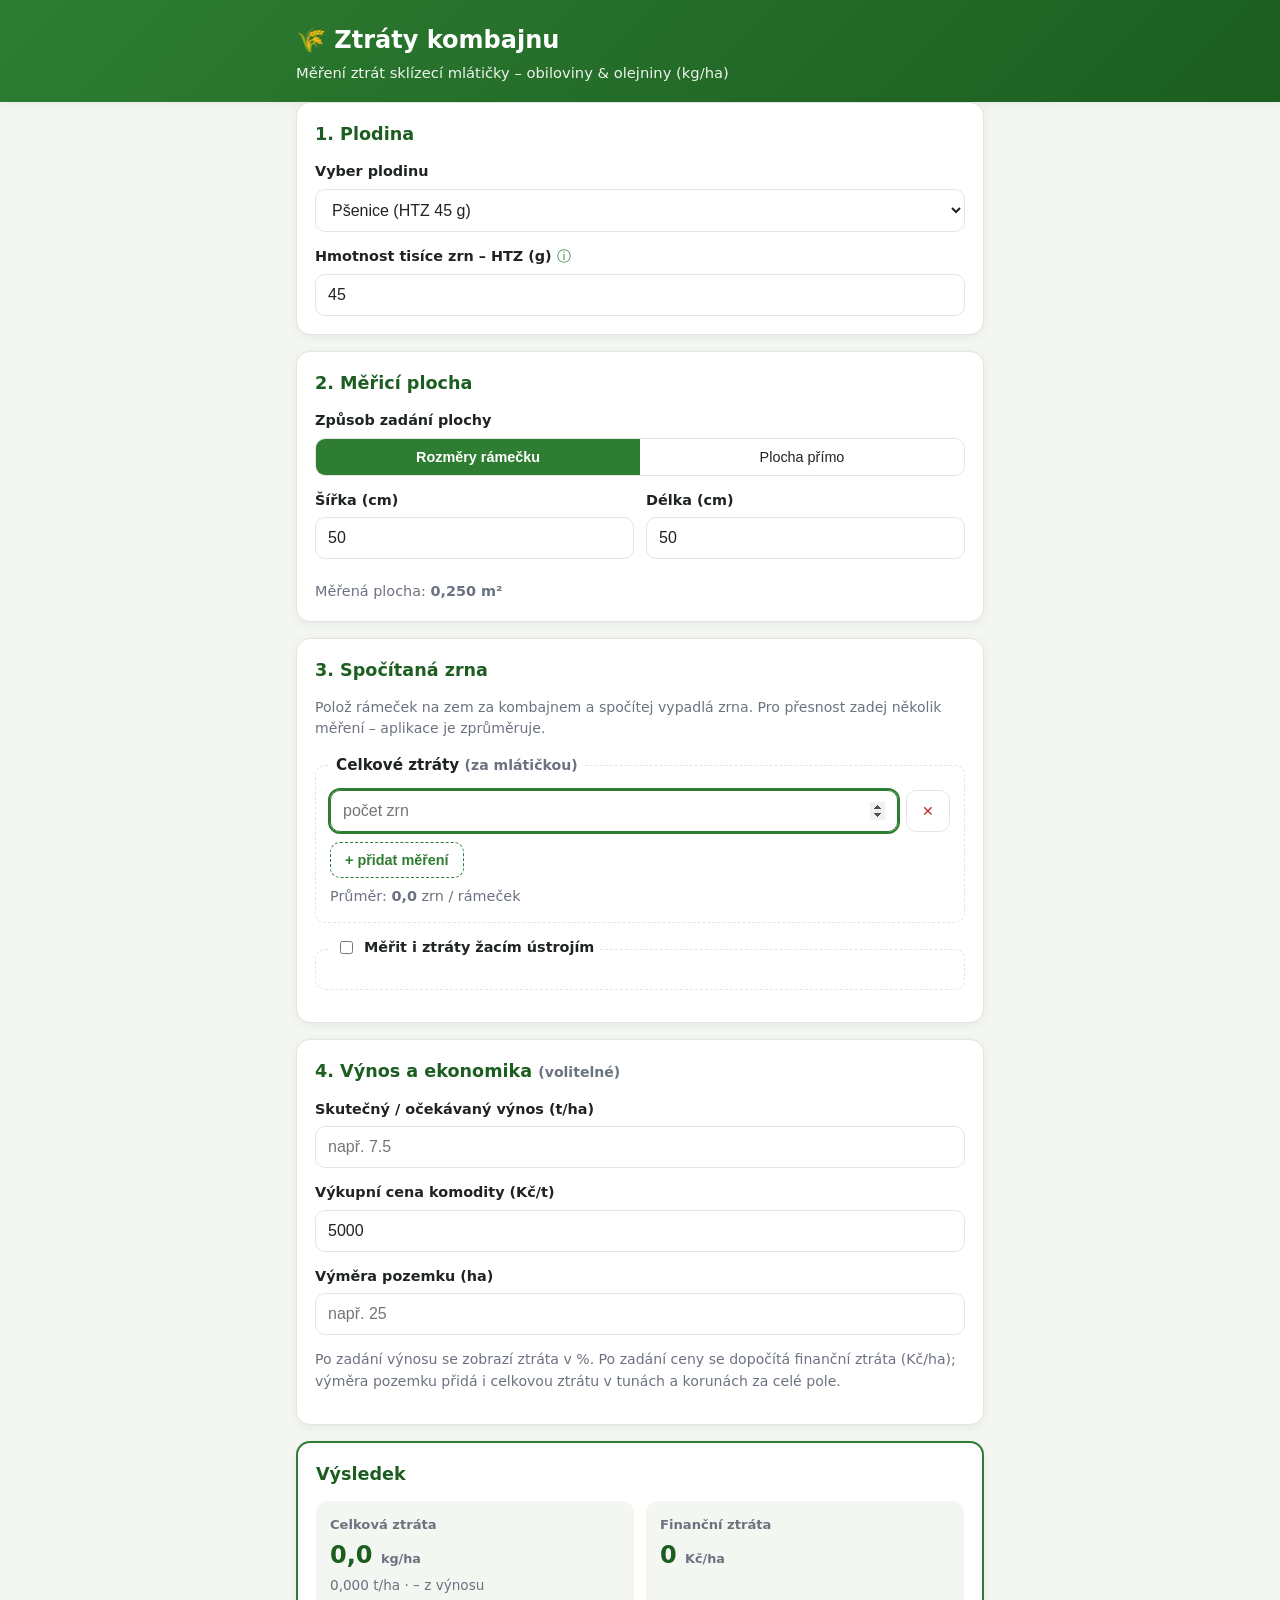
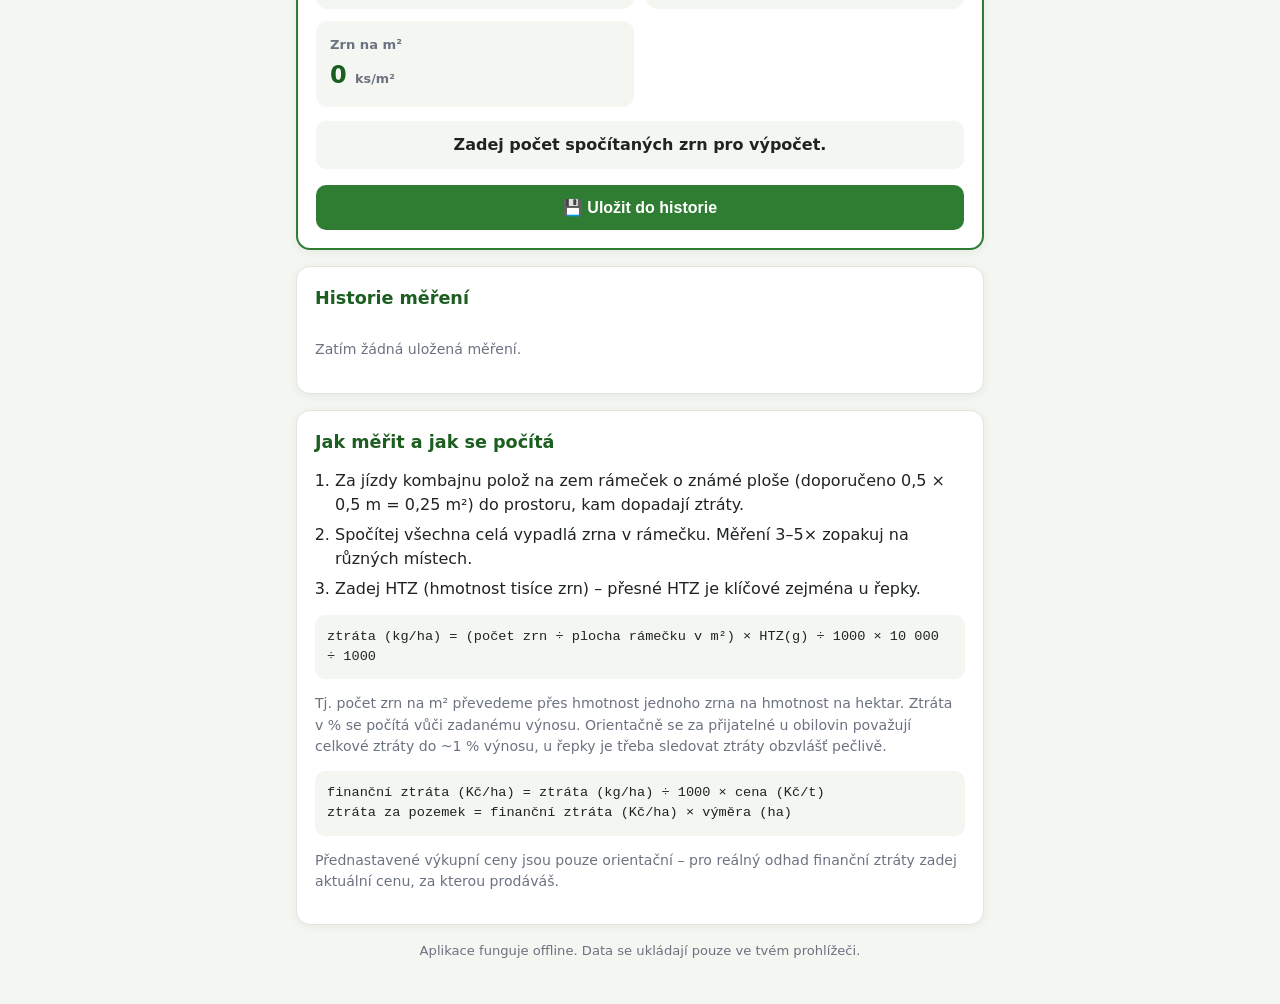
<file: index.html>
<!DOCTYPE html>
<html lang="cs">
<head>
  <meta charset="UTF-8" />
  <meta name="viewport" content="width=device-width, initial-scale=1.0" />
  <meta name="theme-color" content="#2e7d32" />
  <meta name="description" content="Aplikace pro měření ztrát sklízecí mlátičky u obilnin a olejnin – výpočet ztrát v kg/ha a v % z výnosu." />
  <title>Ztráty kombajnu – měření ztrát sklízecí mlátičky</title>
  <link rel="stylesheet" href="css/style.css" />
</head>
<body>
  <header class="app-header">
    <div class="wrap">
      <h1>🌾 Ztráty kombajnu</h1>
      <p class="subtitle">Měření ztrát sklízecí mlátičky – obiloviny &amp; olejniny (kg/ha)</p>
    </div>
  </header>

  <main class="wrap">
    <!-- 1. Plodina -->
    <section class="card">
      <h2>1. Plodina</h2>
      <div class="field">
        <label for="crop">Vyber plodinu</label>
        <select id="crop"></select>
      </div>
      <div class="field">
        <label for="tgw">
          Hmotnost tisíce zrn – HTZ (g)
          <span class="hint" title="HTZ = hmotnost 1000 zrn dané plodiny. Lze upravit podle laboratorního rozboru.">ⓘ</span>
        </label>
        <input type="number" id="tgw" min="0" step="0.1" inputmode="decimal" />
      </div>
    </section>

    <!-- 2. Měřicí rámeček -->
    <section class="card">
      <h2>2. Měřicí plocha</h2>
      <div class="field">
        <label>Způsob zadání plochy</label>
        <div class="seg" id="areaMode">
          <button type="button" data-mode="dims" class="active">Rozměry rámečku</button>
          <button type="button" data-mode="area">Plocha přímo</button>
        </div>
      </div>

      <div id="dimsInputs" class="row">
        <div class="field">
          <label for="frameW">Šířka (cm)</label>
          <input type="number" id="frameW" min="1" step="1" value="50" inputmode="decimal" />
        </div>
        <div class="field">
          <label for="frameL">Délka (cm)</label>
          <input type="number" id="frameL" min="1" step="1" value="50" inputmode="decimal" />
        </div>
      </div>

      <div id="areaInputs" class="field hidden">
        <label for="frameArea">Plocha rámečku (m²)</label>
        <input type="number" id="frameArea" min="0.001" step="0.01" value="0.25" inputmode="decimal" />
      </div>
      <p class="note">Měřená plocha: <strong id="areaInfo">0,25 m²</strong></p>
    </section>

    <!-- 3. Počet zrn -->
    <section class="card">
      <h2>3. Spočítaná zrna</h2>
      <p class="muted">Polož rámeček na zem za kombajnem a spočítej vypadlá zrna. Pro přesnost zadej několik měření – aplikace je zprůměruje.</p>

      <fieldset class="measure">
        <legend>Celkové ztráty <span class="muted">(za mlátičkou)</span></legend>
        <div id="totalCounts" class="counts"></div>
        <button type="button" class="btn-ghost" id="addTotal">+ přidat měření</button>
        <p class="note">Průměr: <strong id="totalAvg">0</strong> zrn / rámeček</p>
      </fieldset>

      <fieldset class="measure">
        <legend>
          <label class="chk"><input type="checkbox" id="enableHeader" /> Měřit i ztráty žacím ústrojím</label>
        </legend>
        <div id="headerBlock" class="hidden">
          <p class="muted">Změř zrna pod žací lištou (před průchodem mlátičkou). Rozdíl pak ukáže ztráty mlácením a separací.</p>
          <div id="headerCounts" class="counts"></div>
          <button type="button" class="btn-ghost" id="addHeader">+ přidat měření</button>
          <p class="note">Průměr: <strong id="headerAvg">0</strong> zrn / rámeček</p>
        </div>
      </fieldset>
    </section>

    <!-- 4. Výnos a ekonomika -->
    <section class="card">
      <h2>4. Výnos a ekonomika <span class="muted">(volitelné)</span></h2>
      <div class="field">
        <label for="yield">Skutečný / očekávaný výnos (t/ha)</label>
        <input type="number" id="yield" min="0" step="0.1" placeholder="např. 7.5" inputmode="decimal" />
      </div>
      <div class="field">
        <label for="price">Výkupní cena komodity (Kč/t)</label>
        <input type="number" id="price" min="0" step="50" inputmode="decimal" />
      </div>
      <div class="field">
        <label for="fieldArea">Výměra pozemku (ha)</label>
        <input type="number" id="fieldArea" min="0" step="0.1" placeholder="např. 25" inputmode="decimal" />
      </div>
      <p class="muted">Po zadání výnosu se zobrazí ztráta v %. Po zadání ceny se dopočítá finanční ztráta (Kč/ha); výměra pozemku přidá i celkovou ztrátu v tunách a korunách za celé pole.</p>
    </section>

    <!-- Výsledky -->
    <section class="card results" id="results">
      <h2>Výsledek</h2>
      <div class="result-grid">
        <div class="result-box">
          <span class="result-label">Celková ztráta</span>
          <span class="result-value"><span id="rTotalKg">0</span> <small>kg/ha</small></span>
          <span class="result-sub"><span id="rTotalT">0</span> t/ha · <span id="rTotalPerc">–</span> z výnosu</span>
        </div>
        <div class="result-box hidden" id="boxMoney">
          <span class="result-label">Finanční ztráta</span>
          <span class="result-value"><span id="rMoneyHa">0</span> <small>Kč/ha</small></span>
        </div>
        <div class="result-box hidden" id="boxHeader">
          <span class="result-label">Ztráta žací lištou</span>
          <span class="result-value"><span id="rHeaderKg">0</span> <small>kg/ha</small></span>
        </div>
        <div class="result-box hidden" id="boxSep">
          <span class="result-label">Ztráta mlácením + separací</span>
          <span class="result-value"><span id="rSepKg">0</span> <small>kg/ha</small></span>
        </div>
        <div class="result-box">
          <span class="result-label">Zrn na m²</span>
          <span class="result-value"><span id="rPerM2">0</span> <small>ks/m²</small></span>
        </div>
      </div>
      <div class="result-total hidden" id="boxField">
        <span class="result-label">Ztráta za celý pozemek (<span id="rFieldHa">0</span> ha)</span>
        <span class="result-value"><span id="rFieldT">0</span> <small>t</small> · <span id="rFieldMoney">0</span> <small>Kč</small></span>
      </div>
      <div class="verdict" id="verdict">Zadej hodnoty pro výpočet.</div>
      <button type="button" class="btn-primary" id="saveBtn">💾 Uložit do historie</button>
    </section>

    <!-- Historie -->
    <section class="card">
      <h2>Historie měření</h2>
      <div id="history" class="history"><p class="muted">Zatím žádná uložená měření.</p></div>
      <button type="button" class="btn-ghost danger hidden" id="clearHistory">Smazat historii</button>
    </section>

    <!-- Metodika -->
    <section class="card info">
      <h2>Jak měřit a jak se počítá</h2>
      <ol>
        <li>Za jízdy kombajnu polož na zem rámeček o známé ploše (doporučeno 0,5 × 0,5 m = 0,25 m²) do prostoru, kam dopadají ztráty.</li>
        <li>Spočítej všechna celá vypadlá zrna v rámečku. Měření 3–5× zopakuj na různých místech.</li>
        <li>Zadej HTZ (hmotnost tisíce zrn) – přesné HTZ je klíčové zejména u řepky.</li>
      </ol>
      <p class="formula">
        ztráta (kg/ha) = (počet zrn ÷ plocha rámečku v m²) × HTZ(g) ÷ 1000 × 10&nbsp;000 ÷ 1000
      </p>
      <p class="muted">
        Tj. počet zrn na m² převedeme přes hmotnost jednoho zrna na hmotnost na hektar.
        Ztráta v % se počítá vůči zadanému výnosu. Orientačně se za přijatelné u obilovin
        považují celkové ztráty do ~1 % výnosu, u řepky je třeba sledovat ztráty obzvlášť pečlivě.
      </p>
      <p class="formula">
        finanční ztráta (Kč/ha) = ztráta (kg/ha) ÷ 1000 × cena (Kč/t)<br />
        ztráta za pozemek = finanční ztráta (Kč/ha) × výměra (ha)
      </p>
      <p class="muted">
        Přednastavené výkupní ceny jsou pouze orientační – pro reálný odhad finanční ztráty
        zadej aktuální cenu, za kterou prodáváš.
      </p>
    </section>
  </main>

  <footer class="wrap foot">
    <p>Aplikace funguje offline. Data se ukládají pouze ve tvém prohlížeči.</p>
  </footer>

  <script src="js/crops.js"></script>
  <script src="js/app.js"></script>
</body>
</html>
</file>
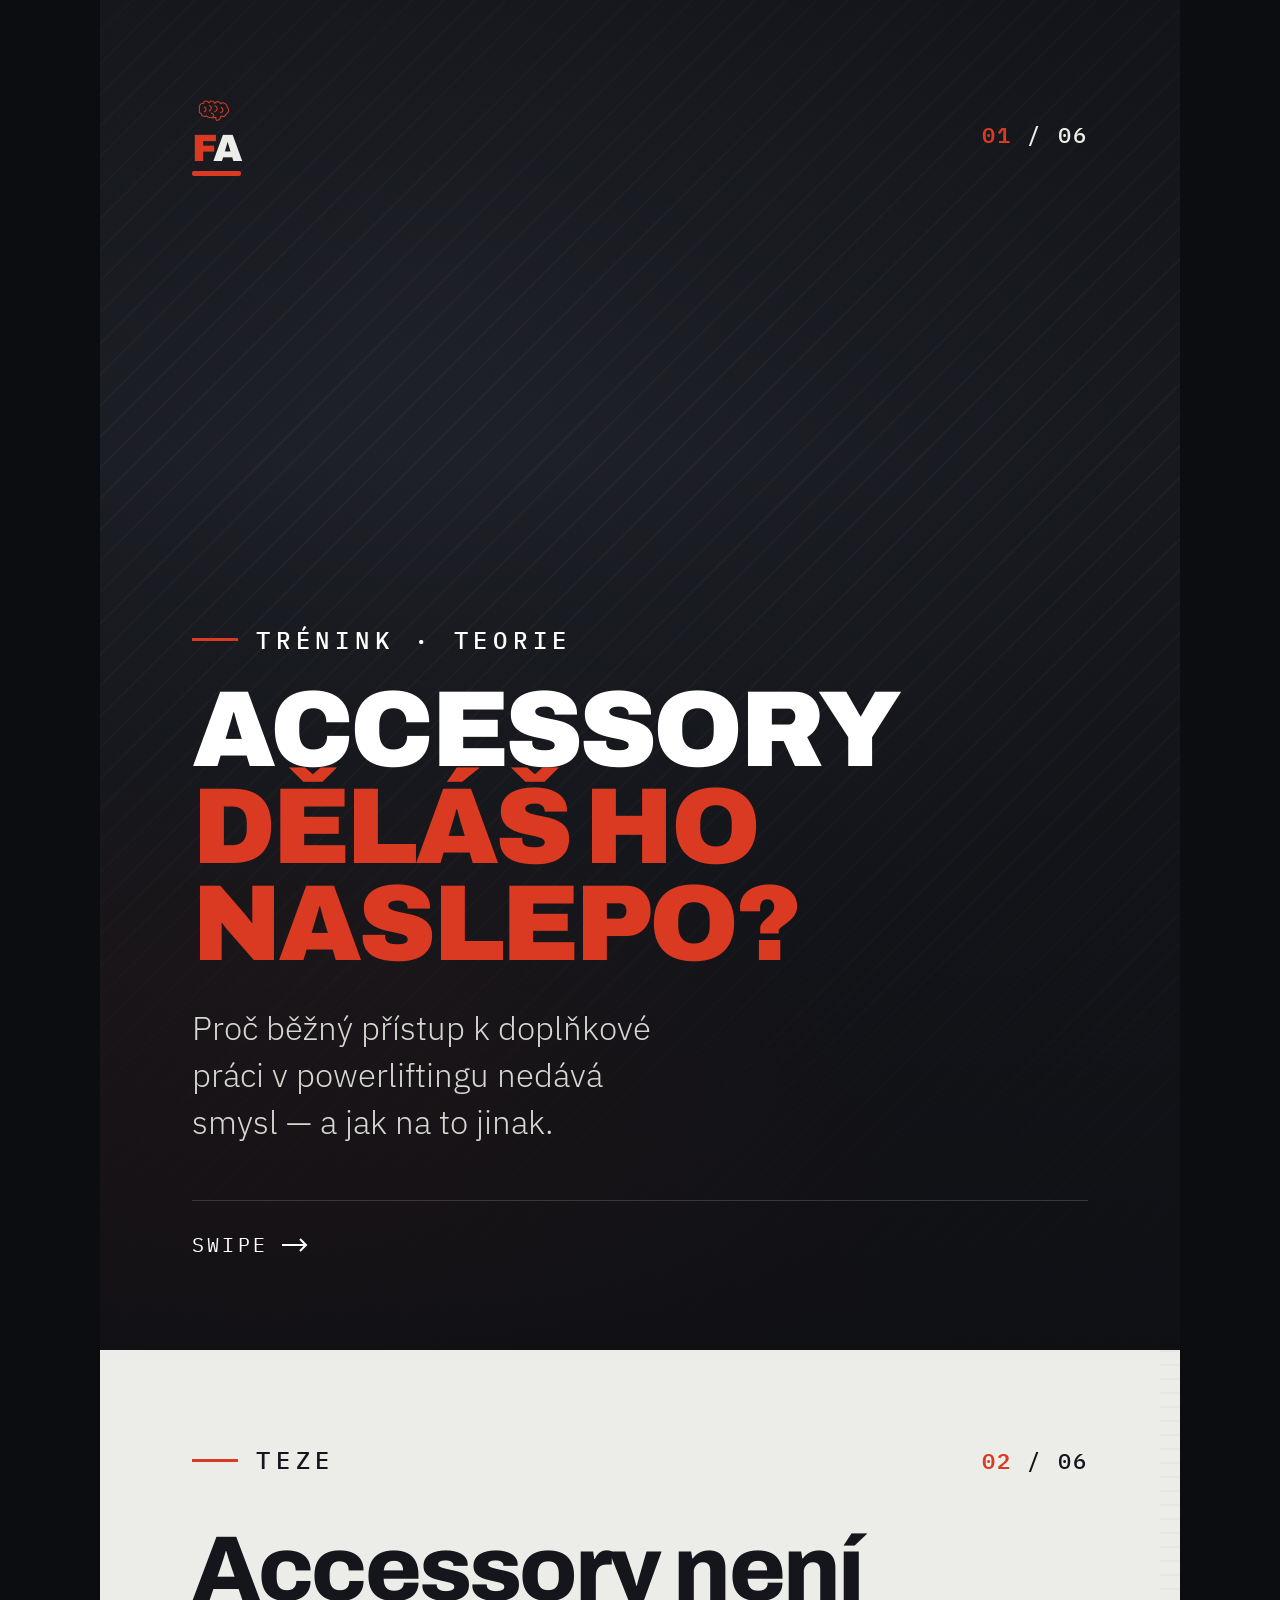
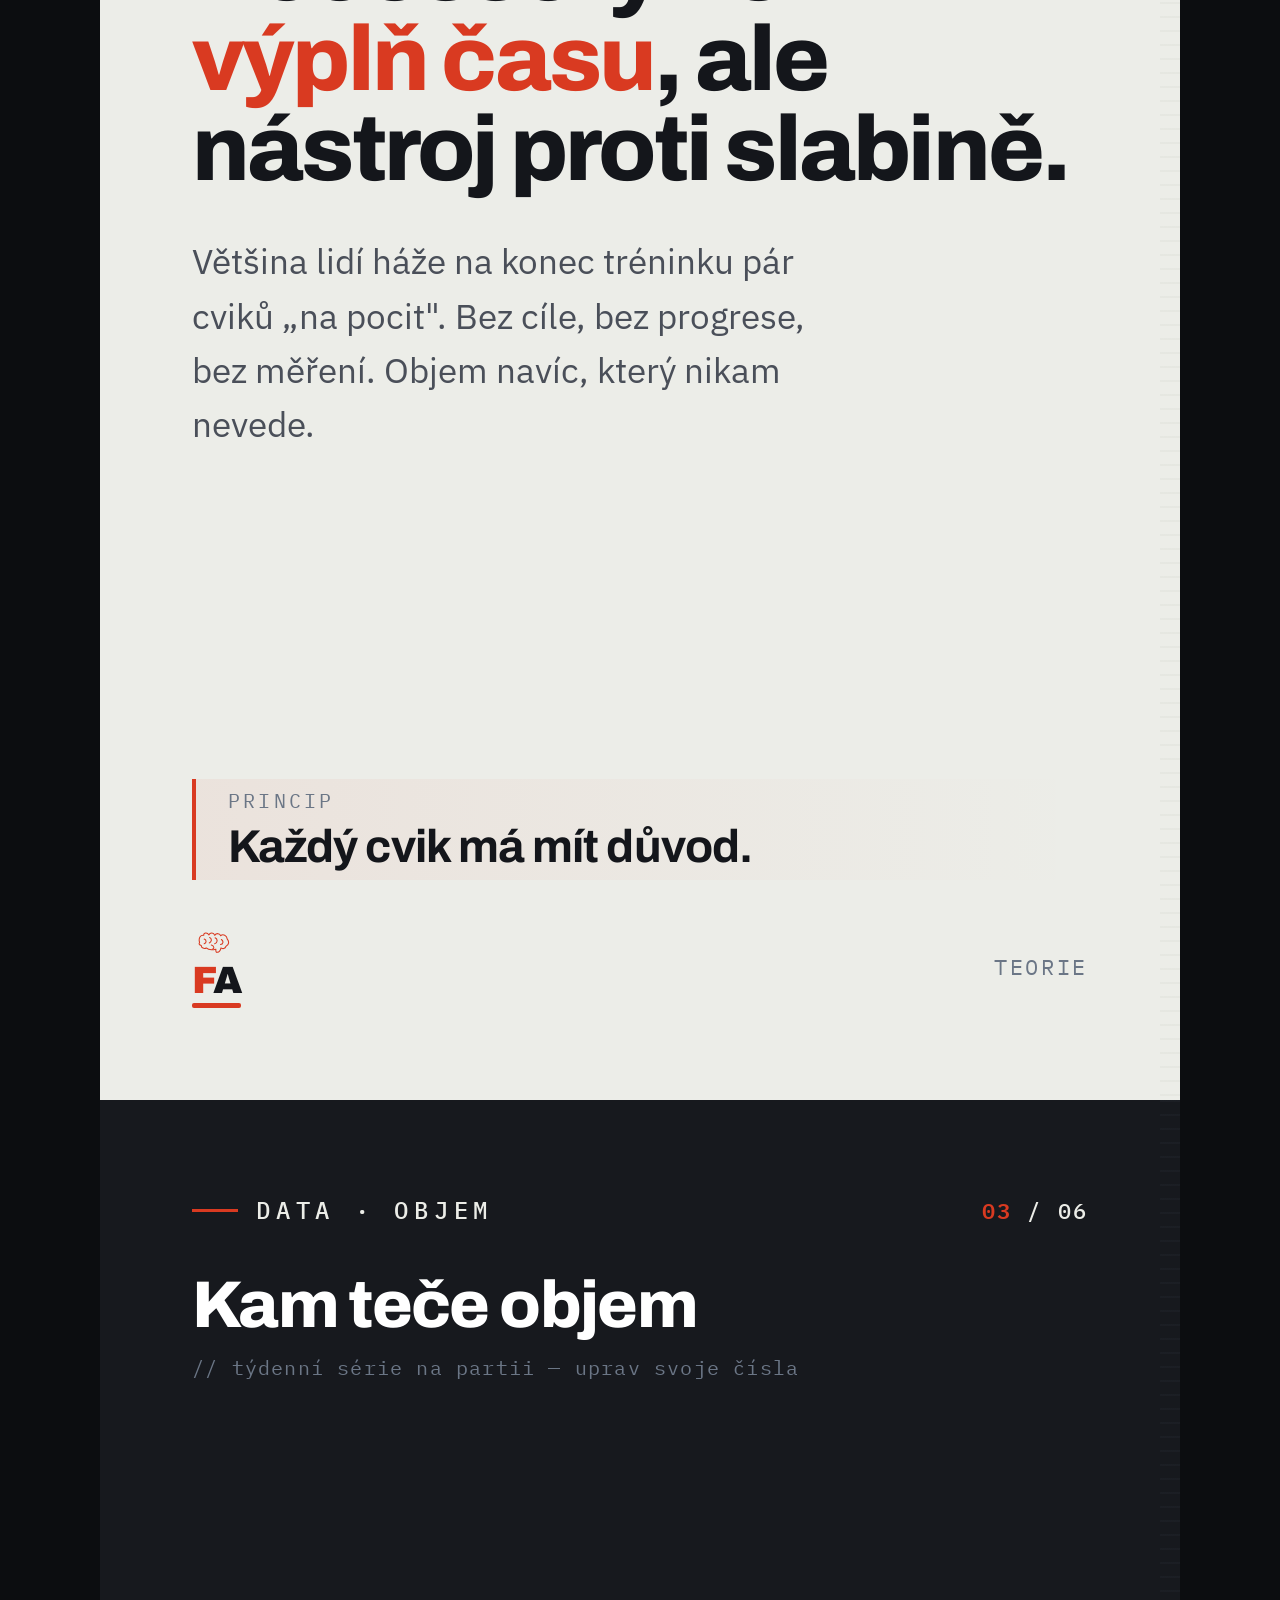
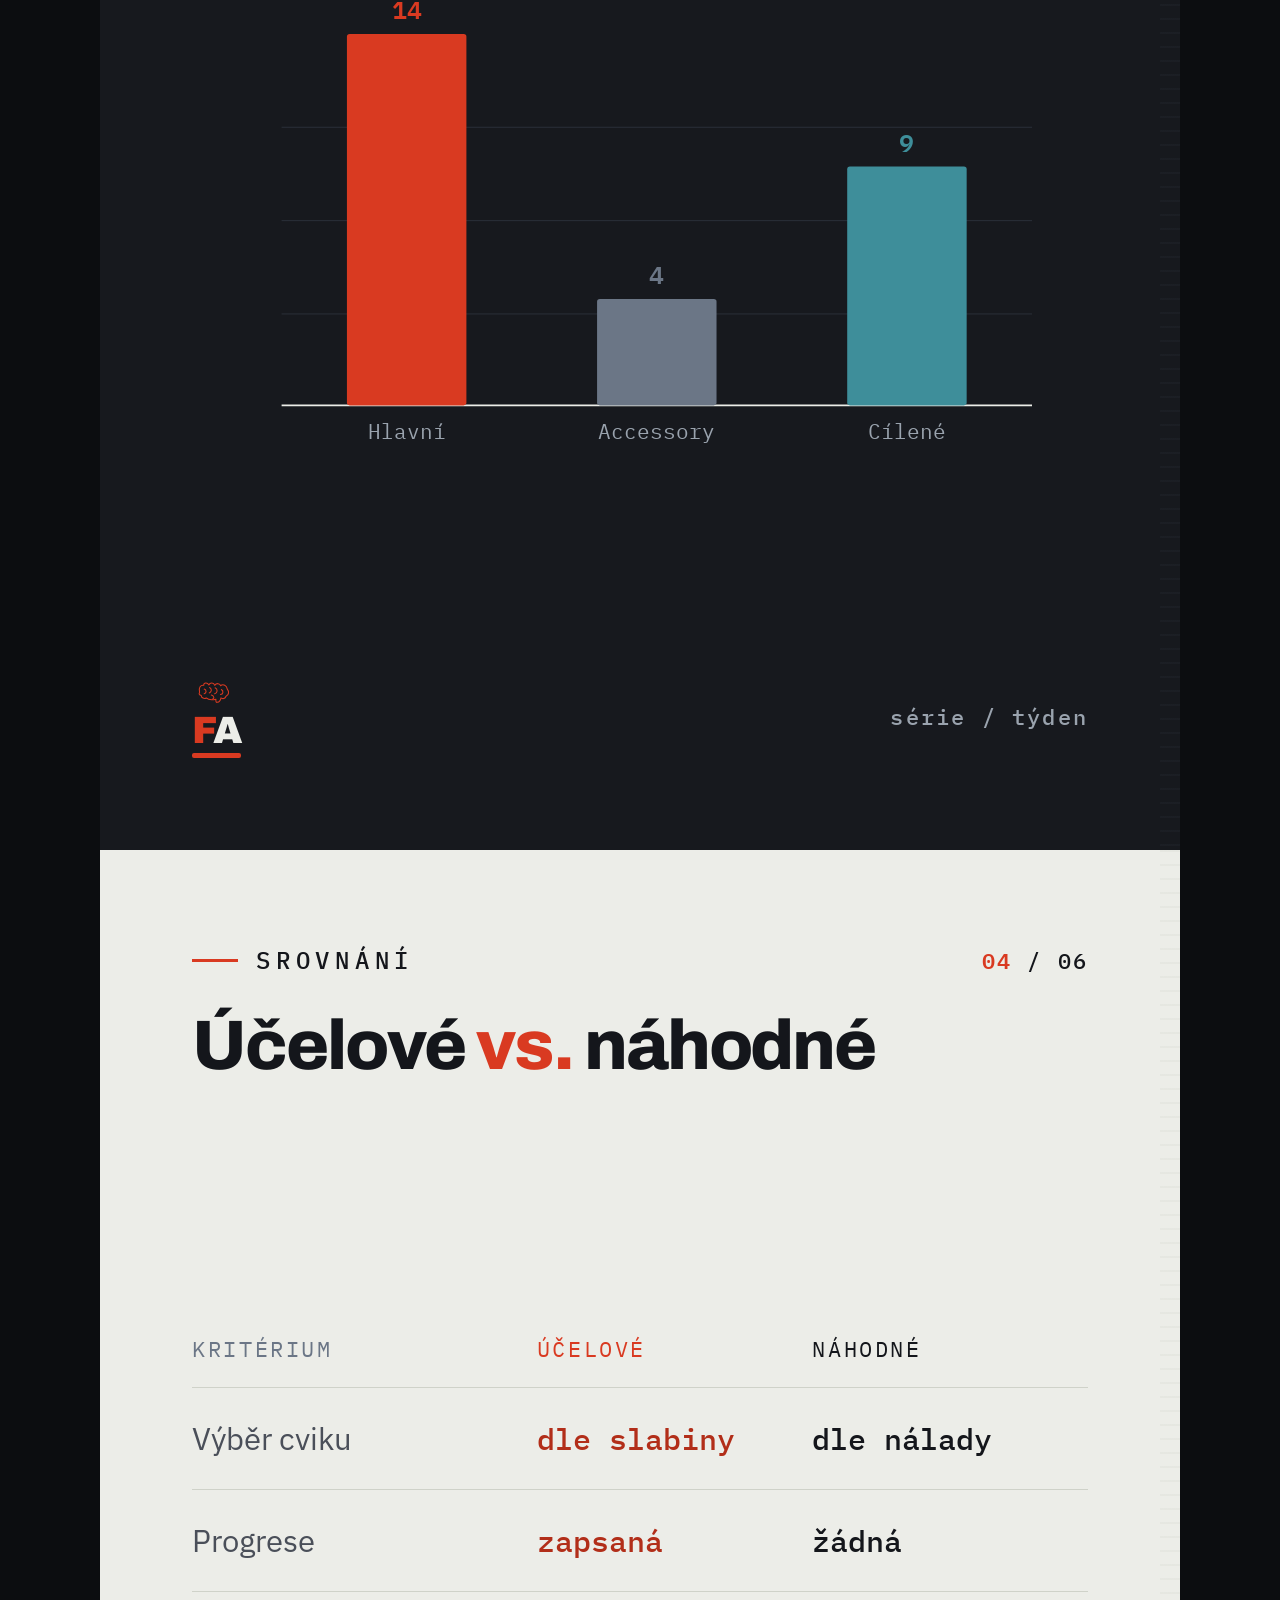
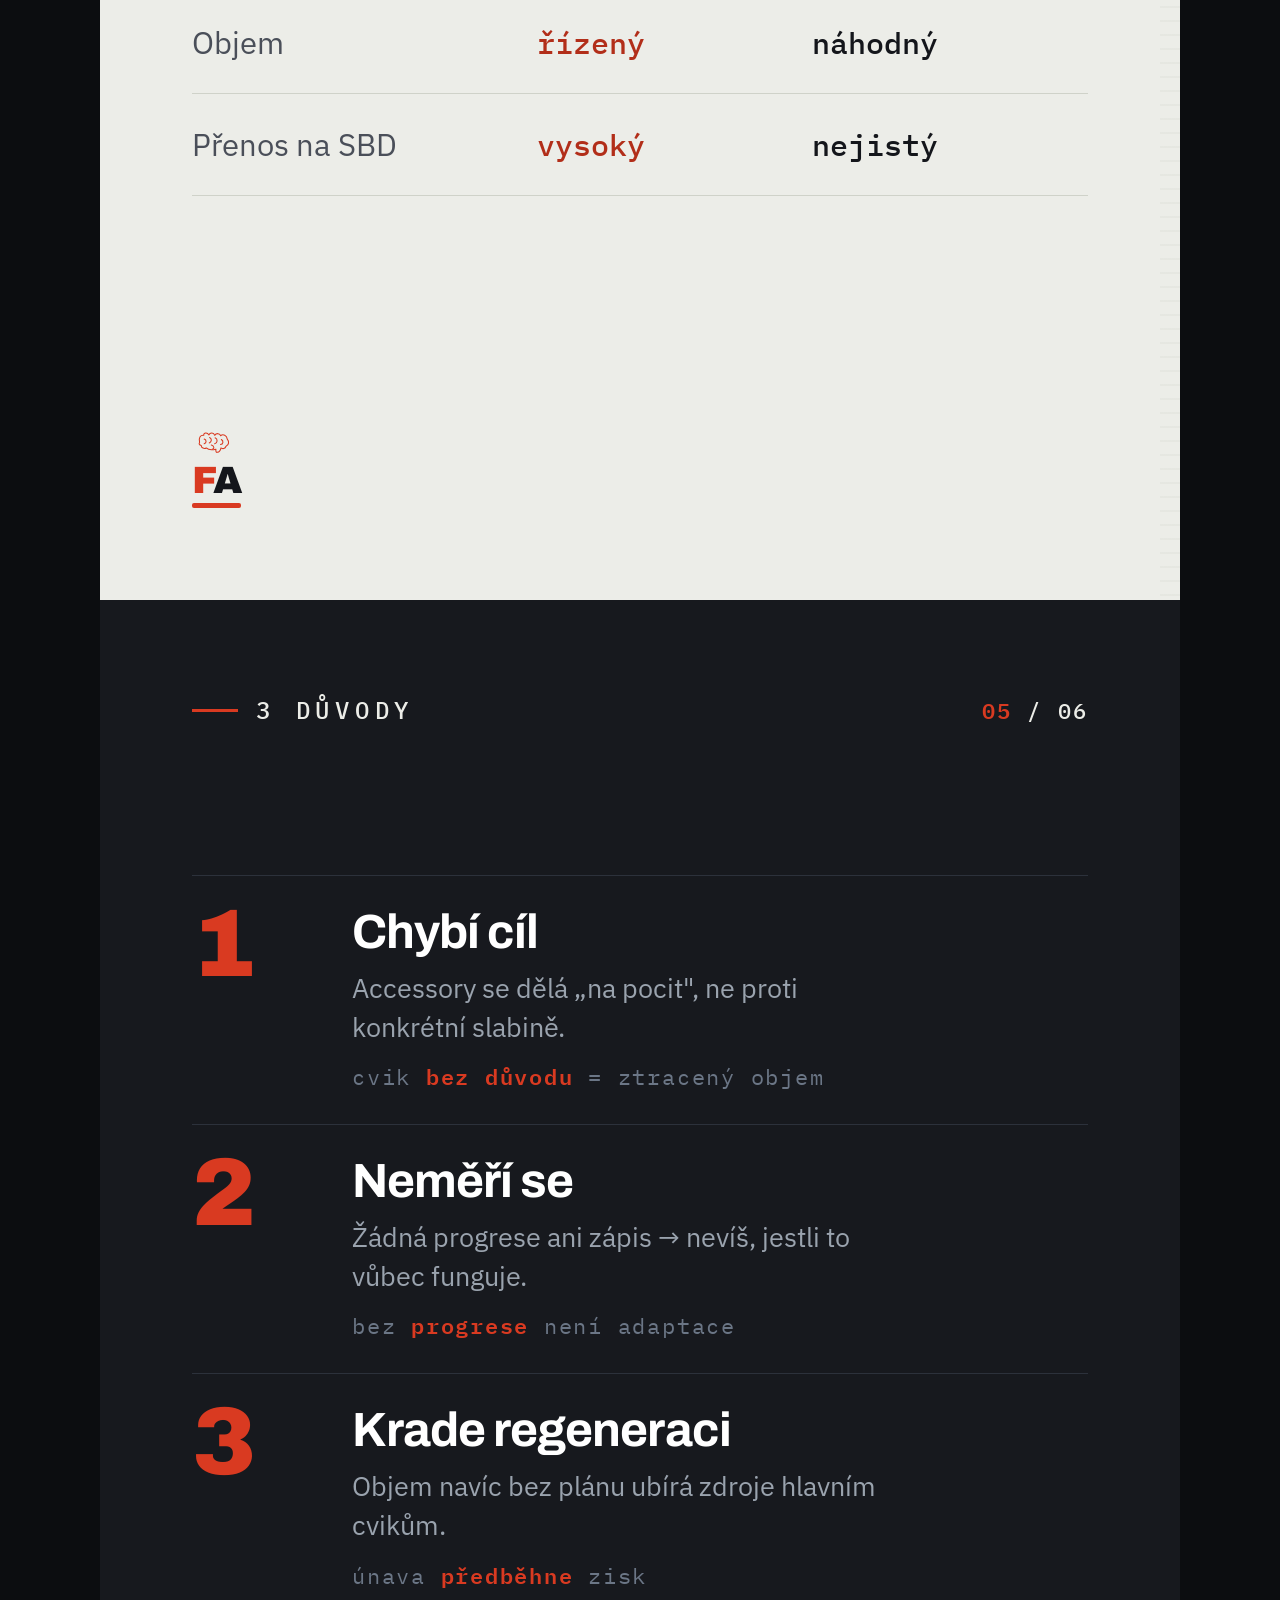
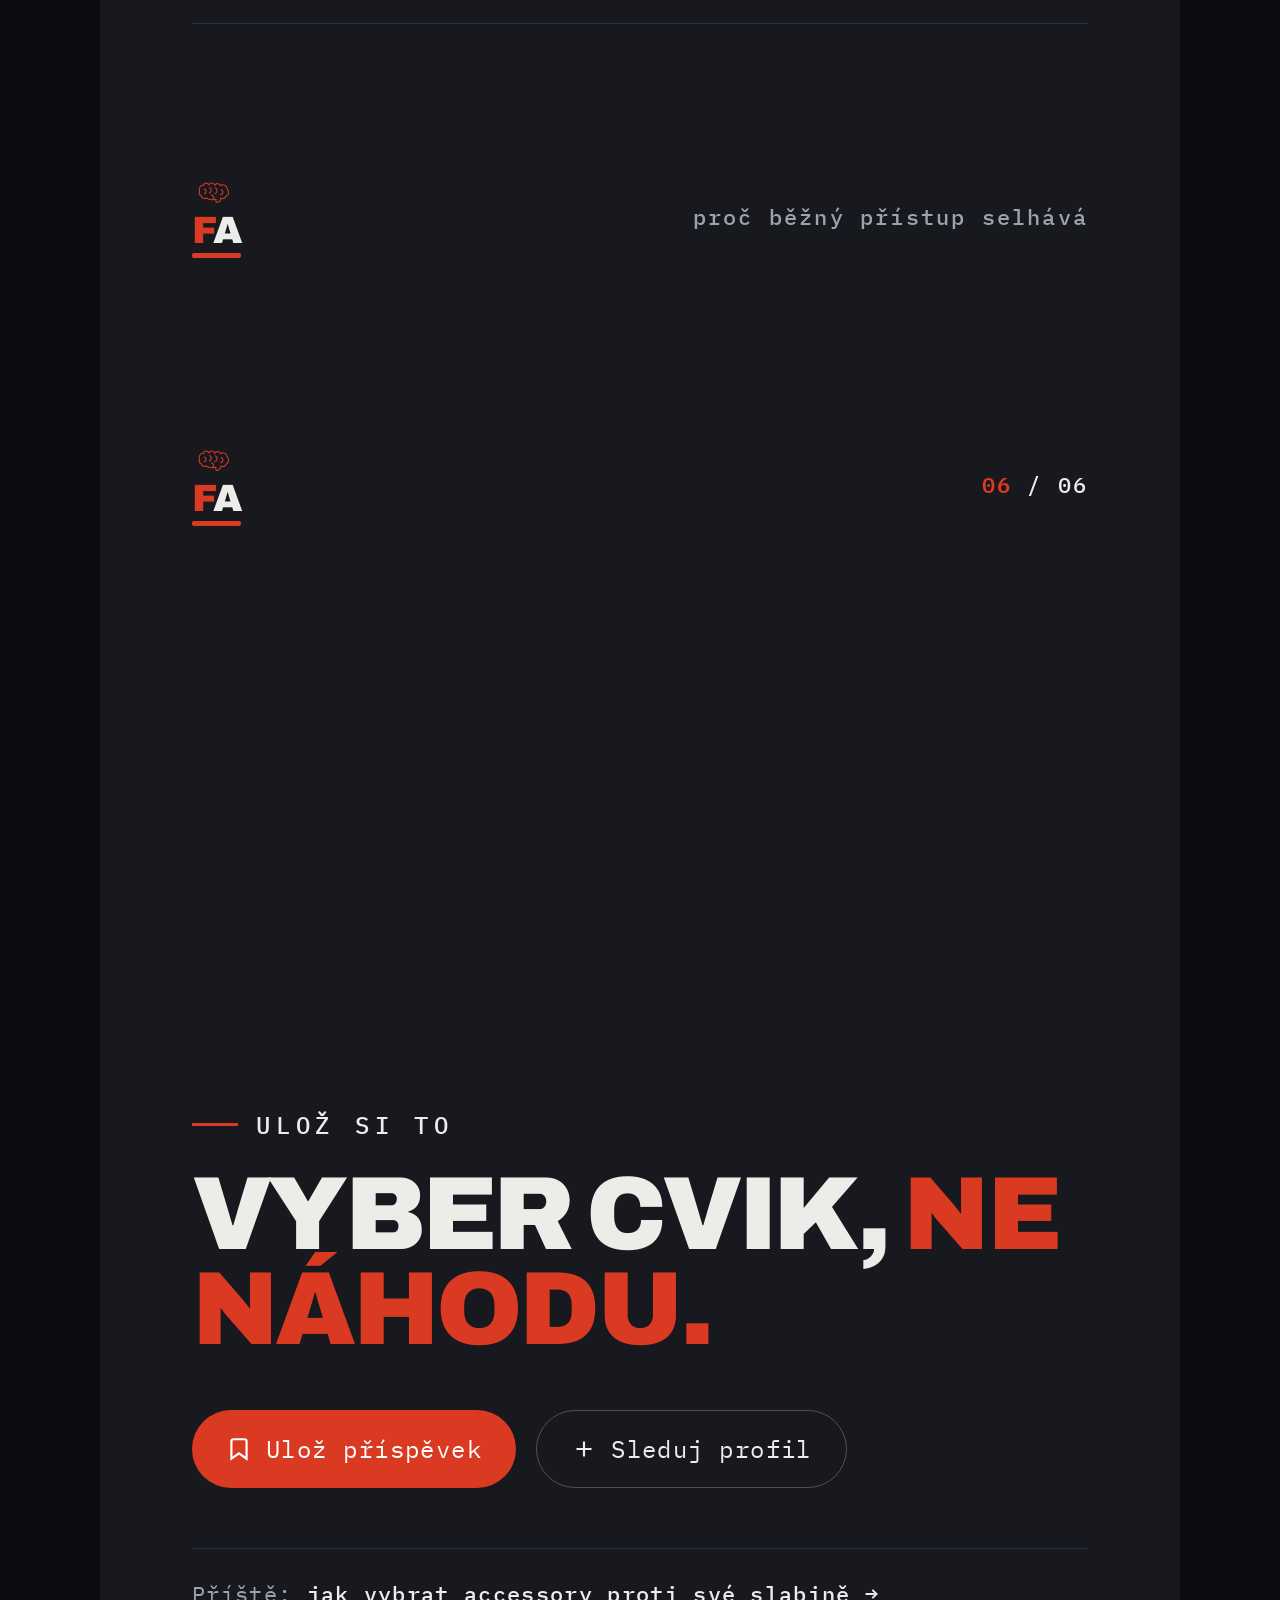
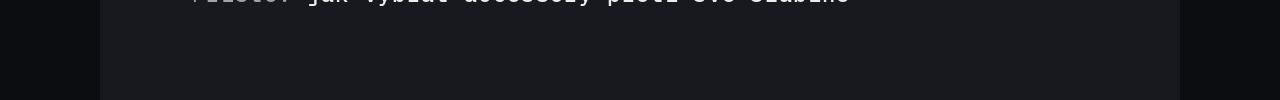
<file: editor/canva-accessory.html>
<!DOCTYPE html><html lang="cs"><head><meta charset="utf-8"/>
<link rel="preconnect" href="https://fonts.googleapis.com"/>
<link href="https://fonts.googleapis.com/css2?family=Archivo:wght@400;700;800;900&family=IBM+Plex+Mono:wght@400;500;600&family=IBM+Plex+Sans:wght@300;400;500;600;700&display=swap" rel="stylesheet"/>
<style>*{box-sizing:border-box}html,body{margin:0;padding:0}body{background:#0C0D10}
.slide{margin:0 auto;display:flex}
.grain::after{content:none!important;display:none!important;background:none!important}
/* =====================================================================
   CHALK & IRON — styly slajdů (1080×1350 / 1080×1080)
   Použité pro živý náhled i pro export do PNG.
   ===================================================================== */

:root {
  --iron:      #17191E;
  --iron-2:    #1F232B;
  --iron-line: #2C313B;
  --chalk:     #ECEDE8;
  --chalk-2:   #E1E3DC;
  --chalk-line:#CFD2C9;
  --ink:       #14161B;
  --ink-soft:  #4A4F59;
  --red:       #D93A21;
  --red-deep:  #B22E19;
  --steel:     #6B7686;
  --steel-lt:  #9AA3AE;
  --sand:      #C7A24B;
  --teal:      #3E8E9A;
  --pad: 92px;
}

/* ---------- SLIDE BASE (skutečných 1080×1350) ---------- */
.slide {
  width: 1080px; height: 1350px; position: relative; overflow: hidden;
  padding: var(--pad); display: flex; flex-direction: column;
  font-family: "IBM Plex Sans", system-ui, sans-serif;
  -webkit-font-smoothing: antialiased;
}
.slide.sq { width: 1080px; height: 1080px; }
.s-chalk { background: var(--chalk); color: var(--ink); }
.s-dark  { background: var(--iron);  color: var(--chalk); }

/* grain overlay */
.grain::after {
  content: ""; position: absolute; inset: 0; pointer-events: none; opacity: 0.5; mix-blend-mode: overlay;
  background-image: url("data:image/svg+xml,%3Csvg xmlns='http://www.w3.org/2000/svg' width='140' height='140'%3E%3Cfilter id='n'%3E%3CfeTurbulence type='fractalNoise' baseFrequency='0.9' numOctaves='2'/%3E%3C/filter%3E%3Crect width='100%25' height='100%25' filter='url(%23n)'/%3E%3C/svg%3E");
}

/* knurling edge motif */
.knurl { position: absolute; top: 0; bottom: 0; width: 20px; right: 0; }
.knurl-fill {
  position: absolute; inset: 0;
  background-image: repeating-linear-gradient(to bottom, currentColor 0 2px, transparent 2px 14px);
  opacity: 0.22;
}
.s-chalk .knurl { color: var(--chalk-line); }
.s-dark  .knurl { color: var(--iron-line); }

/* eyebrow */
.eyebrow { font-family: "IBM Plex Mono", monospace; font-size: 24px; font-weight: 500;
  letter-spacing: 0.24em; text-transform: uppercase; display: flex; align-items: center; gap: 18px; }
.eyebrow::before { content: ""; width: 46px; height: 3px; background: var(--red); flex: none; }
.s-chalk .eyebrow { color: var(--ink); }
.s-dark  .eyebrow { color: var(--chalk); }

/* rail */
.rail { font-family: "IBM Plex Mono", monospace; font-size: 22px; letter-spacing: 0.12em;
  text-transform: uppercase; display: flex; align-items: center; }
.s-chalk .rail { color: var(--steel); }
.s-dark  .rail { color: var(--steel-lt); }

/* brand lockup → čisté FA logo */
.brand { display: flex; align-items: center; gap: 16px; }
.brand-mark { display: inline-flex; flex-direction: column; align-items: flex-start; gap: 6px; flex: none; }
.brain-ico { width: 42px; height: auto; color: var(--red); flex: none; }
.brand-mark .fa { font-family: "Archivo", sans-serif; font-weight: 900; font-size: 38px;
  line-height: 0.9; letter-spacing: -0.05em; text-transform: uppercase; position: relative; padding-bottom: 10px; }
.brand-mark .fa i { font-style: normal; color: var(--red); }
.brand-mark .fa::after { content: ""; position: absolute; left: 0; bottom: 0; height: 5px; width: 100%;
  background: var(--red); border-radius: 2px; }

/* counter */
.counter { font-family: "IBM Plex Mono", monospace; font-size: 22px; font-weight: 500; letter-spacing: 0.1em; }
.counter b { color: var(--red); font-weight: 600; }

.head-row { display: flex; align-items: center; justify-content: space-between; }
.foot-row { display: flex; align-items: center; justify-content: space-between; margin-top: 44px; }
.spacer { flex: 1; }

/* ---------- COVER ---------- */
.s-cover { background: var(--iron); color: var(--chalk); padding: 0; }
.s-cover .bg { position: absolute; inset: 0;
  background:
    repeating-linear-gradient(135deg, rgba(255,255,255,0.03) 0 2px, transparent 2px 22px),
    radial-gradient(120% 100% at 30% 20%, #22252c 0%, #16181d 70%); }
.s-cover .photo { position: absolute; inset: 0; }
.s-cover .photo img { width: 100%; height: 100%; object-fit: cover; display: block;
  filter: grayscale(0.25) contrast(1.05); }
.s-cover .tint { position: absolute; inset: 0; background: var(--red); mix-blend-mode: multiply; opacity: 0.14; }
.s-cover .shade { position: absolute; inset: 0;
  background:
    linear-gradient(180deg, rgba(15,16,20,0.55) 0%, rgba(15,16,20,0.12) 34%, rgba(15,16,20,0.72) 78%, rgba(15,16,20,0.96) 100%),
    radial-gradient(120% 80% at 15% 100%, rgba(217,58,33,0.28) 0%, transparent 55%); }
.s-cover .cover-inner { position: absolute; inset: 0; padding: var(--pad); display: flex; flex-direction: column; }
.cover-top { display: flex; align-items: center; justify-content: space-between; }
.cover-body { margin-top: auto; }
.cover-body .eyebrow { color: #fff; margin-bottom: 26px; }
.cover-title { font-family: "Archivo"; font-weight: 900; font-size: 108px; line-height: 0.9;
  letter-spacing: -0.035em; text-transform: uppercase; margin: 0; color: #fff; }
.cover-title em { font-style: normal; color: var(--red); display: block; }
.cover-sub { font-size: 33px; line-height: 1.42; color: #D6D8D3; max-width: 24ch; margin: 32px 0 0; font-weight: 300; }
.cover-foot { margin-top: 54px; padding-top: 30px; border-top: 1px solid rgba(255,255,255,0.16); }
.swipe { display: inline-flex; align-items: center; gap: 12px; font-family: "IBM Plex Mono", monospace;
  font-size: 20px; letter-spacing: 0.16em; text-transform: uppercase; color: #fff; }
.swipe svg { width: 30px; height: 18px; }

/* ---------- CONCEPT / TEXT ---------- */
.slide-h { font-family: "Archivo"; font-weight: 800; font-size: 92px; line-height: 0.98;
  letter-spacing: -0.03em; margin: 46px 0 0; }
.slide-h .hl { color: var(--red); }
.body-copy { font-size: 35px; line-height: 1.55; color: var(--ink-soft); max-width: 30ch; margin: 40px 0 0; }
.s-dark .body-copy { color: var(--steel-lt); }
.callout { margin-top: auto; border-left: 4px solid var(--red); padding: 8px 0 8px 32px;
  background: linear-gradient(90deg, rgba(217,58,33,0.06), transparent); }
.callout .k { font-family: "IBM Plex Mono", monospace; font-size: 20px; letter-spacing: 0.16em; text-transform: uppercase; color: var(--steel); }
.callout .v { font-family: "Archivo"; font-weight: 700; font-size: 46px; line-height: 1.1; margin-top: 8px; letter-spacing: -0.02em; }
.s-chalk .callout .v { color: var(--ink); }
.s-dark  .callout .v { color: #fff; }

/* ---------- BIG STAT ---------- */
.s-stat { justify-content: center; }
.stat-num { font-family: "Archivo"; font-weight: 900; font-size: 340px; line-height: 0.82;
  letter-spacing: -0.05em; color: var(--red); margin: 24px 0; }
.stat-num small { font-size: 120px; color: var(--chalk); -webkit-text-stroke: 2px var(--iron-line); }
.stat-label { font-family: "Archivo"; font-weight: 700; font-size: 58px; line-height: 1.06; letter-spacing: -0.02em; max-width: 22ch; }
.stat-sub { font-family: "IBM Plex Mono", monospace; font-size: 24px; line-height: 1.5; color: var(--steel-lt); margin-top: 28px; max-width: 40ch; letter-spacing: 0.04em; }

/* ---------- CTA ---------- */
.cta-body { margin-top: auto; }
.cta-h { font-family: "Archivo"; font-weight: 900; font-size: 104px; line-height: 0.92; letter-spacing: -0.035em;
  text-transform: uppercase; margin: 0; }
.cta-h em { font-style: normal; color: var(--red); }
.cta-actions { display: flex; gap: 20px; margin-top: 52px; flex-wrap: wrap; }
.pill { display: inline-flex; align-items: center; gap: 14px; font-family: "IBM Plex Mono", monospace;
  font-size: 24px; letter-spacing: 0.06em; padding: 22px 34px; border-radius: 999px; }
.pill-solid { background: var(--red); color: #fff; }
.pill-ghost { border: 1px solid rgba(255,255,255,0.24); color: var(--chalk); }
.s-chalk .pill-ghost { border-color: var(--chalk-line); color: var(--ink); }
.pill svg { width: 26px; height: 26px; }
.cta-next { margin-top: 60px; padding-top: 30px; border-top: 1px solid var(--iron-line);
  font-family: "IBM Plex Mono", monospace; font-size: 22px; color: var(--steel-lt); letter-spacing: 0.06em; }
.s-chalk .cta-next { border-color: var(--chalk-line); color: var(--steel); }
.cta-next b { color: var(--chalk); font-weight: 500; }
.s-chalk .cta-next b { color: var(--ink); }

/* ---------- FACTS ---------- */
.facts { margin-top: 44px; display: flex; flex-direction: column; flex: 1; justify-content: center; }
.fact { display: grid; grid-template-columns: 300px 1fr; gap: 36px; align-items: center;
  padding: 40px 0; border-top: 1px solid var(--chalk-line); }
.fact:last-child { border-bottom: 1px solid var(--chalk-line); }
.s-dark .fact { border-color: var(--iron-line); }
.fact .fv { font-family: "Archivo"; font-weight: 900; font-size: 84px; line-height: 0.82;
  letter-spacing: -0.04em; color: var(--red); }
.fact .fv small { display: block; font-family: "IBM Plex Mono", monospace; font-weight: 500;
  font-size: 22px; color: var(--steel); letter-spacing: 0.06em; margin-top: 14px; text-transform: uppercase; }
.fact .ft { font-size: 33px; line-height: 1.4; }
.s-chalk .fact .ft { color: var(--ink); }
.s-dark  .fact .ft { color: #fff; }
.fact .ft b { font-weight: 600; }

/* ---------- TERM (jeden pojem) ---------- */
.term { margin-top: auto; margin-bottom: auto; }
.term-abbr { font-family: "Archivo"; font-weight: 900; font-size: 210px; line-height: 0.82;
  letter-spacing: -0.045em; color: var(--red); margin: 0; }
.term-full { font-family: "IBM Plex Mono", monospace; font-size: 32px; letter-spacing: 0.06em;
  text-transform: uppercase; margin: 18px 0 0; }
.s-chalk .term-full { color: var(--ink-soft); }
.s-dark  .term-full { color: var(--steel-lt); }
.term-def { font-size: 40px; line-height: 1.38; margin: 46px 0 0; max-width: 25ch; }
.s-chalk .term-def { color: var(--ink); }
.s-dark  .term-def { color: #fff; }
.term-eg { margin-top: 38px; border-left: 4px solid var(--red); padding: 8px 0 8px 30px;
  font-family: "IBM Plex Mono", monospace; font-size: 27px; line-height: 1.5; }
.s-chalk .term-eg { color: var(--steel); }
.s-dark  .term-eg { color: var(--steel-lt); }
.term-eg b { color: var(--red-deep); font-weight: 600; }
.s-dark .term-eg b { color: var(--red); }
.term-eg .k { display: block; font-size: 20px; letter-spacing: 0.18em; text-transform: uppercase;
  color: var(--steel); margin-bottom: 8px; }

/* ---------- GLOSÁŘ (víc pojmů / slide) ---------- */
.gloss { margin-top: 38px; display: flex; flex-direction: column; flex: 1; justify-content: center; }
.gloss-row { display: grid; grid-template-columns: 288px 1fr; gap: 30px; align-items: center;
  padding: 26px 0; border-top: 1px solid var(--chalk-line); }
.gloss-row:last-child { border-bottom: 1px solid var(--chalk-line); }
.gloss-abbr { font-family: "Archivo"; font-weight: 800; font-size: 42px; line-height: 1.0;
  letter-spacing: -0.02em; color: var(--red); }
.gloss-def { font-size: 29px; line-height: 1.34; color: var(--ink-soft); }
.gloss-def b { color: var(--ink); font-weight: 600; }
.s-dark .gloss-row { border-color: var(--iron-line); }
.s-dark .gloss-def { color: var(--steel-lt); }
.s-dark .gloss-def b { color: #fff; }

/* ---------- CHART (sloupce) ---------- */
.chart-wrap { margin-top: 44px; flex: 1; display: flex; flex-direction: column; }
.chart-title { font-family: "Archivo"; font-weight: 800; font-size: 66px; letter-spacing: -0.025em; line-height: 1.0; margin: 0; }
.s-chalk .chart-title { color: var(--ink); }
.s-dark  .chart-title { color: #fff; }
.chart-note { font-family: "IBM Plex Mono", monospace; font-size: 20px; color: var(--steel); margin: 16px 0 0; letter-spacing: 0.06em; }
.chart { flex: 1; margin-top: 30px; min-height: 0; }

/* ---------- STEPS / DŮVODY ---------- */
.steps { margin-top: 40px; display: flex; flex-direction: column; flex: 1; justify-content: center; }
.step { display: grid; grid-template-columns: 132px 1fr; gap: 28px; align-items: start;
  padding: 30px 0; border-top: 1px solid var(--chalk-line); }
.step:last-child { border-bottom: 1px solid var(--chalk-line); }
.s-dark .step { border-color: var(--iron-line); }
.step .num { font-family: "Archivo"; font-weight: 900; font-size: 96px; line-height: 0.8; color: var(--red); letter-spacing: -0.04em; }
.step .st-h { font-family: "Archivo"; font-weight: 700; font-size: 48px; letter-spacing: -0.02em; margin: 0; }
.s-chalk .step .st-h { color: var(--ink); }
.s-dark  .step .st-h { color: #fff; }
.step .st-b { font-size: 27px; line-height: 1.45; margin: 10px 0 0; max-width: 34ch; }
.s-chalk .step .st-b { color: var(--ink-soft); }
.s-dark  .step .st-b { color: var(--steel-lt); }
.step .st-m { font-family: "IBM Plex Mono", monospace; font-size: 22px; color: var(--steel); margin-top: 12px; letter-spacing: 0.08em; }
.step .st-m b { color: var(--red-deep); font-weight: 600; }
.s-dark .step .st-m b { color: var(--red); }

/* ---------- TABLE (A vs B) ---------- */
.ctable { margin-top: 40px; flex: 1; display: flex; flex-direction: column; justify-content: center; }
.crow { display: grid; grid-template-columns: 1.25fr 1fr 1fr; align-items: center;
  padding: 30px 0; border-top: 1px solid var(--chalk-line); }
.crow:last-child { border-bottom: 1px solid var(--chalk-line); }
.s-dark .crow { border-color: var(--iron-line); }
.chead { border-top: none; padding-bottom: 24px; font-family: "IBM Plex Mono", monospace;
  font-size: 22px; letter-spacing: 0.12em; text-transform: uppercase; color: var(--steel); }
.chead .c1 { color: var(--red); }
.s-chalk .chead .c2 { color: var(--ink); }
.s-dark  .chead .c2 { color: #fff; }
.crow .ck { font-size: 31px; padding-right: 20px; }
.s-chalk .crow .ck { color: var(--ink-soft); }
.s-dark  .crow .ck { color: var(--steel-lt); }
.crow .cv { font-family: "IBM Plex Mono", monospace; font-size: 30px; font-weight: 500; }
.crow .cv1 { color: var(--red-deep); }
.s-dark .crow .cv1 { color: var(--red); }
.s-chalk .crow .cv2 { color: var(--ink); }
.s-dark  .crow .cv2 { color: #fff; }
</style></head><body>
<div class="slide s-cover" data-document-role="page" data-label="Úvod">
      <div class="bg"></div><div class="shade"></div>
      <div class="cover-inner">
        <div class="cover-top"><div class="brand"><span class="brand-mark"><svg class="brain-ico" viewBox="0 0 200 160" fill="none" stroke="currentColor" stroke-width="5" stroke-linecap="round" stroke-linejoin="round"><path d="M36 88 C 30 66 40 52 56 54 C 54 40 74 38 80 52 C 86 40 104 40 108 54 C 116 42 134 44 136 56 C 148 46 166 54 168 72 C 178 84 176 100 162 106 C 158 118 146 120 138 114 C 136 126 128 136 120 134 C 116 138 112 130 114 120 C 98 124 78 124 68 114 C 58 120 44 114 44 102 C 34 100 32 94 36 88 Z"/><path d="M58 72 C 70 76 70 90 58 94"/><path d="M84 64 C 96 70 94 86 82 90"/><path d="M110 66 C 124 72 122 90 108 94"/><path d="M140 74 C 152 82 148 96 136 98"/><path d="M92 100 C 106 104 108 118 96 120"/></svg><span class="fa"><i>F</i>A</span></span></div><span class="counter"><b>01</b> / 06</span></div>
        <div class="cover-body">
          <div class="eyebrow">Trénink · Teorie</div>
          <h2 class="cover-title">Accessory<em>děláš ho naslepo?</em></h2>
          <p class="cover-sub">Proč běžný přístup k doplňkové práci v powerliftingu nedává smysl — a jak na to jinak.</p>
          <div class="cover-foot"><span class="swipe">Swipe <svg viewBox="0 0 30 18" fill="none" stroke="currentColor" stroke-width="2"><path d="M2 9h24M20 3l6 6-6 6"/></svg></span></div>
        </div>
      </div></div>
<div class="slide s-chalk" data-document-role="page" data-label="Teze">
      <div class="knurl"><div class="knurl-fill"></div></div>
      <div class="head-row"><div class="eyebrow">Teze</div><span class="counter"><b>02</b> / 06</span></div>
      <h2 class="slide-h">Accessory není <span class="hl">výplň času</span>, ale nástroj proti slabině.</h2>
      <p class="body-copy">Většina lidí háže na konec tréninku pár cviků „na pocit". Bez cíle, bez progrese, bez měření. Objem navíc, který nikam nevede.</p>
      <div class="callout"><div class="k">Princip</div><div class="v">Každý cvik má mít důvod.</div></div>
      <div class="foot-row"><div class="brand"><span class="brand-mark"><svg class="brain-ico" viewBox="0 0 200 160" fill="none" stroke="currentColor" stroke-width="5" stroke-linecap="round" stroke-linejoin="round"><path d="M36 88 C 30 66 40 52 56 54 C 54 40 74 38 80 52 C 86 40 104 40 108 54 C 116 42 134 44 136 56 C 148 46 166 54 168 72 C 178 84 176 100 162 106 C 158 118 146 120 138 114 C 136 126 128 136 120 134 C 116 138 112 130 114 120 C 98 124 78 124 68 114 C 58 120 44 114 44 102 C 34 100 32 94 36 88 Z"/><path d="M58 72 C 70 76 70 90 58 94"/><path d="M84 64 C 96 70 94 86 82 90"/><path d="M110 66 C 124 72 122 90 108 94"/><path d="M140 74 C 152 82 148 96 136 98"/><path d="M92 100 C 106 104 108 118 96 120"/></svg><span class="fa"><i>F</i>A</span></span></div><div class="rail">Teorie</div></div></div>
<div class="slide s-dark" data-document-role="page" data-label="Graf">
      <div class="knurl"><div class="knurl-fill"></div></div>
      <div class="head-row"><div class="eyebrow">Data · Objem</div><span class="counter"><b>03</b> / 06</span></div>
      <div class="chart-wrap">
        <h3 class="chart-title">Kam teče objem</h3>
        <p class="chart-note">// týdenní série na partii — uprav svoje čísla</p>
        <svg class="chart" viewBox="0 0 960 540" preserveAspectRatio="xMidYMid meet">
          <g stroke="#2C313B" stroke-width="1"><line x1="96" y1="170" x2="900" y2="170"/><line x1="96" y1="270" x2="900" y2="270"/><line x1="96" y1="370" x2="900" y2="370"/></g>
          <line x1="96" y1="468" x2="900" y2="468" stroke="#ECEDE8" stroke-width="2"/>
          <g><rect x="166" y="70" width="128" height="398" rx="3" fill="#D93A21"/><rect x="434" y="354" width="128" height="114" rx="3" fill="#6B7686"/><rect x="702" y="212" width="128" height="256" rx="3" fill="#3E8E9A"/></g><g><text x="230" y="54" text-anchor="middle" font-family="IBM Plex Mono, monospace" font-size="27" font-weight="600" fill="#D93A21">14</text><text x="498" y="338" text-anchor="middle" font-family="IBM Plex Mono, monospace" font-size="27" font-weight="600" fill="#6B7686">4</text><text x="766" y="196" text-anchor="middle" font-family="IBM Plex Mono, monospace" font-size="27" font-weight="600" fill="#3E8E9A">9</text></g><g><text x="230" y="504" text-anchor="middle" font-family="IBM Plex Mono, monospace" font-size="22" fill="#9AA3AE">Hlavní</text><text x="498" y="504" text-anchor="middle" font-family="IBM Plex Mono, monospace" font-size="22" fill="#9AA3AE">Accessory</text><text x="766" y="504" text-anchor="middle" font-family="IBM Plex Mono, monospace" font-size="22" fill="#9AA3AE">Cílené</text></g>
        </svg>
      </div>
      <div class="foot-row"><div class="brand"><span class="brand-mark"><svg class="brain-ico" viewBox="0 0 200 160" fill="none" stroke="currentColor" stroke-width="5" stroke-linecap="round" stroke-linejoin="round"><path d="M36 88 C 30 66 40 52 56 54 C 54 40 74 38 80 52 C 86 40 104 40 108 54 C 116 42 134 44 136 56 C 148 46 166 54 168 72 C 178 84 176 100 162 106 C 158 118 146 120 138 114 C 136 126 128 136 120 134 C 116 138 112 130 114 120 C 98 124 78 124 68 114 C 58 120 44 114 44 102 C 34 100 32 94 36 88 Z"/><path d="M58 72 C 70 76 70 90 58 94"/><path d="M84 64 C 96 70 94 86 82 90"/><path d="M110 66 C 124 72 122 90 108 94"/><path d="M140 74 C 152 82 148 96 136 98"/><path d="M92 100 C 106 104 108 118 96 120"/></svg><span class="fa"><i>F</i>A</span></span></div><span class="counter" style="color:var(--steel-lt)">série / týden</span></div></div>
<div class="slide s-chalk" data-document-role="page" data-label="Porovnání">
      <div class="knurl"><div class="knurl-fill"></div></div>
      <div class="head-row"><div class="eyebrow">Srovnání</div><span class="counter"><b>04</b> / 06</span></div>
      <h2 class="slide-h" style="font-size:70px; margin-top:34px">Účelové <span class="hl">vs.</span> náhodné</h2>
      <div class="ctable">
        <div class="crow chead"><span>Kritérium</span><span class="c1">Účelové</span><span class="c2">Náhodné</span></div>
        <div class="crow"><span class="ck">Výběr cviku</span><span class="cv cv1">dle slabiny</span><span class="cv cv2">dle nálady</span></div><div class="crow"><span class="ck">Progrese</span><span class="cv cv1">zapsaná</span><span class="cv cv2">žádná</span></div><div class="crow"><span class="ck">Objem</span><span class="cv cv1">řízený</span><span class="cv cv2">náhodný</span></div><div class="crow"><span class="ck">Přenos na SBD</span><span class="cv cv1">vysoký</span><span class="cv cv2">nejistý</span></div>
      </div>
      <div class="foot-row"><div class="brand"><span class="brand-mark"><svg class="brain-ico" viewBox="0 0 200 160" fill="none" stroke="currentColor" stroke-width="5" stroke-linecap="round" stroke-linejoin="round"><path d="M36 88 C 30 66 40 52 56 54 C 54 40 74 38 80 52 C 86 40 104 40 108 54 C 116 42 134 44 136 56 C 148 46 166 54 168 72 C 178 84 176 100 162 106 C 158 118 146 120 138 114 C 136 126 128 136 120 134 C 116 138 112 130 114 120 C 98 124 78 124 68 114 C 58 120 44 114 44 102 C 34 100 32 94 36 88 Z"/><path d="M58 72 C 70 76 70 90 58 94"/><path d="M84 64 C 96 70 94 86 82 90"/><path d="M110 66 C 124 72 122 90 108 94"/><path d="M140 74 C 152 82 148 96 136 98"/><path d="M92 100 C 106 104 108 118 96 120"/></svg><span class="fa"><i>F</i>A</span></span></div><span class="counter" style="color:var(--steel)"></span></div></div>
<div class="slide s-dark" data-document-role="page" data-label="3 důvody">
      <div class="head-row"><div class="eyebrow">3 důvody</div><span class="counter"><b>05</b> / 06</span></div>
      <div class="steps"><div class="step"><div class="num">1</div><div><h4 class="st-h">Chybí cíl</h4><p class="st-b">Accessory se dělá „na pocit", ne proti konkrétní slabině.</p><div class="st-m">cvik <b>bez důvodu</b> = ztracený objem</div></div></div><div class="step"><div class="num">2</div><div><h4 class="st-h">Neměří se</h4><p class="st-b">Žádná progrese ani zápis → nevíš, jestli to vůbec funguje.</p><div class="st-m">bez <b>progrese</b> není adaptace</div></div></div><div class="step"><div class="num">3</div><div><h4 class="st-h">Krade regeneraci</h4><p class="st-b">Objem navíc bez plánu ubírá zdroje hlavním cvikům.</p><div class="st-m">únava <b>předběhne</b> zisk</div></div></div></div>
      <div class="foot-row"><div class="brand"><span class="brand-mark"><svg class="brain-ico" viewBox="0 0 200 160" fill="none" stroke="currentColor" stroke-width="5" stroke-linecap="round" stroke-linejoin="round"><path d="M36 88 C 30 66 40 52 56 54 C 54 40 74 38 80 52 C 86 40 104 40 108 54 C 116 42 134 44 136 56 C 148 46 166 54 168 72 C 178 84 176 100 162 106 C 158 118 146 120 138 114 C 136 126 128 136 120 134 C 116 138 112 130 114 120 C 98 124 78 124 68 114 C 58 120 44 114 44 102 C 34 100 32 94 36 88 Z"/><path d="M58 72 C 70 76 70 90 58 94"/><path d="M84 64 C 96 70 94 86 82 90"/><path d="M110 66 C 124 72 122 90 108 94"/><path d="M140 74 C 152 82 148 96 136 98"/><path d="M92 100 C 106 104 108 118 96 120"/></svg><span class="fa"><i>F</i>A</span></span></div><span class="counter" style="color:var(--steel-lt)">proč běžný přístup selhává</span></div></div>
<div class="slide s-dark" data-document-role="page" data-label="Závěr">
      <div class="head-row"><div class="brand"><span class="brand-mark"><svg class="brain-ico" viewBox="0 0 200 160" fill="none" stroke="currentColor" stroke-width="5" stroke-linecap="round" stroke-linejoin="round"><path d="M36 88 C 30 66 40 52 56 54 C 54 40 74 38 80 52 C 86 40 104 40 108 54 C 116 42 134 44 136 56 C 148 46 166 54 168 72 C 178 84 176 100 162 106 C 158 118 146 120 138 114 C 136 126 128 136 120 134 C 116 138 112 130 114 120 C 98 124 78 124 68 114 C 58 120 44 114 44 102 C 34 100 32 94 36 88 Z"/><path d="M58 72 C 70 76 70 90 58 94"/><path d="M84 64 C 96 70 94 86 82 90"/><path d="M110 66 C 124 72 122 90 108 94"/><path d="M140 74 C 152 82 148 96 136 98"/><path d="M92 100 C 106 104 108 118 96 120"/></svg><span class="fa"><i>F</i>A</span></span></div><span class="counter"><b>06</b> / 06</span></div>
      <div class="cta-body">
        <div class="eyebrow" style="margin-bottom:26px">Ulož si to</div>
        <h2 class="cta-h">Vyber cvik, <em>ne náhodu.</em></h2>
        <div class="cta-actions">
          <span class="pill pill-solid"><svg viewBox="0 0 24 24" fill="none" stroke="currentColor" stroke-width="2"><path d="M19 21l-7-5-7 5V5a2 2 0 012-2h10a2 2 0 012 2z"/></svg> Ulož příspěvek</span>
          <span class="pill pill-ghost"><svg viewBox="0 0 24 24" fill="none" stroke="currentColor" stroke-width="2"><path d="M12 5v14M5 12h14"/></svg> Sleduj profil</span>
        </div>
        <div class="cta-next">Příště: <b>jak vybrat accessory proti své slabině →</b></div>
      </div></div>
</body></html>
</file>
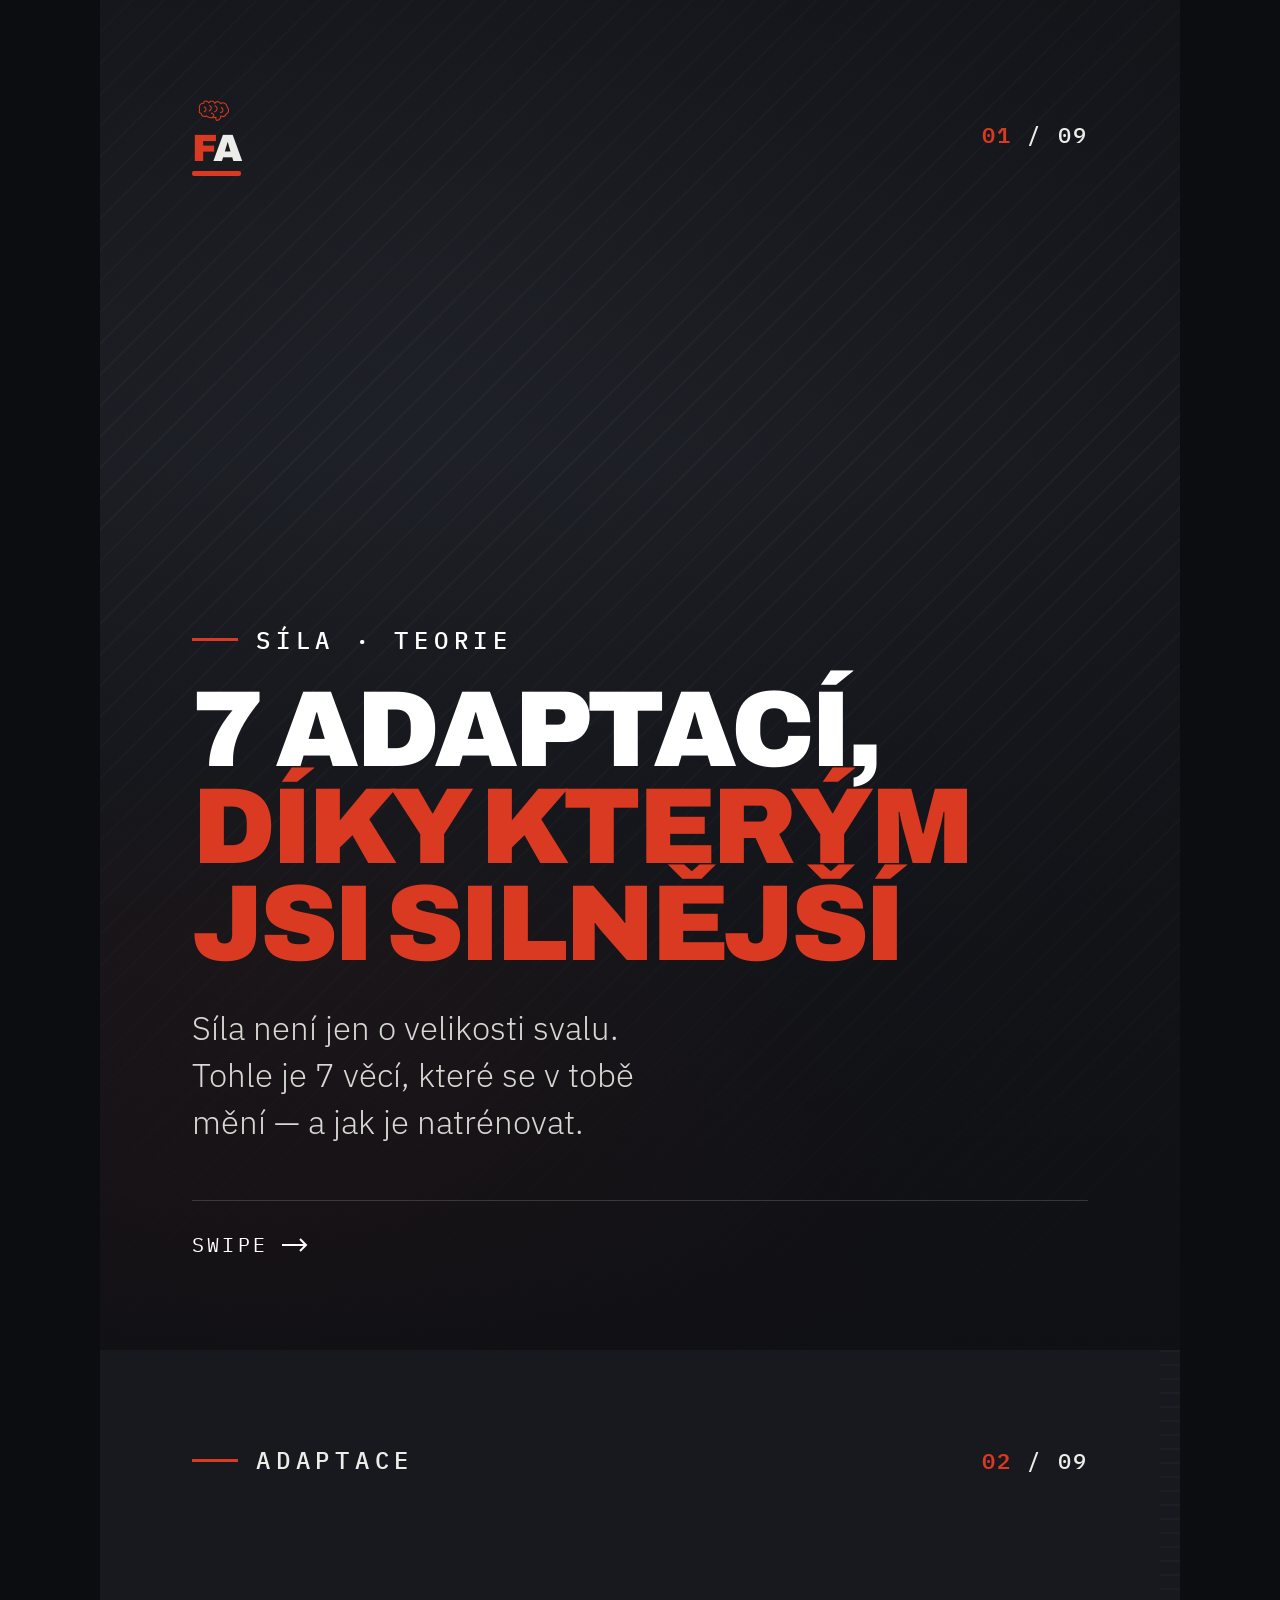
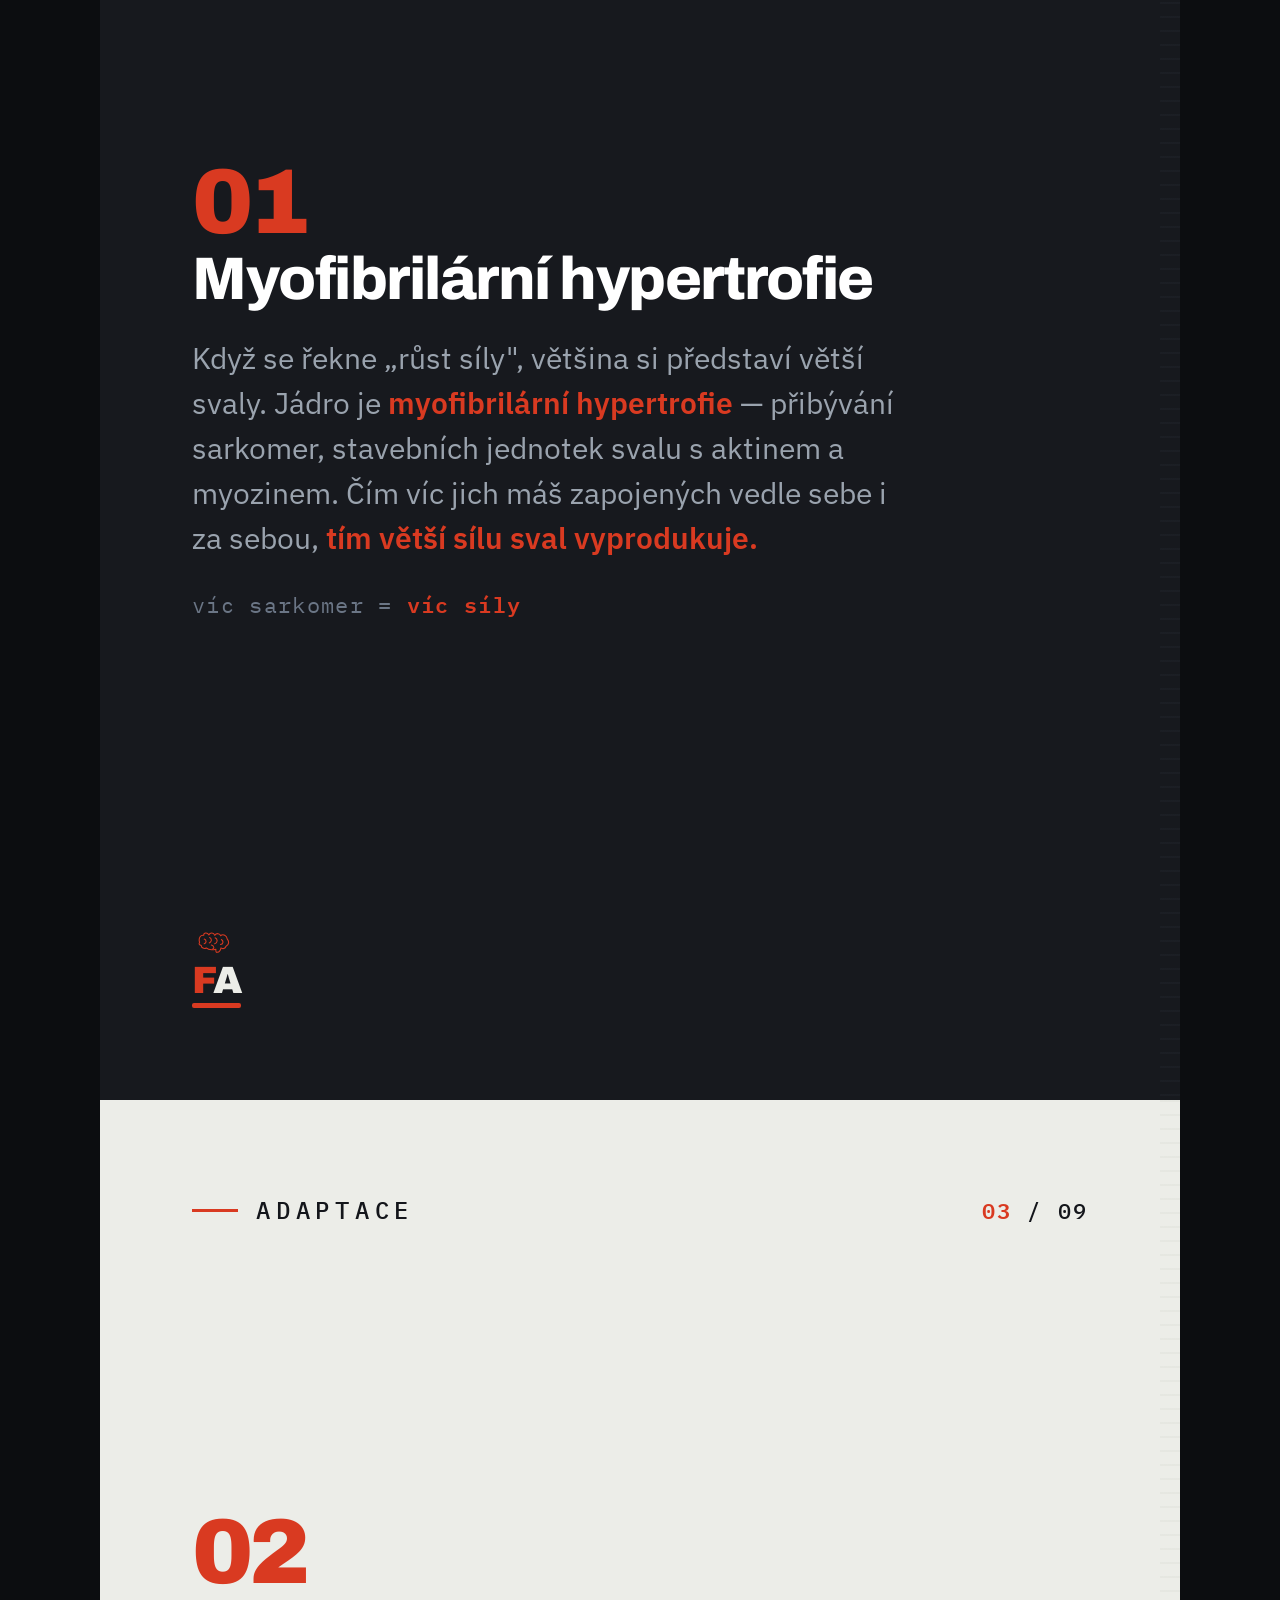
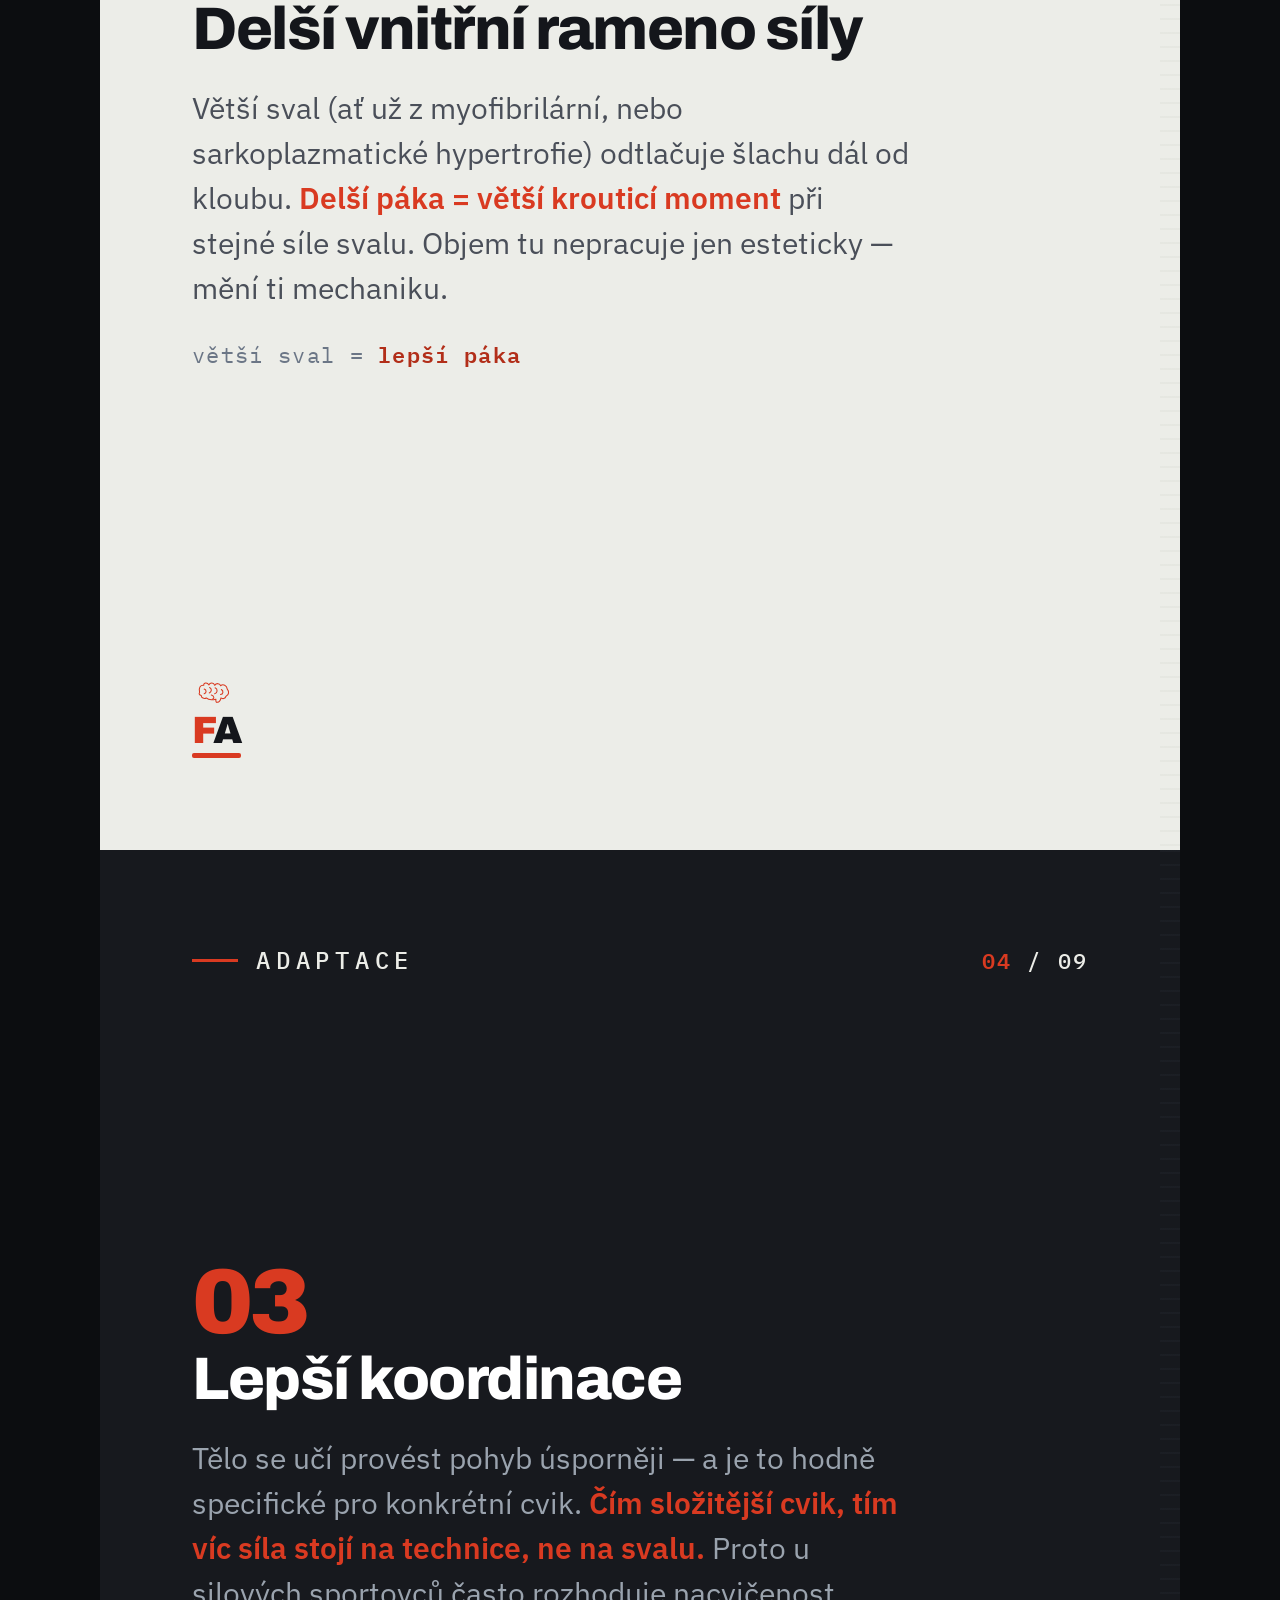
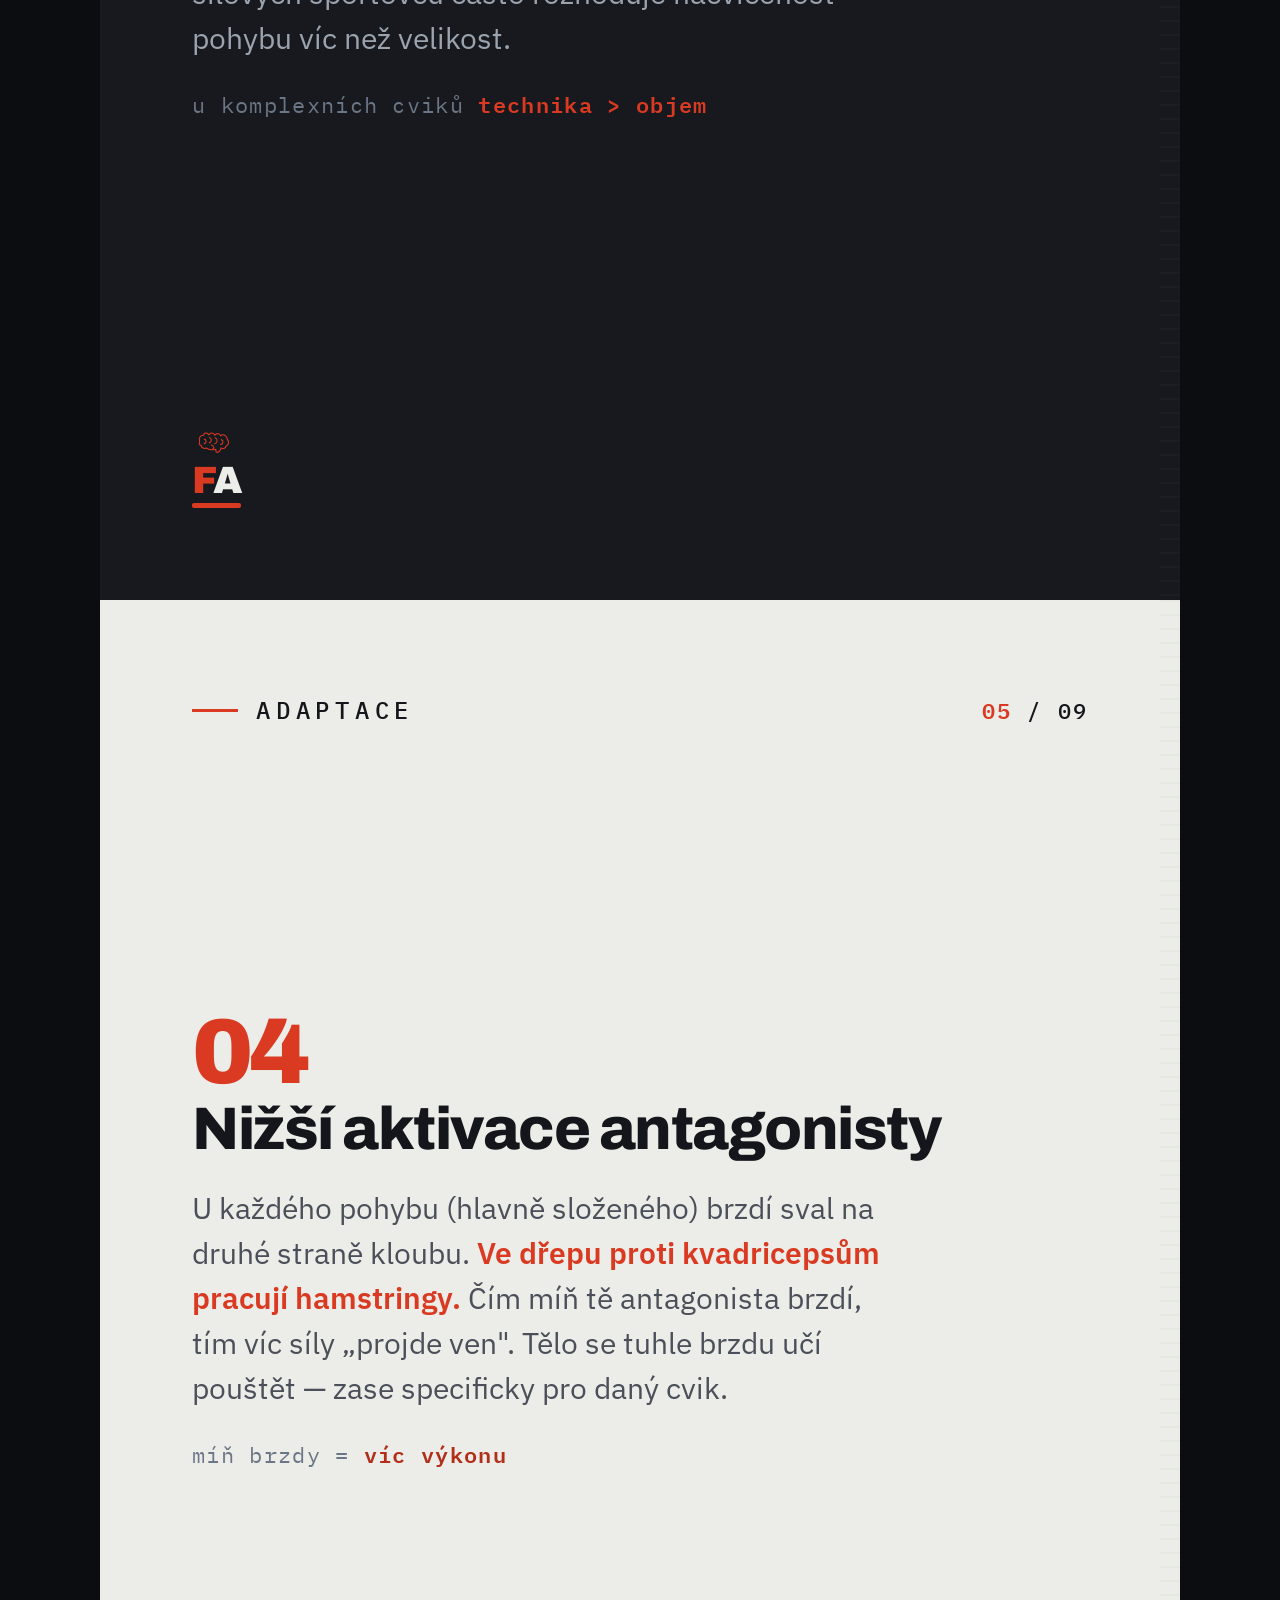
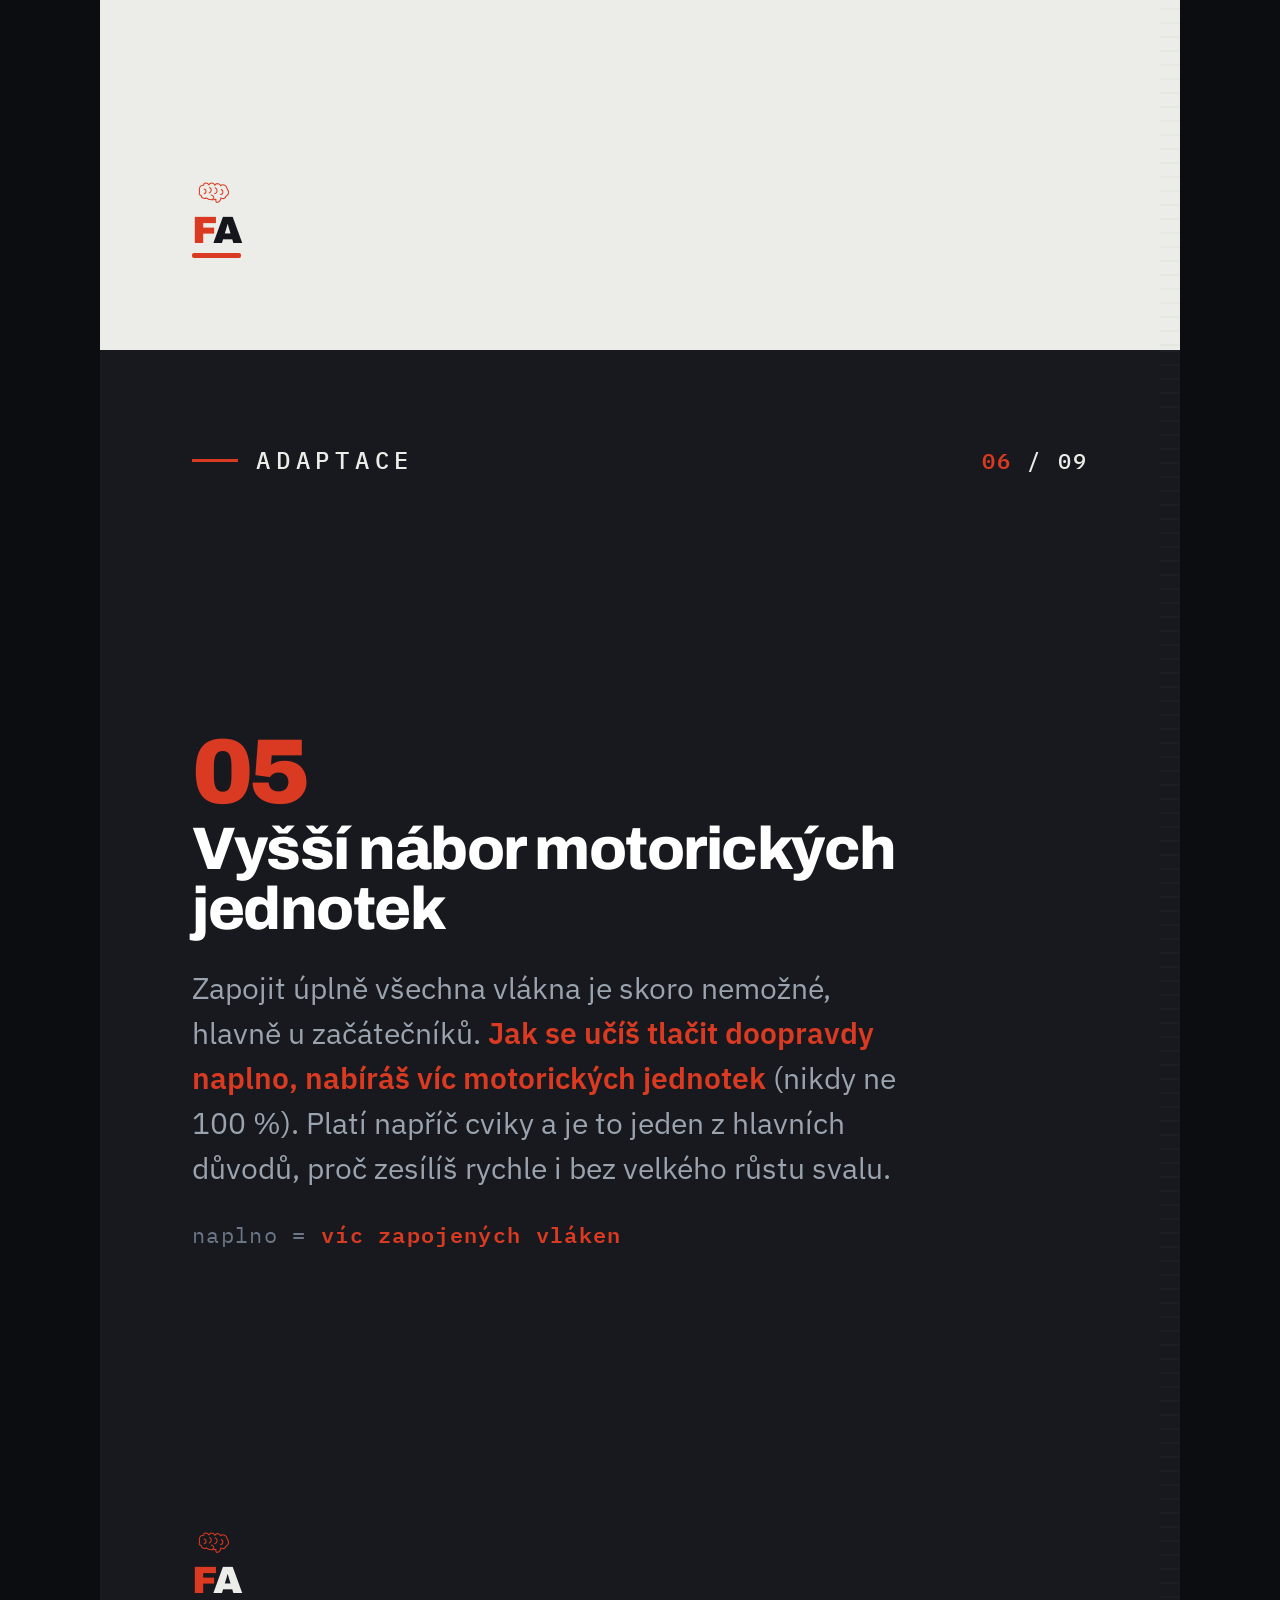
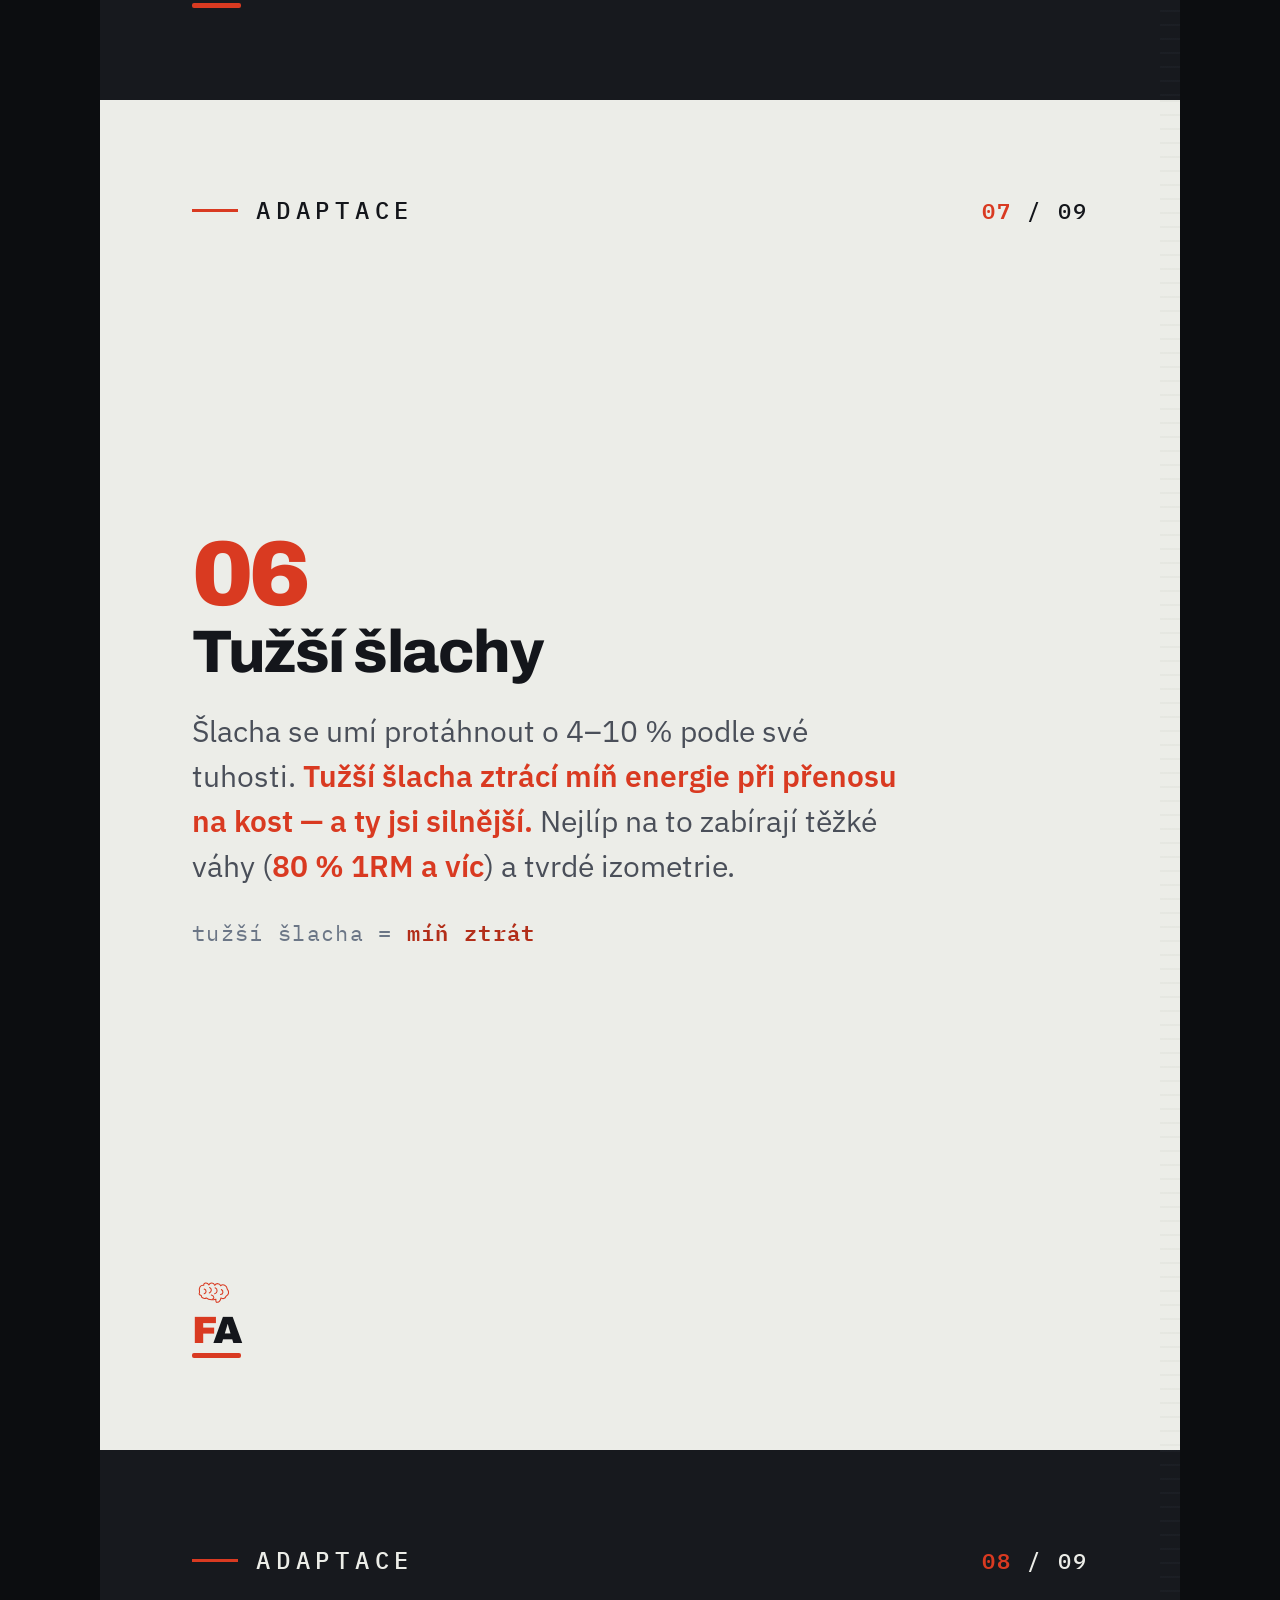
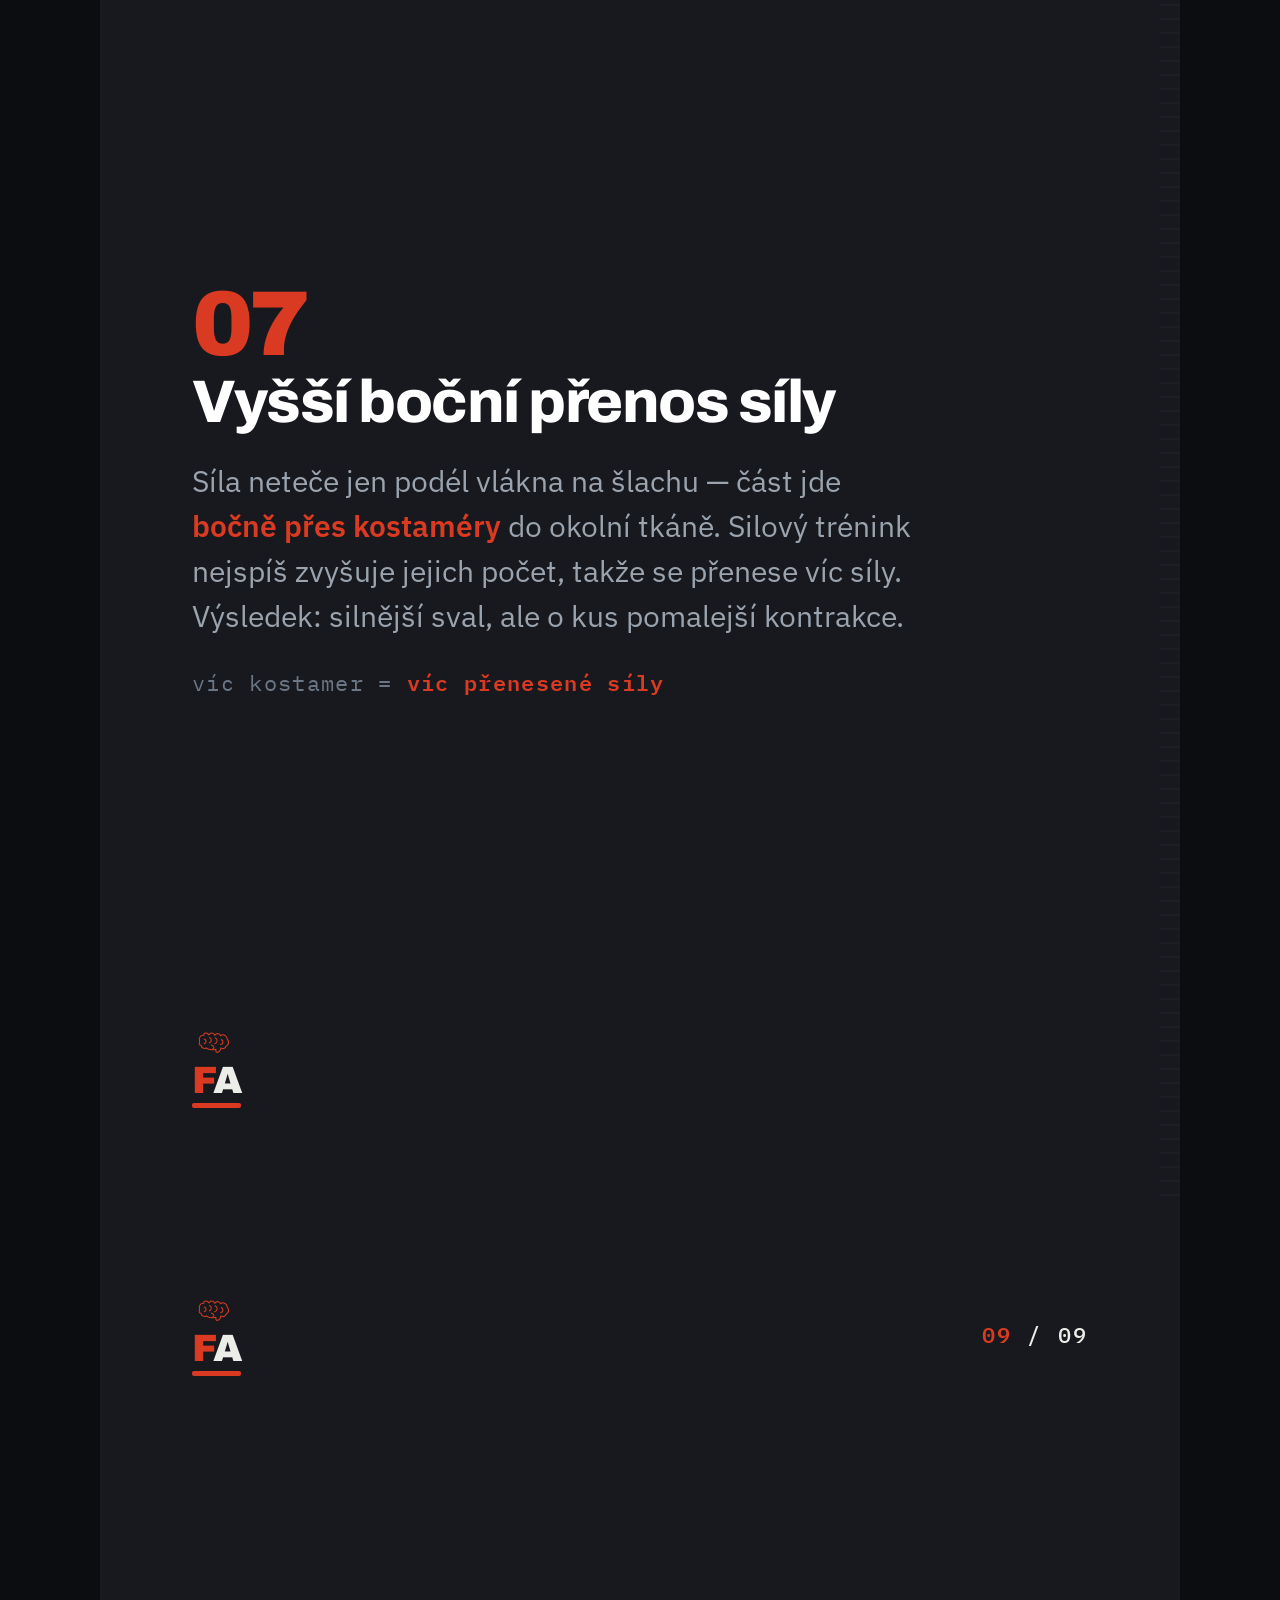
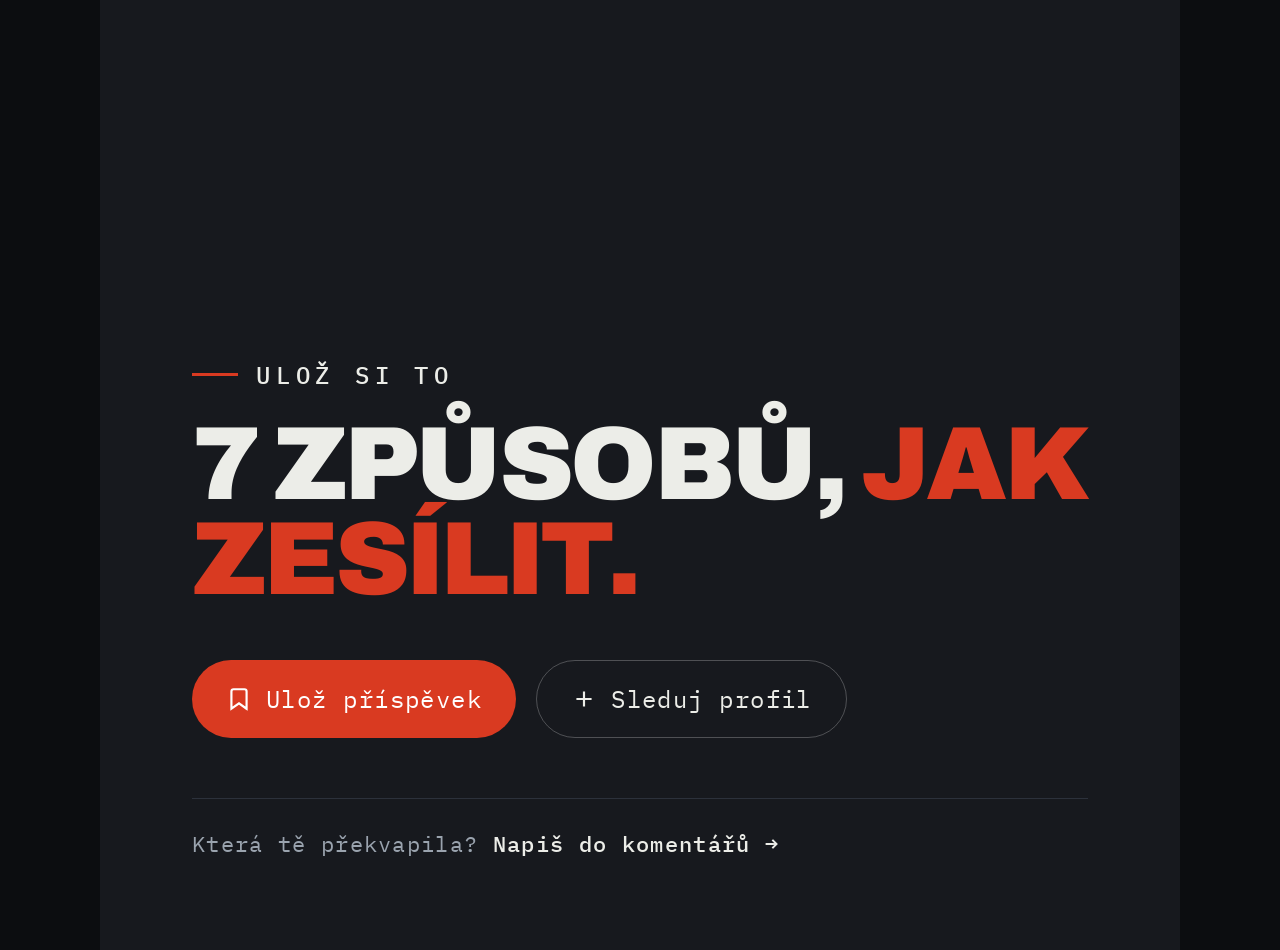
<file: editor/canva-adaptacie.html>
<!DOCTYPE html><html lang="cs"><head><meta charset="utf-8"/><link rel="preconnect" href="https://fonts.googleapis.com"/><link href="https://fonts.googleapis.com/css2?family=Archivo:wght@400;700;800;900&family=IBM+Plex+Mono:wght@400;500;600&family=IBM+Plex+Sans:wght@300;400;500;600;700&display=swap" rel="stylesheet"/><style>*{box-sizing:border-box}html,body{margin:0;padding:0}body{background:#0C0D10}.slide{margin:0 auto;display:flex}.grain::after{content:none!important;display:none!important;background:none!important}/* =====================================================================
   CHALK & IRON — styly slajdů (1080×1350 / 1080×1080)
   Použité pro živý náhled i pro export do PNG.
   ===================================================================== */

:root {
  --iron:      #17191E;
  --iron-2:    #1F232B;
  --iron-line: #2C313B;
  --chalk:     #ECEDE8;
  --chalk-2:   #E1E3DC;
  --chalk-line:#CFD2C9;
  --ink:       #14161B;
  --ink-soft:  #4A4F59;
  --red:       #D93A21;
  --red-deep:  #B22E19;
  --steel:     #6B7686;
  --steel-lt:  #9AA3AE;
  --sand:      #C7A24B;
  --teal:      #3E8E9A;
  --pad: 92px;
}

/* ---------- SLIDE BASE (skutečných 1080×1350) ---------- */
.slide {
  width: 1080px; height: 1350px; position: relative; overflow: hidden;
  padding: var(--pad); display: flex; flex-direction: column;
  font-family: "IBM Plex Sans", system-ui, sans-serif;
  -webkit-font-smoothing: antialiased;
}
.slide.sq { width: 1080px; height: 1080px; }
.s-chalk { background: var(--chalk); color: var(--ink); }
.s-dark  { background: var(--iron);  color: var(--chalk); }

/* grain overlay */
.grain::after {
  content: ""; position: absolute; inset: 0; pointer-events: none; opacity: 0.5; mix-blend-mode: overlay;
  background-image: url("data:image/svg+xml,%3Csvg xmlns='http://www.w3.org/2000/svg' width='140' height='140'%3E%3Cfilter id='n'%3E%3CfeTurbulence type='fractalNoise' baseFrequency='0.9' numOctaves='2'/%3E%3C/filter%3E%3Crect width='100%25' height='100%25' filter='url(%23n)'/%3E%3C/svg%3E");
}

/* knurling edge motif */
.knurl { position: absolute; top: 0; bottom: 0; width: 20px; right: 0; }
.knurl-fill {
  position: absolute; inset: 0;
  background-image: repeating-linear-gradient(to bottom, currentColor 0 2px, transparent 2px 14px);
  opacity: 0.22;
}
.s-chalk .knurl { color: var(--chalk-line); }
.s-dark  .knurl { color: var(--iron-line); }

/* eyebrow */
.eyebrow { font-family: "IBM Plex Mono", monospace; font-size: 24px; font-weight: 500;
  letter-spacing: 0.24em; text-transform: uppercase; display: flex; align-items: center; gap: 18px; }
.eyebrow::before { content: ""; width: 46px; height: 3px; background: var(--red); flex: none; }
.s-chalk .eyebrow { color: var(--ink); }
.s-dark  .eyebrow { color: var(--chalk); }

/* rail */
.rail { font-family: "IBM Plex Mono", monospace; font-size: 22px; letter-spacing: 0.12em;
  text-transform: uppercase; display: flex; align-items: center; }
.s-chalk .rail { color: var(--steel); }
.s-dark  .rail { color: var(--steel-lt); }

/* brand lockup → čisté FA logo */
.brand { display: flex; align-items: center; gap: 16px; }
.brand-mark { display: inline-flex; flex-direction: column; align-items: flex-start; gap: 6px; flex: none; }
.brain-ico { width: 42px; height: auto; color: var(--red); flex: none; }
.brand-mark .fa { font-family: "Archivo", sans-serif; font-weight: 900; font-size: 38px;
  line-height: 0.9; letter-spacing: -0.05em; text-transform: uppercase; position: relative; padding-bottom: 10px; }
.brand-mark .fa i { font-style: normal; color: var(--red); }
.brand-mark .fa::after { content: ""; position: absolute; left: 0; bottom: 0; height: 5px; width: 100%;
  background: var(--red); border-radius: 2px; }

/* counter */
.counter { font-family: "IBM Plex Mono", monospace; font-size: 22px; font-weight: 500; letter-spacing: 0.1em; }
.counter b { color: var(--red); font-weight: 600; }

.head-row { display: flex; align-items: center; justify-content: space-between; }
.foot-row { display: flex; align-items: center; justify-content: space-between; margin-top: 44px; }
.spacer { flex: 1; }

/* ---------- COVER ---------- */
.s-cover { background: var(--iron); color: var(--chalk); padding: 0; }
.s-cover .bg { position: absolute; inset: 0;
  background:
    repeating-linear-gradient(135deg, rgba(255,255,255,0.03) 0 2px, transparent 2px 22px),
    radial-gradient(120% 100% at 30% 20%, #22252c 0%, #16181d 70%); }
.s-cover .photo { position: absolute; inset: 0; }
.s-cover .photo img { width: 100%; height: 100%; object-fit: cover; display: block;
  filter: grayscale(0.25) contrast(1.05); }
.s-cover .tint { position: absolute; inset: 0; background: var(--red); mix-blend-mode: multiply; opacity: 0.14; }
.s-cover .shade { position: absolute; inset: 0;
  background:
    linear-gradient(180deg, rgba(15,16,20,0.55) 0%, rgba(15,16,20,0.12) 34%, rgba(15,16,20,0.72) 78%, rgba(15,16,20,0.96) 100%),
    radial-gradient(120% 80% at 15% 100%, rgba(217,58,33,0.28) 0%, transparent 55%); }
.s-cover .cover-inner { position: absolute; inset: 0; padding: var(--pad); display: flex; flex-direction: column; }
.cover-top { display: flex; align-items: center; justify-content: space-between; }
.cover-body { margin-top: auto; }
.cover-body .eyebrow { color: #fff; margin-bottom: 26px; }
.cover-title { font-family: "Archivo"; font-weight: 900; font-size: 108px; line-height: 0.9;
  letter-spacing: -0.035em; text-transform: uppercase; margin: 0; color: #fff; }
.cover-title em { font-style: normal; color: var(--red); display: block; }
.cover-sub { font-size: 33px; line-height: 1.42; color: #D6D8D3; max-width: 24ch; margin: 32px 0 0; font-weight: 300; }
.cover-foot { margin-top: 54px; padding-top: 30px; border-top: 1px solid rgba(255,255,255,0.16); }
.swipe { display: inline-flex; align-items: center; gap: 12px; font-family: "IBM Plex Mono", monospace;
  font-size: 20px; letter-spacing: 0.16em; text-transform: uppercase; color: #fff; }
.swipe svg { width: 30px; height: 18px; }

/* ---------- CONCEPT / TEXT ---------- */
.slide-h { font-family: "Archivo"; font-weight: 800; font-size: 92px; line-height: 0.98;
  letter-spacing: -0.03em; margin: 46px 0 0; }
.slide-h .hl { color: var(--red); }
.body-copy { font-size: 35px; line-height: 1.55; color: var(--ink-soft); max-width: 30ch; margin: 40px 0 0; }
.s-dark .body-copy { color: var(--steel-lt); }
.callout { margin-top: auto; border-left: 4px solid var(--red); padding: 8px 0 8px 32px;
  background: linear-gradient(90deg, rgba(217,58,33,0.06), transparent); }
.callout .k { font-family: "IBM Plex Mono", monospace; font-size: 20px; letter-spacing: 0.16em; text-transform: uppercase; color: var(--steel); }
.callout .v { font-family: "Archivo"; font-weight: 700; font-size: 46px; line-height: 1.1; margin-top: 8px; letter-spacing: -0.02em; }
.s-chalk .callout .v { color: var(--ink); }
.s-dark  .callout .v { color: #fff; }

/* ---------- BIG STAT ---------- */
.s-stat { justify-content: center; }
.stat-num { font-family: "Archivo"; font-weight: 900; font-size: 340px; line-height: 0.82;
  letter-spacing: -0.05em; color: var(--red); margin: 24px 0; }
.stat-num small { font-size: 120px; color: var(--chalk); -webkit-text-stroke: 2px var(--iron-line); }
.stat-label { font-family: "Archivo"; font-weight: 700; font-size: 58px; line-height: 1.06; letter-spacing: -0.02em; max-width: 22ch; }
.stat-sub { font-family: "IBM Plex Mono", monospace; font-size: 24px; line-height: 1.5; color: var(--steel-lt); margin-top: 28px; max-width: 40ch; letter-spacing: 0.04em; }

/* ---------- CTA ---------- */
.cta-body { margin-top: auto; }
.cta-h { font-family: "Archivo"; font-weight: 900; font-size: 104px; line-height: 0.92; letter-spacing: -0.035em;
  text-transform: uppercase; margin: 0; }
.cta-h em { font-style: normal; color: var(--red); }
.cta-actions { display: flex; gap: 20px; margin-top: 52px; flex-wrap: wrap; }
.pill { display: inline-flex; align-items: center; gap: 14px; font-family: "IBM Plex Mono", monospace;
  font-size: 24px; letter-spacing: 0.06em; padding: 22px 34px; border-radius: 999px; }
.pill-solid { background: var(--red); color: #fff; }
.pill-ghost { border: 1px solid rgba(255,255,255,0.24); color: var(--chalk); }
.s-chalk .pill-ghost { border-color: var(--chalk-line); color: var(--ink); }
.pill svg { width: 26px; height: 26px; }
.cta-next { margin-top: 60px; padding-top: 30px; border-top: 1px solid var(--iron-line);
  font-family: "IBM Plex Mono", monospace; font-size: 22px; color: var(--steel-lt); letter-spacing: 0.06em; }
.s-chalk .cta-next { border-color: var(--chalk-line); color: var(--steel); }
.cta-next b { color: var(--chalk); font-weight: 500; }
.s-chalk .cta-next b { color: var(--ink); }

/* ---------- FACTS ---------- */
.facts { margin-top: 44px; display: flex; flex-direction: column; flex: 1; justify-content: center; }
.fact { display: grid; grid-template-columns: 300px 1fr; gap: 36px; align-items: center;
  padding: 40px 0; border-top: 1px solid var(--chalk-line); }
.fact:last-child { border-bottom: 1px solid var(--chalk-line); }
.s-dark .fact { border-color: var(--iron-line); }
.fact .fv { font-family: "Archivo"; font-weight: 900; font-size: 84px; line-height: 0.82;
  letter-spacing: -0.04em; color: var(--red); }
.fact .fv small { display: block; font-family: "IBM Plex Mono", monospace; font-weight: 500;
  font-size: 22px; color: var(--steel); letter-spacing: 0.06em; margin-top: 14px; text-transform: uppercase; }
.fact .ft { font-size: 33px; line-height: 1.4; }
.s-chalk .fact .ft { color: var(--ink); }
.s-dark  .fact .ft { color: #fff; }
.fact .ft b { font-weight: 600; }

/* ---------- TERM (jeden pojem) ---------- */
.term { margin-top: auto; margin-bottom: auto; }
.term-abbr { font-family: "Archivo"; font-weight: 900; font-size: 210px; line-height: 0.82;
  letter-spacing: -0.045em; color: var(--red); margin: 0; }
.term-full { font-family: "IBM Plex Mono", monospace; font-size: 32px; letter-spacing: 0.06em;
  text-transform: uppercase; margin: 18px 0 0; }
.s-chalk .term-full { color: var(--ink-soft); }
.s-dark  .term-full { color: var(--steel-lt); }
.term-def { font-size: 40px; line-height: 1.38; margin: 46px 0 0; max-width: 25ch; }
.s-chalk .term-def { color: var(--ink); }
.s-dark  .term-def { color: #fff; }
.term-eg { margin-top: 38px; border-left: 4px solid var(--red); padding: 8px 0 8px 30px;
  font-family: "IBM Plex Mono", monospace; font-size: 27px; line-height: 1.5; }
.s-chalk .term-eg { color: var(--steel); }
.s-dark  .term-eg { color: var(--steel-lt); }
.term-eg b { color: var(--red-deep); font-weight: 600; }
.s-dark .term-eg b { color: var(--red); }
.term-eg .k { display: block; font-size: 20px; letter-spacing: 0.18em; text-transform: uppercase;
  color: var(--steel); margin-bottom: 8px; }

/* ---------- GLOSÁŘ (víc pojmů / slide) ---------- */
.gloss { margin-top: 38px; display: flex; flex-direction: column; flex: 1; justify-content: center; }
.gloss-row { display: grid; grid-template-columns: 288px 1fr; gap: 30px; align-items: center;
  padding: 26px 0; border-top: 1px solid var(--chalk-line); }
.gloss-row:last-child { border-bottom: 1px solid var(--chalk-line); }
.gloss-abbr { font-family: "Archivo"; font-weight: 800; font-size: 42px; line-height: 1.0;
  letter-spacing: -0.02em; color: var(--red); }
.gloss-def { font-size: 29px; line-height: 1.34; color: var(--ink-soft); }
.gloss-def b { color: var(--ink); font-weight: 600; }
.s-dark .gloss-row { border-color: var(--iron-line); }
.s-dark .gloss-def { color: var(--steel-lt); }
.s-dark .gloss-def b { color: #fff; }

/* ---------- POINT (číslovaný bod) ---------- */
.point-body { margin-top: 30px; flex: 1; display: flex; flex-direction: column; justify-content: center; }
.point-num { font-family: "Archivo"; font-weight: 900; font-size: 92px; line-height: 0.8;
  color: var(--red); letter-spacing: -0.04em; margin-bottom: 10px; }
.point-title { font-family: "Archivo"; font-weight: 800; font-size: 60px; line-height: 1.0;
  letter-spacing: -0.025em; margin: 0 0 26px; }
.s-chalk .point-title { color: var(--ink); }
.s-dark  .point-title { color: #fff; }
.point-text { font-size: 30px; line-height: 1.5; margin: 0; max-width: 40ch; }
.s-chalk .point-text { color: var(--ink-soft); }
.s-dark  .point-text { color: var(--steel-lt); }
.point-text .hl { color: var(--red); font-weight: 600; }
.point-note { font-family: "IBM Plex Mono", monospace; font-size: 22px; color: var(--steel);
  margin-top: 26px; letter-spacing: 0.06em; }
.point-note b { color: var(--red-deep); font-weight: 600; }
.s-dark .point-note b { color: var(--red); }

/* ---------- CHART (sloupce) ---------- */
.chart-wrap { margin-top: 44px; flex: 1; display: flex; flex-direction: column; }
.chart-title { font-family: "Archivo"; font-weight: 800; font-size: 66px; letter-spacing: -0.025em; line-height: 1.0; margin: 0; }
.s-chalk .chart-title { color: var(--ink); }
.s-dark  .chart-title { color: #fff; }
.chart-note { font-family: "IBM Plex Mono", monospace; font-size: 20px; color: var(--steel); margin: 16px 0 0; letter-spacing: 0.06em; }
.chart { flex: 1; margin-top: 30px; min-height: 0; }

/* ---------- STEPS / DŮVODY ---------- */
.steps { margin-top: 40px; display: flex; flex-direction: column; flex: 1; justify-content: center; }
.step { display: grid; grid-template-columns: 132px 1fr; gap: 28px; align-items: start;
  padding: 30px 0; border-top: 1px solid var(--chalk-line); }
.step:last-child { border-bottom: 1px solid var(--chalk-line); }
.s-dark .step { border-color: var(--iron-line); }
.step .num { font-family: "Archivo"; font-weight: 900; font-size: 96px; line-height: 0.8; color: var(--red); letter-spacing: -0.04em; }
.step .st-h { font-family: "Archivo"; font-weight: 700; font-size: 48px; letter-spacing: -0.02em; margin: 0; }
.s-chalk .step .st-h { color: var(--ink); }
.s-dark  .step .st-h { color: #fff; }
.step .st-b { font-size: 27px; line-height: 1.45; margin: 10px 0 0; max-width: 34ch; }
.s-chalk .step .st-b { color: var(--ink-soft); }
.s-dark  .step .st-b { color: var(--steel-lt); }
.step .st-m { font-family: "IBM Plex Mono", monospace; font-size: 22px; color: var(--steel); margin-top: 12px; letter-spacing: 0.08em; }
.step .st-m b { color: var(--red-deep); font-weight: 600; }
.s-dark .step .st-m b { color: var(--red); }

/* ---------- TABLE (A vs B) ---------- */
.ctable { margin-top: 40px; flex: 1; display: flex; flex-direction: column; justify-content: center; }
.crow { display: grid; grid-template-columns: 1.25fr 1fr 1fr; align-items: center;
  padding: 30px 0; border-top: 1px solid var(--chalk-line); }
.crow:last-child { border-bottom: 1px solid var(--chalk-line); }
.s-dark .crow { border-color: var(--iron-line); }
.chead { border-top: none; padding-bottom: 24px; font-family: "IBM Plex Mono", monospace;
  font-size: 22px; letter-spacing: 0.12em; text-transform: uppercase; color: var(--steel); }
.chead .c1 { color: var(--red); }
.s-chalk .chead .c2 { color: var(--ink); }
.s-dark  .chead .c2 { color: #fff; }
.crow .ck { font-size: 31px; padding-right: 20px; }
.s-chalk .crow .ck { color: var(--ink-soft); }
.s-dark  .crow .ck { color: var(--steel-lt); }
.crow .cv { font-family: "IBM Plex Mono", monospace; font-size: 30px; font-weight: 500; }
.crow .cv1 { color: var(--red-deep); }
.s-dark .crow .cv1 { color: var(--red); }
.s-chalk .crow .cv2 { color: var(--ink); }
.s-dark  .crow .cv2 { color: #fff; }
</style></head><body><div class="slide s-cover" data-document-role="page" data-label="Úvod">
      <div class="bg"></div><div class="shade"></div>
      <div class="cover-inner">
        <div class="cover-top"><div class="brand"><span class="brand-mark"><svg class="brain-ico" viewBox="0 0 200 160" fill="none" stroke="currentColor" stroke-width="5" stroke-linecap="round" stroke-linejoin="round"><path d="M36 88 C 30 66 40 52 56 54 C 54 40 74 38 80 52 C 86 40 104 40 108 54 C 116 42 134 44 136 56 C 148 46 166 54 168 72 C 178 84 176 100 162 106 C 158 118 146 120 138 114 C 136 126 128 136 120 134 C 116 138 112 130 114 120 C 98 124 78 124 68 114 C 58 120 44 114 44 102 C 34 100 32 94 36 88 Z"/><path d="M58 72 C 70 76 70 90 58 94"/><path d="M84 64 C 96 70 94 86 82 90"/><path d="M110 66 C 124 72 122 90 108 94"/><path d="M140 74 C 152 82 148 96 136 98"/><path d="M92 100 C 106 104 108 118 96 120"/></svg><span class="fa"><i>F</i>A</span></span></div><span class="counter"><b>01</b> / 09</span></div>
        <div class="cover-body">
          <div class="eyebrow">Síla · Teorie</div>
          <h2 class="cover-title">7 adaptací,<em>díky kterým jsi silnější</em></h2>
          <p class="cover-sub">Síla není jen o velikosti svalu. Tohle je 7 věcí, které se v tobě mění — a jak je natrénovat.</p>
          <div class="cover-foot"><span class="swipe">Swipe <svg viewBox="0 0 30 18" fill="none" stroke="currentColor" stroke-width="2"><path d="M2 9h24M20 3l6 6-6 6"/></svg></span></div>
        </div>
      </div></div>
<div class="slide s-dark" data-document-role="page" data-label="01">
      <div class="knurl"><div class="knurl-fill"></div></div>
      <div class="head-row"><div class="eyebrow">Adaptace</div><span class="counter"><b>02</b> / 09</span></div>
      <div class="point-body">
        <div class="point-num">01</div>
        <h2 class="point-title">Myofibrilární hypertrofie</h2>
        <p class="point-text">Když se řekne „růst síly", většina si představí větší svaly. Jádro je <span class="hl">myofibrilární hypertrofie</span> — přibývání sarkomer, stavebních jednotek svalu s aktinem a myozinem. Čím víc jich máš zapojených vedle sebe i za sebou, <span class="hl">tím větší sílu sval vyprodukuje.</span></p>
        <div class="point-note">víc sarkomer = <b>víc síly</b></div>
      </div>
      <div class="foot-row"><div class="brand"><span class="brand-mark"><svg class="brain-ico" viewBox="0 0 200 160" fill="none" stroke="currentColor" stroke-width="5" stroke-linecap="round" stroke-linejoin="round"><path d="M36 88 C 30 66 40 52 56 54 C 54 40 74 38 80 52 C 86 40 104 40 108 54 C 116 42 134 44 136 56 C 148 46 166 54 168 72 C 178 84 176 100 162 106 C 158 118 146 120 138 114 C 136 126 128 136 120 134 C 116 138 112 130 114 120 C 98 124 78 124 68 114 C 58 120 44 114 44 102 C 34 100 32 94 36 88 Z"/><path d="M58 72 C 70 76 70 90 58 94"/><path d="M84 64 C 96 70 94 86 82 90"/><path d="M110 66 C 124 72 122 90 108 94"/><path d="M140 74 C 152 82 148 96 136 98"/><path d="M92 100 C 106 104 108 118 96 120"/></svg><span class="fa"><i>F</i>A</span></span></div><span class="counter" style="color:var(--steel-lt)"></span></div></div>
<div class="slide s-chalk" data-document-role="page" data-label="02">
      <div class="knurl"><div class="knurl-fill"></div></div>
      <div class="head-row"><div class="eyebrow">Adaptace</div><span class="counter"><b>03</b> / 09</span></div>
      <div class="point-body">
        <div class="point-num">02</div>
        <h2 class="point-title">Delší vnitřní rameno síly</h2>
        <p class="point-text">Větší sval (ať už z myofibrilární, nebo sarkoplazmatické hypertrofie) odtlačuje šlachu dál od kloubu. <span class="hl">Delší páka = větší krouticí moment</span> při stejné síle svalu. Objem tu nepracuje jen esteticky — mění ti mechaniku.</p>
        <div class="point-note">větší sval = <b>lepší páka</b></div>
      </div>
      <div class="foot-row"><div class="brand"><span class="brand-mark"><svg class="brain-ico" viewBox="0 0 200 160" fill="none" stroke="currentColor" stroke-width="5" stroke-linecap="round" stroke-linejoin="round"><path d="M36 88 C 30 66 40 52 56 54 C 54 40 74 38 80 52 C 86 40 104 40 108 54 C 116 42 134 44 136 56 C 148 46 166 54 168 72 C 178 84 176 100 162 106 C 158 118 146 120 138 114 C 136 126 128 136 120 134 C 116 138 112 130 114 120 C 98 124 78 124 68 114 C 58 120 44 114 44 102 C 34 100 32 94 36 88 Z"/><path d="M58 72 C 70 76 70 90 58 94"/><path d="M84 64 C 96 70 94 86 82 90"/><path d="M110 66 C 124 72 122 90 108 94"/><path d="M140 74 C 152 82 148 96 136 98"/><path d="M92 100 C 106 104 108 118 96 120"/></svg><span class="fa"><i>F</i>A</span></span></div><span class="counter" style="color:var(--steel)"></span></div></div>
<div class="slide s-dark" data-document-role="page" data-label="03">
      <div class="knurl"><div class="knurl-fill"></div></div>
      <div class="head-row"><div class="eyebrow">Adaptace</div><span class="counter"><b>04</b> / 09</span></div>
      <div class="point-body">
        <div class="point-num">03</div>
        <h2 class="point-title">Lepší koordinace</h2>
        <p class="point-text">Tělo se učí provést pohyb úsporněji — a je to hodně specifické pro konkrétní cvik. <span class="hl">Čím složitější cvik, tím víc síla stojí na technice, ne na svalu.</span> Proto u silových sportovců často rozhoduje nacvičenost pohybu víc než velikost.</p>
        <div class="point-note">u komplexních cviků <b>technika &gt; objem</b></div>
      </div>
      <div class="foot-row"><div class="brand"><span class="brand-mark"><svg class="brain-ico" viewBox="0 0 200 160" fill="none" stroke="currentColor" stroke-width="5" stroke-linecap="round" stroke-linejoin="round"><path d="M36 88 C 30 66 40 52 56 54 C 54 40 74 38 80 52 C 86 40 104 40 108 54 C 116 42 134 44 136 56 C 148 46 166 54 168 72 C 178 84 176 100 162 106 C 158 118 146 120 138 114 C 136 126 128 136 120 134 C 116 138 112 130 114 120 C 98 124 78 124 68 114 C 58 120 44 114 44 102 C 34 100 32 94 36 88 Z"/><path d="M58 72 C 70 76 70 90 58 94"/><path d="M84 64 C 96 70 94 86 82 90"/><path d="M110 66 C 124 72 122 90 108 94"/><path d="M140 74 C 152 82 148 96 136 98"/><path d="M92 100 C 106 104 108 118 96 120"/></svg><span class="fa"><i>F</i>A</span></span></div><span class="counter" style="color:var(--steel-lt)"></span></div></div>
<div class="slide s-chalk" data-document-role="page" data-label="04">
      <div class="knurl"><div class="knurl-fill"></div></div>
      <div class="head-row"><div class="eyebrow">Adaptace</div><span class="counter"><b>05</b> / 09</span></div>
      <div class="point-body">
        <div class="point-num">04</div>
        <h2 class="point-title">Nižší aktivace antagonisty</h2>
        <p class="point-text">U každého pohybu (hlavně složeného) brzdí sval na druhé straně kloubu. <span class="hl">Ve dřepu proti kvadricepsům pracují hamstringy.</span> Čím míň tě antagonista brzdí, tím víc síly „projde ven". Tělo se tuhle brzdu učí pouštět — zase specificky pro daný cvik.</p>
        <div class="point-note">míň brzdy = <b>víc výkonu</b></div>
      </div>
      <div class="foot-row"><div class="brand"><span class="brand-mark"><svg class="brain-ico" viewBox="0 0 200 160" fill="none" stroke="currentColor" stroke-width="5" stroke-linecap="round" stroke-linejoin="round"><path d="M36 88 C 30 66 40 52 56 54 C 54 40 74 38 80 52 C 86 40 104 40 108 54 C 116 42 134 44 136 56 C 148 46 166 54 168 72 C 178 84 176 100 162 106 C 158 118 146 120 138 114 C 136 126 128 136 120 134 C 116 138 112 130 114 120 C 98 124 78 124 68 114 C 58 120 44 114 44 102 C 34 100 32 94 36 88 Z"/><path d="M58 72 C 70 76 70 90 58 94"/><path d="M84 64 C 96 70 94 86 82 90"/><path d="M110 66 C 124 72 122 90 108 94"/><path d="M140 74 C 152 82 148 96 136 98"/><path d="M92 100 C 106 104 108 118 96 120"/></svg><span class="fa"><i>F</i>A</span></span></div><span class="counter" style="color:var(--steel)"></span></div></div>
<div class="slide s-dark" data-document-role="page" data-label="05">
      <div class="knurl"><div class="knurl-fill"></div></div>
      <div class="head-row"><div class="eyebrow">Adaptace</div><span class="counter"><b>06</b> / 09</span></div>
      <div class="point-body">
        <div class="point-num">05</div>
        <h2 class="point-title">Vyšší nábor motorických jednotek</h2>
        <p class="point-text">Zapojit úplně všechna vlákna je skoro nemožné, hlavně u začátečníků. <span class="hl">Jak se učíš tlačit doopravdy naplno, nabíráš víc motorických jednotek</span> (nikdy ne 100 %). Platí napříč cviky a je to jeden z hlavních důvodů, proč zesílíš rychle i bez velkého růstu svalu.</p>
        <div class="point-note">naplno = <b>víc zapojených vláken</b></div>
      </div>
      <div class="foot-row"><div class="brand"><span class="brand-mark"><svg class="brain-ico" viewBox="0 0 200 160" fill="none" stroke="currentColor" stroke-width="5" stroke-linecap="round" stroke-linejoin="round"><path d="M36 88 C 30 66 40 52 56 54 C 54 40 74 38 80 52 C 86 40 104 40 108 54 C 116 42 134 44 136 56 C 148 46 166 54 168 72 C 178 84 176 100 162 106 C 158 118 146 120 138 114 C 136 126 128 136 120 134 C 116 138 112 130 114 120 C 98 124 78 124 68 114 C 58 120 44 114 44 102 C 34 100 32 94 36 88 Z"/><path d="M58 72 C 70 76 70 90 58 94"/><path d="M84 64 C 96 70 94 86 82 90"/><path d="M110 66 C 124 72 122 90 108 94"/><path d="M140 74 C 152 82 148 96 136 98"/><path d="M92 100 C 106 104 108 118 96 120"/></svg><span class="fa"><i>F</i>A</span></span></div><span class="counter" style="color:var(--steel-lt)"></span></div></div>
<div class="slide s-chalk" data-document-role="page" data-label="06">
      <div class="knurl"><div class="knurl-fill"></div></div>
      <div class="head-row"><div class="eyebrow">Adaptace</div><span class="counter"><b>07</b> / 09</span></div>
      <div class="point-body">
        <div class="point-num">06</div>
        <h2 class="point-title">Tužší šlachy</h2>
        <p class="point-text">Šlacha se umí protáhnout o 4–10 % podle své tuhosti. <span class="hl">Tužší šlacha ztrácí míň energie při přenosu na kost — a ty jsi silnější.</span> Nejlíp na to zabírají těžké váhy (<span class="hl">80 % 1RM a víc</span>) a tvrdé izometrie.</p>
        <div class="point-note">tužší šlacha = <b>míň ztrát</b></div>
      </div>
      <div class="foot-row"><div class="brand"><span class="brand-mark"><svg class="brain-ico" viewBox="0 0 200 160" fill="none" stroke="currentColor" stroke-width="5" stroke-linecap="round" stroke-linejoin="round"><path d="M36 88 C 30 66 40 52 56 54 C 54 40 74 38 80 52 C 86 40 104 40 108 54 C 116 42 134 44 136 56 C 148 46 166 54 168 72 C 178 84 176 100 162 106 C 158 118 146 120 138 114 C 136 126 128 136 120 134 C 116 138 112 130 114 120 C 98 124 78 124 68 114 C 58 120 44 114 44 102 C 34 100 32 94 36 88 Z"/><path d="M58 72 C 70 76 70 90 58 94"/><path d="M84 64 C 96 70 94 86 82 90"/><path d="M110 66 C 124 72 122 90 108 94"/><path d="M140 74 C 152 82 148 96 136 98"/><path d="M92 100 C 106 104 108 118 96 120"/></svg><span class="fa"><i>F</i>A</span></span></div><span class="counter" style="color:var(--steel)"></span></div></div>
<div class="slide s-dark" data-document-role="page" data-label="07">
      <div class="knurl"><div class="knurl-fill"></div></div>
      <div class="head-row"><div class="eyebrow">Adaptace</div><span class="counter"><b>08</b> / 09</span></div>
      <div class="point-body">
        <div class="point-num">07</div>
        <h2 class="point-title">Vyšší boční přenos síly</h2>
        <p class="point-text">Síla neteče jen podél vlákna na šlachu — část jde <span class="hl">bočně přes kostaméry</span> do okolní tkáně. Silový trénink nejspíš zvyšuje jejich počet, takže se přenese víc síly. Výsledek: silnější sval, ale o kus pomalejší kontrakce.</p>
        <div class="point-note">víc kostamer = <b>víc přenesené síly</b></div>
      </div>
      <div class="foot-row"><div class="brand"><span class="brand-mark"><svg class="brain-ico" viewBox="0 0 200 160" fill="none" stroke="currentColor" stroke-width="5" stroke-linecap="round" stroke-linejoin="round"><path d="M36 88 C 30 66 40 52 56 54 C 54 40 74 38 80 52 C 86 40 104 40 108 54 C 116 42 134 44 136 56 C 148 46 166 54 168 72 C 178 84 176 100 162 106 C 158 118 146 120 138 114 C 136 126 128 136 120 134 C 116 138 112 130 114 120 C 98 124 78 124 68 114 C 58 120 44 114 44 102 C 34 100 32 94 36 88 Z"/><path d="M58 72 C 70 76 70 90 58 94"/><path d="M84 64 C 96 70 94 86 82 90"/><path d="M110 66 C 124 72 122 90 108 94"/><path d="M140 74 C 152 82 148 96 136 98"/><path d="M92 100 C 106 104 108 118 96 120"/></svg><span class="fa"><i>F</i>A</span></span></div><span class="counter" style="color:var(--steel-lt)"></span></div></div>
<div class="slide s-dark" data-document-role="page" data-label="Závěr">
      <div class="head-row"><div class="brand"><span class="brand-mark"><svg class="brain-ico" viewBox="0 0 200 160" fill="none" stroke="currentColor" stroke-width="5" stroke-linecap="round" stroke-linejoin="round"><path d="M36 88 C 30 66 40 52 56 54 C 54 40 74 38 80 52 C 86 40 104 40 108 54 C 116 42 134 44 136 56 C 148 46 166 54 168 72 C 178 84 176 100 162 106 C 158 118 146 120 138 114 C 136 126 128 136 120 134 C 116 138 112 130 114 120 C 98 124 78 124 68 114 C 58 120 44 114 44 102 C 34 100 32 94 36 88 Z"/><path d="M58 72 C 70 76 70 90 58 94"/><path d="M84 64 C 96 70 94 86 82 90"/><path d="M110 66 C 124 72 122 90 108 94"/><path d="M140 74 C 152 82 148 96 136 98"/><path d="M92 100 C 106 104 108 118 96 120"/></svg><span class="fa"><i>F</i>A</span></span></div><span class="counter"><b>09</b> / 09</span></div>
      <div class="cta-body">
        <div class="eyebrow" style="margin-bottom:26px">Ulož si to</div>
        <h2 class="cta-h">7 způsobů, <em>jak zesílit.</em></h2>
        <div class="cta-actions">
          <span class="pill pill-solid"><svg viewBox="0 0 24 24" fill="none" stroke="currentColor" stroke-width="2"><path d="M19 21l-7-5-7 5V5a2 2 0 012-2h10a2 2 0 012 2z"/></svg> Ulož příspěvek</span>
          <span class="pill pill-ghost"><svg viewBox="0 0 24 24" fill="none" stroke="currentColor" stroke-width="2"><path d="M12 5v14M5 12h14"/></svg> Sleduj profil</span>
        </div>
        <div class="cta-next">Která tě překvapila? <b>Napiš do komentářů →</b></div>
      </div></div>
</body></html>
</file>
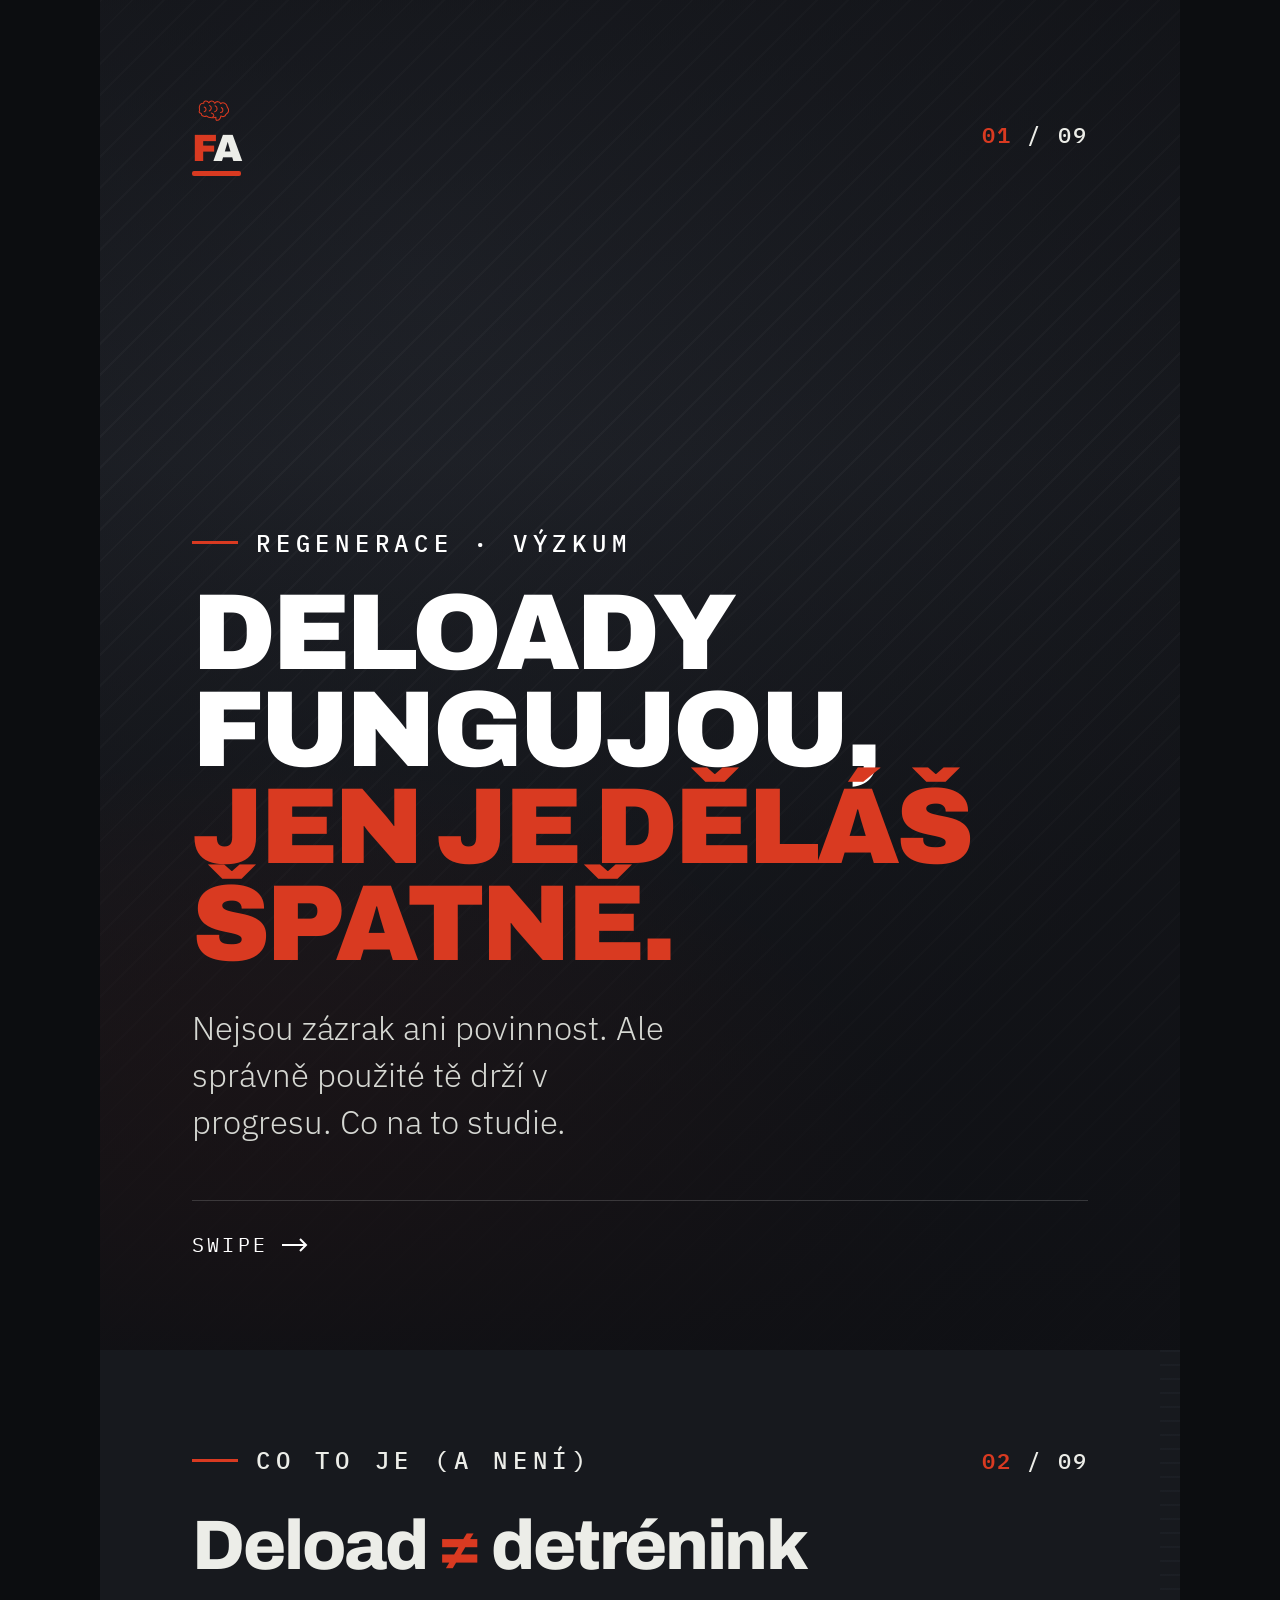
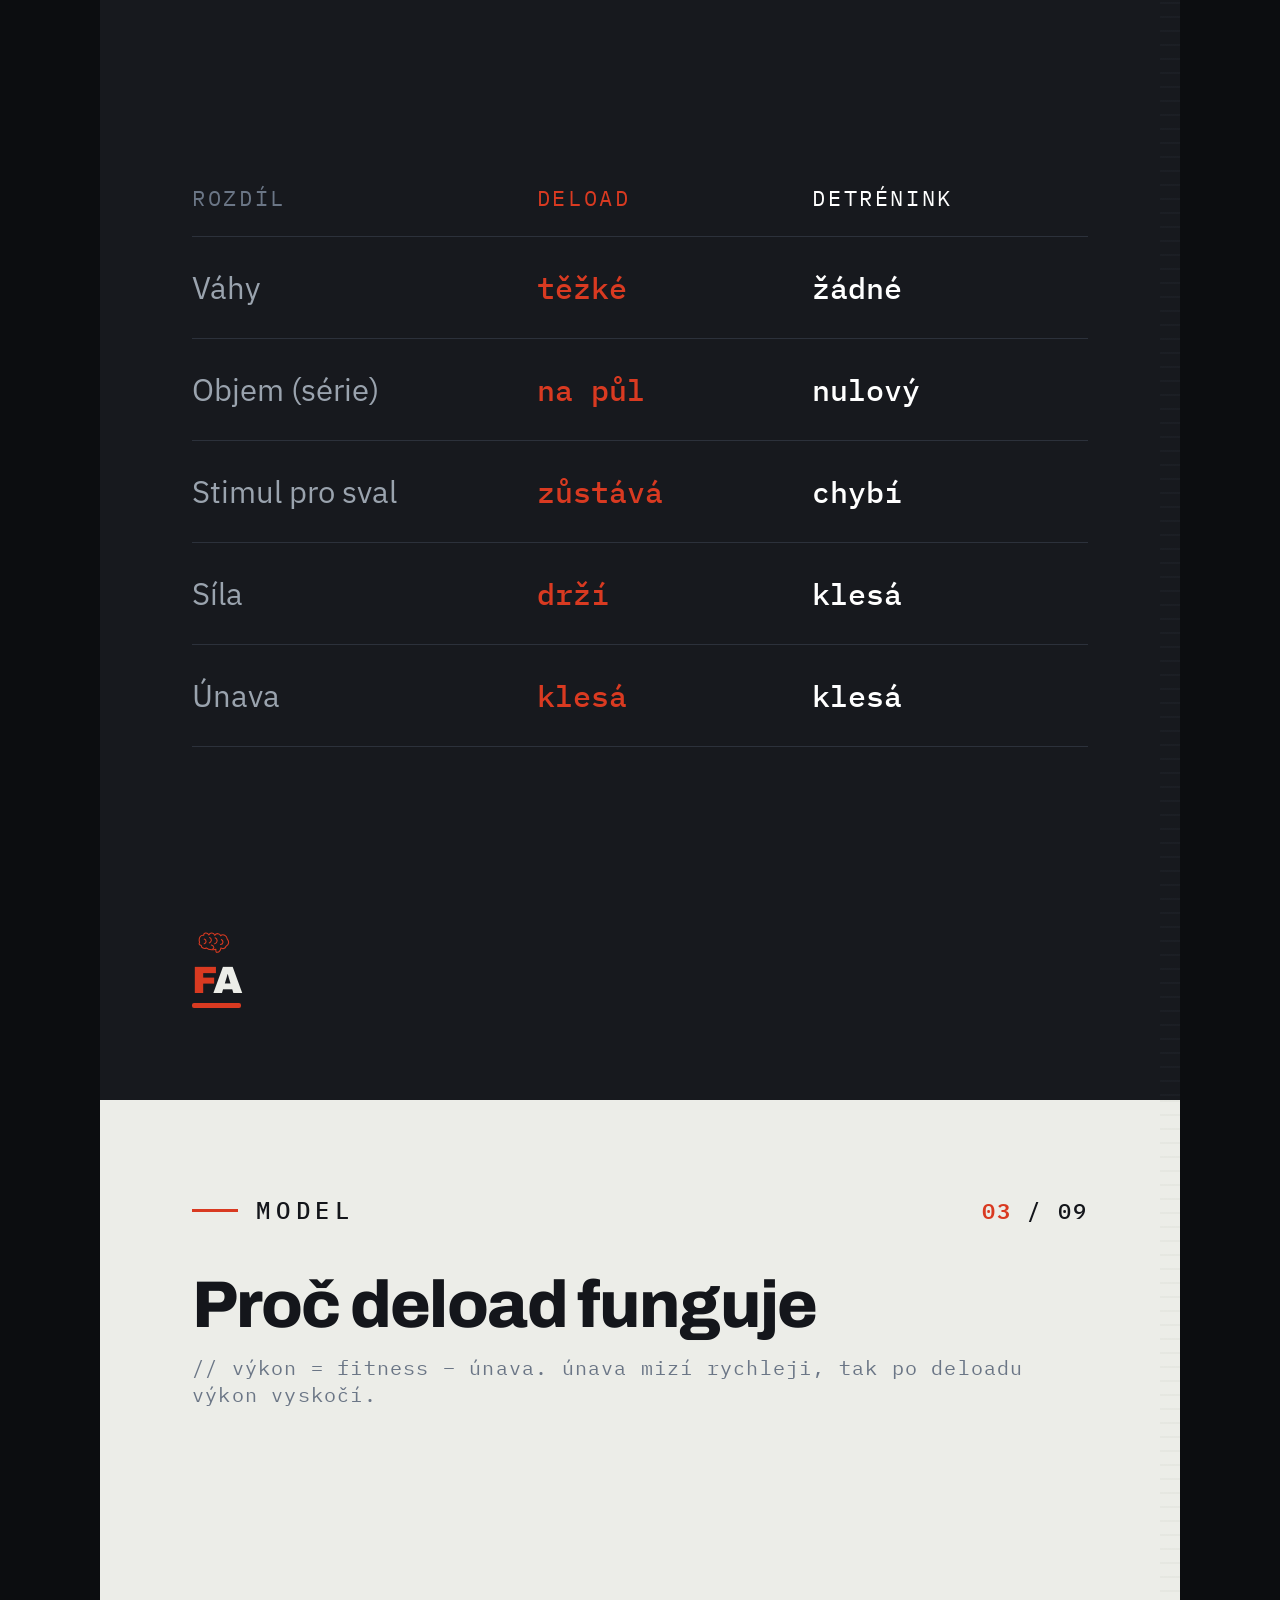
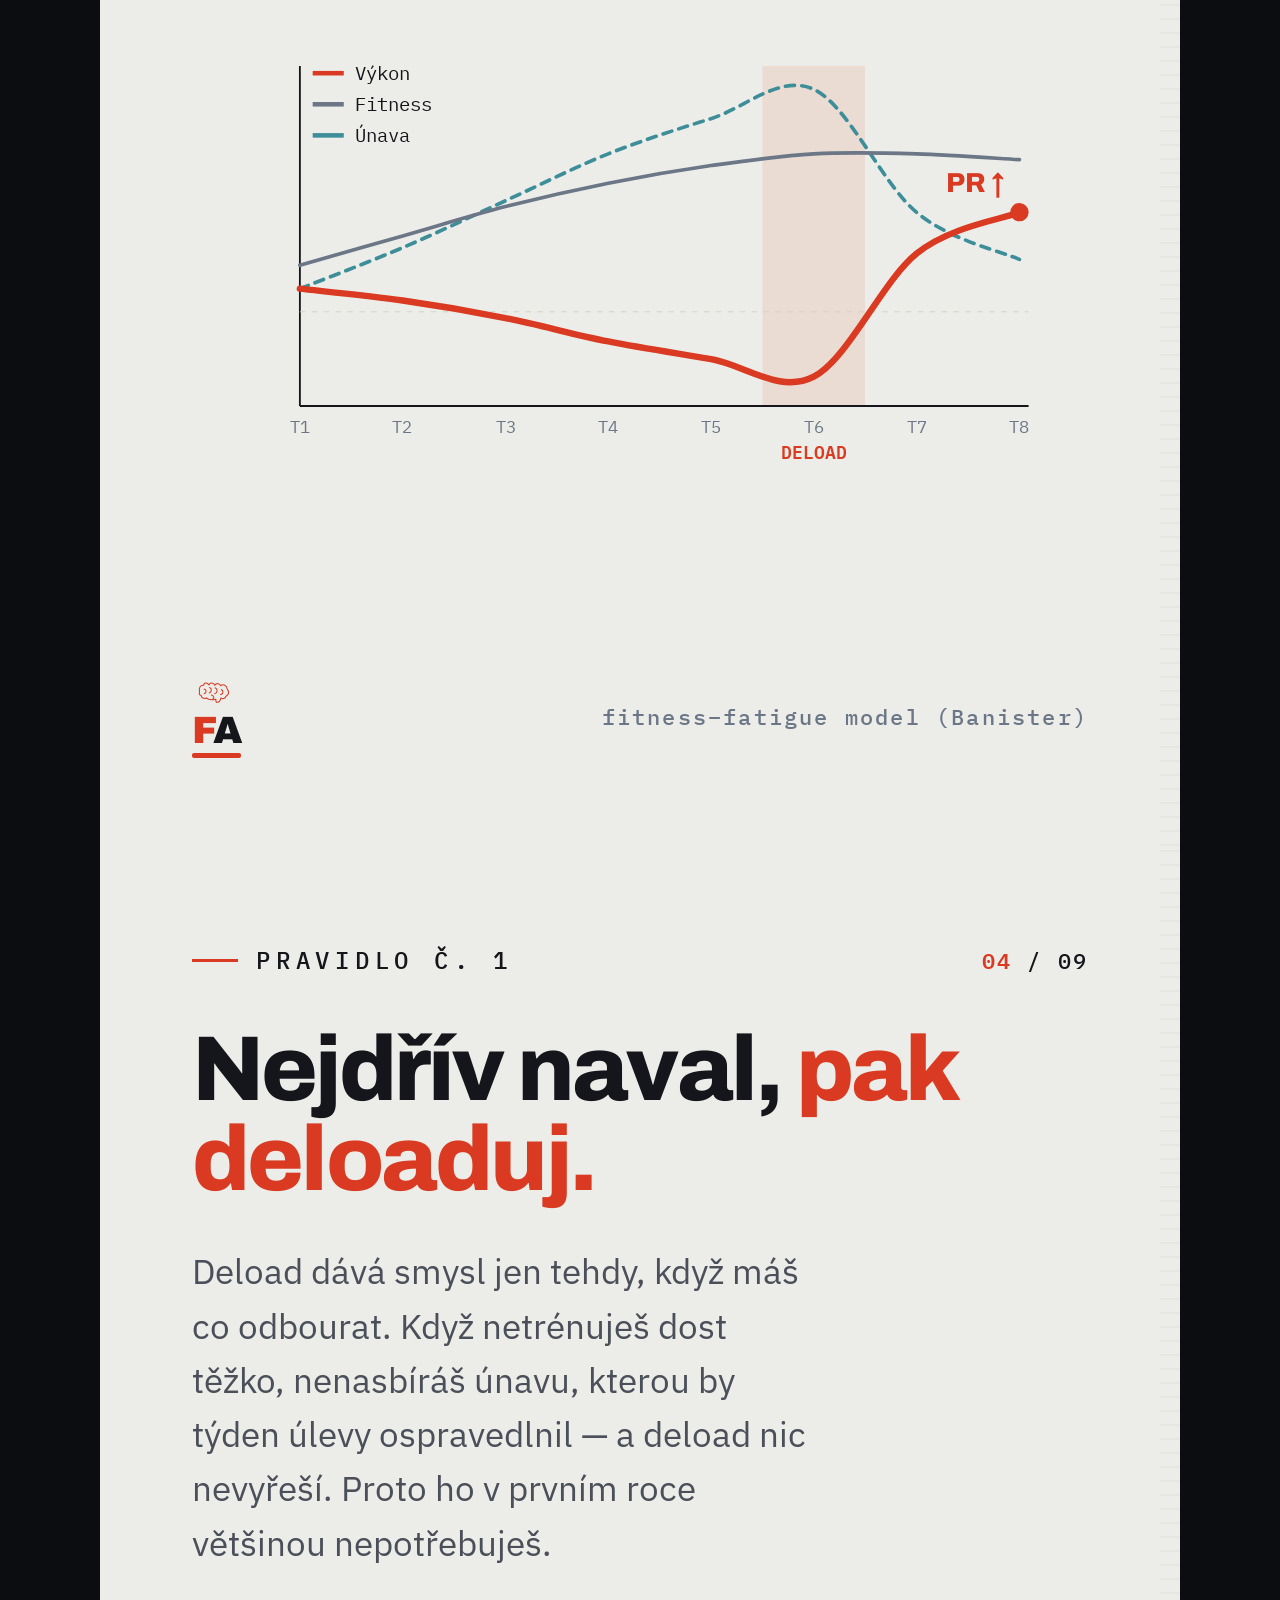
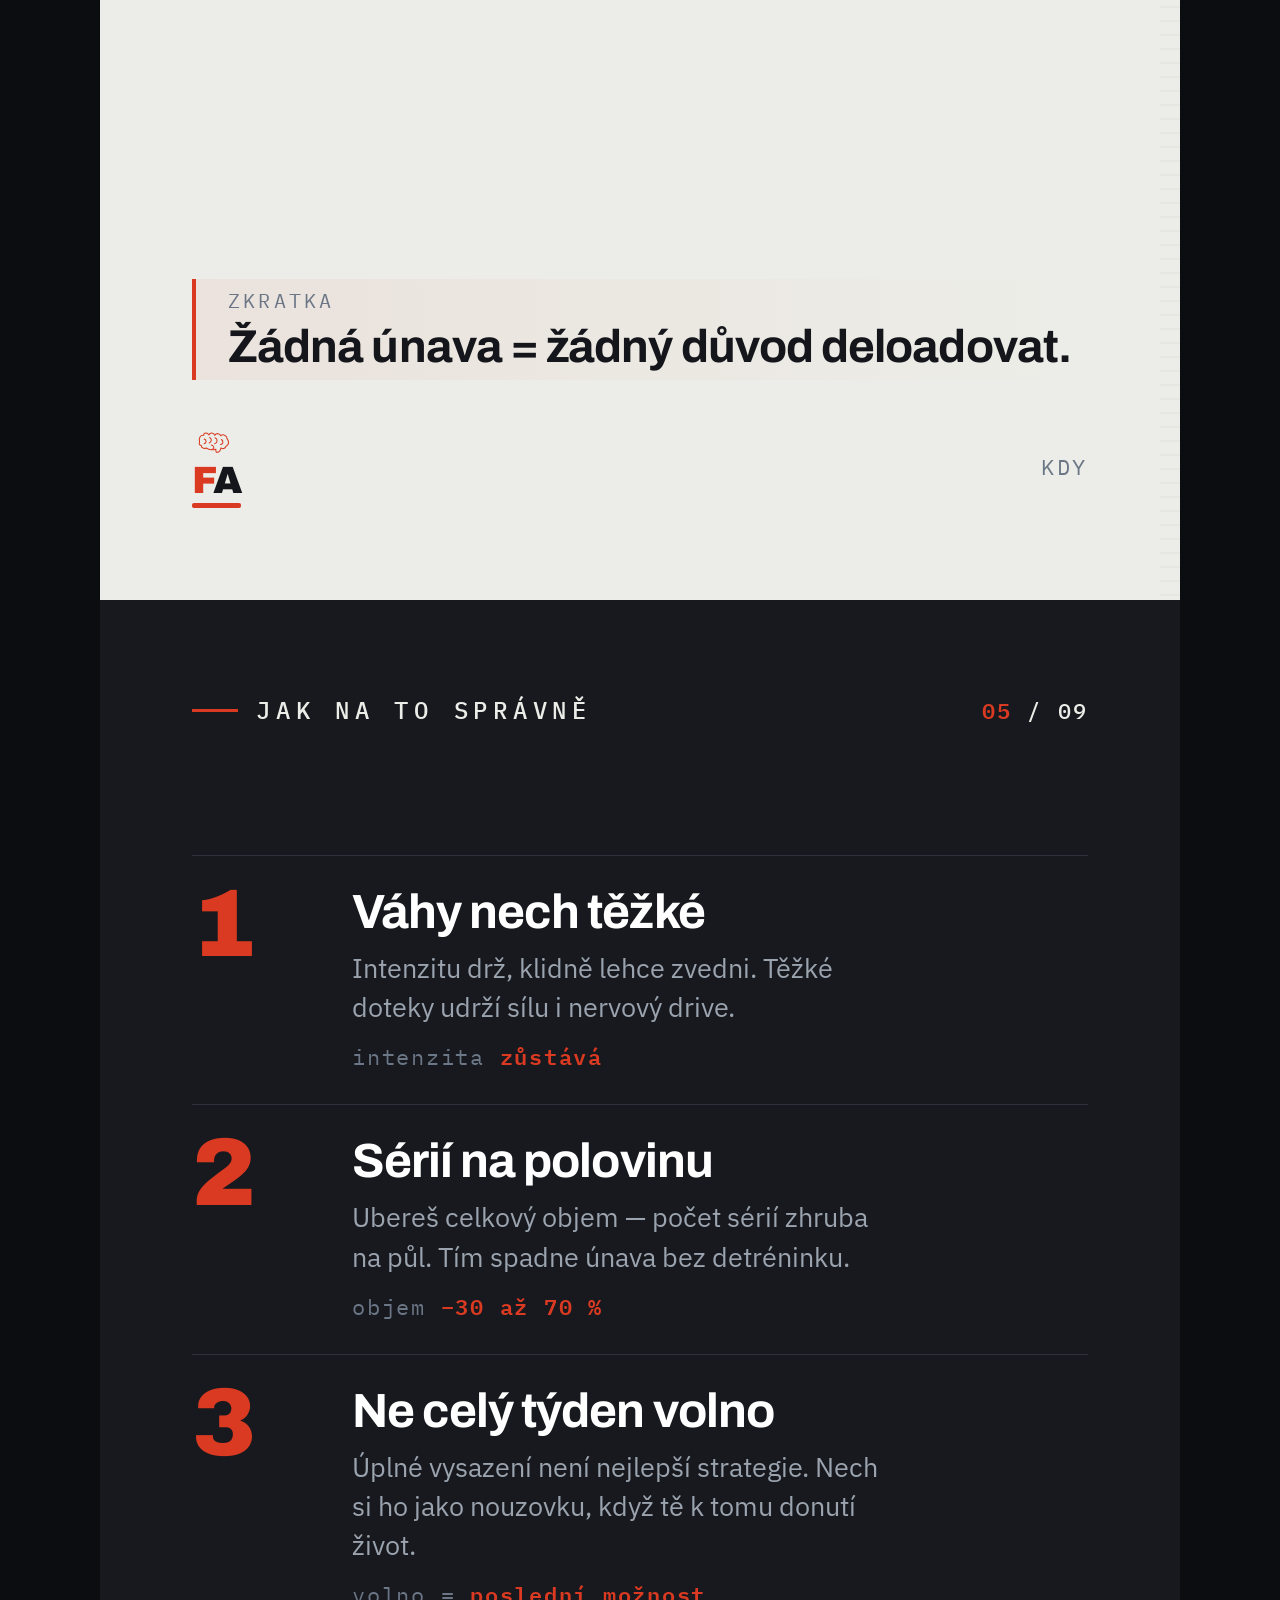
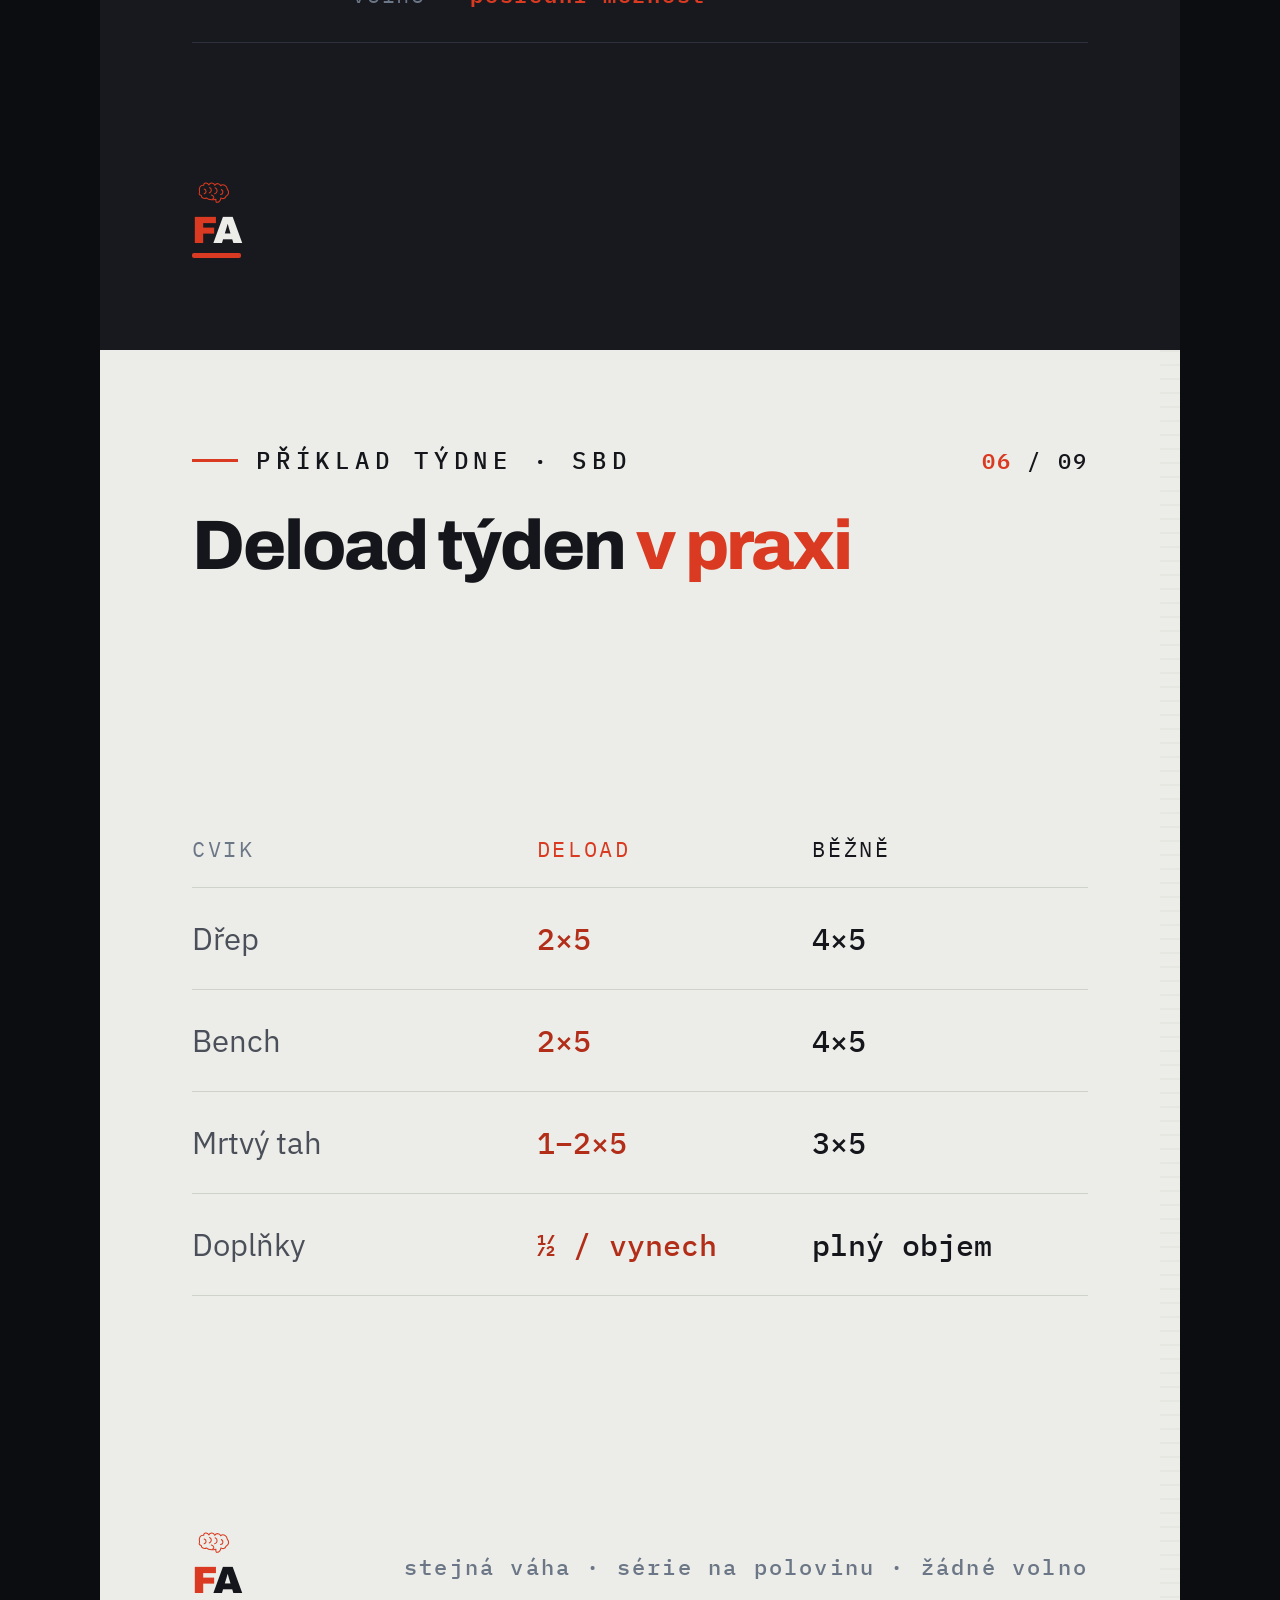
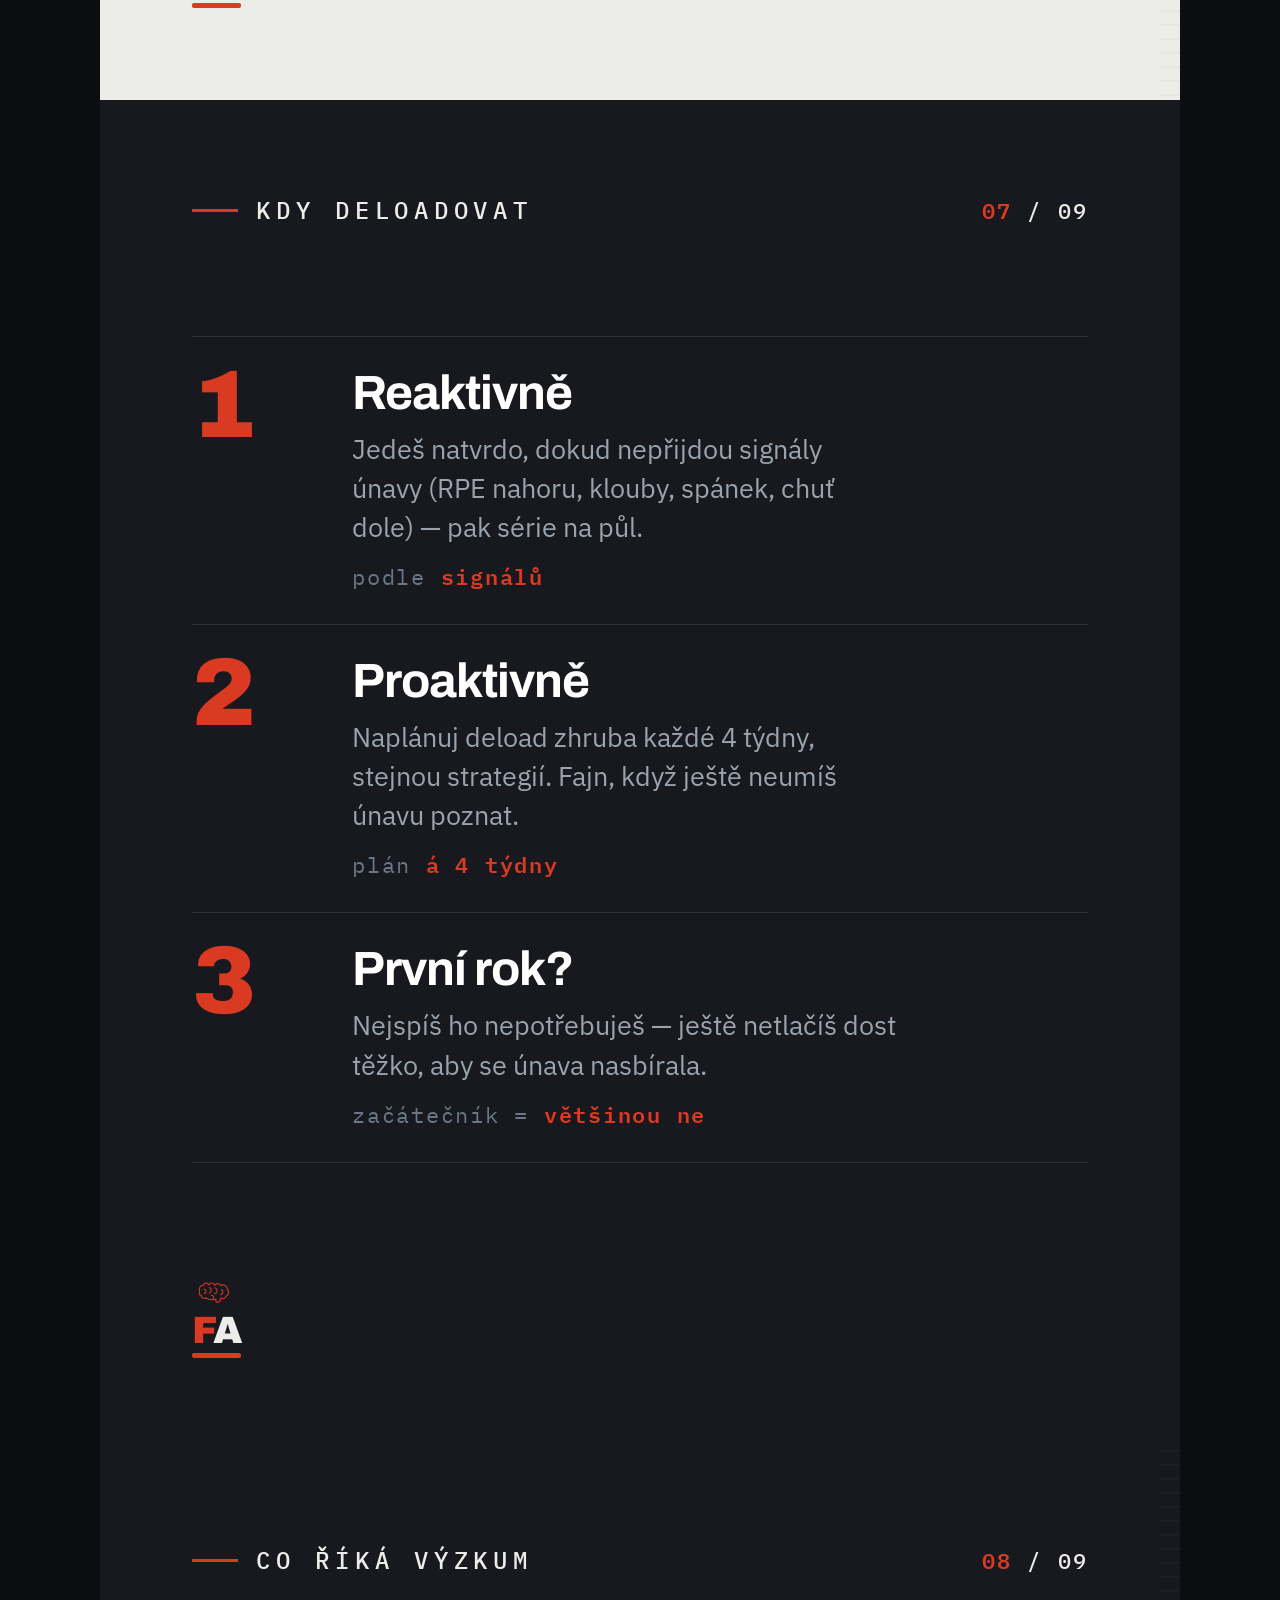
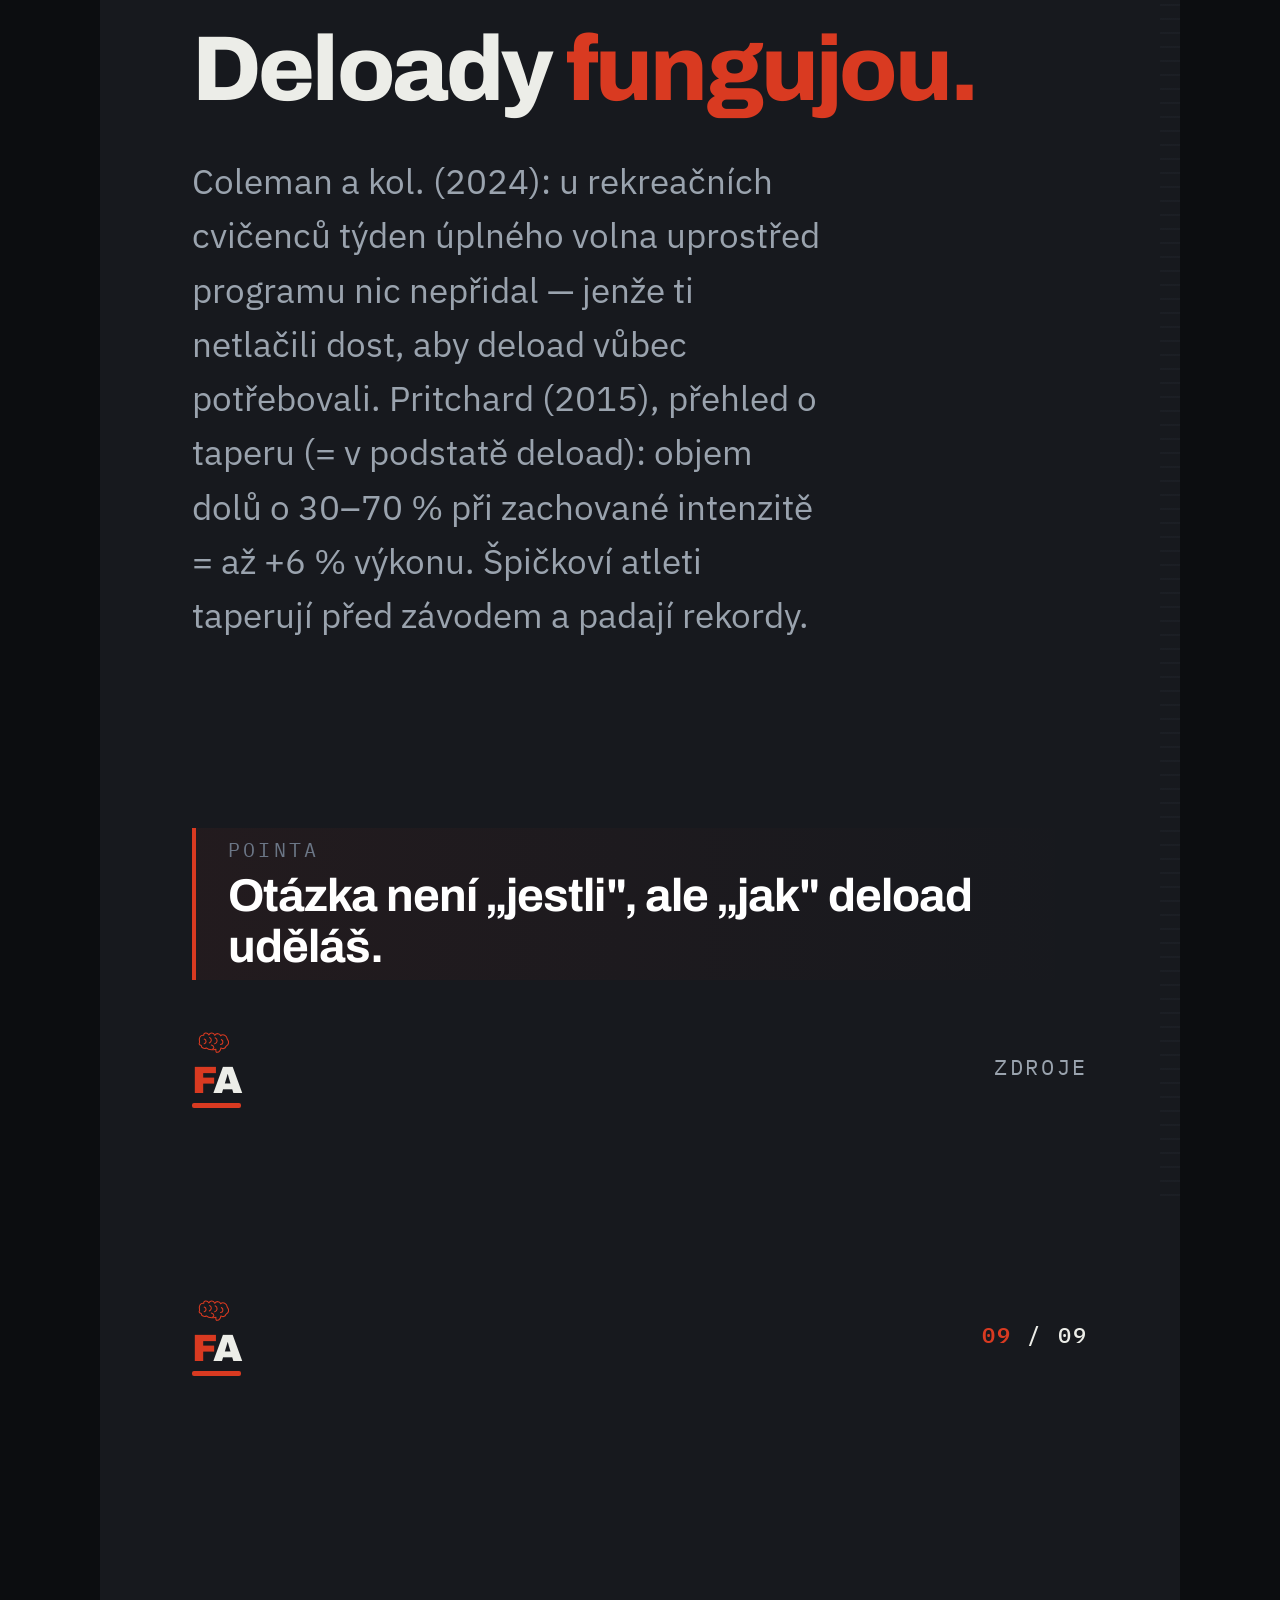
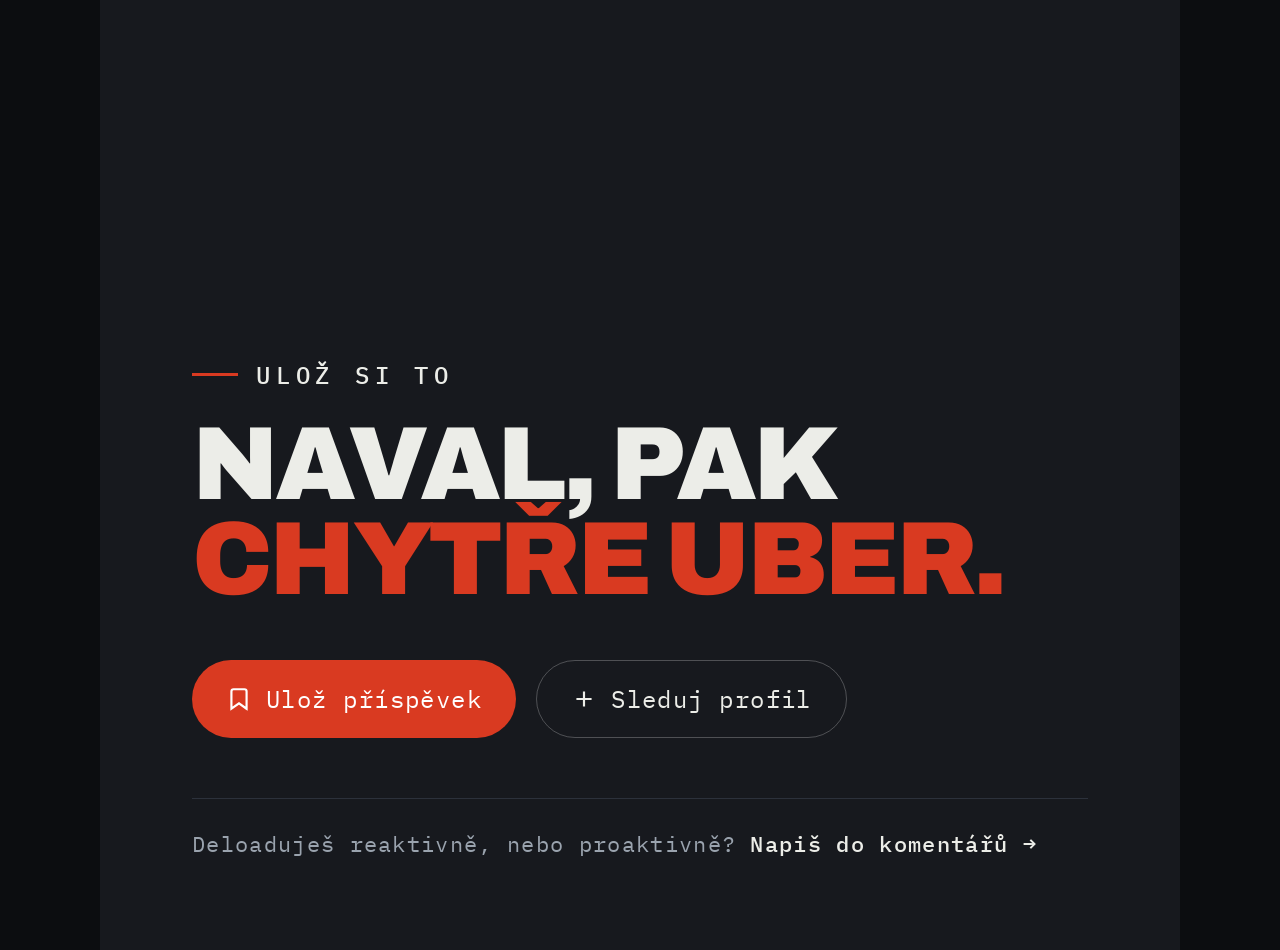
<file: editor/canva-deload.html>
<!DOCTYPE html><html lang="cs"><head><meta charset="utf-8"/>
<link rel="preconnect" href="https://fonts.googleapis.com"/>
<link href="https://fonts.googleapis.com/css2?family=Archivo:wght@400;700;800;900&family=IBM+Plex+Mono:wght@400;500;600&family=IBM+Plex+Sans:wght@300;400;500;600;700&display=swap" rel="stylesheet"/>
<style>*{box-sizing:border-box}html,body{margin:0;padding:0}body{background:#0C0D10}
.slide{margin:0 auto;display:flex}
.grain::after{content:none!important;display:none!important;background:none!important}
/* =====================================================================
   CHALK & IRON — styly slajdů (1080×1350 / 1080×1080)
   Použité pro živý náhled i pro export do PNG.
   ===================================================================== */

:root {
  --iron:      #17191E;
  --iron-2:    #1F232B;
  --iron-line: #2C313B;
  --chalk:     #ECEDE8;
  --chalk-2:   #E1E3DC;
  --chalk-line:#CFD2C9;
  --ink:       #14161B;
  --ink-soft:  #4A4F59;
  --red:       #D93A21;
  --red-deep:  #B22E19;
  --steel:     #6B7686;
  --steel-lt:  #9AA3AE;
  --sand:      #C7A24B;
  --teal:      #3E8E9A;
  --pad: 92px;
}

/* ---------- SLIDE BASE (skutečných 1080×1350) ---------- */
.slide {
  width: 1080px; height: 1350px; position: relative; overflow: hidden;
  padding: var(--pad); display: flex; flex-direction: column;
  font-family: "IBM Plex Sans", system-ui, sans-serif;
  -webkit-font-smoothing: antialiased;
}
.slide.sq { width: 1080px; height: 1080px; }
.s-chalk { background: var(--chalk); color: var(--ink); }
.s-dark  { background: var(--iron);  color: var(--chalk); }

/* grain overlay */
.grain::after {
  content: ""; position: absolute; inset: 0; pointer-events: none; opacity: 0.5; mix-blend-mode: overlay;
  background-image: url("data:image/svg+xml,%3Csvg xmlns='http://www.w3.org/2000/svg' width='140' height='140'%3E%3Cfilter id='n'%3E%3CfeTurbulence type='fractalNoise' baseFrequency='0.9' numOctaves='2'/%3E%3C/filter%3E%3Crect width='100%25' height='100%25' filter='url(%23n)'/%3E%3C/svg%3E");
}

/* knurling edge motif */
.knurl { position: absolute; top: 0; bottom: 0; width: 20px; right: 0; }
.knurl-fill {
  position: absolute; inset: 0;
  background-image: repeating-linear-gradient(to bottom, currentColor 0 2px, transparent 2px 14px);
  opacity: 0.22;
}
.s-chalk .knurl { color: var(--chalk-line); }
.s-dark  .knurl { color: var(--iron-line); }

/* eyebrow */
.eyebrow { font-family: "IBM Plex Mono", monospace; font-size: 24px; font-weight: 500;
  letter-spacing: 0.24em; text-transform: uppercase; display: flex; align-items: center; gap: 18px; }
.eyebrow::before { content: ""; width: 46px; height: 3px; background: var(--red); flex: none; }
.s-chalk .eyebrow { color: var(--ink); }
.s-dark  .eyebrow { color: var(--chalk); }

/* rail */
.rail { font-family: "IBM Plex Mono", monospace; font-size: 22px; letter-spacing: 0.12em;
  text-transform: uppercase; display: flex; align-items: center; }
.s-chalk .rail { color: var(--steel); }
.s-dark  .rail { color: var(--steel-lt); }

/* brand lockup → čisté FA logo */
.brand { display: flex; align-items: center; gap: 16px; }
.brand-mark { display: inline-flex; flex-direction: column; align-items: flex-start; gap: 6px; flex: none; }
.brain-ico { width: 42px; height: auto; color: var(--red); flex: none; }
.brand-mark .fa { font-family: "Archivo", sans-serif; font-weight: 900; font-size: 38px;
  line-height: 0.9; letter-spacing: -0.05em; text-transform: uppercase; position: relative; padding-bottom: 10px; }
.brand-mark .fa i { font-style: normal; color: var(--red); }
.brand-mark .fa::after { content: ""; position: absolute; left: 0; bottom: 0; height: 5px; width: 100%;
  background: var(--red); border-radius: 2px; }

/* counter */
.counter { font-family: "IBM Plex Mono", monospace; font-size: 22px; font-weight: 500; letter-spacing: 0.1em; }
.counter b { color: var(--red); font-weight: 600; }

.head-row { display: flex; align-items: center; justify-content: space-between; }
.foot-row { display: flex; align-items: center; justify-content: space-between; margin-top: 44px; }
.spacer { flex: 1; }

/* ---------- COVER ---------- */
.s-cover { background: var(--iron); color: var(--chalk); padding: 0; }
.s-cover .bg { position: absolute; inset: 0;
  background:
    repeating-linear-gradient(135deg, rgba(255,255,255,0.03) 0 2px, transparent 2px 22px),
    radial-gradient(120% 100% at 30% 20%, #22252c 0%, #16181d 70%); }
.s-cover .photo { position: absolute; inset: 0; }
.s-cover .photo img { width: 100%; height: 100%; object-fit: cover; display: block;
  filter: grayscale(0.25) contrast(1.05); }
.s-cover .tint { position: absolute; inset: 0; background: var(--red); mix-blend-mode: multiply; opacity: 0.14; }
.s-cover .shade { position: absolute; inset: 0;
  background:
    linear-gradient(180deg, rgba(15,16,20,0.55) 0%, rgba(15,16,20,0.12) 34%, rgba(15,16,20,0.72) 78%, rgba(15,16,20,0.96) 100%),
    radial-gradient(120% 80% at 15% 100%, rgba(217,58,33,0.28) 0%, transparent 55%); }
.s-cover .cover-inner { position: absolute; inset: 0; padding: var(--pad); display: flex; flex-direction: column; }
.cover-top { display: flex; align-items: center; justify-content: space-between; }
.cover-body { margin-top: auto; }
.cover-body .eyebrow { color: #fff; margin-bottom: 26px; }
.cover-title { font-family: "Archivo"; font-weight: 900; font-size: 108px; line-height: 0.9;
  letter-spacing: -0.035em; text-transform: uppercase; margin: 0; color: #fff; }
.cover-title em { font-style: normal; color: var(--red); display: block; }
.cover-sub { font-size: 33px; line-height: 1.42; color: #D6D8D3; max-width: 24ch; margin: 32px 0 0; font-weight: 300; }
.cover-foot { margin-top: 54px; padding-top: 30px; border-top: 1px solid rgba(255,255,255,0.16); }
.swipe { display: inline-flex; align-items: center; gap: 12px; font-family: "IBM Plex Mono", monospace;
  font-size: 20px; letter-spacing: 0.16em; text-transform: uppercase; color: #fff; }
.swipe svg { width: 30px; height: 18px; }

/* ---------- CONCEPT / TEXT ---------- */
.slide-h { font-family: "Archivo"; font-weight: 800; font-size: 92px; line-height: 0.98;
  letter-spacing: -0.03em; margin: 46px 0 0; }
.slide-h .hl { color: var(--red); }
.body-copy { font-size: 35px; line-height: 1.55; color: var(--ink-soft); max-width: 30ch; margin: 40px 0 0; }
.s-dark .body-copy { color: var(--steel-lt); }
.callout { margin-top: auto; border-left: 4px solid var(--red); padding: 8px 0 8px 32px;
  background: linear-gradient(90deg, rgba(217,58,33,0.06), transparent); }
.callout .k { font-family: "IBM Plex Mono", monospace; font-size: 20px; letter-spacing: 0.16em; text-transform: uppercase; color: var(--steel); }
.callout .v { font-family: "Archivo"; font-weight: 700; font-size: 46px; line-height: 1.1; margin-top: 8px; letter-spacing: -0.02em; }
.s-chalk .callout .v { color: var(--ink); }
.s-dark  .callout .v { color: #fff; }

/* ---------- BIG STAT ---------- */
.s-stat { justify-content: center; }
.stat-num { font-family: "Archivo"; font-weight: 900; font-size: 340px; line-height: 0.82;
  letter-spacing: -0.05em; color: var(--red); margin: 24px 0; }
.stat-num small { font-size: 120px; color: var(--chalk); -webkit-text-stroke: 2px var(--iron-line); }
.stat-label { font-family: "Archivo"; font-weight: 700; font-size: 58px; line-height: 1.06; letter-spacing: -0.02em; max-width: 22ch; }
.stat-sub { font-family: "IBM Plex Mono", monospace; font-size: 24px; line-height: 1.5; color: var(--steel-lt); margin-top: 28px; max-width: 40ch; letter-spacing: 0.04em; }

/* ---------- CTA ---------- */
.cta-body { margin-top: auto; }
.cta-h { font-family: "Archivo"; font-weight: 900; font-size: 104px; line-height: 0.92; letter-spacing: -0.035em;
  text-transform: uppercase; margin: 0; }
.cta-h em { font-style: normal; color: var(--red); }
.cta-actions { display: flex; gap: 20px; margin-top: 52px; flex-wrap: wrap; }
.pill { display: inline-flex; align-items: center; gap: 14px; font-family: "IBM Plex Mono", monospace;
  font-size: 24px; letter-spacing: 0.06em; padding: 22px 34px; border-radius: 999px; }
.pill-solid { background: var(--red); color: #fff; }
.pill-ghost { border: 1px solid rgba(255,255,255,0.24); color: var(--chalk); }
.s-chalk .pill-ghost { border-color: var(--chalk-line); color: var(--ink); }
.pill svg { width: 26px; height: 26px; }
.cta-next { margin-top: 60px; padding-top: 30px; border-top: 1px solid var(--iron-line);
  font-family: "IBM Plex Mono", monospace; font-size: 22px; color: var(--steel-lt); letter-spacing: 0.06em; }
.s-chalk .cta-next { border-color: var(--chalk-line); color: var(--steel); }
.cta-next b { color: var(--chalk); font-weight: 500; }
.s-chalk .cta-next b { color: var(--ink); }

/* ---------- FACTS ---------- */
.facts { margin-top: 44px; display: flex; flex-direction: column; flex: 1; justify-content: center; }
.fact { display: grid; grid-template-columns: 300px 1fr; gap: 36px; align-items: center;
  padding: 40px 0; border-top: 1px solid var(--chalk-line); }
.fact:last-child { border-bottom: 1px solid var(--chalk-line); }
.s-dark .fact { border-color: var(--iron-line); }
.fact .fv { font-family: "Archivo"; font-weight: 900; font-size: 84px; line-height: 0.82;
  letter-spacing: -0.04em; color: var(--red); }
.fact .fv small { display: block; font-family: "IBM Plex Mono", monospace; font-weight: 500;
  font-size: 22px; color: var(--steel); letter-spacing: 0.06em; margin-top: 14px; text-transform: uppercase; }
.fact .ft { font-size: 33px; line-height: 1.4; }
.s-chalk .fact .ft { color: var(--ink); }
.s-dark  .fact .ft { color: #fff; }
.fact .ft b { font-weight: 600; }

/* ---------- TERM (jeden pojem) ---------- */
.term { margin-top: auto; margin-bottom: auto; }
.term-abbr { font-family: "Archivo"; font-weight: 900; font-size: 210px; line-height: 0.82;
  letter-spacing: -0.045em; color: var(--red); margin: 0; }
.term-full { font-family: "IBM Plex Mono", monospace; font-size: 32px; letter-spacing: 0.06em;
  text-transform: uppercase; margin: 18px 0 0; }
.s-chalk .term-full { color: var(--ink-soft); }
.s-dark  .term-full { color: var(--steel-lt); }
.term-def { font-size: 40px; line-height: 1.38; margin: 46px 0 0; max-width: 25ch; }
.s-chalk .term-def { color: var(--ink); }
.s-dark  .term-def { color: #fff; }
.term-eg { margin-top: 38px; border-left: 4px solid var(--red); padding: 8px 0 8px 30px;
  font-family: "IBM Plex Mono", monospace; font-size: 27px; line-height: 1.5; }
.s-chalk .term-eg { color: var(--steel); }
.s-dark  .term-eg { color: var(--steel-lt); }
.term-eg b { color: var(--red-deep); font-weight: 600; }
.s-dark .term-eg b { color: var(--red); }
.term-eg .k { display: block; font-size: 20px; letter-spacing: 0.18em; text-transform: uppercase;
  color: var(--steel); margin-bottom: 8px; }

/* ---------- GLOSÁŘ (víc pojmů / slide) ---------- */
.gloss { margin-top: 38px; display: flex; flex-direction: column; flex: 1; justify-content: center; }
.gloss-row { display: grid; grid-template-columns: 288px 1fr; gap: 30px; align-items: center;
  padding: 26px 0; border-top: 1px solid var(--chalk-line); }
.gloss-row:last-child { border-bottom: 1px solid var(--chalk-line); }
.gloss-abbr { font-family: "Archivo"; font-weight: 800; font-size: 42px; line-height: 1.0;
  letter-spacing: -0.02em; color: var(--red); }
.gloss-def { font-size: 29px; line-height: 1.34; color: var(--ink-soft); }
.gloss-def b { color: var(--ink); font-weight: 600; }
.s-dark .gloss-row { border-color: var(--iron-line); }
.s-dark .gloss-def { color: var(--steel-lt); }
.s-dark .gloss-def b { color: #fff; }

/* ---------- POINT (číslovaný bod) ---------- */
.point-body { margin-top: 30px; flex: 1; display: flex; flex-direction: column; justify-content: center; }
.point-num { font-family: "Archivo"; font-weight: 900; font-size: 92px; line-height: 0.8;
  color: var(--red); letter-spacing: -0.04em; margin-bottom: 10px; }
.point-title { font-family: "Archivo"; font-weight: 800; font-size: 60px; line-height: 1.0;
  letter-spacing: -0.025em; margin: 0 0 26px; }
.s-chalk .point-title { color: var(--ink); }
.s-dark  .point-title { color: #fff; }
.point-text { font-size: 30px; line-height: 1.5; margin: 0; max-width: 40ch; }
.s-chalk .point-text { color: var(--ink-soft); }
.s-dark  .point-text { color: var(--steel-lt); }
.point-text .hl { color: var(--red); font-weight: 600; }
.point-note { font-family: "IBM Plex Mono", monospace; font-size: 22px; color: var(--steel);
  margin-top: 26px; letter-spacing: 0.06em; }
.point-note b { color: var(--red-deep); font-weight: 600; }
.s-dark .point-note b { color: var(--red); }

/* ---------- CHART (sloupce) ---------- */
.chart-wrap { margin-top: 44px; flex: 1; display: flex; flex-direction: column; }
.chart-title { font-family: "Archivo"; font-weight: 800; font-size: 66px; letter-spacing: -0.025em; line-height: 1.0; margin: 0; }
.s-chalk .chart-title { color: var(--ink); }
.s-dark  .chart-title { color: #fff; }
.chart-note { font-family: "IBM Plex Mono", monospace; font-size: 20px; color: var(--steel); margin: 16px 0 0; letter-spacing: 0.06em; }
.chart { flex: 1; margin-top: 30px; min-height: 0; }

/* ---------- STEPS / DŮVODY ---------- */
.steps { margin-top: 40px; display: flex; flex-direction: column; flex: 1; justify-content: center; }
.step { display: grid; grid-template-columns: 132px 1fr; gap: 28px; align-items: start;
  padding: 30px 0; border-top: 1px solid var(--chalk-line); }
.step:last-child { border-bottom: 1px solid var(--chalk-line); }
.s-dark .step { border-color: var(--iron-line); }
.step .num { font-family: "Archivo"; font-weight: 900; font-size: 96px; line-height: 0.8; color: var(--red); letter-spacing: -0.04em; }
.step .st-h { font-family: "Archivo"; font-weight: 700; font-size: 48px; letter-spacing: -0.02em; margin: 0; }
.s-chalk .step .st-h { color: var(--ink); }
.s-dark  .step .st-h { color: #fff; }
.step .st-b { font-size: 27px; line-height: 1.45; margin: 10px 0 0; max-width: 34ch; }
.s-chalk .step .st-b { color: var(--ink-soft); }
.s-dark  .step .st-b { color: var(--steel-lt); }
.step .st-m { font-family: "IBM Plex Mono", monospace; font-size: 22px; color: var(--steel); margin-top: 12px; letter-spacing: 0.08em; }
.step .st-m b { color: var(--red-deep); font-weight: 600; }
.s-dark .step .st-m b { color: var(--red); }

/* ---------- TABLE (A vs B) ---------- */
.ctable { margin-top: 40px; flex: 1; display: flex; flex-direction: column; justify-content: center; }
.crow { display: grid; grid-template-columns: 1.25fr 1fr 1fr; align-items: center;
  padding: 30px 0; border-top: 1px solid var(--chalk-line); }
.crow:last-child { border-bottom: 1px solid var(--chalk-line); }
.s-dark .crow { border-color: var(--iron-line); }
.chead { border-top: none; padding-bottom: 24px; font-family: "IBM Plex Mono", monospace;
  font-size: 22px; letter-spacing: 0.12em; text-transform: uppercase; color: var(--steel); }
.chead .c1 { color: var(--red); }
.s-chalk .chead .c2 { color: var(--ink); }
.s-dark  .chead .c2 { color: #fff; }
.crow .ck { font-size: 31px; padding-right: 20px; }
.s-chalk .crow .ck { color: var(--ink-soft); }
.s-dark  .crow .ck { color: var(--steel-lt); }
.crow .cv { font-family: "IBM Plex Mono", monospace; font-size: 30px; font-weight: 500; }
.crow .cv1 { color: var(--red-deep); }
.s-dark .crow .cv1 { color: var(--red); }
.s-chalk .crow .cv2 { color: var(--ink); }
.s-dark  .crow .cv2 { color: #fff; }
</style></head><body><div class="slide s-cover" data-document-role="page" data-label="Úvod">
      <div class="bg"></div><div class="shade"></div>
      <div class="cover-inner">
        <div class="cover-top"><div class="brand"><span class="brand-mark"><svg class="brain-ico" viewBox="0 0 200 160" fill="none" stroke="currentColor" stroke-width="5" stroke-linecap="round" stroke-linejoin="round"><path d="M36 88 C 30 66 40 52 56 54 C 54 40 74 38 80 52 C 86 40 104 40 108 54 C 116 42 134 44 136 56 C 148 46 166 54 168 72 C 178 84 176 100 162 106 C 158 118 146 120 138 114 C 136 126 128 136 120 134 C 116 138 112 130 114 120 C 98 124 78 124 68 114 C 58 120 44 114 44 102 C 34 100 32 94 36 88 Z"/><path d="M58 72 C 70 76 70 90 58 94"/><path d="M84 64 C 96 70 94 86 82 90"/><path d="M110 66 C 124 72 122 90 108 94"/><path d="M140 74 C 152 82 148 96 136 98"/><path d="M92 100 C 106 104 108 118 96 120"/></svg><span class="fa"><i>F</i>A</span></span></div><span class="counter"><b>01</b> / 09</span></div>
        <div class="cover-body">
          <div class="eyebrow">Regenerace · Výzkum</div>
          <h2 class="cover-title">Deloady fungujou,<em>jen je děláš špatně.</em></h2>
          <p class="cover-sub">Nejsou zázrak ani povinnost. Ale správně použité tě drží v progresu. Co na to studie.</p>
          <div class="cover-foot"><span class="swipe">Swipe <svg viewBox="0 0 30 18" fill="none" stroke="currentColor" stroke-width="2"><path d="M2 9h24M20 3l6 6-6 6"/></svg></span></div>
        </div>
      </div></div>
<div class="slide s-dark" data-document-role="page" data-label="Deload vs detrénink">
      <div class="knurl"><div class="knurl-fill"></div></div>
      <div class="head-row"><div class="eyebrow">Co to je (a není)</div><span class="counter"><b>02</b> / 09</span></div>
      <h2 class="slide-h" style="font-size:70px; margin-top:34px">Deload <span class="hl">≠</span> detrénink</h2>
      <div class="ctable">
        <div class="crow chead"><span>Rozdíl</span><span class="c1">Deload</span><span class="c2">Detrénink</span></div>
        <div class="crow"><span class="ck">Váhy</span><span class="cv cv1">těžké</span><span class="cv cv2">žádné</span></div><div class="crow"><span class="ck">Objem (série)</span><span class="cv cv1">na půl</span><span class="cv cv2">nulový</span></div><div class="crow"><span class="ck">Stimul pro sval</span><span class="cv cv1">zůstává</span><span class="cv cv2">chybí</span></div><div class="crow"><span class="ck">Síla</span><span class="cv cv1">drží</span><span class="cv cv2">klesá</span></div><div class="crow"><span class="ck">Únava</span><span class="cv cv1">klesá</span><span class="cv cv2">klesá</span></div>
      </div>
      <div class="foot-row"><div class="brand"><span class="brand-mark"><svg class="brain-ico" viewBox="0 0 200 160" fill="none" stroke="currentColor" stroke-width="5" stroke-linecap="round" stroke-linejoin="round"><path d="M36 88 C 30 66 40 52 56 54 C 54 40 74 38 80 52 C 86 40 104 40 108 54 C 116 42 134 44 136 56 C 148 46 166 54 168 72 C 178 84 176 100 162 106 C 158 118 146 120 138 114 C 136 126 128 136 120 134 C 116 138 112 130 114 120 C 98 124 78 124 68 114 C 58 120 44 114 44 102 C 34 100 32 94 36 88 Z"/><path d="M58 72 C 70 76 70 90 58 94"/><path d="M84 64 C 96 70 94 86 82 90"/><path d="M110 66 C 124 72 122 90 108 94"/><path d="M140 74 C 152 82 148 96 136 98"/><path d="M92 100 C 106 104 108 118 96 120"/></svg><span class="fa"><i>F</i>A</span></span></div><span class="counter" style="color:var(--steel-lt)"></span></div></div>
<div class="slide s-chalk" data-document-role="page" data-label="Proč funguje">
    <div class="knurl"><div class="knurl-fill"></div></div>
    <div class="head-row"><div class="eyebrow">Model</div><span class="counter"><b>03</b> / 09</span></div>
    <div class="chart-wrap">
      <h3 class="chart-title">Proč deload funguje</h3>
      <p class="chart-note">// výkon = fitness − únava. únava mizí rychleji, tak po deloadu výkon vyskočí.</p>
      <svg class="chart" viewBox="0 0 980 560" preserveAspectRatio="xMidYMid meet"><rect x="624" y="96" width="112" height="372" fill="#D93A21" opacity="0.10"/><text x="680" y="526" text-anchor="middle" font-family="IBM Plex Mono, monospace" font-size="20" font-weight="600" fill="#D93A21">DELOAD</text><line x1="118" y1="96" x2="118" y2="468" stroke="#14161B" stroke-width="2"/><line x1="118" y1="468" x2="915" y2="468" stroke="#14161B" stroke-width="2"/><line x1="118" y1="365" x2="915" y2="365" stroke="#CFD2C9" stroke-width="1" stroke-dasharray="6 7"/><path d="M 118.0,339.7 C 136.7,332.2 193.0,310.9 230.4,294.8 C 267.9,278.8 305.4,260.6 342.9,243.5 C 380.3,226.4 417.8,207.2 455.3,192.2 C 492.8,177.2 530.2,165.5 567.7,153.7 C 605.2,142.0 642.7,104.6 680.1,121.7 C 717.6,138.8 755.1,225.3 792.6,256.3 C 830.0,287.3 886.3,299.1 905.0,307.7" fill="none" stroke="#3E8E9A" stroke-width="4" stroke-dasharray="10 8" stroke-linejoin="round" stroke-linecap="round"/><path d="M 118.0,314.1 C 136.7,308.7 193.0,292.7 230.4,282.0 C 267.9,271.3 305.4,259.6 342.9,249.9 C 380.3,240.3 417.8,231.8 455.3,224.3 C 492.8,216.8 530.2,210.4 567.7,205.0 C 605.2,199.7 642.7,194.3 680.1,192.2 C 717.6,190.1 755.1,191.1 792.6,192.2 C 830.0,193.3 886.3,197.6 905.0,198.6" fill="none" stroke="#6B7686" stroke-width="4" stroke-linejoin="round" stroke-linecap="round"/><path d="M 118.0,339.7 C 136.7,341.9 193.0,347.2 230.4,352.6 C 267.9,357.9 305.4,364.3 342.9,371.8 C 380.3,379.3 417.8,390.0 455.3,397.4 C 492.8,404.9 530.2,410.3 567.7,416.7 C 605.2,423.1 642.7,455.2 680.1,435.9 C 717.6,416.7 755.1,331.2 792.6,301.2 C 830.0,271.3 886.3,263.8 905.0,256.3" fill="none" stroke="#D93A21" stroke-width="7" stroke-linejoin="round" stroke-linecap="round"/><circle cx="905" cy="256" r="10" fill="#D93A21"/><text x="889" y="234" text-anchor="end" font-family="Archivo, sans-serif" font-weight="800" font-size="30" fill="#D93A21">PR ↑</text><g font-family="IBM Plex Mono, monospace" font-size="19" fill="#6B7686" text-anchor="middle"><text x="118" y="498">T1</text><text x="230" y="498">T2</text><text x="343" y="498">T3</text><text x="455" y="498">T4</text><text x="568" y="498">T5</text><text x="680" y="498">T6</text><text x="793" y="498">T7</text><text x="905" y="498">T8</text></g><line x1="132" y1="104" x2="166" y2="104" stroke="#D93A21" stroke-width="5"/><text x="178" y="111" font-family="IBM Plex Mono, monospace" font-size="21" fill="#14161B">Výkon</text><line x1="132" y1="138" x2="166" y2="138" stroke="#6B7686" stroke-width="5"/><text x="178" y="145" font-family="IBM Plex Mono, monospace" font-size="21" fill="#14161B">Fitness</text><line x1="132" y1="172" x2="166" y2="172" stroke="#3E8E9A" stroke-width="5"/><text x="178" y="179" font-family="IBM Plex Mono, monospace" font-size="21" fill="#14161B">Únava</text></svg>
    </div>
    <div class="foot-row"><div class="brand"><span class="brand-mark"><svg class="brain-ico" viewBox="0 0 200 160" fill="none" stroke="currentColor" stroke-width="5" stroke-linecap="round" stroke-linejoin="round"><path d="M36 88 C 30 66 40 52 56 54 C 54 40 74 38 80 52 C 86 40 104 40 108 54 C 116 42 134 44 136 56 C 148 46 166 54 168 72 C 178 84 176 100 162 106 C 158 118 146 120 138 114 C 136 126 128 136 120 134 C 116 138 112 130 114 120 C 98 124 78 124 68 114 C 58 120 44 114 44 102 C 34 100 32 94 36 88 Z"/><path d="M58 72 C 70 76 70 90 58 94"/><path d="M84 64 C 96 70 94 86 82 90"/><path d="M110 66 C 124 72 122 90 108 94"/><path d="M140 74 C 152 82 148 96 136 98"/><path d="M92 100 C 106 104 108 118 96 120"/></svg><span class="fa"><i>F</i>A</span></span></div><span class="counter" style="color:var(--steel)">fitness–fatigue model (Banister)</span></div>
  </div>
<div class="slide s-chalk" data-document-role="page" data-label="Load before deload">
      <div class="knurl"><div class="knurl-fill"></div></div>
      <div class="head-row"><div class="eyebrow">Pravidlo č. 1</div><span class="counter"><b>04</b> / 09</span></div>
      <h2 class="slide-h">Nejdřív naval, <span class="hl">pak deloaduj.</span></h2>
      <p class="body-copy">Deload dává smysl jen tehdy, když máš co odbourat. Když netrénuješ dost těžko, nenasbíráš únavu, kterou by týden úlevy ospravedlnil — a deload nic nevyřeší. Proto ho v prvním roce většinou nepotřebuješ.</p>
      <div class="callout"><div class="k">Zkratka</div><div class="v">Žádná únava = žádný důvod deloadovat.</div></div>
      <div class="foot-row"><div class="brand"><span class="brand-mark"><svg class="brain-ico" viewBox="0 0 200 160" fill="none" stroke="currentColor" stroke-width="5" stroke-linecap="round" stroke-linejoin="round"><path d="M36 88 C 30 66 40 52 56 54 C 54 40 74 38 80 52 C 86 40 104 40 108 54 C 116 42 134 44 136 56 C 148 46 166 54 168 72 C 178 84 176 100 162 106 C 158 118 146 120 138 114 C 136 126 128 136 120 134 C 116 138 112 130 114 120 C 98 124 78 124 68 114 C 58 120 44 114 44 102 C 34 100 32 94 36 88 Z"/><path d="M58 72 C 70 76 70 90 58 94"/><path d="M84 64 C 96 70 94 86 82 90"/><path d="M110 66 C 124 72 122 90 108 94"/><path d="M140 74 C 152 82 148 96 136 98"/><path d="M92 100 C 106 104 108 118 96 120"/></svg><span class="fa"><i>F</i>A</span></span></div><div class="rail">Kdy</div></div></div>
<div class="slide s-dark" data-document-role="page" data-label="Jak správně">
      <div class="head-row"><div class="eyebrow">Jak na to správně</div><span class="counter"><b>05</b> / 09</span></div>
      <div class="steps"><div class="step"><div class="num">1</div><div><h4 class="st-h">Váhy nech těžké</h4><p class="st-b">Intenzitu drž, klidně lehce zvedni. Těžké doteky udrží sílu i nervový drive.</p><div class="st-m">intenzita <b>zůstává</b></div></div></div><div class="step"><div class="num">2</div><div><h4 class="st-h">Sérií na polovinu</h4><p class="st-b">Ubereš celkový objem — počet sérií zhruba na půl. Tím spadne únava bez detréninku.</p><div class="st-m">objem <b>−30 až 70 %</b></div></div></div><div class="step"><div class="num">3</div><div><h4 class="st-h">Ne celý týden volno</h4><p class="st-b">Úplné vysazení není nejlepší strategie. Nech si ho jako nouzovku, když tě k tomu donutí život.</p><div class="st-m">volno = <b>poslední možnost</b></div></div></div></div>
      <div class="foot-row"><div class="brand"><span class="brand-mark"><svg class="brain-ico" viewBox="0 0 200 160" fill="none" stroke="currentColor" stroke-width="5" stroke-linecap="round" stroke-linejoin="round"><path d="M36 88 C 30 66 40 52 56 54 C 54 40 74 38 80 52 C 86 40 104 40 108 54 C 116 42 134 44 136 56 C 148 46 166 54 168 72 C 178 84 176 100 162 106 C 158 118 146 120 138 114 C 136 126 128 136 120 134 C 116 138 112 130 114 120 C 98 124 78 124 68 114 C 58 120 44 114 44 102 C 34 100 32 94 36 88 Z"/><path d="M58 72 C 70 76 70 90 58 94"/><path d="M84 64 C 96 70 94 86 82 90"/><path d="M110 66 C 124 72 122 90 108 94"/><path d="M140 74 C 152 82 148 96 136 98"/><path d="M92 100 C 106 104 108 118 96 120"/></svg><span class="fa"><i>F</i>A</span></span></div><span class="counter" style="color:var(--steel-lt)"></span></div></div>
<div class="slide s-chalk" data-document-role="page" data-label="Příklad SBD">
      <div class="knurl"><div class="knurl-fill"></div></div>
      <div class="head-row"><div class="eyebrow">Příklad týdne · SBD</div><span class="counter"><b>06</b> / 09</span></div>
      <h2 class="slide-h" style="font-size:70px; margin-top:34px">Deload týden <span class="hl">v praxi</span></h2>
      <div class="ctable">
        <div class="crow chead"><span>Cvik</span><span class="c1">Deload</span><span class="c2">Běžně</span></div>
        <div class="crow"><span class="ck">Dřep</span><span class="cv cv1">2×5</span><span class="cv cv2">4×5</span></div><div class="crow"><span class="ck">Bench</span><span class="cv cv1">2×5</span><span class="cv cv2">4×5</span></div><div class="crow"><span class="ck">Mrtvý tah</span><span class="cv cv1">1–2×5</span><span class="cv cv2">3×5</span></div><div class="crow"><span class="ck">Doplňky</span><span class="cv cv1">½ / vynech</span><span class="cv cv2">plný objem</span></div>
      </div>
      <div class="foot-row"><div class="brand"><span class="brand-mark"><svg class="brain-ico" viewBox="0 0 200 160" fill="none" stroke="currentColor" stroke-width="5" stroke-linecap="round" stroke-linejoin="round"><path d="M36 88 C 30 66 40 52 56 54 C 54 40 74 38 80 52 C 86 40 104 40 108 54 C 116 42 134 44 136 56 C 148 46 166 54 168 72 C 178 84 176 100 162 106 C 158 118 146 120 138 114 C 136 126 128 136 120 134 C 116 138 112 130 114 120 C 98 124 78 124 68 114 C 58 120 44 114 44 102 C 34 100 32 94 36 88 Z"/><path d="M58 72 C 70 76 70 90 58 94"/><path d="M84 64 C 96 70 94 86 82 90"/><path d="M110 66 C 124 72 122 90 108 94"/><path d="M140 74 C 152 82 148 96 136 98"/><path d="M92 100 C 106 104 108 118 96 120"/></svg><span class="fa"><i>F</i>A</span></span></div><span class="counter" style="color:var(--steel)">stejná váha · série na polovinu · žádné volno</span></div></div>
<div class="slide s-dark" data-document-role="page" data-label="Kdy">
      <div class="head-row"><div class="eyebrow">Kdy deloadovat</div><span class="counter"><b>07</b> / 09</span></div>
      <div class="steps"><div class="step"><div class="num">1</div><div><h4 class="st-h">Reaktivně</h4><p class="st-b">Jedeš natvrdo, dokud nepřijdou signály únavy (RPE nahoru, klouby, spánek, chuť dole) — pak série na půl.</p><div class="st-m">podle <b>signálů</b></div></div></div><div class="step"><div class="num">2</div><div><h4 class="st-h">Proaktivně</h4><p class="st-b">Naplánuj deload zhruba každé 4 týdny, stejnou strategií. Fajn, když ještě neumíš únavu poznat.</p><div class="st-m">plán <b>á 4 týdny</b></div></div></div><div class="step"><div class="num">3</div><div><h4 class="st-h">První rok?</h4><p class="st-b">Nejspíš ho nepotřebuješ — ještě netlačíš dost těžko, aby se únava nasbírala.</p><div class="st-m">začátečník = <b>většinou ne</b></div></div></div></div>
      <div class="foot-row"><div class="brand"><span class="brand-mark"><svg class="brain-ico" viewBox="0 0 200 160" fill="none" stroke="currentColor" stroke-width="5" stroke-linecap="round" stroke-linejoin="round"><path d="M36 88 C 30 66 40 52 56 54 C 54 40 74 38 80 52 C 86 40 104 40 108 54 C 116 42 134 44 136 56 C 148 46 166 54 168 72 C 178 84 176 100 162 106 C 158 118 146 120 138 114 C 136 126 128 136 120 134 C 116 138 112 130 114 120 C 98 124 78 124 68 114 C 58 120 44 114 44 102 C 34 100 32 94 36 88 Z"/><path d="M58 72 C 70 76 70 90 58 94"/><path d="M84 64 C 96 70 94 86 82 90"/><path d="M110 66 C 124 72 122 90 108 94"/><path d="M140 74 C 152 82 148 96 136 98"/><path d="M92 100 C 106 104 108 118 96 120"/></svg><span class="fa"><i>F</i>A</span></span></div><span class="counter" style="color:var(--steel-lt)"></span></div></div>
<div class="slide s-dark" data-document-role="page" data-label="Výzkum">
      <div class="knurl"><div class="knurl-fill"></div></div>
      <div class="head-row"><div class="eyebrow">Co říká výzkum</div><span class="counter"><b>08</b> / 09</span></div>
      <h2 class="slide-h">Deloady <span class="hl">fungujou.</span></h2>
      <p class="body-copy">Coleman a kol. (2024): u rekreačních cvičenců týden úplného volna uprostřed programu nic nepřidal — jenže ti netlačili dost, aby deload vůbec potřebovali. Pritchard (2015), přehled o taperu (= v podstatě deload): objem dolů o 30–70 % při zachované intenzitě = až +6 % výkonu. Špičkoví atleti taperují před závodem a padají rekordy.</p>
      <div class="callout"><div class="k">Pointa</div><div class="v">Otázka není „jestli", ale „jak" deload uděláš.</div></div>
      <div class="foot-row"><div class="brand"><span class="brand-mark"><svg class="brain-ico" viewBox="0 0 200 160" fill="none" stroke="currentColor" stroke-width="5" stroke-linecap="round" stroke-linejoin="round"><path d="M36 88 C 30 66 40 52 56 54 C 54 40 74 38 80 52 C 86 40 104 40 108 54 C 116 42 134 44 136 56 C 148 46 166 54 168 72 C 178 84 176 100 162 106 C 158 118 146 120 138 114 C 136 126 128 136 120 134 C 116 138 112 130 114 120 C 98 124 78 124 68 114 C 58 120 44 114 44 102 C 34 100 32 94 36 88 Z"/><path d="M58 72 C 70 76 70 90 58 94"/><path d="M84 64 C 96 70 94 86 82 90"/><path d="M110 66 C 124 72 122 90 108 94"/><path d="M140 74 C 152 82 148 96 136 98"/><path d="M92 100 C 106 104 108 118 96 120"/></svg><span class="fa"><i>F</i>A</span></span></div><div class="rail">Zdroje</div></div></div>
<div class="slide s-dark" data-document-role="page" data-label="Závěr">
      <div class="head-row"><div class="brand"><span class="brand-mark"><svg class="brain-ico" viewBox="0 0 200 160" fill="none" stroke="currentColor" stroke-width="5" stroke-linecap="round" stroke-linejoin="round"><path d="M36 88 C 30 66 40 52 56 54 C 54 40 74 38 80 52 C 86 40 104 40 108 54 C 116 42 134 44 136 56 C 148 46 166 54 168 72 C 178 84 176 100 162 106 C 158 118 146 120 138 114 C 136 126 128 136 120 134 C 116 138 112 130 114 120 C 98 124 78 124 68 114 C 58 120 44 114 44 102 C 34 100 32 94 36 88 Z"/><path d="M58 72 C 70 76 70 90 58 94"/><path d="M84 64 C 96 70 94 86 82 90"/><path d="M110 66 C 124 72 122 90 108 94"/><path d="M140 74 C 152 82 148 96 136 98"/><path d="M92 100 C 106 104 108 118 96 120"/></svg><span class="fa"><i>F</i>A</span></span></div><span class="counter"><b>09</b> / 09</span></div>
      <div class="cta-body">
        <div class="eyebrow" style="margin-bottom:26px">Ulož si to</div>
        <h2 class="cta-h">Naval, pak <em>chytře uber.</em></h2>
        <div class="cta-actions">
          <span class="pill pill-solid"><svg viewBox="0 0 24 24" fill="none" stroke="currentColor" stroke-width="2"><path d="M19 21l-7-5-7 5V5a2 2 0 012-2h10a2 2 0 012 2z"/></svg> Ulož příspěvek</span>
          <span class="pill pill-ghost"><svg viewBox="0 0 24 24" fill="none" stroke="currentColor" stroke-width="2"><path d="M12 5v14M5 12h14"/></svg> Sleduj profil</span>
        </div>
        <div class="cta-next">Deloaduješ reaktivně, nebo proaktivně? <b>Napiš do komentářů →</b></div>
      </div></div>
</body></html>
</file>
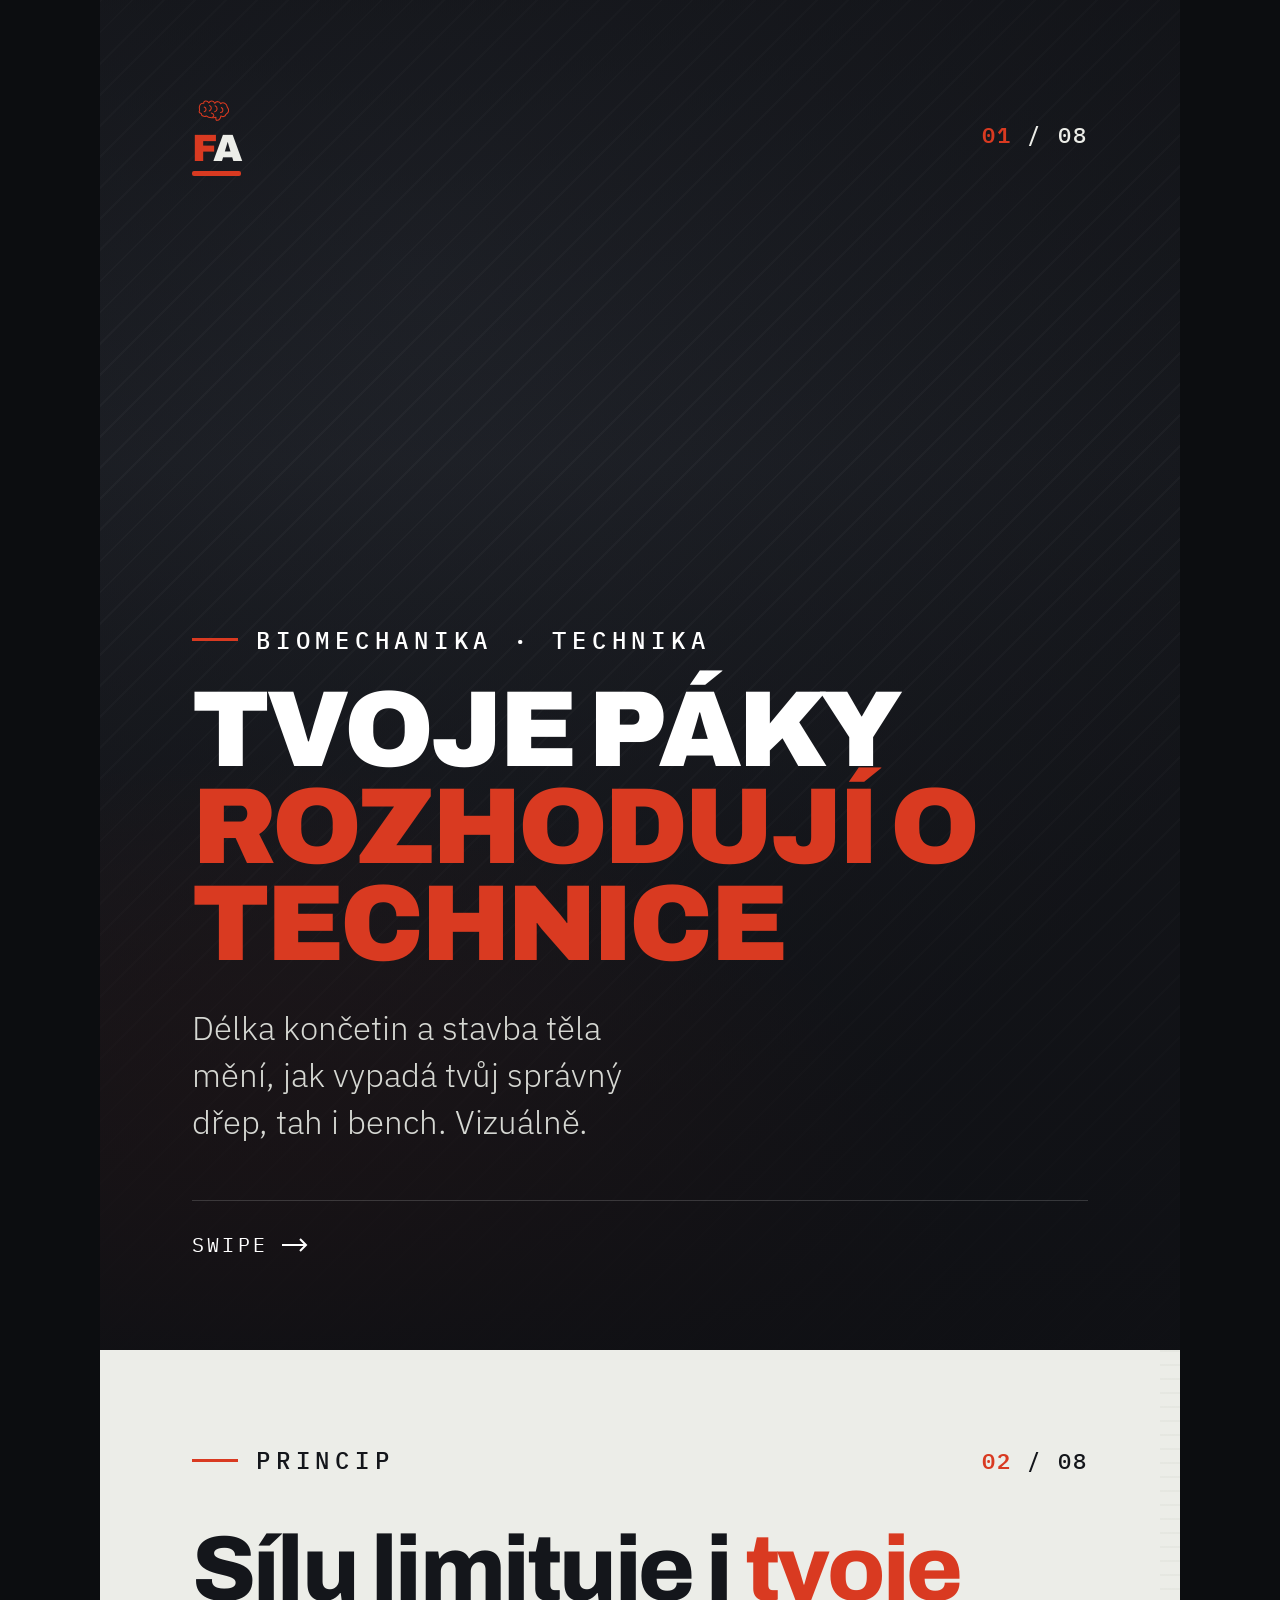
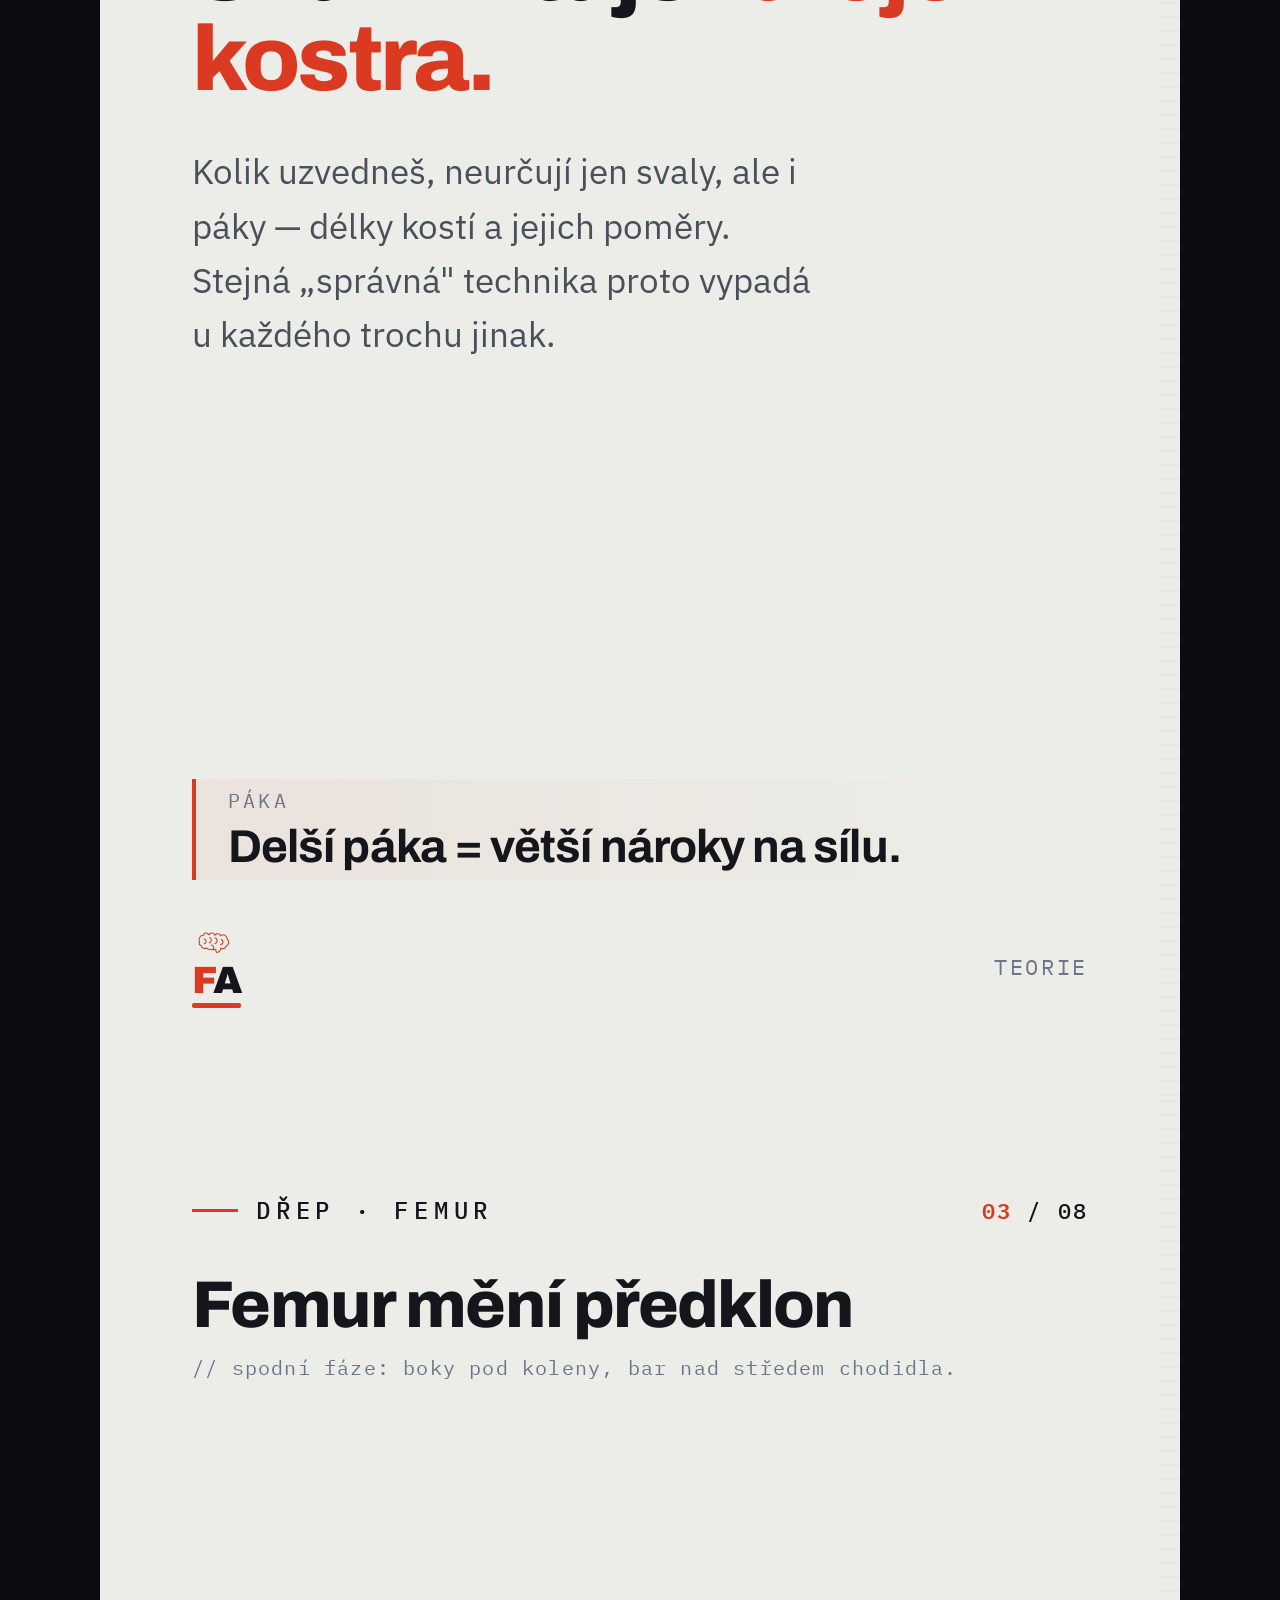
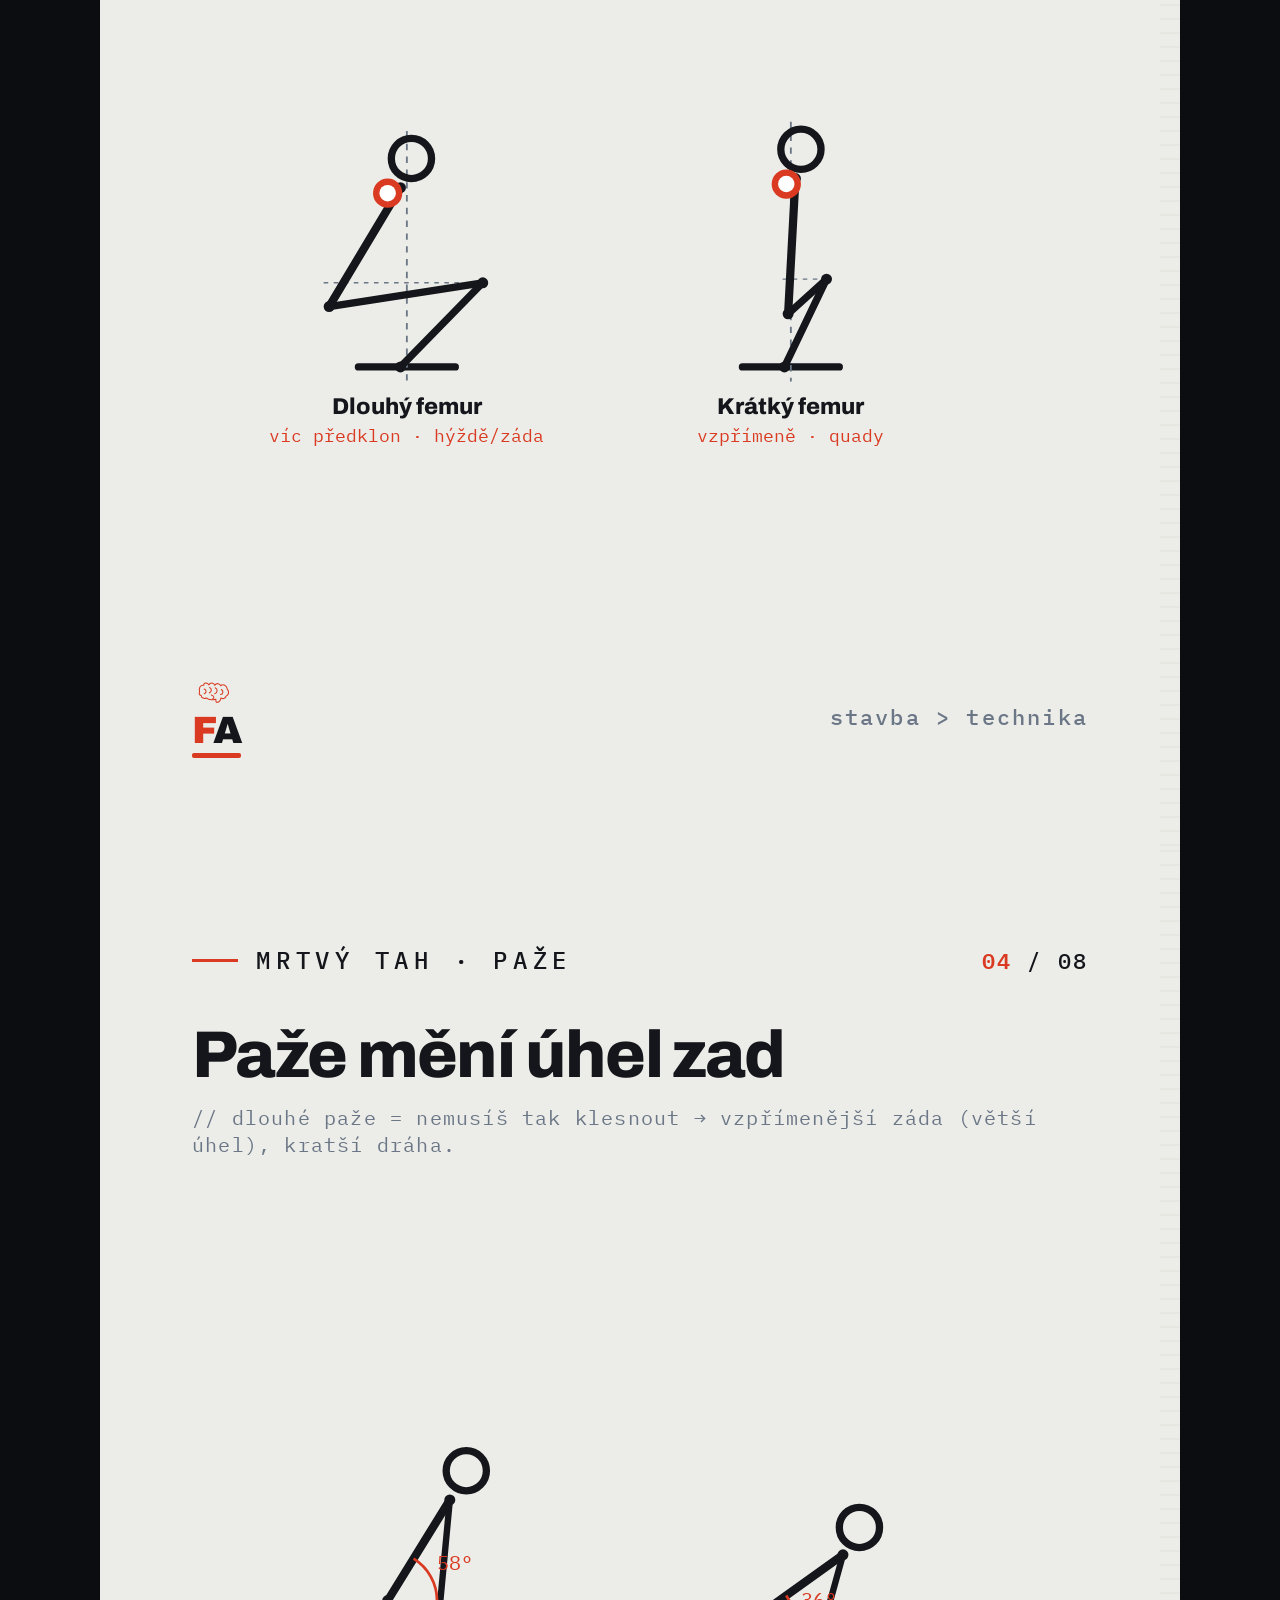
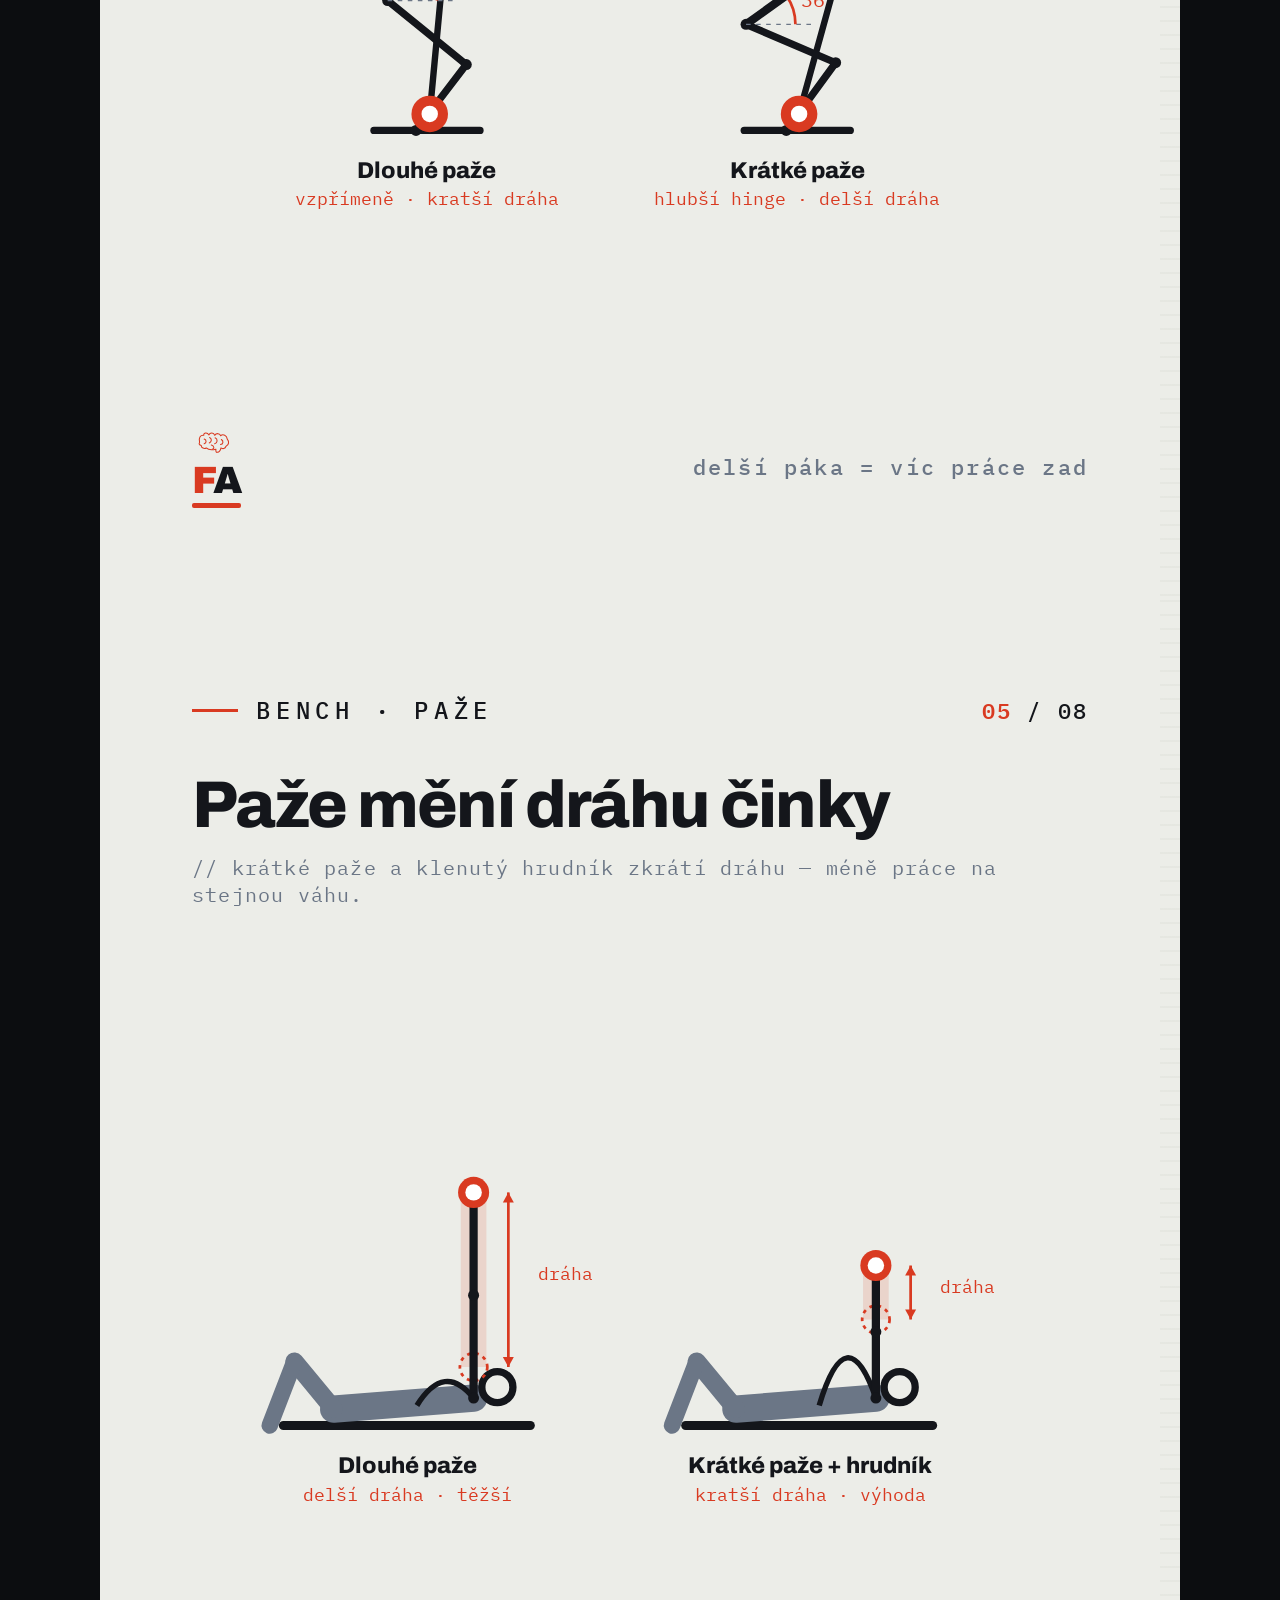
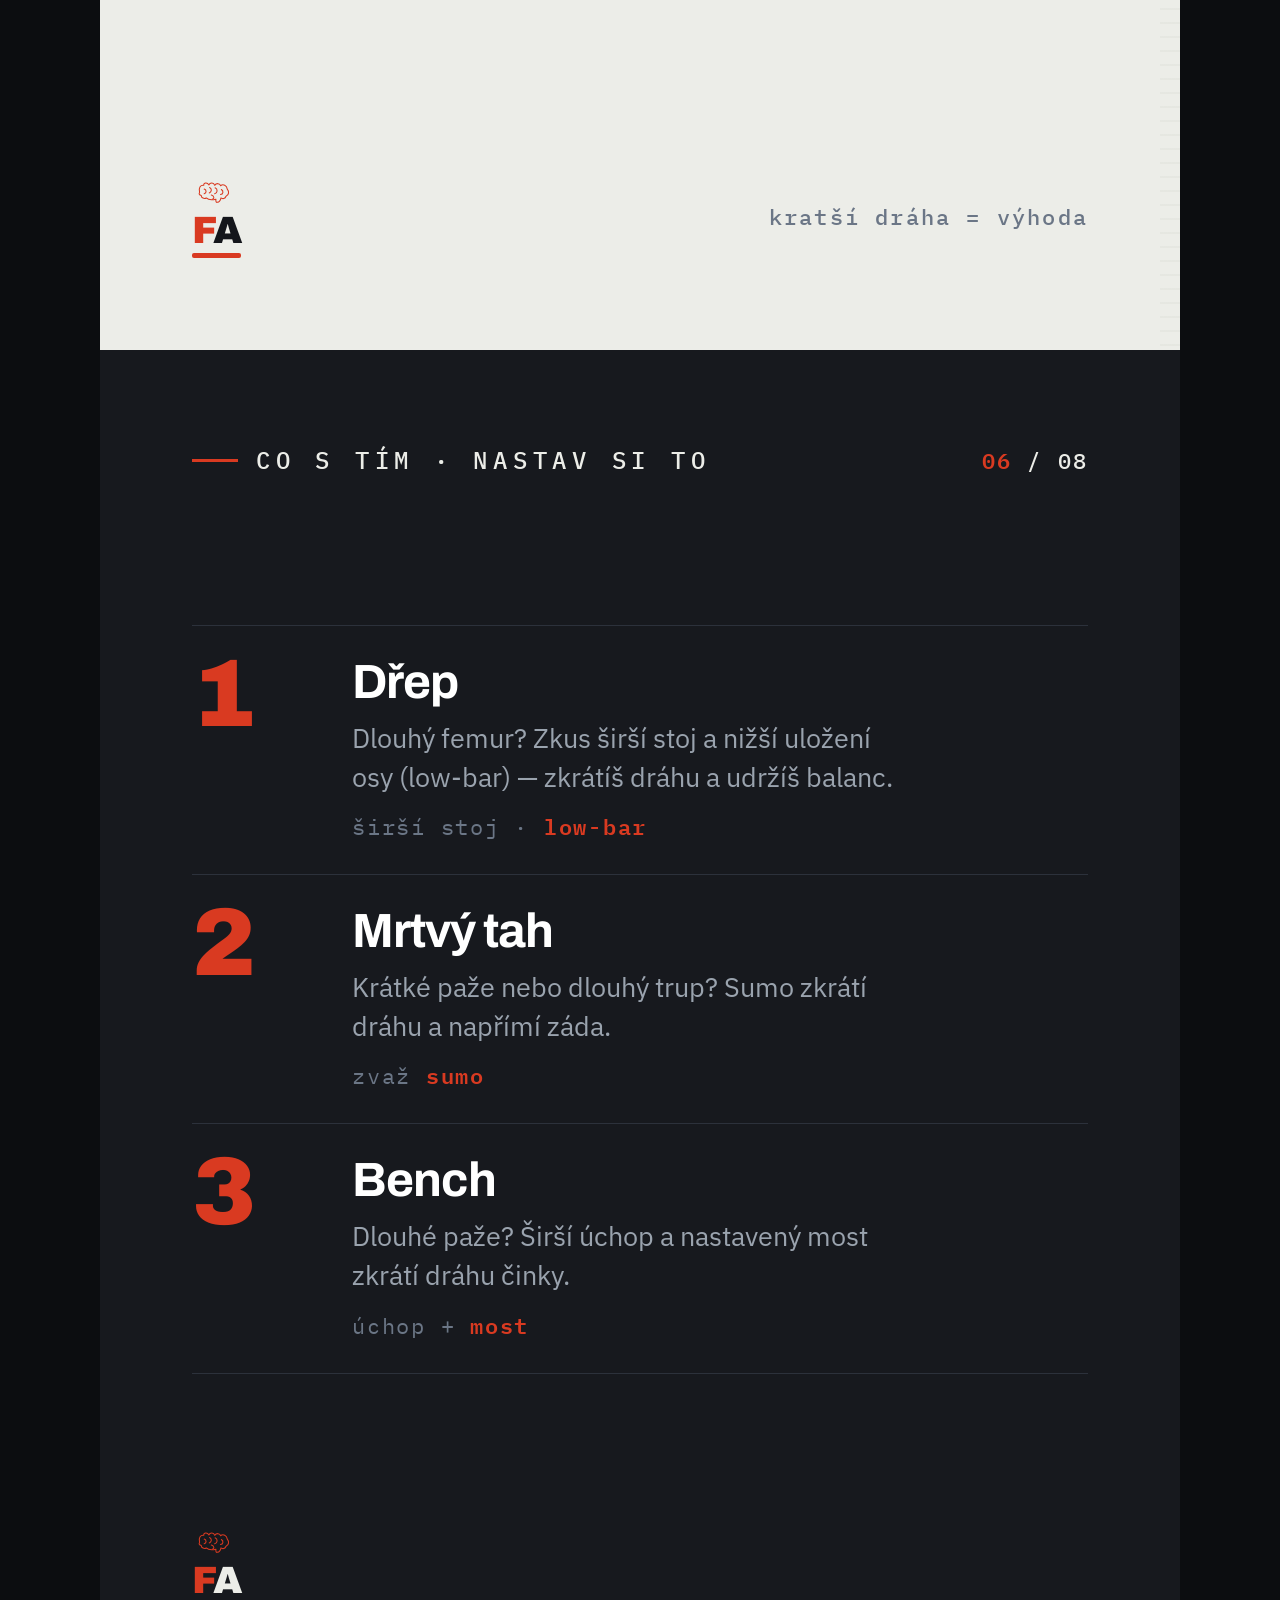
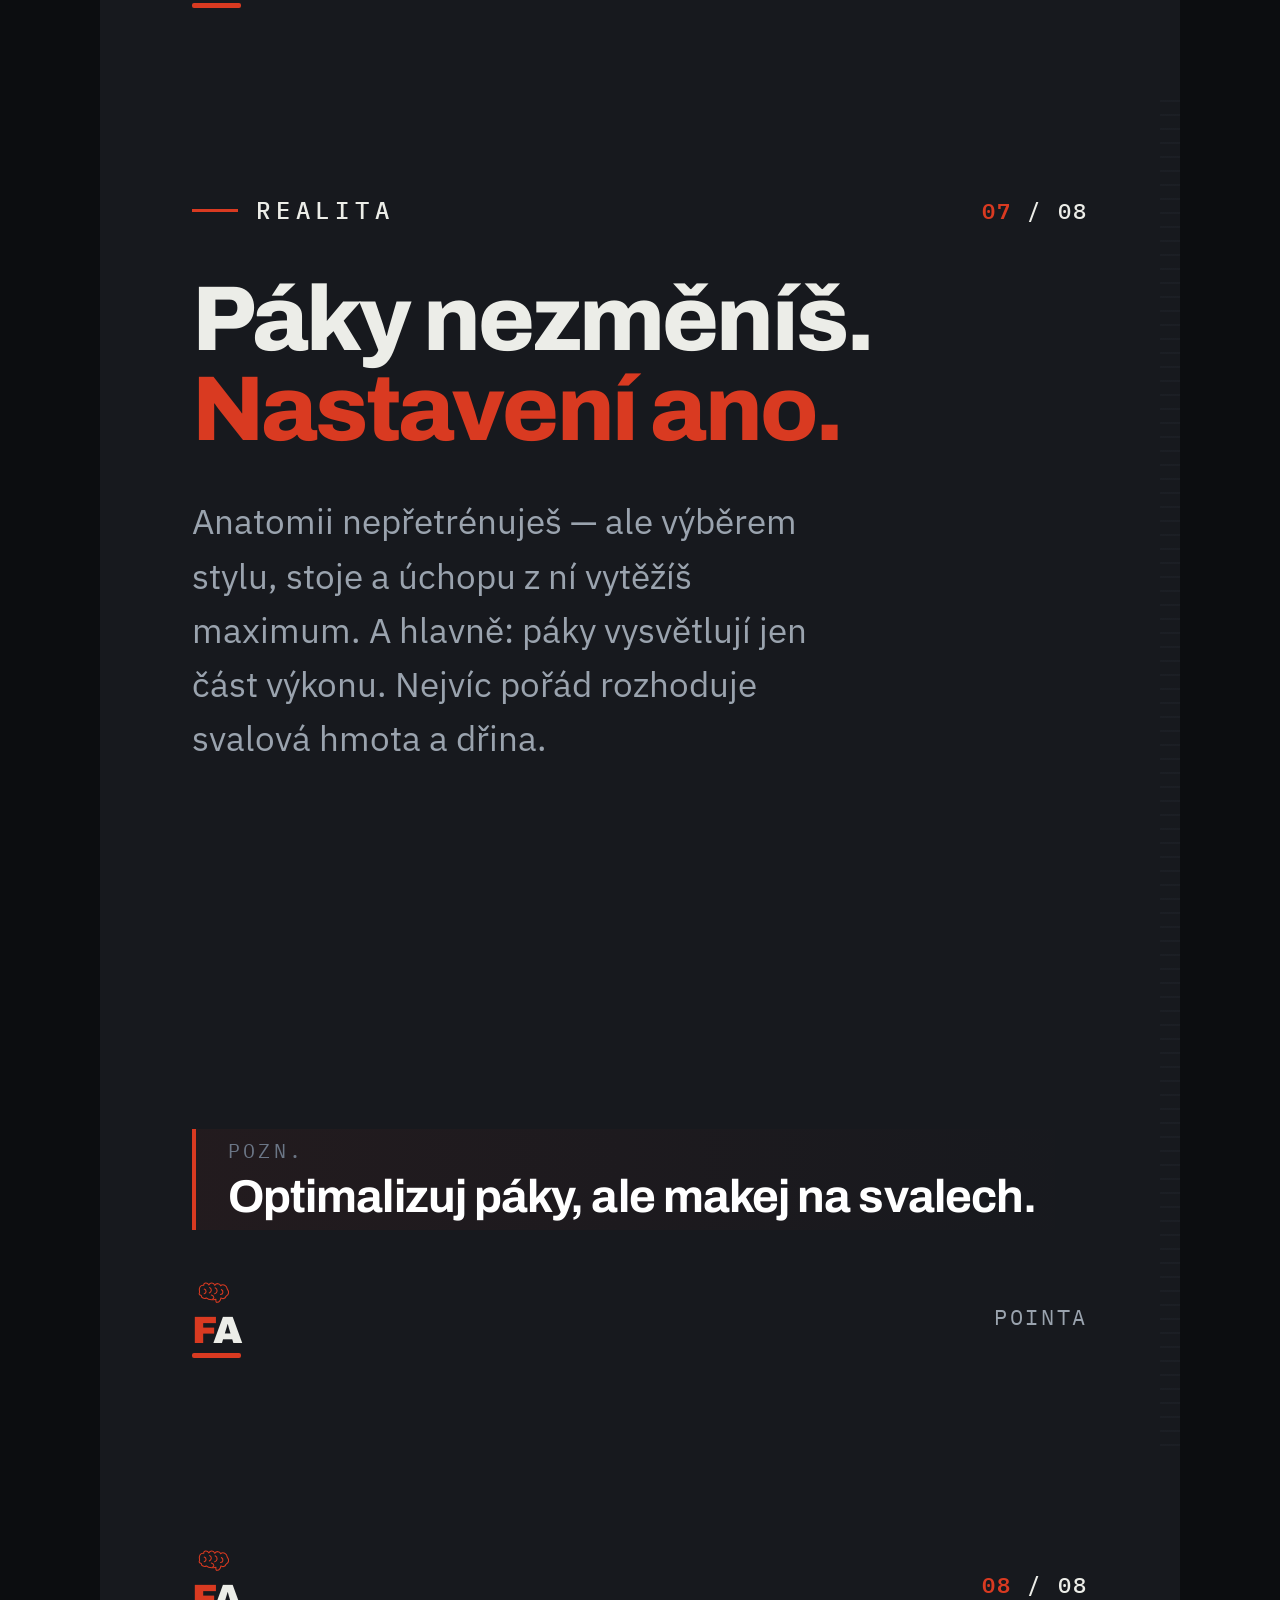
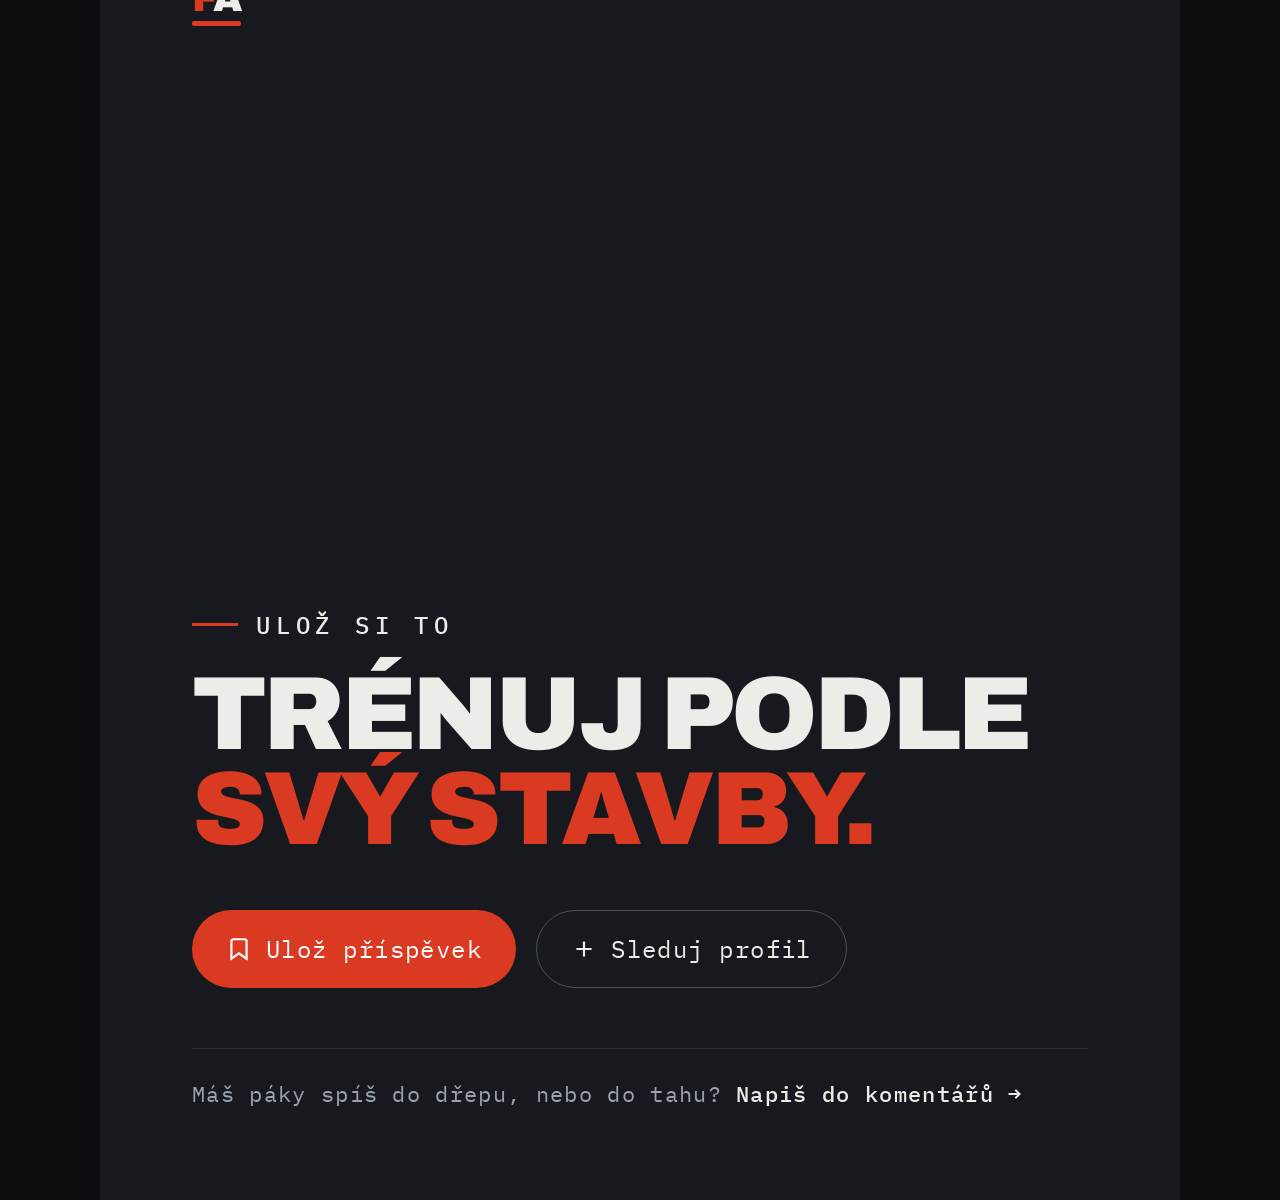
<file: editor/canva-paky.html>
<!DOCTYPE html><html lang="cs"><head><meta charset="utf-8"/><link rel="preconnect" href="https://fonts.googleapis.com"/><link href="https://fonts.googleapis.com/css2?family=Archivo:wght@400;700;800;900&family=IBM+Plex+Mono:wght@400;500;600&family=IBM+Plex+Sans:wght@300;400;500;600;700&display=swap" rel="stylesheet"/><style>*{box-sizing:border-box}html,body{margin:0;padding:0}body{background:#0C0D10}.slide{margin:0 auto;display:flex}.grain::after{content:none!important;display:none!important;background:none!important}/* =====================================================================
   CHALK & IRON — styly slajdů (1080×1350 / 1080×1080)
   Použité pro živý náhled i pro export do PNG.
   ===================================================================== */

:root {
  --iron:      #17191E;
  --iron-2:    #1F232B;
  --iron-line: #2C313B;
  --chalk:     #ECEDE8;
  --chalk-2:   #E1E3DC;
  --chalk-line:#CFD2C9;
  --ink:       #14161B;
  --ink-soft:  #4A4F59;
  --red:       #D93A21;
  --red-deep:  #B22E19;
  --steel:     #6B7686;
  --steel-lt:  #9AA3AE;
  --sand:      #C7A24B;
  --teal:      #3E8E9A;
  --pad: 92px;
}

/* ---------- SLIDE BASE (skutečných 1080×1350) ---------- */
.slide {
  width: 1080px; height: 1350px; position: relative; overflow: hidden;
  padding: var(--pad); display: flex; flex-direction: column;
  font-family: "IBM Plex Sans", system-ui, sans-serif;
  -webkit-font-smoothing: antialiased;
}
.slide.sq { width: 1080px; height: 1080px; }
.s-chalk { background: var(--chalk); color: var(--ink); }
.s-dark  { background: var(--iron);  color: var(--chalk); }

/* grain overlay */
.grain::after {
  content: ""; position: absolute; inset: 0; pointer-events: none; opacity: 0.5; mix-blend-mode: overlay;
  background-image: url("data:image/svg+xml,%3Csvg xmlns='http://www.w3.org/2000/svg' width='140' height='140'%3E%3Cfilter id='n'%3E%3CfeTurbulence type='fractalNoise' baseFrequency='0.9' numOctaves='2'/%3E%3C/filter%3E%3Crect width='100%25' height='100%25' filter='url(%23n)'/%3E%3C/svg%3E");
}

/* knurling edge motif */
.knurl { position: absolute; top: 0; bottom: 0; width: 20px; right: 0; }
.knurl-fill {
  position: absolute; inset: 0;
  background-image: repeating-linear-gradient(to bottom, currentColor 0 2px, transparent 2px 14px);
  opacity: 0.22;
}
.s-chalk .knurl { color: var(--chalk-line); }
.s-dark  .knurl { color: var(--iron-line); }

/* eyebrow */
.eyebrow { font-family: "IBM Plex Mono", monospace; font-size: 24px; font-weight: 500;
  letter-spacing: 0.24em; text-transform: uppercase; display: flex; align-items: center; gap: 18px; }
.eyebrow::before { content: ""; width: 46px; height: 3px; background: var(--red); flex: none; }
.s-chalk .eyebrow { color: var(--ink); }
.s-dark  .eyebrow { color: var(--chalk); }

/* rail */
.rail { font-family: "IBM Plex Mono", monospace; font-size: 22px; letter-spacing: 0.12em;
  text-transform: uppercase; display: flex; align-items: center; }
.s-chalk .rail { color: var(--steel); }
.s-dark  .rail { color: var(--steel-lt); }

/* brand lockup → čisté FA logo */
.brand { display: flex; align-items: center; gap: 16px; }
.brand-mark { display: inline-flex; flex-direction: column; align-items: flex-start; gap: 6px; flex: none; }
.brain-ico { width: 42px; height: auto; color: var(--red); flex: none; }
.brand-mark .fa { font-family: "Archivo", sans-serif; font-weight: 900; font-size: 38px;
  line-height: 0.9; letter-spacing: -0.05em; text-transform: uppercase; position: relative; padding-bottom: 10px; }
.brand-mark .fa i { font-style: normal; color: var(--red); }
.brand-mark .fa::after { content: ""; position: absolute; left: 0; bottom: 0; height: 5px; width: 100%;
  background: var(--red); border-radius: 2px; }

/* counter */
.counter { font-family: "IBM Plex Mono", monospace; font-size: 22px; font-weight: 500; letter-spacing: 0.1em; }
.counter b { color: var(--red); font-weight: 600; }

.head-row { display: flex; align-items: center; justify-content: space-between; }
.foot-row { display: flex; align-items: center; justify-content: space-between; margin-top: 44px; }
.spacer { flex: 1; }

/* ---------- COVER ---------- */
.s-cover { background: var(--iron); color: var(--chalk); padding: 0; }
.s-cover .bg { position: absolute; inset: 0;
  background:
    repeating-linear-gradient(135deg, rgba(255,255,255,0.03) 0 2px, transparent 2px 22px),
    radial-gradient(120% 100% at 30% 20%, #22252c 0%, #16181d 70%); }
.s-cover .photo { position: absolute; inset: 0; }
.s-cover .photo img { width: 100%; height: 100%; object-fit: cover; display: block;
  filter: grayscale(0.25) contrast(1.05); }
.s-cover .tint { position: absolute; inset: 0; background: var(--red); mix-blend-mode: multiply; opacity: 0.14; }
.s-cover .shade { position: absolute; inset: 0;
  background:
    linear-gradient(180deg, rgba(15,16,20,0.55) 0%, rgba(15,16,20,0.12) 34%, rgba(15,16,20,0.72) 78%, rgba(15,16,20,0.96) 100%),
    radial-gradient(120% 80% at 15% 100%, rgba(217,58,33,0.28) 0%, transparent 55%); }
.s-cover .cover-inner { position: absolute; inset: 0; padding: var(--pad); display: flex; flex-direction: column; }
.cover-top { display: flex; align-items: center; justify-content: space-between; }
.cover-body { margin-top: auto; }
.cover-body .eyebrow { color: #fff; margin-bottom: 26px; }
.cover-title { font-family: "Archivo"; font-weight: 900; font-size: 108px; line-height: 0.9;
  letter-spacing: -0.035em; text-transform: uppercase; margin: 0; color: #fff; }
.cover-title em { font-style: normal; color: var(--red); display: block; }
.cover-sub { font-size: 33px; line-height: 1.42; color: #D6D8D3; max-width: 24ch; margin: 32px 0 0; font-weight: 300; }
.cover-foot { margin-top: 54px; padding-top: 30px; border-top: 1px solid rgba(255,255,255,0.16); }
.swipe { display: inline-flex; align-items: center; gap: 12px; font-family: "IBM Plex Mono", monospace;
  font-size: 20px; letter-spacing: 0.16em; text-transform: uppercase; color: #fff; }
.swipe svg { width: 30px; height: 18px; }

/* ---------- CONCEPT / TEXT ---------- */
.slide-h { font-family: "Archivo"; font-weight: 800; font-size: 92px; line-height: 0.98;
  letter-spacing: -0.03em; margin: 46px 0 0; }
.slide-h .hl { color: var(--red); }
.body-copy { font-size: 35px; line-height: 1.55; color: var(--ink-soft); max-width: 30ch; margin: 40px 0 0; }
.s-dark .body-copy { color: var(--steel-lt); }
.callout { margin-top: auto; border-left: 4px solid var(--red); padding: 8px 0 8px 32px;
  background: linear-gradient(90deg, rgba(217,58,33,0.06), transparent); }
.callout .k { font-family: "IBM Plex Mono", monospace; font-size: 20px; letter-spacing: 0.16em; text-transform: uppercase; color: var(--steel); }
.callout .v { font-family: "Archivo"; font-weight: 700; font-size: 46px; line-height: 1.1; margin-top: 8px; letter-spacing: -0.02em; }
.s-chalk .callout .v { color: var(--ink); }
.s-dark  .callout .v { color: #fff; }

/* ---------- BIG STAT ---------- */
.s-stat { justify-content: center; }
.stat-num { font-family: "Archivo"; font-weight: 900; font-size: 340px; line-height: 0.82;
  letter-spacing: -0.05em; color: var(--red); margin: 24px 0; }
.stat-num small { font-size: 120px; color: var(--chalk); -webkit-text-stroke: 2px var(--iron-line); }
.stat-label { font-family: "Archivo"; font-weight: 700; font-size: 58px; line-height: 1.06; letter-spacing: -0.02em; max-width: 22ch; }
.stat-sub { font-family: "IBM Plex Mono", monospace; font-size: 24px; line-height: 1.5; color: var(--steel-lt); margin-top: 28px; max-width: 40ch; letter-spacing: 0.04em; }

/* ---------- CTA ---------- */
.cta-body { margin-top: auto; }
.cta-h { font-family: "Archivo"; font-weight: 900; font-size: 104px; line-height: 0.92; letter-spacing: -0.035em;
  text-transform: uppercase; margin: 0; }
.cta-h em { font-style: normal; color: var(--red); }
.cta-actions { display: flex; gap: 20px; margin-top: 52px; flex-wrap: wrap; }
.pill { display: inline-flex; align-items: center; gap: 14px; font-family: "IBM Plex Mono", monospace;
  font-size: 24px; letter-spacing: 0.06em; padding: 22px 34px; border-radius: 999px; }
.pill-solid { background: var(--red); color: #fff; }
.pill-ghost { border: 1px solid rgba(255,255,255,0.24); color: var(--chalk); }
.s-chalk .pill-ghost { border-color: var(--chalk-line); color: var(--ink); }
.pill svg { width: 26px; height: 26px; }
.cta-next { margin-top: 60px; padding-top: 30px; border-top: 1px solid var(--iron-line);
  font-family: "IBM Plex Mono", monospace; font-size: 22px; color: var(--steel-lt); letter-spacing: 0.06em; }
.s-chalk .cta-next { border-color: var(--chalk-line); color: var(--steel); }
.cta-next b { color: var(--chalk); font-weight: 500; }
.s-chalk .cta-next b { color: var(--ink); }

/* ---------- FACTS ---------- */
.facts { margin-top: 44px; display: flex; flex-direction: column; flex: 1; justify-content: center; }
.fact { display: grid; grid-template-columns: 300px 1fr; gap: 36px; align-items: center;
  padding: 40px 0; border-top: 1px solid var(--chalk-line); }
.fact:last-child { border-bottom: 1px solid var(--chalk-line); }
.s-dark .fact { border-color: var(--iron-line); }
.fact .fv { font-family: "Archivo"; font-weight: 900; font-size: 84px; line-height: 0.82;
  letter-spacing: -0.04em; color: var(--red); }
.fact .fv small { display: block; font-family: "IBM Plex Mono", monospace; font-weight: 500;
  font-size: 22px; color: var(--steel); letter-spacing: 0.06em; margin-top: 14px; text-transform: uppercase; }
.fact .ft { font-size: 33px; line-height: 1.4; }
.s-chalk .fact .ft { color: var(--ink); }
.s-dark  .fact .ft { color: #fff; }
.fact .ft b { font-weight: 600; }

/* ---------- TERM (jeden pojem) ---------- */
.term { margin-top: auto; margin-bottom: auto; }
.term-abbr { font-family: "Archivo"; font-weight: 900; font-size: 210px; line-height: 0.82;
  letter-spacing: -0.045em; color: var(--red); margin: 0; }
.term-full { font-family: "IBM Plex Mono", monospace; font-size: 32px; letter-spacing: 0.06em;
  text-transform: uppercase; margin: 18px 0 0; }
.s-chalk .term-full { color: var(--ink-soft); }
.s-dark  .term-full { color: var(--steel-lt); }
.term-def { font-size: 40px; line-height: 1.38; margin: 46px 0 0; max-width: 25ch; }
.s-chalk .term-def { color: var(--ink); }
.s-dark  .term-def { color: #fff; }
.term-eg { margin-top: 38px; border-left: 4px solid var(--red); padding: 8px 0 8px 30px;
  font-family: "IBM Plex Mono", monospace; font-size: 27px; line-height: 1.5; }
.s-chalk .term-eg { color: var(--steel); }
.s-dark  .term-eg { color: var(--steel-lt); }
.term-eg b { color: var(--red-deep); font-weight: 600; }
.s-dark .term-eg b { color: var(--red); }
.term-eg .k { display: block; font-size: 20px; letter-spacing: 0.18em; text-transform: uppercase;
  color: var(--steel); margin-bottom: 8px; }

/* ---------- GLOSÁŘ (víc pojmů / slide) ---------- */
.gloss { margin-top: 38px; display: flex; flex-direction: column; flex: 1; justify-content: center; }
.gloss-row { display: grid; grid-template-columns: 288px 1fr; gap: 30px; align-items: center;
  padding: 26px 0; border-top: 1px solid var(--chalk-line); }
.gloss-row:last-child { border-bottom: 1px solid var(--chalk-line); }
.gloss-abbr { font-family: "Archivo"; font-weight: 800; font-size: 42px; line-height: 1.0;
  letter-spacing: -0.02em; color: var(--red); }
.gloss-def { font-size: 29px; line-height: 1.34; color: var(--ink-soft); }
.gloss-def b { color: var(--ink); font-weight: 600; }
.s-dark .gloss-row { border-color: var(--iron-line); }
.s-dark .gloss-def { color: var(--steel-lt); }
.s-dark .gloss-def b { color: #fff; }

/* ---------- POINT (číslovaný bod) ---------- */
.point-body { margin-top: 30px; flex: 1; display: flex; flex-direction: column; justify-content: center; }
.point-num { font-family: "Archivo"; font-weight: 900; font-size: 92px; line-height: 0.8;
  color: var(--red); letter-spacing: -0.04em; margin-bottom: 10px; }
.point-title { font-family: "Archivo"; font-weight: 800; font-size: 60px; line-height: 1.0;
  letter-spacing: -0.025em; margin: 0 0 26px; }
.s-chalk .point-title { color: var(--ink); }
.s-dark  .point-title { color: #fff; }
.point-text { font-size: 30px; line-height: 1.5; margin: 0; max-width: 40ch; }
.s-chalk .point-text { color: var(--ink-soft); }
.s-dark  .point-text { color: var(--steel-lt); }
.point-text .hl { color: var(--red); font-weight: 600; }
.point-note { font-family: "IBM Plex Mono", monospace; font-size: 22px; color: var(--steel);
  margin-top: 26px; letter-spacing: 0.06em; }
.point-note b { color: var(--red-deep); font-weight: 600; }
.s-dark .point-note b { color: var(--red); }

/* ---------- CHART (sloupce) ---------- */
.chart-wrap { margin-top: 44px; flex: 1; display: flex; flex-direction: column; }
.chart-title { font-family: "Archivo"; font-weight: 800; font-size: 66px; letter-spacing: -0.025em; line-height: 1.0; margin: 0; }
.s-chalk .chart-title { color: var(--ink); }
.s-dark  .chart-title { color: #fff; }
.chart-note { font-family: "IBM Plex Mono", monospace; font-size: 20px; color: var(--steel); margin: 16px 0 0; letter-spacing: 0.06em; }
.chart { flex: 1; margin-top: 30px; min-height: 0; }

/* ---------- STEPS / DŮVODY ---------- */
.steps { margin-top: 40px; display: flex; flex-direction: column; flex: 1; justify-content: center; }
.step { display: grid; grid-template-columns: 132px 1fr; gap: 28px; align-items: start;
  padding: 30px 0; border-top: 1px solid var(--chalk-line); }
.step:last-child { border-bottom: 1px solid var(--chalk-line); }
.s-dark .step { border-color: var(--iron-line); }
.step .num { font-family: "Archivo"; font-weight: 900; font-size: 96px; line-height: 0.8; color: var(--red); letter-spacing: -0.04em; }
.step .st-h { font-family: "Archivo"; font-weight: 700; font-size: 48px; letter-spacing: -0.02em; margin: 0; }
.s-chalk .step .st-h { color: var(--ink); }
.s-dark  .step .st-h { color: #fff; }
.step .st-b { font-size: 27px; line-height: 1.45; margin: 10px 0 0; max-width: 34ch; }
.s-chalk .step .st-b { color: var(--ink-soft); }
.s-dark  .step .st-b { color: var(--steel-lt); }
.step .st-m { font-family: "IBM Plex Mono", monospace; font-size: 22px; color: var(--steel); margin-top: 12px; letter-spacing: 0.08em; }
.step .st-m b { color: var(--red-deep); font-weight: 600; }
.s-dark .step .st-m b { color: var(--red); }

/* ---------- TABLE (A vs B) ---------- */
.ctable { margin-top: 40px; flex: 1; display: flex; flex-direction: column; justify-content: center; }
.crow { display: grid; grid-template-columns: 1.25fr 1fr 1fr; align-items: center;
  padding: 30px 0; border-top: 1px solid var(--chalk-line); }
.crow:last-child { border-bottom: 1px solid var(--chalk-line); }
.s-dark .crow { border-color: var(--iron-line); }
.chead { border-top: none; padding-bottom: 24px; font-family: "IBM Plex Mono", monospace;
  font-size: 22px; letter-spacing: 0.12em; text-transform: uppercase; color: var(--steel); }
.chead .c1 { color: var(--red); }
.s-chalk .chead .c2 { color: var(--ink); }
.s-dark  .chead .c2 { color: #fff; }
.crow .ck { font-size: 31px; padding-right: 20px; }
.s-chalk .crow .ck { color: var(--ink-soft); }
.s-dark  .crow .ck { color: var(--steel-lt); }
.crow .cv { font-family: "IBM Plex Mono", monospace; font-size: 30px; font-weight: 500; }
.crow .cv1 { color: var(--red-deep); }
.s-dark .crow .cv1 { color: var(--red); }
.s-chalk .crow .cv2 { color: var(--ink); }
.s-dark  .crow .cv2 { color: #fff; }
</style></head><body><div class="slide s-cover" data-document-role="page" data-label="Úvod">
      <div class="bg"></div><div class="shade"></div>
      <div class="cover-inner">
        <div class="cover-top"><div class="brand"><span class="brand-mark"><svg class="brain-ico" viewBox="0 0 200 160" fill="none" stroke="currentColor" stroke-width="5" stroke-linecap="round" stroke-linejoin="round"><path d="M36 88 C 30 66 40 52 56 54 C 54 40 74 38 80 52 C 86 40 104 40 108 54 C 116 42 134 44 136 56 C 148 46 166 54 168 72 C 178 84 176 100 162 106 C 158 118 146 120 138 114 C 136 126 128 136 120 134 C 116 138 112 130 114 120 C 98 124 78 124 68 114 C 58 120 44 114 44 102 C 34 100 32 94 36 88 Z"/><path d="M58 72 C 70 76 70 90 58 94"/><path d="M84 64 C 96 70 94 86 82 90"/><path d="M110 66 C 124 72 122 90 108 94"/><path d="M140 74 C 152 82 148 96 136 98"/><path d="M92 100 C 106 104 108 118 96 120"/></svg><span class="fa"><i>F</i>A</span></span></div><span class="counter"><b>01</b> / 08</span></div>
        <div class="cover-body">
          <div class="eyebrow">Biomechanika · Technika</div>
          <h2 class="cover-title">Tvoje páky<em>rozhodují o technice</em></h2>
          <p class="cover-sub">Délka končetin a stavba těla mění, jak vypadá tvůj správný dřep, tah i bench. Vizuálně.</p>
          <div class="cover-foot"><span class="swipe">Swipe <svg viewBox="0 0 30 18" fill="none" stroke="currentColor" stroke-width="2"><path d="M2 9h24M20 3l6 6-6 6"/></svg></span></div>
        </div>
      </div></div>
<div class="slide s-chalk" data-document-role="page" data-label="Princip">
      <div class="knurl"><div class="knurl-fill"></div></div>
      <div class="head-row"><div class="eyebrow">Princip</div><span class="counter"><b>02</b> / 08</span></div>
      <h2 class="slide-h">Sílu limituje i <span class="hl">tvoje kostra.</span></h2>
      <p class="body-copy">Kolik uzvedneš, neurčují jen svaly, ale i páky — délky kostí a jejich poměry. Stejná „správná" technika proto vypadá u každého trochu jinak.</p>
      <div class="callout"><div class="k">Páka</div><div class="v">Delší páka = větší nároky na sílu.</div></div>
      <div class="foot-row"><div class="brand"><span class="brand-mark"><svg class="brain-ico" viewBox="0 0 200 160" fill="none" stroke="currentColor" stroke-width="5" stroke-linecap="round" stroke-linejoin="round"><path d="M36 88 C 30 66 40 52 56 54 C 54 40 74 38 80 52 C 86 40 104 40 108 54 C 116 42 134 44 136 56 C 148 46 166 54 168 72 C 178 84 176 100 162 106 C 158 118 146 120 138 114 C 136 126 128 136 120 134 C 116 138 112 130 114 120 C 98 124 78 124 68 114 C 58 120 44 114 44 102 C 34 100 32 94 36 88 Z"/><path d="M58 72 C 70 76 70 90 58 94"/><path d="M84 64 C 96 70 94 86 82 90"/><path d="M110 66 C 124 72 122 90 108 94"/><path d="M140 74 C 152 82 148 96 136 98"/><path d="M92 100 C 106 104 108 118 96 120"/></svg><span class="fa"><i>F</i>A</span></span></div><div class="rail">Teorie</div></div></div>
<div class="slide s-chalk" data-document-role="page" data-label="Dřep">
  <div class="knurl"><div class="knurl-fill"></div></div>
  <div class="head-row"><div class="eyebrow">Dřep · Femur</div><span class="counter"><b>03</b> / 08</span></div>
  <div class="chart-wrap"><h3 class="chart-title">Femur mění předklon</h3><p class="chart-note">// spodní fáze: boky pod koleny, bar nad středem chodidla.</p>
  <svg class="chart" viewBox="0 0 980 560" preserveAspectRatio="xMidYMid meet"><line x1="182" y1="440" x2="288" y2="440" stroke="#14161B" stroke-width="8" stroke-linecap="round"/><line x1="235" y1="182" x2="235" y2="456" stroke="#6B7686" stroke-width="2" stroke-dasharray="7 7"/><line x1="144" y1="348" x2="318" y2="348" stroke="#6B7686" stroke-width="1.5" stroke-dasharray="5 6"/><line x1="228" y1="440" x2="318" y2="348" stroke="#14161B" stroke-width="8" stroke-linecap="round"/><line x1="318" y1="348" x2="150" y2="374" stroke="#14161B" stroke-width="8" stroke-linecap="round"/><line x1="150" y1="374" x2="228" y2="244" stroke="#14161B" stroke-width="9" stroke-linecap="round"/><line x1="228" y1="244" x2="214" y2="250" stroke="#14161B" stroke-width="7" stroke-linecap="round"/><circle cx="240" cy="212" r="22" fill="none" stroke="#14161B" stroke-width="8"/><circle cx="228" cy="440" r="6" fill="#14161B"/><circle cx="318" cy="348" r="6" fill="#14161B"/><circle cx="150" cy="374" r="6" fill="#14161B"/><circle cx="228" cy="244" r="6" fill="#14161B"/><circle cx="214" cy="250" r="16" fill="#D93A21"/><circle cx="214" cy="250" r="9" fill="#fff"/><text x="235" y="492" text-anchor="middle" font-family="Archivo, sans-serif" font-size="25" font-weight="800" fill="#14161B">Dlouhý femur</text><text x="235" y="522" text-anchor="middle" font-family="IBM Plex Mono, monospace" font-size="20" font-weight="400" fill="#D93A21">víc předklon · hýždě/záda</text><line x1="602" y1="440" x2="708" y2="440" stroke="#14161B" stroke-width="8" stroke-linecap="round"/><line x1="655" y1="172" x2="655" y2="456" stroke="#6B7686" stroke-width="2" stroke-dasharray="7 7"/><line x1="646" y1="344" x2="694" y2="344" stroke="#6B7686" stroke-width="1.5" stroke-dasharray="5 6"/><line x1="648" y1="440" x2="694" y2="344" stroke="#14161B" stroke-width="8" stroke-linecap="round"/><line x1="694" y1="344" x2="652" y2="382" stroke="#14161B" stroke-width="8" stroke-linecap="round"/><line x1="652" y1="382" x2="660" y2="234" stroke="#14161B" stroke-width="9" stroke-linecap="round"/><line x1="660" y1="234" x2="650" y2="240" stroke="#14161B" stroke-width="7" stroke-linecap="round"/><circle cx="666" cy="202" r="22" fill="none" stroke="#14161B" stroke-width="8"/><circle cx="648" cy="440" r="6" fill="#14161B"/><circle cx="694" cy="344" r="6" fill="#14161B"/><circle cx="652" cy="382" r="6" fill="#14161B"/><circle cx="660" cy="234" r="6" fill="#14161B"/><circle cx="650" cy="240" r="16" fill="#D93A21"/><circle cx="650" cy="240" r="9" fill="#fff"/><text x="655" y="492" text-anchor="middle" font-family="Archivo, sans-serif" font-size="25" font-weight="800" fill="#14161B">Krátký femur</text><text x="655" y="522" text-anchor="middle" font-family="IBM Plex Mono, monospace" font-size="20" font-weight="400" fill="#D93A21">vzpřímeně · quady</text></svg></div>
  <div class="foot-row"><div class="brand"><span class="brand-mark"><svg class="brain-ico" viewBox="0 0 200 160" fill="none" stroke="currentColor" stroke-width="5" stroke-linecap="round" stroke-linejoin="round"><path d="M36 88 C 30 66 40 52 56 54 C 54 40 74 38 80 52 C 86 40 104 40 108 54 C 116 42 134 44 136 56 C 148 46 166 54 168 72 C 178 84 176 100 162 106 C 158 118 146 120 138 114 C 136 126 128 136 120 134 C 116 138 112 130 114 120 C 98 124 78 124 68 114 C 58 120 44 114 44 102 C 34 100 32 94 36 88 Z"/><path d="M58 72 C 70 76 70 90 58 94"/><path d="M84 64 C 96 70 94 86 82 90"/><path d="M110 66 C 124 72 122 90 108 94"/><path d="M140 74 C 152 82 148 96 136 98"/><path d="M92 100 C 106 104 108 118 96 120"/></svg><span class="fa"><i>F</i>A</span></span></div><span class="counter" style="color:var(--steel)">stavba &gt; technika</span></div>
</div>
<div class="slide s-chalk" data-document-role="page" data-label="Mrtvý tah">
  <div class="knurl"><div class="knurl-fill"></div></div>
  <div class="head-row"><div class="eyebrow">Mrtvý tah · Paže</div><span class="counter"><b>04</b> / 08</span></div>
  <div class="chart-wrap"><h3 class="chart-title">Paže mění úhel zad</h3><p class="chart-note">// dlouhé paže = nemusíš tak klesnout → vzpřímenější záda (větší úhel), kratší dráha.</p>
  <svg class="chart" viewBox="0 0 980 560" preserveAspectRatio="xMidYMid meet"><line x1="199" y1="440" x2="315" y2="440" stroke="#14161B" stroke-width="8" stroke-linecap="round"/><line x1="245" y1="440" x2="300" y2="368" stroke="#14161B" stroke-width="8" stroke-linecap="round"/><line x1="300" y1="368" x2="214" y2="298" stroke="#14161B" stroke-width="8" stroke-linecap="round"/><line x1="214" y1="298" x2="282" y2="188" stroke="#14161B" stroke-width="9" stroke-linecap="round"/><line x1="282" y1="188" x2="260" y2="422" stroke="#14161B" stroke-width="7" stroke-linecap="round"/><circle cx="300" cy="156" r="22" fill="none" stroke="#14161B" stroke-width="8"/><circle cx="245" cy="440" r="6" fill="#14161B"/><circle cx="300" cy="368" r="6" fill="#14161B"/><circle cx="214" cy="298" r="6" fill="#14161B"/><circle cx="282" cy="188" r="6" fill="#14161B"/><circle cx="260" cy="422" r="20" fill="#D93A21"/><circle cx="260" cy="422" r="9" fill="#fff"/><line x1="214" y1="298" x2="286" y2="298" stroke="#6B7686" stroke-width="1.5" stroke-dasharray="5 6"/><path d="M 268.0 298.0 A 54 54 0 0 0 242.4 252.1" fill="none" stroke="#D93A21" stroke-width="3"/><text x="287.36961469240845" y="264.09890417253445" text-anchor="middle" font-family="IBM Plex Mono, monospace" font-size="22" font-weight="400" fill="#D93A21">58°</text><text x="257" y="492" text-anchor="middle" font-family="Archivo, sans-serif" font-size="25" font-weight="800" fill="#14161B">Dlouhé paže</text><text x="257" y="522" text-anchor="middle" font-family="IBM Plex Mono, monospace" font-size="20" font-weight="400" fill="#D93A21">vzpřímeně · kratší dráha</text><line x1="604" y1="440" x2="720" y2="440" stroke="#14161B" stroke-width="8" stroke-linecap="round"/><line x1="650" y1="440" x2="704" y2="366" stroke="#14161B" stroke-width="8" stroke-linecap="round"/><line x1="704" y1="366" x2="606" y2="324" stroke="#14161B" stroke-width="8" stroke-linecap="round"/><line x1="606" y1="324" x2="712" y2="248" stroke="#14161B" stroke-width="9" stroke-linecap="round"/><line x1="712" y1="248" x2="664" y2="422" stroke="#14161B" stroke-width="7" stroke-linecap="round"/><circle cx="730" cy="218" r="22" fill="none" stroke="#14161B" stroke-width="8"/><circle cx="650" cy="440" r="6" fill="#14161B"/><circle cx="704" cy="366" r="6" fill="#14161B"/><circle cx="606" cy="324" r="6" fill="#14161B"/><circle cx="712" cy="248" r="6" fill="#14161B"/><circle cx="664" cy="422" r="20" fill="#D93A21"/><circle cx="664" cy="422" r="9" fill="#fff"/><line x1="606" y1="324" x2="678" y2="324" stroke="#6B7686" stroke-width="1.5" stroke-dasharray="5 6"/><path d="M 660.0 324.0 A 54 54 0 0 0 649.9 292.5" fill="none" stroke="#D93A21" stroke-width="3"/><text x="685.9699434659151" y="305.2938112109486" text-anchor="middle" font-family="IBM Plex Mono, monospace" font-size="22" font-weight="400" fill="#D93A21">36°</text><text x="662" y="492" text-anchor="middle" font-family="Archivo, sans-serif" font-size="25" font-weight="800" fill="#14161B">Krátké paže</text><text x="662" y="522" text-anchor="middle" font-family="IBM Plex Mono, monospace" font-size="20" font-weight="400" fill="#D93A21">hlubší hinge · delší dráha</text></svg></div>
  <div class="foot-row"><div class="brand"><span class="brand-mark"><svg class="brain-ico" viewBox="0 0 200 160" fill="none" stroke="currentColor" stroke-width="5" stroke-linecap="round" stroke-linejoin="round"><path d="M36 88 C 30 66 40 52 56 54 C 54 40 74 38 80 52 C 86 40 104 40 108 54 C 116 42 134 44 136 56 C 148 46 166 54 168 72 C 178 84 176 100 162 106 C 158 118 146 120 138 114 C 136 126 128 136 120 134 C 116 138 112 130 114 120 C 98 124 78 124 68 114 C 58 120 44 114 44 102 C 34 100 32 94 36 88 Z"/><path d="M58 72 C 70 76 70 90 58 94"/><path d="M84 64 C 96 70 94 86 82 90"/><path d="M110 66 C 124 72 122 90 108 94"/><path d="M140 74 C 152 82 148 96 136 98"/><path d="M92 100 C 106 104 108 118 96 120"/></svg><span class="fa"><i>F</i>A</span></span></div><span class="counter" style="color:var(--steel)">delší páka = víc práce zad</span></div>
</div>
<div class="slide s-chalk" data-document-role="page" data-label="Bench">
  <div class="knurl"><div class="knurl-fill"></div></div>
  <div class="head-row"><div class="eyebrow">Bench · Paže</div><span class="counter"><b>05</b> / 08</span></div>
  <div class="chart-wrap"><h3 class="chart-title">Paže mění dráhu činky</h3><p class="chart-note">// krátké paže a klenutý hrudník zkrátí dráhu — méně práce na stejnou váhu.</p>
  <svg class="chart" viewBox="0 0 980 560" preserveAspectRatio="xMidYMid meet"><line x1="100" y1="380" x2="370" y2="380" stroke="#14161B" stroke-width="10" stroke-linecap="round"/><line x1="155" y1="362" x2="308" y2="350" stroke="#6B7686" stroke-width="30" stroke-linecap="round"/><line x1="155" y1="362" x2="112" y2="310" stroke="#6B7686" stroke-width="20" stroke-linecap="round"/><line x1="112" y1="310" x2="85" y2="380" stroke="#6B7686" stroke-width="18" stroke-linecap="round"/><path d="M 246 358 Q 276 310 308 350" fill="none" stroke="#14161B" stroke-width="6"/><circle cx="334" cy="338" r="17" fill="none" stroke="#14161B" stroke-width="8"/><rect x="294" y="125" width="28" height="191" fill="#D93A21" opacity="0.14"/><circle cx="308" cy="316" r="15" fill="none" stroke="#D93A21" stroke-width="3" stroke-dasharray="4 5"/><line x1="308" y1="350" x2="308" y2="237.5" stroke="#14161B" stroke-width="9" stroke-linecap="round"/><line x1="308" y1="237.5" x2="308" y2="125" stroke="#14161B" stroke-width="9" stroke-linecap="round"/><circle cx="308" cy="350" r="6" fill="#14161B"/><circle cx="308" cy="237.5" r="6" fill="#14161B"/><circle cx="308" cy="125" r="17" fill="#D93A21"/><circle cx="308" cy="125" r="9" fill="#fff"/><line x1="346" y1="316" x2="346" y2="125" stroke="#D93A21" stroke-width="3"/><path d="M 346 125 l -6 11 l 12 0 z" fill="#D93A21"/><path d="M 346 316 l -6 -11 l 12 0 z" fill="#D93A21"/><text x="378" y="220.5" text-anchor="start" font-family="IBM Plex Mono, monospace" font-size="20" font-weight="400" fill="#D93A21">dráha</text><text x="236" y="432" text-anchor="middle" font-family="Archivo, sans-serif" font-size="25" font-weight="800" fill="#14161B">Dlouhé paže</text><text x="236" y="462" text-anchor="middle" font-family="IBM Plex Mono, monospace" font-size="20" font-weight="400" fill="#D93A21">delší dráha · těžší</text><line x1="540" y1="380" x2="810" y2="380" stroke="#14161B" stroke-width="10" stroke-linecap="round"/><line x1="595" y1="362" x2="748" y2="350" stroke="#6B7686" stroke-width="30" stroke-linecap="round"/><line x1="595" y1="362" x2="552" y2="310" stroke="#6B7686" stroke-width="20" stroke-linecap="round"/><line x1="552" y1="310" x2="525" y2="380" stroke="#6B7686" stroke-width="18" stroke-linecap="round"/><path d="M 686 358 Q 716 258 748 350" fill="none" stroke="#14161B" stroke-width="6"/><circle cx="774" cy="338" r="17" fill="none" stroke="#14161B" stroke-width="8"/><rect x="734" y="205" width="28" height="59" fill="#D93A21" opacity="0.14"/><circle cx="748" cy="264" r="15" fill="none" stroke="#D93A21" stroke-width="3" stroke-dasharray="4 5"/><line x1="748" y1="350" x2="748" y2="277.5" stroke="#14161B" stroke-width="9" stroke-linecap="round"/><line x1="748" y1="277.5" x2="748" y2="205" stroke="#14161B" stroke-width="9" stroke-linecap="round"/><circle cx="748" cy="350" r="6" fill="#14161B"/><circle cx="748" cy="277.5" r="6" fill="#14161B"/><circle cx="748" cy="205" r="17" fill="#D93A21"/><circle cx="748" cy="205" r="9" fill="#fff"/><line x1="786" y1="264" x2="786" y2="205" stroke="#D93A21" stroke-width="3"/><path d="M 786 205 l -6 11 l 12 0 z" fill="#D93A21"/><path d="M 786 264 l -6 -11 l 12 0 z" fill="#D93A21"/><text x="818" y="234.5" text-anchor="start" font-family="IBM Plex Mono, monospace" font-size="20" font-weight="400" fill="#D93A21">dráha</text><text x="676" y="432" text-anchor="middle" font-family="Archivo, sans-serif" font-size="25" font-weight="800" fill="#14161B">Krátké paže + hrudník</text><text x="676" y="462" text-anchor="middle" font-family="IBM Plex Mono, monospace" font-size="20" font-weight="400" fill="#D93A21">kratší dráha · výhoda</text></svg></div>
  <div class="foot-row"><div class="brand"><span class="brand-mark"><svg class="brain-ico" viewBox="0 0 200 160" fill="none" stroke="currentColor" stroke-width="5" stroke-linecap="round" stroke-linejoin="round"><path d="M36 88 C 30 66 40 52 56 54 C 54 40 74 38 80 52 C 86 40 104 40 108 54 C 116 42 134 44 136 56 C 148 46 166 54 168 72 C 178 84 176 100 162 106 C 158 118 146 120 138 114 C 136 126 128 136 120 134 C 116 138 112 130 114 120 C 98 124 78 124 68 114 C 58 120 44 114 44 102 C 34 100 32 94 36 88 Z"/><path d="M58 72 C 70 76 70 90 58 94"/><path d="M84 64 C 96 70 94 86 82 90"/><path d="M110 66 C 124 72 122 90 108 94"/><path d="M140 74 C 152 82 148 96 136 98"/><path d="M92 100 C 106 104 108 118 96 120"/></svg><span class="fa"><i>F</i>A</span></span></div><span class="counter" style="color:var(--steel)">kratší dráha = výhoda</span></div>
</div>
<div class="slide s-dark" data-document-role="page" data-label="Co s tím">
      <div class="head-row"><div class="eyebrow">Co s tím · Nastav si to</div><span class="counter"><b>06</b> / 08</span></div>
      <div class="steps"><div class="step"><div class="num">1</div><div><h4 class="st-h">Dřep</h4><p class="st-b">Dlouhý femur? Zkus širší stoj a nižší uložení osy (low-bar) — zkrátíš dráhu a udržíš balanc.</p><div class="st-m">širší stoj · <b>low-bar</b></div></div></div><div class="step"><div class="num">2</div><div><h4 class="st-h">Mrtvý tah</h4><p class="st-b">Krátké paže nebo dlouhý trup? Sumo zkrátí dráhu a napřímí záda.</p><div class="st-m">zvaž <b>sumo</b></div></div></div><div class="step"><div class="num">3</div><div><h4 class="st-h">Bench</h4><p class="st-b">Dlouhé paže? Širší úchop a nastavený most zkrátí dráhu činky.</p><div class="st-m">úchop + <b>most</b></div></div></div></div>
      <div class="foot-row"><div class="brand"><span class="brand-mark"><svg class="brain-ico" viewBox="0 0 200 160" fill="none" stroke="currentColor" stroke-width="5" stroke-linecap="round" stroke-linejoin="round"><path d="M36 88 C 30 66 40 52 56 54 C 54 40 74 38 80 52 C 86 40 104 40 108 54 C 116 42 134 44 136 56 C 148 46 166 54 168 72 C 178 84 176 100 162 106 C 158 118 146 120 138 114 C 136 126 128 136 120 134 C 116 138 112 130 114 120 C 98 124 78 124 68 114 C 58 120 44 114 44 102 C 34 100 32 94 36 88 Z"/><path d="M58 72 C 70 76 70 90 58 94"/><path d="M84 64 C 96 70 94 86 82 90"/><path d="M110 66 C 124 72 122 90 108 94"/><path d="M140 74 C 152 82 148 96 136 98"/><path d="M92 100 C 106 104 108 118 96 120"/></svg><span class="fa"><i>F</i>A</span></span></div><span class="counter" style="color:var(--steel-lt)"></span></div></div>
<div class="slide s-dark" data-document-role="page" data-label="Není výmluva">
      <div class="knurl"><div class="knurl-fill"></div></div>
      <div class="head-row"><div class="eyebrow">Realita</div><span class="counter"><b>07</b> / 08</span></div>
      <h2 class="slide-h">Páky nezměníš. <span class="hl">Nastavení ano.</span></h2>
      <p class="body-copy">Anatomii nepřetrénuješ — ale výběrem stylu, stoje a úchopu z ní vytěžíš maximum. A hlavně: páky vysvětlují jen část výkonu. Nejvíc pořád rozhoduje svalová hmota a dřina.</p>
      <div class="callout"><div class="k">Pozn.</div><div class="v">Optimalizuj páky, ale makej na svalech.</div></div>
      <div class="foot-row"><div class="brand"><span class="brand-mark"><svg class="brain-ico" viewBox="0 0 200 160" fill="none" stroke="currentColor" stroke-width="5" stroke-linecap="round" stroke-linejoin="round"><path d="M36 88 C 30 66 40 52 56 54 C 54 40 74 38 80 52 C 86 40 104 40 108 54 C 116 42 134 44 136 56 C 148 46 166 54 168 72 C 178 84 176 100 162 106 C 158 118 146 120 138 114 C 136 126 128 136 120 134 C 116 138 112 130 114 120 C 98 124 78 124 68 114 C 58 120 44 114 44 102 C 34 100 32 94 36 88 Z"/><path d="M58 72 C 70 76 70 90 58 94"/><path d="M84 64 C 96 70 94 86 82 90"/><path d="M110 66 C 124 72 122 90 108 94"/><path d="M140 74 C 152 82 148 96 136 98"/><path d="M92 100 C 106 104 108 118 96 120"/></svg><span class="fa"><i>F</i>A</span></span></div><div class="rail">Pointa</div></div></div>
<div class="slide s-dark" data-document-role="page" data-label="Závěr">
      <div class="head-row"><div class="brand"><span class="brand-mark"><svg class="brain-ico" viewBox="0 0 200 160" fill="none" stroke="currentColor" stroke-width="5" stroke-linecap="round" stroke-linejoin="round"><path d="M36 88 C 30 66 40 52 56 54 C 54 40 74 38 80 52 C 86 40 104 40 108 54 C 116 42 134 44 136 56 C 148 46 166 54 168 72 C 178 84 176 100 162 106 C 158 118 146 120 138 114 C 136 126 128 136 120 134 C 116 138 112 130 114 120 C 98 124 78 124 68 114 C 58 120 44 114 44 102 C 34 100 32 94 36 88 Z"/><path d="M58 72 C 70 76 70 90 58 94"/><path d="M84 64 C 96 70 94 86 82 90"/><path d="M110 66 C 124 72 122 90 108 94"/><path d="M140 74 C 152 82 148 96 136 98"/><path d="M92 100 C 106 104 108 118 96 120"/></svg><span class="fa"><i>F</i>A</span></span></div><span class="counter"><b>08</b> / 08</span></div>
      <div class="cta-body">
        <div class="eyebrow" style="margin-bottom:26px">Ulož si to</div>
        <h2 class="cta-h">Trénuj podle <em>svý stavby.</em></h2>
        <div class="cta-actions">
          <span class="pill pill-solid"><svg viewBox="0 0 24 24" fill="none" stroke="currentColor" stroke-width="2"><path d="M19 21l-7-5-7 5V5a2 2 0 012-2h10a2 2 0 012 2z"/></svg> Ulož příspěvek</span>
          <span class="pill pill-ghost"><svg viewBox="0 0 24 24" fill="none" stroke="currentColor" stroke-width="2"><path d="M12 5v14M5 12h14"/></svg> Sleduj profil</span>
        </div>
        <div class="cta-next">Máš páky spíš do dřepu, nebo do tahu? <b>Napiš do komentářů →</b></div>
      </div></div>
</body></html>
</file>
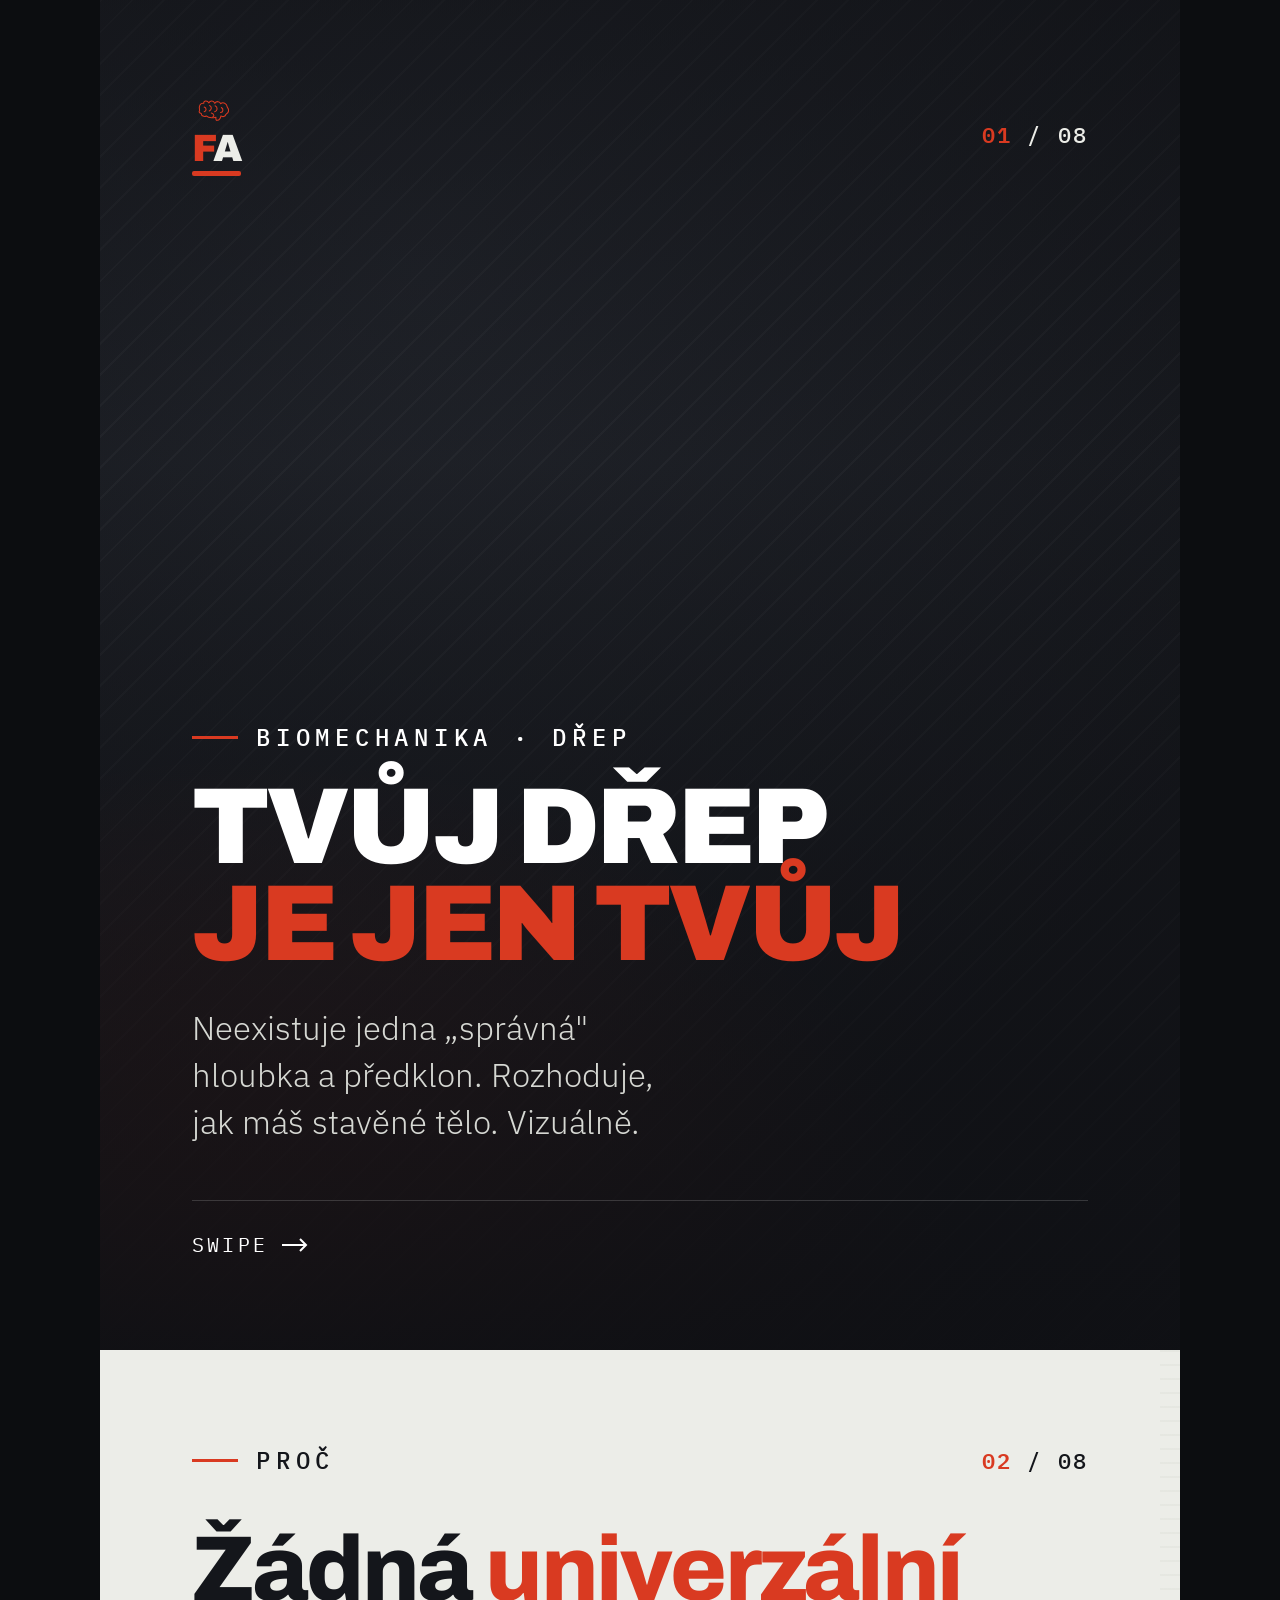
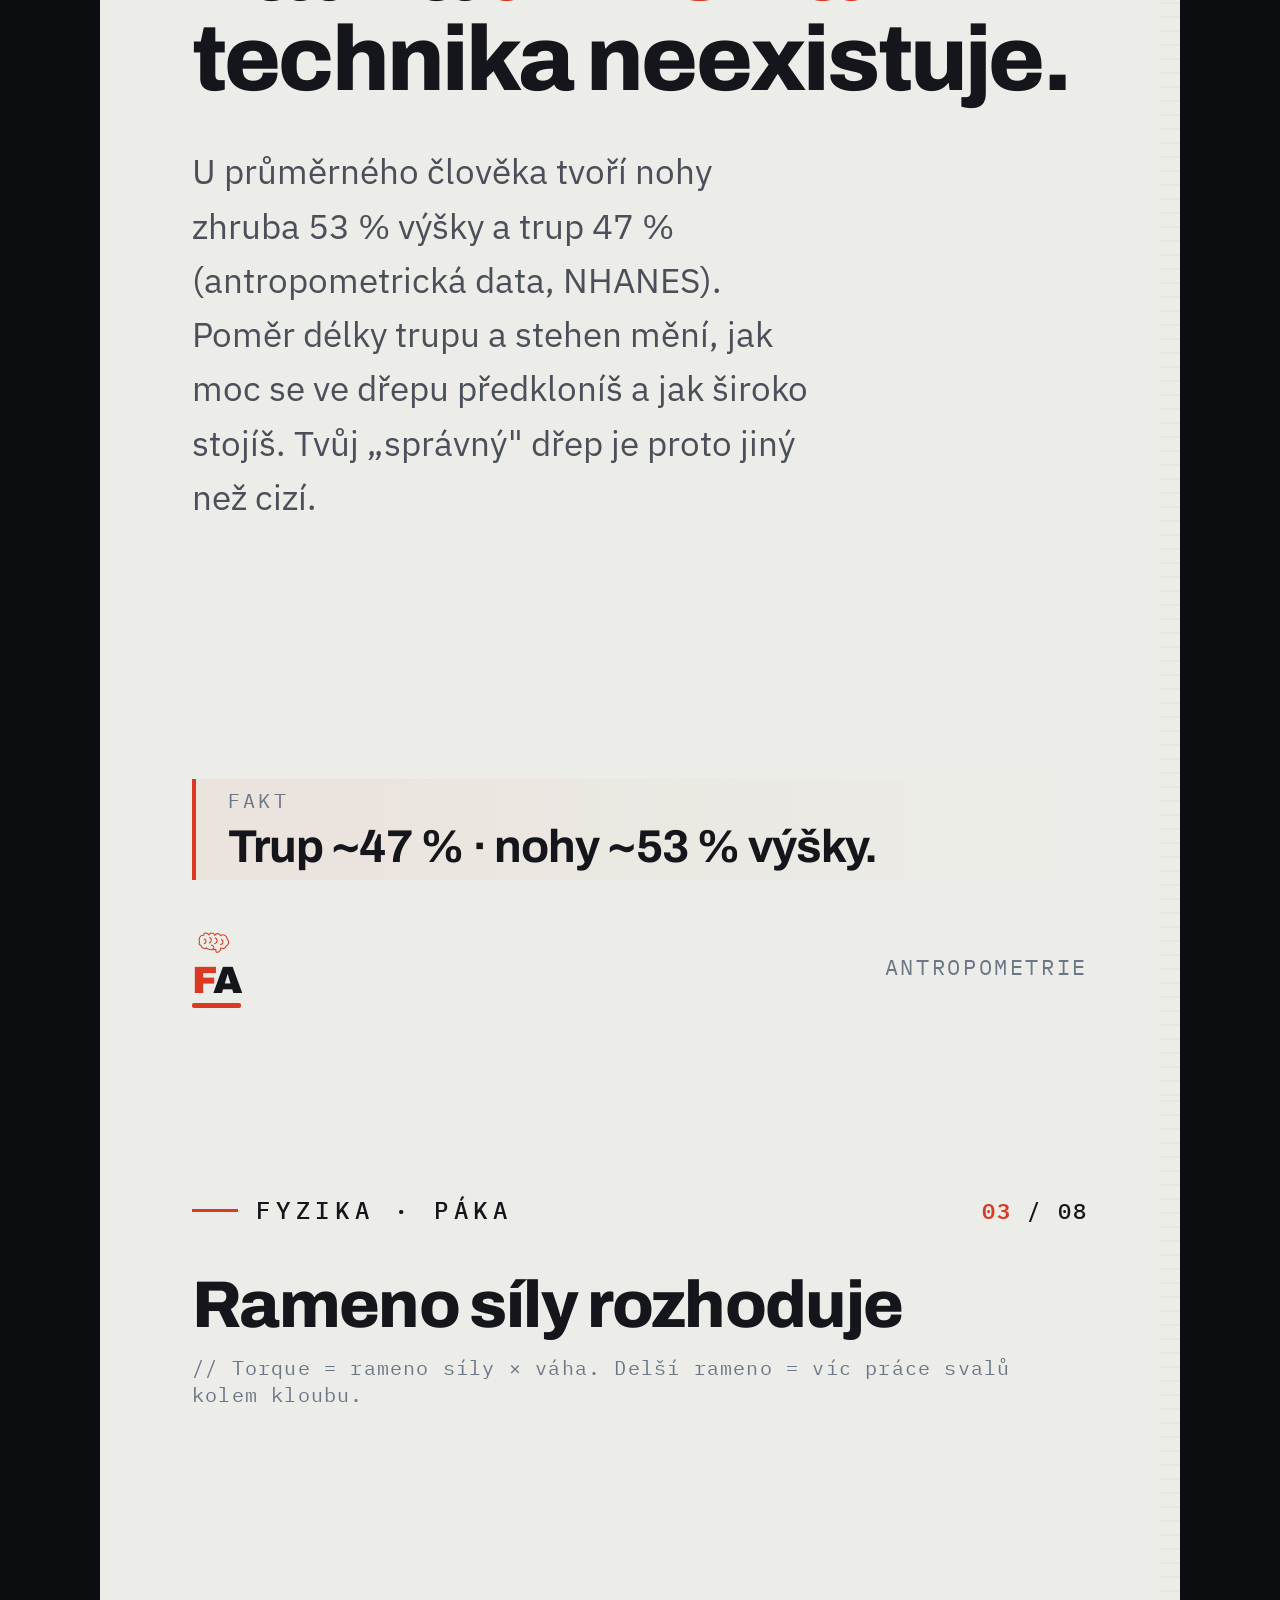
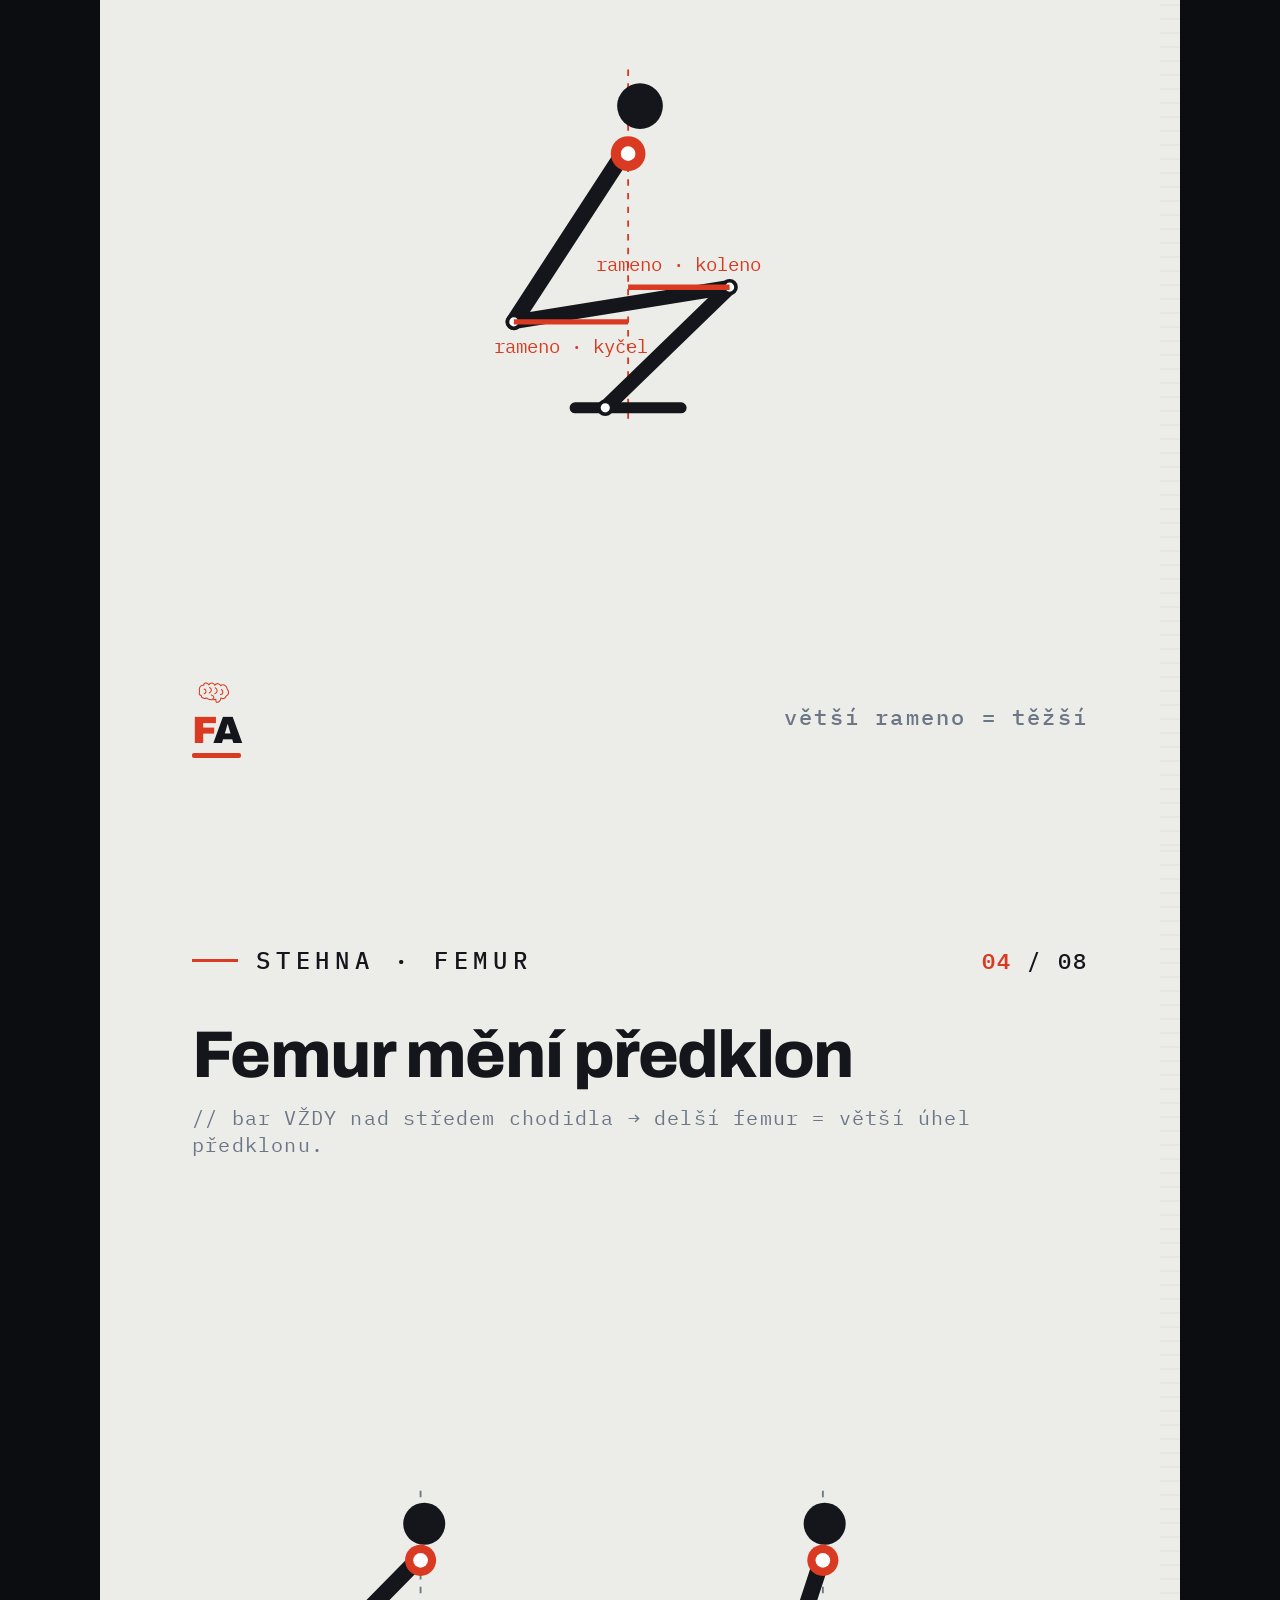
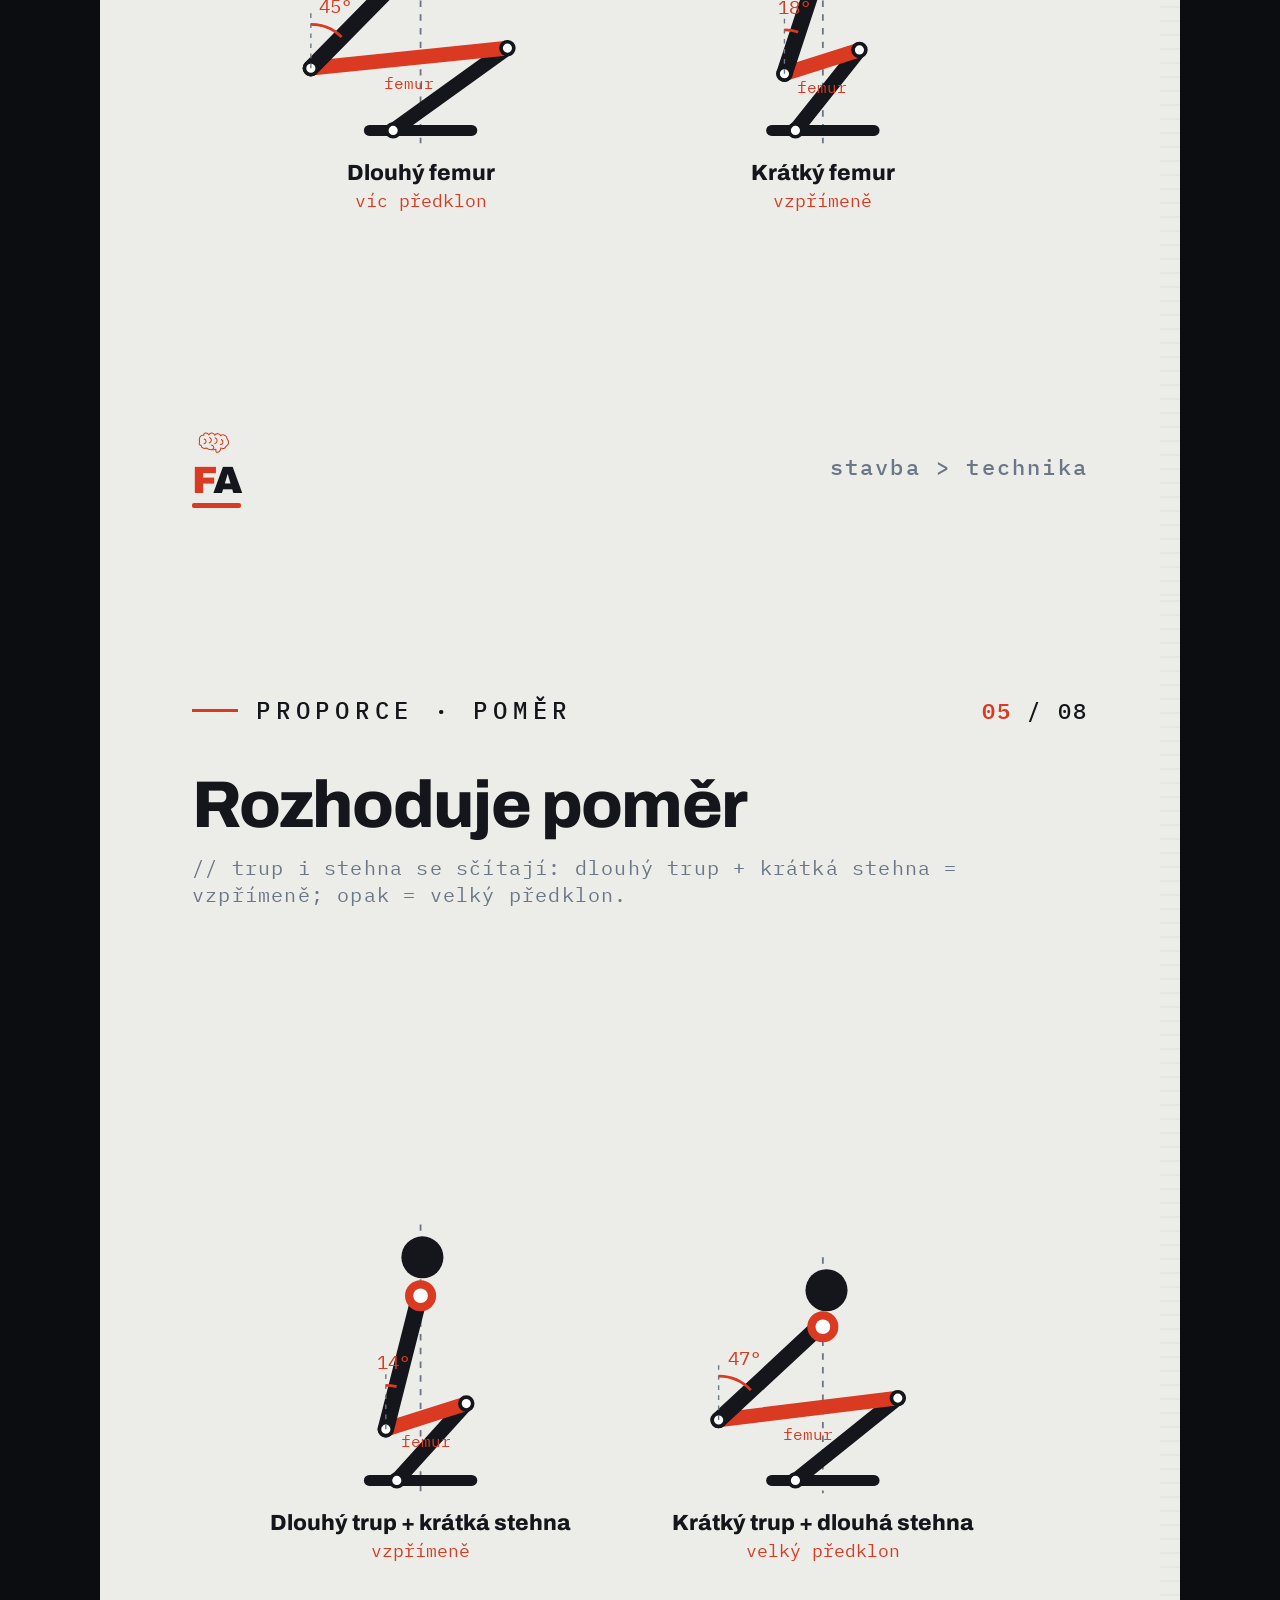
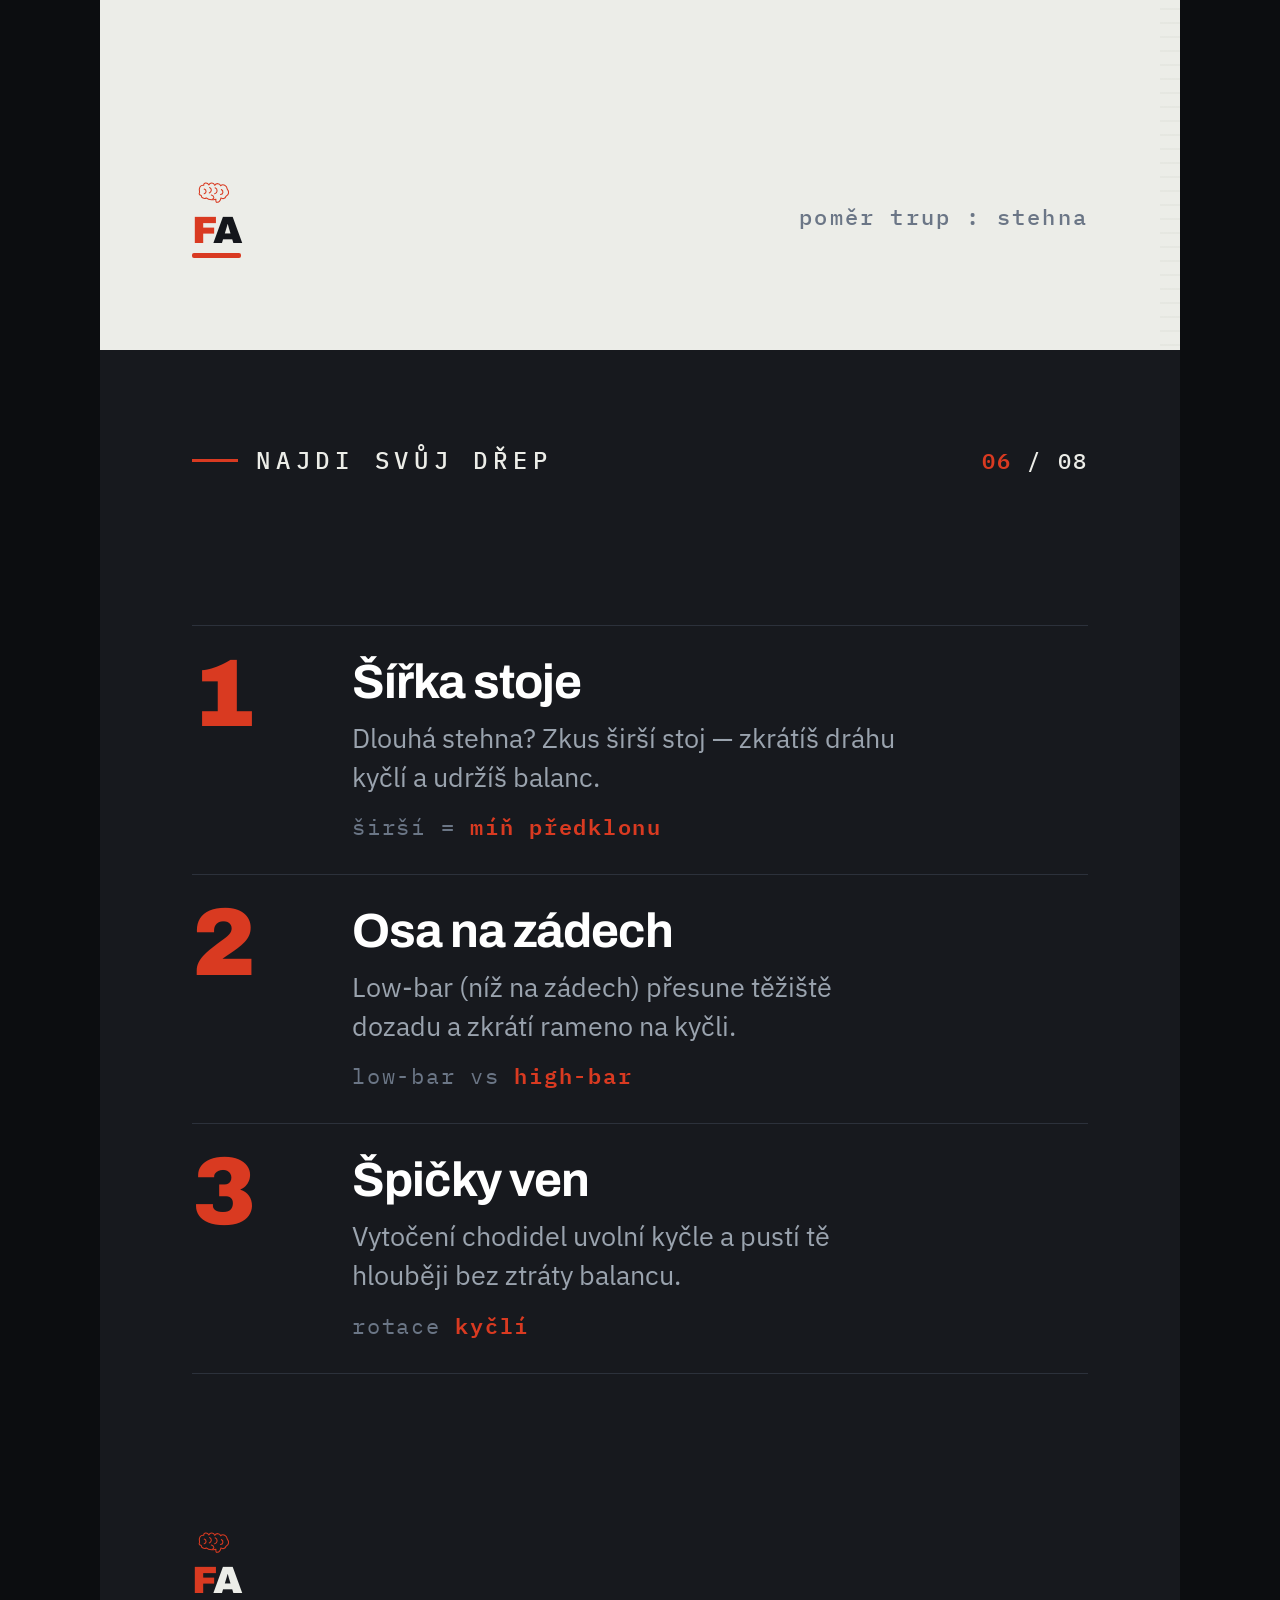
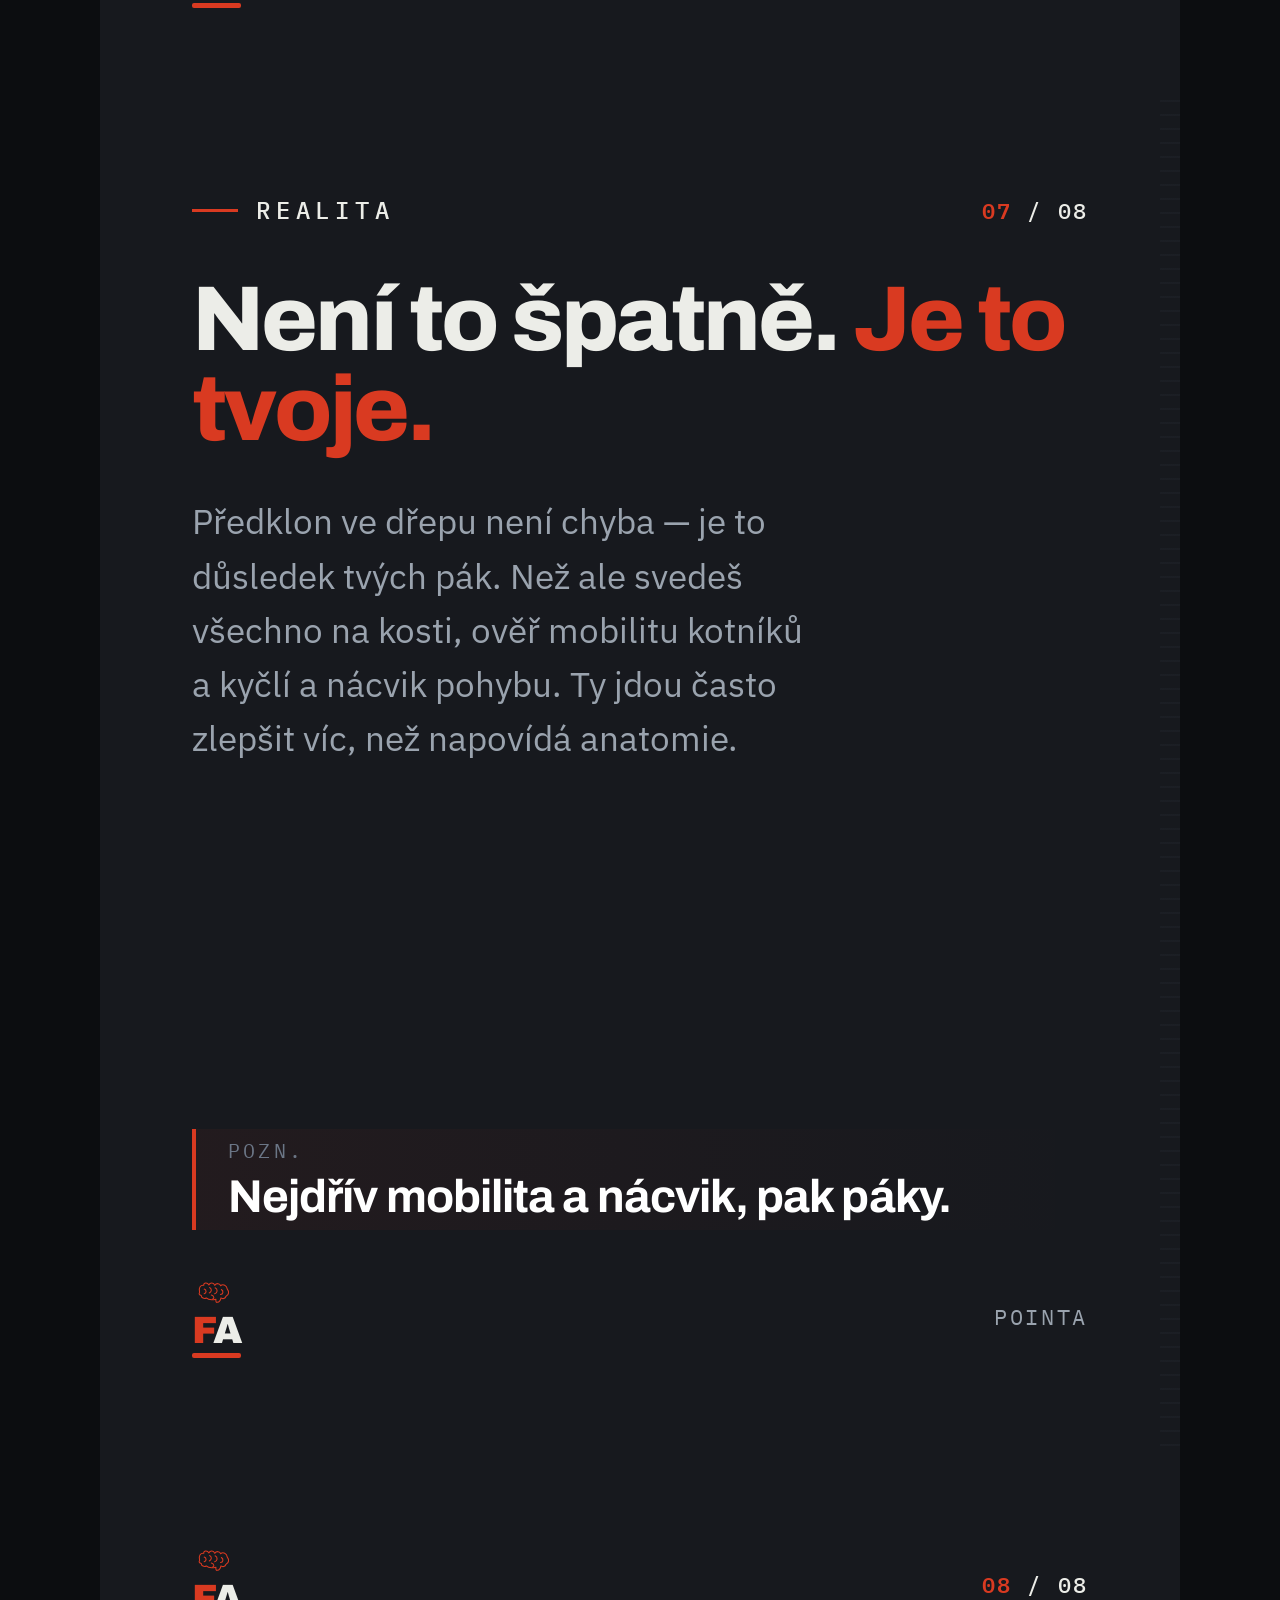
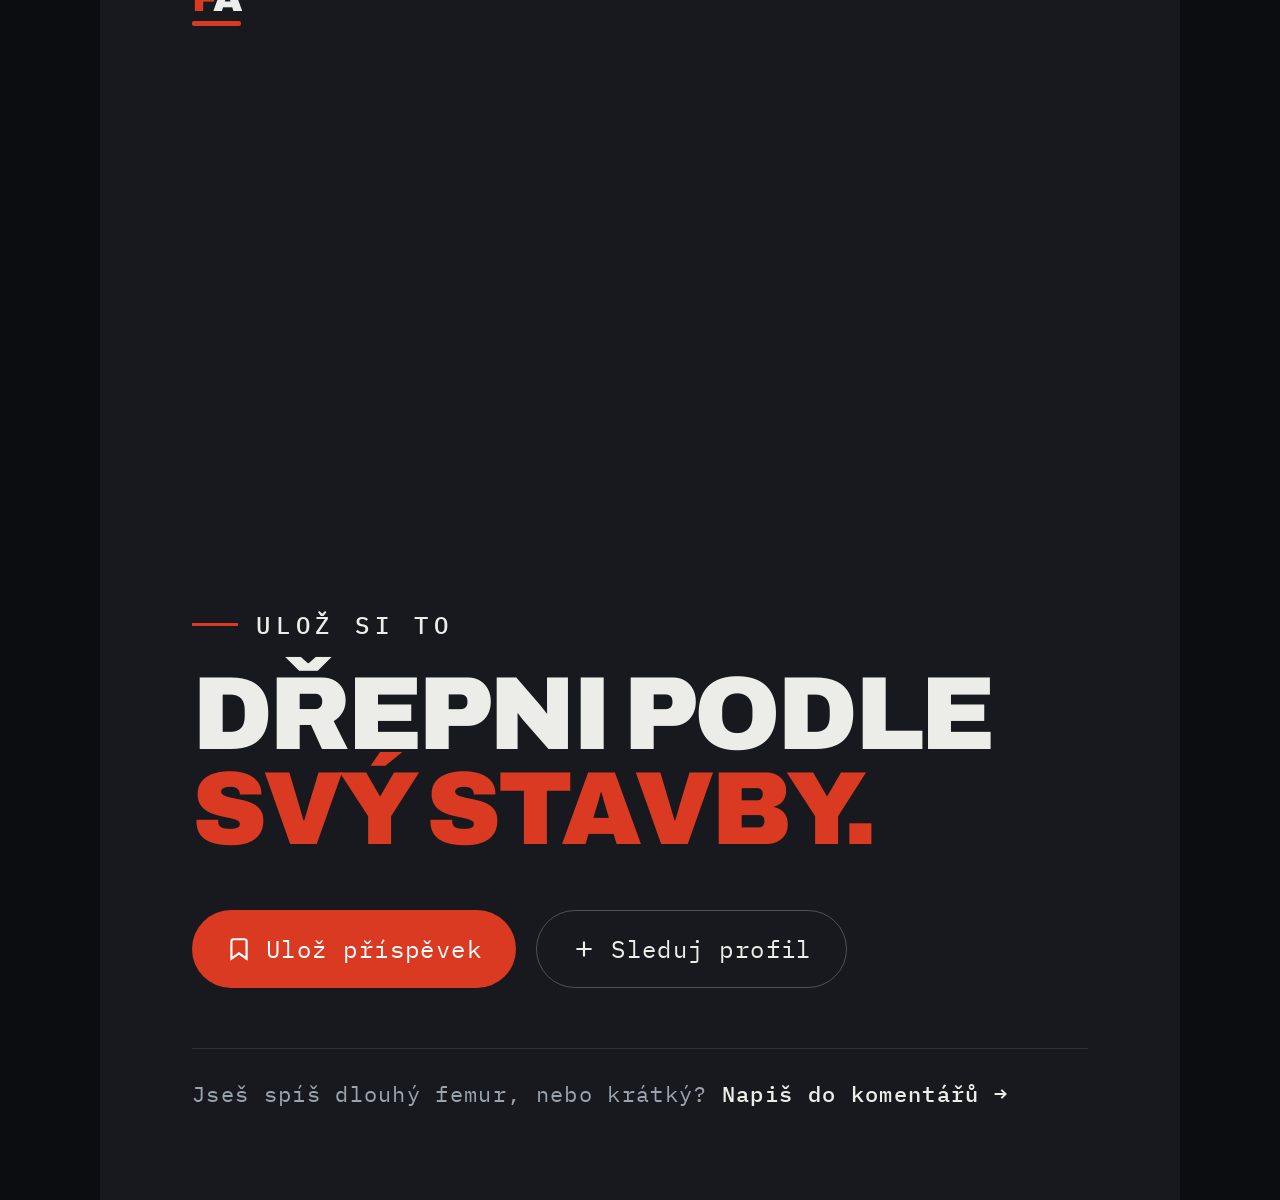
<file: editor/canva-squat.html>
<!DOCTYPE html><html lang="cs"><head><meta charset="utf-8"/><link rel="preconnect" href="https://fonts.googleapis.com"/><link href="https://fonts.googleapis.com/css2?family=Archivo:wght@400;700;800;900&family=IBM+Plex+Mono:wght@400;500;600&family=IBM+Plex+Sans:wght@300;400;500;600;700&display=swap" rel="stylesheet"/><style>*{box-sizing:border-box}html,body{margin:0;padding:0}body{background:#0C0D10}.slide{margin:0 auto;display:flex}.grain::after{content:none!important;display:none!important;background:none!important}/* =====================================================================
   CHALK & IRON — styly slajdů (1080×1350 / 1080×1080)
   Použité pro živý náhled i pro export do PNG.
   ===================================================================== */

:root {
  --iron:      #17191E;
  --iron-2:    #1F232B;
  --iron-line: #2C313B;
  --chalk:     #ECEDE8;
  --chalk-2:   #E1E3DC;
  --chalk-line:#CFD2C9;
  --ink:       #14161B;
  --ink-soft:  #4A4F59;
  --red:       #D93A21;
  --red-deep:  #B22E19;
  --steel:     #6B7686;
  --steel-lt:  #9AA3AE;
  --sand:      #C7A24B;
  --teal:      #3E8E9A;
  --pad: 92px;
}

/* ---------- SLIDE BASE (skutečných 1080×1350) ---------- */
.slide {
  width: 1080px; height: 1350px; position: relative; overflow: hidden;
  padding: var(--pad); display: flex; flex-direction: column;
  font-family: "IBM Plex Sans", system-ui, sans-serif;
  -webkit-font-smoothing: antialiased;
}
.slide.sq { width: 1080px; height: 1080px; }
.s-chalk { background: var(--chalk); color: var(--ink); }
.s-dark  { background: var(--iron);  color: var(--chalk); }

/* grain overlay */
.grain::after {
  content: ""; position: absolute; inset: 0; pointer-events: none; opacity: 0.5; mix-blend-mode: overlay;
  background-image: url("data:image/svg+xml,%3Csvg xmlns='http://www.w3.org/2000/svg' width='140' height='140'%3E%3Cfilter id='n'%3E%3CfeTurbulence type='fractalNoise' baseFrequency='0.9' numOctaves='2'/%3E%3C/filter%3E%3Crect width='100%25' height='100%25' filter='url(%23n)'/%3E%3C/svg%3E");
}

/* knurling edge motif */
.knurl { position: absolute; top: 0; bottom: 0; width: 20px; right: 0; }
.knurl-fill {
  position: absolute; inset: 0;
  background-image: repeating-linear-gradient(to bottom, currentColor 0 2px, transparent 2px 14px);
  opacity: 0.22;
}
.s-chalk .knurl { color: var(--chalk-line); }
.s-dark  .knurl { color: var(--iron-line); }

/* eyebrow */
.eyebrow { font-family: "IBM Plex Mono", monospace; font-size: 24px; font-weight: 500;
  letter-spacing: 0.24em; text-transform: uppercase; display: flex; align-items: center; gap: 18px; }
.eyebrow::before { content: ""; width: 46px; height: 3px; background: var(--red); flex: none; }
.s-chalk .eyebrow { color: var(--ink); }
.s-dark  .eyebrow { color: var(--chalk); }

/* rail */
.rail { font-family: "IBM Plex Mono", monospace; font-size: 22px; letter-spacing: 0.12em;
  text-transform: uppercase; display: flex; align-items: center; }
.s-chalk .rail { color: var(--steel); }
.s-dark  .rail { color: var(--steel-lt); }

/* brand lockup → čisté FA logo */
.brand { display: flex; align-items: center; gap: 16px; }
.brand-mark { display: inline-flex; flex-direction: column; align-items: flex-start; gap: 6px; flex: none; }
.brain-ico { width: 42px; height: auto; color: var(--red); flex: none; }
.brand-mark .fa { font-family: "Archivo", sans-serif; font-weight: 900; font-size: 38px;
  line-height: 0.9; letter-spacing: -0.05em; text-transform: uppercase; position: relative; padding-bottom: 10px; }
.brand-mark .fa i { font-style: normal; color: var(--red); }
.brand-mark .fa::after { content: ""; position: absolute; left: 0; bottom: 0; height: 5px; width: 100%;
  background: var(--red); border-radius: 2px; }

/* counter */
.counter { font-family: "IBM Plex Mono", monospace; font-size: 22px; font-weight: 500; letter-spacing: 0.1em; }
.counter b { color: var(--red); font-weight: 600; }

.head-row { display: flex; align-items: center; justify-content: space-between; }
.foot-row { display: flex; align-items: center; justify-content: space-between; margin-top: 44px; }
.spacer { flex: 1; }

/* ---------- COVER ---------- */
.s-cover { background: var(--iron); color: var(--chalk); padding: 0; }
.s-cover .bg { position: absolute; inset: 0;
  background:
    repeating-linear-gradient(135deg, rgba(255,255,255,0.03) 0 2px, transparent 2px 22px),
    radial-gradient(120% 100% at 30% 20%, #22252c 0%, #16181d 70%); }
.s-cover .photo { position: absolute; inset: 0; }
.s-cover .photo img { width: 100%; height: 100%; object-fit: cover; display: block;
  filter: grayscale(0.25) contrast(1.05); }
.s-cover .tint { position: absolute; inset: 0; background: var(--red); mix-blend-mode: multiply; opacity: 0.14; }
.s-cover .shade { position: absolute; inset: 0;
  background:
    linear-gradient(180deg, rgba(15,16,20,0.55) 0%, rgba(15,16,20,0.12) 34%, rgba(15,16,20,0.72) 78%, rgba(15,16,20,0.96) 100%),
    radial-gradient(120% 80% at 15% 100%, rgba(217,58,33,0.28) 0%, transparent 55%); }
.s-cover .cover-inner { position: absolute; inset: 0; padding: var(--pad); display: flex; flex-direction: column; }
.cover-top { display: flex; align-items: center; justify-content: space-between; }
.cover-body { margin-top: auto; }
.cover-body .eyebrow { color: #fff; margin-bottom: 26px; }
.cover-title { font-family: "Archivo"; font-weight: 900; font-size: 108px; line-height: 0.9;
  letter-spacing: -0.035em; text-transform: uppercase; margin: 0; color: #fff; }
.cover-title em { font-style: normal; color: var(--red); display: block; }
.cover-sub { font-size: 33px; line-height: 1.42; color: #D6D8D3; max-width: 24ch; margin: 32px 0 0; font-weight: 300; }
.cover-foot { margin-top: 54px; padding-top: 30px; border-top: 1px solid rgba(255,255,255,0.16); }
.swipe { display: inline-flex; align-items: center; gap: 12px; font-family: "IBM Plex Mono", monospace;
  font-size: 20px; letter-spacing: 0.16em; text-transform: uppercase; color: #fff; }
.swipe svg { width: 30px; height: 18px; }

/* ---------- CONCEPT / TEXT ---------- */
.slide-h { font-family: "Archivo"; font-weight: 800; font-size: 92px; line-height: 0.98;
  letter-spacing: -0.03em; margin: 46px 0 0; }
.slide-h .hl { color: var(--red); }
.body-copy { font-size: 35px; line-height: 1.55; color: var(--ink-soft); max-width: 30ch; margin: 40px 0 0; }
.s-dark .body-copy { color: var(--steel-lt); }
.callout { margin-top: auto; border-left: 4px solid var(--red); padding: 8px 0 8px 32px;
  background: linear-gradient(90deg, rgba(217,58,33,0.06), transparent); }
.callout .k { font-family: "IBM Plex Mono", monospace; font-size: 20px; letter-spacing: 0.16em; text-transform: uppercase; color: var(--steel); }
.callout .v { font-family: "Archivo"; font-weight: 700; font-size: 46px; line-height: 1.1; margin-top: 8px; letter-spacing: -0.02em; }
.s-chalk .callout .v { color: var(--ink); }
.s-dark  .callout .v { color: #fff; }

/* ---------- BIG STAT ---------- */
.s-stat { justify-content: center; }
.stat-num { font-family: "Archivo"; font-weight: 900; font-size: 340px; line-height: 0.82;
  letter-spacing: -0.05em; color: var(--red); margin: 24px 0; }
.stat-num small { font-size: 120px; color: var(--chalk); -webkit-text-stroke: 2px var(--iron-line); }
.stat-label { font-family: "Archivo"; font-weight: 700; font-size: 58px; line-height: 1.06; letter-spacing: -0.02em; max-width: 22ch; }
.stat-sub { font-family: "IBM Plex Mono", monospace; font-size: 24px; line-height: 1.5; color: var(--steel-lt); margin-top: 28px; max-width: 40ch; letter-spacing: 0.04em; }

/* ---------- CTA ---------- */
.cta-body { margin-top: auto; }
.cta-h { font-family: "Archivo"; font-weight: 900; font-size: 104px; line-height: 0.92; letter-spacing: -0.035em;
  text-transform: uppercase; margin: 0; }
.cta-h em { font-style: normal; color: var(--red); }
.cta-actions { display: flex; gap: 20px; margin-top: 52px; flex-wrap: wrap; }
.pill { display: inline-flex; align-items: center; gap: 14px; font-family: "IBM Plex Mono", monospace;
  font-size: 24px; letter-spacing: 0.06em; padding: 22px 34px; border-radius: 999px; }
.pill-solid { background: var(--red); color: #fff; }
.pill-ghost { border: 1px solid rgba(255,255,255,0.24); color: var(--chalk); }
.s-chalk .pill-ghost { border-color: var(--chalk-line); color: var(--ink); }
.pill svg { width: 26px; height: 26px; }
.cta-next { margin-top: 60px; padding-top: 30px; border-top: 1px solid var(--iron-line);
  font-family: "IBM Plex Mono", monospace; font-size: 22px; color: var(--steel-lt); letter-spacing: 0.06em; }
.s-chalk .cta-next { border-color: var(--chalk-line); color: var(--steel); }
.cta-next b { color: var(--chalk); font-weight: 500; }
.s-chalk .cta-next b { color: var(--ink); }

/* ---------- FACTS ---------- */
.facts { margin-top: 44px; display: flex; flex-direction: column; flex: 1; justify-content: center; }
.fact { display: grid; grid-template-columns: 300px 1fr; gap: 36px; align-items: center;
  padding: 40px 0; border-top: 1px solid var(--chalk-line); }
.fact:last-child { border-bottom: 1px solid var(--chalk-line); }
.s-dark .fact { border-color: var(--iron-line); }
.fact .fv { font-family: "Archivo"; font-weight: 900; font-size: 84px; line-height: 0.82;
  letter-spacing: -0.04em; color: var(--red); }
.fact .fv small { display: block; font-family: "IBM Plex Mono", monospace; font-weight: 500;
  font-size: 22px; color: var(--steel); letter-spacing: 0.06em; margin-top: 14px; text-transform: uppercase; }
.fact .ft { font-size: 33px; line-height: 1.4; }
.s-chalk .fact .ft { color: var(--ink); }
.s-dark  .fact .ft { color: #fff; }
.fact .ft b { font-weight: 600; }

/* ---------- TERM (jeden pojem) ---------- */
.term { margin-top: auto; margin-bottom: auto; }
.term-abbr { font-family: "Archivo"; font-weight: 900; font-size: 210px; line-height: 0.82;
  letter-spacing: -0.045em; color: var(--red); margin: 0; }
.term-full { font-family: "IBM Plex Mono", monospace; font-size: 32px; letter-spacing: 0.06em;
  text-transform: uppercase; margin: 18px 0 0; }
.s-chalk .term-full { color: var(--ink-soft); }
.s-dark  .term-full { color: var(--steel-lt); }
.term-def { font-size: 40px; line-height: 1.38; margin: 46px 0 0; max-width: 25ch; }
.s-chalk .term-def { color: var(--ink); }
.s-dark  .term-def { color: #fff; }
.term-eg { margin-top: 38px; border-left: 4px solid var(--red); padding: 8px 0 8px 30px;
  font-family: "IBM Plex Mono", monospace; font-size: 27px; line-height: 1.5; }
.s-chalk .term-eg { color: var(--steel); }
.s-dark  .term-eg { color: var(--steel-lt); }
.term-eg b { color: var(--red-deep); font-weight: 600; }
.s-dark .term-eg b { color: var(--red); }
.term-eg .k { display: block; font-size: 20px; letter-spacing: 0.18em; text-transform: uppercase;
  color: var(--steel); margin-bottom: 8px; }

/* ---------- GLOSÁŘ (víc pojmů / slide) ---------- */
.gloss { margin-top: 38px; display: flex; flex-direction: column; flex: 1; justify-content: center; }
.gloss-row { display: grid; grid-template-columns: 288px 1fr; gap: 30px; align-items: center;
  padding: 26px 0; border-top: 1px solid var(--chalk-line); }
.gloss-row:last-child { border-bottom: 1px solid var(--chalk-line); }
.gloss-abbr { font-family: "Archivo"; font-weight: 800; font-size: 42px; line-height: 1.0;
  letter-spacing: -0.02em; color: var(--red); }
.gloss-def { font-size: 29px; line-height: 1.34; color: var(--ink-soft); }
.gloss-def b { color: var(--ink); font-weight: 600; }
.s-dark .gloss-row { border-color: var(--iron-line); }
.s-dark .gloss-def { color: var(--steel-lt); }
.s-dark .gloss-def b { color: #fff; }

/* ---------- POINT (číslovaný bod) ---------- */
.point-body { margin-top: 30px; flex: 1; display: flex; flex-direction: column; justify-content: center; }
.point-num { font-family: "Archivo"; font-weight: 900; font-size: 92px; line-height: 0.8;
  color: var(--red); letter-spacing: -0.04em; margin-bottom: 10px; }
.point-title { font-family: "Archivo"; font-weight: 800; font-size: 60px; line-height: 1.0;
  letter-spacing: -0.025em; margin: 0 0 26px; }
.s-chalk .point-title { color: var(--ink); }
.s-dark  .point-title { color: #fff; }
.point-text { font-size: 30px; line-height: 1.5; margin: 0; max-width: 40ch; }
.s-chalk .point-text { color: var(--ink-soft); }
.s-dark  .point-text { color: var(--steel-lt); }
.point-text .hl { color: var(--red); font-weight: 600; }
.point-note { font-family: "IBM Plex Mono", monospace; font-size: 22px; color: var(--steel);
  margin-top: 26px; letter-spacing: 0.06em; }
.point-note b { color: var(--red-deep); font-weight: 600; }
.s-dark .point-note b { color: var(--red); }

/* ---------- CHART (sloupce) ---------- */
.chart-wrap { margin-top: 44px; flex: 1; display: flex; flex-direction: column; }
.chart-title { font-family: "Archivo"; font-weight: 800; font-size: 66px; letter-spacing: -0.025em; line-height: 1.0; margin: 0; }
.s-chalk .chart-title { color: var(--ink); }
.s-dark  .chart-title { color: #fff; }
.chart-note { font-family: "IBM Plex Mono", monospace; font-size: 20px; color: var(--steel); margin: 16px 0 0; letter-spacing: 0.06em; }
.chart { flex: 1; margin-top: 30px; min-height: 0; }

/* ---------- STEPS / DŮVODY ---------- */
.steps { margin-top: 40px; display: flex; flex-direction: column; flex: 1; justify-content: center; }
.step { display: grid; grid-template-columns: 132px 1fr; gap: 28px; align-items: start;
  padding: 30px 0; border-top: 1px solid var(--chalk-line); }
.step:last-child { border-bottom: 1px solid var(--chalk-line); }
.s-dark .step { border-color: var(--iron-line); }
.step .num { font-family: "Archivo"; font-weight: 900; font-size: 96px; line-height: 0.8; color: var(--red); letter-spacing: -0.04em; }
.step .st-h { font-family: "Archivo"; font-weight: 700; font-size: 48px; letter-spacing: -0.02em; margin: 0; }
.s-chalk .step .st-h { color: var(--ink); }
.s-dark  .step .st-h { color: #fff; }
.step .st-b { font-size: 27px; line-height: 1.45; margin: 10px 0 0; max-width: 34ch; }
.s-chalk .step .st-b { color: var(--ink-soft); }
.s-dark  .step .st-b { color: var(--steel-lt); }
.step .st-m { font-family: "IBM Plex Mono", monospace; font-size: 22px; color: var(--steel); margin-top: 12px; letter-spacing: 0.08em; }
.step .st-m b { color: var(--red-deep); font-weight: 600; }
.s-dark .step .st-m b { color: var(--red); }

/* ---------- TABLE (A vs B) ---------- */
.ctable { margin-top: 40px; flex: 1; display: flex; flex-direction: column; justify-content: center; }
.crow { display: grid; grid-template-columns: 1.25fr 1fr 1fr; align-items: center;
  padding: 30px 0; border-top: 1px solid var(--chalk-line); }
.crow:last-child { border-bottom: 1px solid var(--chalk-line); }
.s-dark .crow { border-color: var(--iron-line); }
.chead { border-top: none; padding-bottom: 24px; font-family: "IBM Plex Mono", monospace;
  font-size: 22px; letter-spacing: 0.12em; text-transform: uppercase; color: var(--steel); }
.chead .c1 { color: var(--red); }
.s-chalk .chead .c2 { color: var(--ink); }
.s-dark  .chead .c2 { color: #fff; }
.crow .ck { font-size: 31px; padding-right: 20px; }
.s-chalk .crow .ck { color: var(--ink-soft); }
.s-dark  .crow .ck { color: var(--steel-lt); }
.crow .cv { font-family: "IBM Plex Mono", monospace; font-size: 30px; font-weight: 500; }
.crow .cv1 { color: var(--red-deep); }
.s-dark .crow .cv1 { color: var(--red); }
.s-chalk .crow .cv2 { color: var(--ink); }
.s-dark  .crow .cv2 { color: #fff; }
</style></head><body><div class="slide s-cover" data-document-role="page" data-label="Úvod">
      <div class="bg"></div><div class="shade"></div>
      <div class="cover-inner">
        <div class="cover-top"><div class="brand"><span class="brand-mark"><svg class="brain-ico" viewBox="0 0 200 160" fill="none" stroke="currentColor" stroke-width="5" stroke-linecap="round" stroke-linejoin="round"><path d="M36 88 C 30 66 40 52 56 54 C 54 40 74 38 80 52 C 86 40 104 40 108 54 C 116 42 134 44 136 56 C 148 46 166 54 168 72 C 178 84 176 100 162 106 C 158 118 146 120 138 114 C 136 126 128 136 120 134 C 116 138 112 130 114 120 C 98 124 78 124 68 114 C 58 120 44 114 44 102 C 34 100 32 94 36 88 Z"/><path d="M58 72 C 70 76 70 90 58 94"/><path d="M84 64 C 96 70 94 86 82 90"/><path d="M110 66 C 124 72 122 90 108 94"/><path d="M140 74 C 152 82 148 96 136 98"/><path d="M92 100 C 106 104 108 118 96 120"/></svg><span class="fa"><i>F</i>A</span></span></div><span class="counter"><b>01</b> / 08</span></div>
        <div class="cover-body">
          <div class="eyebrow">Biomechanika · Dřep</div>
          <h2 class="cover-title">Tvůj dřep<em>je jen tvůj</em></h2>
          <p class="cover-sub">Neexistuje jedna „správná" hloubka a předklon. Rozhoduje, jak máš stavěné tělo. Vizuálně.</p>
          <div class="cover-foot"><span class="swipe">Swipe <svg viewBox="0 0 30 18" fill="none" stroke="currentColor" stroke-width="2"><path d="M2 9h24M20 3l6 6-6 6"/></svg></span></div>
        </div>
      </div></div>
<div class="slide s-chalk" data-document-role="page" data-label="Proporce">
      <div class="knurl"><div class="knurl-fill"></div></div>
      <div class="head-row"><div class="eyebrow">Proč</div><span class="counter"><b>02</b> / 08</span></div>
      <h2 class="slide-h">Žádná <span class="hl">univerzální</span> technika neexistuje.</h2>
      <p class="body-copy">U průměrného člověka tvoří nohy zhruba 53 % výšky a trup 47 % (antropometrická data, NHANES). Poměr délky trupu a stehen mění, jak moc se ve dřepu předkloníš a jak široko stojíš. Tvůj „správný" dřep je proto jiný než cizí.</p>
      <div class="callout"><div class="k">Fakt</div><div class="v">Trup ~47 % · nohy ~53 % výšky.</div></div>
      <div class="foot-row"><div class="brand"><span class="brand-mark"><svg class="brain-ico" viewBox="0 0 200 160" fill="none" stroke="currentColor" stroke-width="5" stroke-linecap="round" stroke-linejoin="round"><path d="M36 88 C 30 66 40 52 56 54 C 54 40 74 38 80 52 C 86 40 104 40 108 54 C 116 42 134 44 136 56 C 148 46 166 54 168 72 C 178 84 176 100 162 106 C 158 118 146 120 138 114 C 136 126 128 136 120 134 C 116 138 112 130 114 120 C 98 124 78 124 68 114 C 58 120 44 114 44 102 C 34 100 32 94 36 88 Z"/><path d="M58 72 C 70 76 70 90 58 94"/><path d="M84 64 C 96 70 94 86 82 90"/><path d="M110 66 C 124 72 122 90 108 94"/><path d="M140 74 C 152 82 148 96 136 98"/><path d="M92 100 C 106 104 108 118 96 120"/></svg><span class="fa"><i>F</i>A</span></span></div><div class="rail">Antropometrie</div></div></div>
<div class="slide s-chalk" data-document-role="page" data-label="Moment arm">
  <div class="knurl"><div class="knurl-fill"></div></div>
  <div class="head-row"><div class="eyebrow">Fyzika · Páka</div><span class="counter"><b>03</b> / 08</span></div>
  <div class="chart-wrap"><h3 class="chart-title">Rameno síly rozhoduje</h3><p class="chart-note">// Torque = rameno síly × váha. Delší rameno = víc práce svalů kolem kloubu.</p>
  <svg class="chart" viewBox="0 0 980 560" preserveAspectRatio="xMidYMid meet"><line x1="477" y1="100" x2="477" y2="484" stroke="#D93A21" stroke-width="2" stroke-dasharray="7 8"/><line x1="419" y1="470" x2="535" y2="470" stroke="#14161B" stroke-width="12" stroke-linecap="round"/><line x1="452" y1="470" x2="588" y2="338" stroke="#14161B" stroke-width="16" stroke-linecap="round"/><line x1="588" y1="338" x2="352" y2="376" stroke="#14161B" stroke-width="16" stroke-linecap="round"/><line x1="352" y1="376" x2="477" y2="184" stroke="#14161B" stroke-width="18" stroke-linecap="round"/><line x1="477" y1="184" x2="477" y2="192" stroke="#14161B" stroke-width="11" stroke-linecap="round"/><circle cx="490" cy="140" r="25" fill="#14161B"/><circle cx="452" cy="470" r="7" fill="#fff" stroke="#14161B" stroke-width="4"/><circle cx="588" cy="338" r="7" fill="#fff" stroke="#14161B" stroke-width="4"/><circle cx="352" cy="376" r="7" fill="#fff" stroke="#14161B" stroke-width="4"/><circle cx="477" cy="184" r="7" fill="#fff" stroke="#14161B" stroke-width="4"/><circle cx="477" cy="192" r="19" fill="#D93A21"/><circle cx="477" cy="192" r="8" fill="#fff"/><line x1="477" y1="376" x2="352" y2="376" stroke="#D93A21" stroke-width="6"/><text x="414.5" y="410" text-anchor="middle" font-family="IBM Plex Mono, monospace" font-size="21" font-weight="400" fill="#D93A21">rameno · kyčel</text><line x1="477" y1="338" x2="588" y2="338" stroke="#D93A21" stroke-width="6"/><text x="532.5" y="320" text-anchor="middle" font-family="IBM Plex Mono, monospace" font-size="21" font-weight="400" fill="#D93A21">rameno · koleno</text></svg></div>
  <div class="foot-row"><div class="brand"><span class="brand-mark"><svg class="brain-ico" viewBox="0 0 200 160" fill="none" stroke="currentColor" stroke-width="5" stroke-linecap="round" stroke-linejoin="round"><path d="M36 88 C 30 66 40 52 56 54 C 54 40 74 38 80 52 C 86 40 104 40 108 54 C 116 42 134 44 136 56 C 148 46 166 54 168 72 C 178 84 176 100 162 106 C 158 118 146 120 138 114 C 136 126 128 136 120 134 C 116 138 112 130 114 120 C 98 124 78 124 68 114 C 58 120 44 114 44 102 C 34 100 32 94 36 88 Z"/><path d="M58 72 C 70 76 70 90 58 94"/><path d="M84 64 C 96 70 94 86 82 90"/><path d="M110 66 C 124 72 122 90 108 94"/><path d="M140 74 C 152 82 148 96 136 98"/><path d="M92 100 C 106 104 108 118 96 120"/></svg><span class="fa"><i>F</i>A</span></span></div><span class="counter" style="color:var(--steel)">větší rameno = těžší</span></div>
</div>
<div class="slide s-chalk" data-document-role="page" data-label="Stehna">
  <div class="knurl"><div class="knurl-fill"></div></div>
  <div class="head-row"><div class="eyebrow">Stehna · Femur</div><span class="counter"><b>04</b> / 08</span></div>
  <div class="chart-wrap"><h3 class="chart-title">Femur mění předklon</h3><p class="chart-note">// bar VŽDY nad středem chodidla → delší femur = větší úhel předklonu.</p>
  <svg class="chart" viewBox="0 0 980 560" preserveAspectRatio="xMidYMid meet"><line x1="250" y1="178" x2="250" y2="454" stroke="#6B7686" stroke-width="2" stroke-dasharray="7 8"/><line x1="194" y1="440" x2="306" y2="440" stroke="#14161B" stroke-width="12" stroke-linecap="round"/><line x1="220" y1="440" x2="345" y2="350" stroke="#14161B" stroke-width="16" stroke-linecap="round"/><line x1="345" y1="350" x2="130" y2="372" stroke="#D93A21" stroke-width="16" stroke-linecap="round"/><line x1="130" y1="372" x2="250" y2="250" stroke="#14161B" stroke-width="18" stroke-linecap="round"/><line x1="250" y1="250" x2="250" y2="254" stroke="#14161B" stroke-width="11" stroke-linecap="round"/><circle cx="254" cy="214" r="23" fill="#14161B"/><circle cx="220" cy="440" r="7" fill="#fff" stroke="#14161B" stroke-width="4"/><circle cx="345" cy="350" r="7" fill="#fff" stroke="#14161B" stroke-width="4"/><circle cx="130" cy="372" r="7" fill="#fff" stroke="#14161B" stroke-width="4"/><circle cx="250" cy="250" r="7" fill="#fff" stroke="#14161B" stroke-width="4"/><circle cx="250" cy="254" r="17" fill="#D93A21"/><circle cx="250" cy="254" r="8" fill="#fff"/><text x="237.5" y="395" text-anchor="middle" font-family="IBM Plex Mono, monospace" font-size="18" font-weight="400" fill="#D93A21">femur</text><line x1="130" y1="372" x2="130" y2="310.0" stroke="#6B7686" stroke-width="1.5" stroke-dasharray="5 6"/><path d="M 130 324.0 A 48 48 0 0 1 163.7 337.8" fill="none" stroke="#D93A21" stroke-width="3"/><text x="157.27810569186903" y="311.3673882407179" text-anchor="middle" font-family="IBM Plex Mono, monospace" font-size="21" font-weight="400" fill="#D93A21">45°</text><text x="250" y="494" text-anchor="middle" font-family="Archivo, sans-serif" font-size="24" font-weight="800" fill="#14161B">Dlouhý femur</text><text x="250" y="524" text-anchor="middle" font-family="IBM Plex Mono, monospace" font-size="20" font-weight="400" fill="#D93A21">víc předklon</text><line x1="690" y1="178" x2="690" y2="454" stroke="#6B7686" stroke-width="2" stroke-dasharray="7 8"/><line x1="634" y1="440" x2="746" y2="440" stroke="#14161B" stroke-width="12" stroke-linecap="round"/><line x1="660" y1="440" x2="730" y2="352" stroke="#14161B" stroke-width="16" stroke-linecap="round"/><line x1="730" y1="352" x2="648" y2="378" stroke="#D93A21" stroke-width="16" stroke-linecap="round"/><line x1="648" y1="378" x2="690" y2="250" stroke="#14161B" stroke-width="18" stroke-linecap="round"/><line x1="690" y1="250" x2="690" y2="254" stroke="#14161B" stroke-width="11" stroke-linecap="round"/><circle cx="692" cy="214" r="23" fill="#14161B"/><circle cx="660" cy="440" r="7" fill="#fff" stroke="#14161B" stroke-width="4"/><circle cx="730" cy="352" r="7" fill="#fff" stroke="#14161B" stroke-width="4"/><circle cx="648" cy="378" r="7" fill="#fff" stroke="#14161B" stroke-width="4"/><circle cx="690" cy="250" r="7" fill="#fff" stroke="#14161B" stroke-width="4"/><circle cx="690" cy="254" r="17" fill="#D93A21"/><circle cx="690" cy="254" r="8" fill="#fff"/><text x="689" y="399" text-anchor="middle" font-family="IBM Plex Mono, monospace" font-size="18" font-weight="400" fill="#D93A21">femur</text><line x1="648" y1="378" x2="648" y2="316.0" stroke="#6B7686" stroke-width="1.5" stroke-dasharray="5 6"/><path d="M 648 330.0 A 48 48 0 0 1 663.0 332.4" fill="none" stroke="#D93A21" stroke-width="3"/><text x="659.3662594170528" y="312.9028260275821" text-anchor="middle" font-family="IBM Plex Mono, monospace" font-size="21" font-weight="400" fill="#D93A21">18°</text><text x="690" y="494" text-anchor="middle" font-family="Archivo, sans-serif" font-size="24" font-weight="800" fill="#14161B">Krátký femur</text><text x="690" y="524" text-anchor="middle" font-family="IBM Plex Mono, monospace" font-size="20" font-weight="400" fill="#D93A21">vzpřímeně</text></svg></div>
  <div class="foot-row"><div class="brand"><span class="brand-mark"><svg class="brain-ico" viewBox="0 0 200 160" fill="none" stroke="currentColor" stroke-width="5" stroke-linecap="round" stroke-linejoin="round"><path d="M36 88 C 30 66 40 52 56 54 C 54 40 74 38 80 52 C 86 40 104 40 108 54 C 116 42 134 44 136 56 C 148 46 166 54 168 72 C 178 84 176 100 162 106 C 158 118 146 120 138 114 C 136 126 128 136 120 134 C 116 138 112 130 114 120 C 98 124 78 124 68 114 C 58 120 44 114 44 102 C 34 100 32 94 36 88 Z"/><path d="M58 72 C 70 76 70 90 58 94"/><path d="M84 64 C 96 70 94 86 82 90"/><path d="M110 66 C 124 72 122 90 108 94"/><path d="M140 74 C 152 82 148 96 136 98"/><path d="M92 100 C 106 104 108 118 96 120"/></svg><span class="fa"><i>F</i>A</span></span></div><span class="counter" style="color:var(--steel)">stavba &gt; technika</span></div>
</div>
<div class="slide s-chalk" data-document-role="page" data-label="Poměr">
  <div class="knurl"><div class="knurl-fill"></div></div>
  <div class="head-row"><div class="eyebrow">Proporce · Poměr</div><span class="counter"><b>05</b> / 08</span></div>
  <div class="chart-wrap"><h3 class="chart-title">Rozhoduje poměr</h3><p class="chart-note">// trup i stehna se sčítají: dlouhý trup + krátká stehna = vzpřímeně; opak = velký předklon.</p>
  <svg class="chart" viewBox="0 0 980 560" preserveAspectRatio="xMidYMid meet"><line x1="250" y1="160" x2="250" y2="454" stroke="#6B7686" stroke-width="2" stroke-dasharray="7 8"/><line x1="194" y1="440" x2="306" y2="440" stroke="#14161B" stroke-width="12" stroke-linecap="round"/><line x1="224" y1="440" x2="300" y2="356" stroke="#14161B" stroke-width="16" stroke-linecap="round"/><line x1="300" y1="356" x2="212" y2="384" stroke="#D93A21" stroke-width="16" stroke-linecap="round"/><line x1="212" y1="384" x2="250" y2="234" stroke="#14161B" stroke-width="18" stroke-linecap="round"/><line x1="250" y1="234" x2="250" y2="238" stroke="#14161B" stroke-width="11" stroke-linecap="round"/><circle cx="252" cy="196" r="23" fill="#14161B"/><circle cx="224" cy="440" r="7" fill="#fff" stroke="#14161B" stroke-width="4"/><circle cx="300" cy="356" r="7" fill="#fff" stroke="#14161B" stroke-width="4"/><circle cx="212" cy="384" r="7" fill="#fff" stroke="#14161B" stroke-width="4"/><circle cx="250" cy="234" r="7" fill="#fff" stroke="#14161B" stroke-width="4"/><circle cx="250" cy="238" r="17" fill="#D93A21"/><circle cx="250" cy="238" r="8" fill="#fff"/><text x="256" y="404" text-anchor="middle" font-family="IBM Plex Mono, monospace" font-size="18" font-weight="400" fill="#D93A21">femur</text><line x1="212" y1="384" x2="212" y2="322.0" stroke="#6B7686" stroke-width="1.5" stroke-dasharray="5 6"/><path d="M 212 336.0 A 48 48 0 0 1 223.8 337.5" fill="none" stroke="#D93A21" stroke-width="3"/><text x="220.90919088959598" y="318.55333235417663" text-anchor="middle" font-family="IBM Plex Mono, monospace" font-size="21" font-weight="400" fill="#D93A21">14°</text><text x="250" y="494" text-anchor="middle" font-family="Archivo, sans-serif" font-size="24" font-weight="800" fill="#14161B">Dlouhý trup + krátká stehna</text><text x="250" y="524" text-anchor="middle" font-family="IBM Plex Mono, monospace" font-size="20" font-weight="400" fill="#D93A21">vzpřímeně</text><line x1="690" y1="196" x2="690" y2="454" stroke="#6B7686" stroke-width="2" stroke-dasharray="7 8"/><line x1="634" y1="440" x2="746" y2="440" stroke="#14161B" stroke-width="12" stroke-linecap="round"/><line x1="660" y1="440" x2="772" y2="350" stroke="#14161B" stroke-width="16" stroke-linecap="round"/><line x1="772" y1="350" x2="576" y2="374" stroke="#D93A21" stroke-width="16" stroke-linecap="round"/><line x1="576" y1="374" x2="690" y2="268" stroke="#14161B" stroke-width="18" stroke-linecap="round"/><line x1="690" y1="268" x2="690" y2="272" stroke="#14161B" stroke-width="11" stroke-linecap="round"/><circle cx="694" cy="232" r="23" fill="#14161B"/><circle cx="660" cy="440" r="7" fill="#fff" stroke="#14161B" stroke-width="4"/><circle cx="772" cy="350" r="7" fill="#fff" stroke="#14161B" stroke-width="4"/><circle cx="576" cy="374" r="7" fill="#fff" stroke="#14161B" stroke-width="4"/><circle cx="690" cy="268" r="7" fill="#fff" stroke="#14161B" stroke-width="4"/><circle cx="690" cy="272" r="17" fill="#D93A21"/><circle cx="690" cy="272" r="8" fill="#fff"/><text x="674" y="396" text-anchor="middle" font-family="IBM Plex Mono, monospace" font-size="18" font-weight="400" fill="#D93A21">femur</text><line x1="576" y1="374" x2="576" y2="312.0" stroke="#6B7686" stroke-width="1.5" stroke-dasharray="5 6"/><path d="M 576 326.0 A 48 48 0 0 1 611.2 341.3" fill="none" stroke="#D93A21" stroke-width="3"/><text x="604.7575001024155" y="313.99237780483554" text-anchor="middle" font-family="IBM Plex Mono, monospace" font-size="21" font-weight="400" fill="#D93A21">47°</text><text x="690" y="494" text-anchor="middle" font-family="Archivo, sans-serif" font-size="24" font-weight="800" fill="#14161B">Krátký trup + dlouhá stehna</text><text x="690" y="524" text-anchor="middle" font-family="IBM Plex Mono, monospace" font-size="20" font-weight="400" fill="#D93A21">velký předklon</text></svg></div>
  <div class="foot-row"><div class="brand"><span class="brand-mark"><svg class="brain-ico" viewBox="0 0 200 160" fill="none" stroke="currentColor" stroke-width="5" stroke-linecap="round" stroke-linejoin="round"><path d="M36 88 C 30 66 40 52 56 54 C 54 40 74 38 80 52 C 86 40 104 40 108 54 C 116 42 134 44 136 56 C 148 46 166 54 168 72 C 178 84 176 100 162 106 C 158 118 146 120 138 114 C 136 126 128 136 120 134 C 116 138 112 130 114 120 C 98 124 78 124 68 114 C 58 120 44 114 44 102 C 34 100 32 94 36 88 Z"/><path d="M58 72 C 70 76 70 90 58 94"/><path d="M84 64 C 96 70 94 86 82 90"/><path d="M110 66 C 124 72 122 90 108 94"/><path d="M140 74 C 152 82 148 96 136 98"/><path d="M92 100 C 106 104 108 118 96 120"/></svg><span class="fa"><i>F</i>A</span></span></div><span class="counter" style="color:var(--steel)">poměr trup : stehna</span></div>
</div>
<div class="slide s-dark" data-document-role="page" data-label="Co s tím">
      <div class="head-row"><div class="eyebrow">Najdi svůj dřep</div><span class="counter"><b>06</b> / 08</span></div>
      <div class="steps"><div class="step"><div class="num">1</div><div><h4 class="st-h">Šířka stoje</h4><p class="st-b">Dlouhá stehna? Zkus širší stoj — zkrátíš dráhu kyčlí a udržíš balanc.</p><div class="st-m">širší = <b>míň předklonu</b></div></div></div><div class="step"><div class="num">2</div><div><h4 class="st-h">Osa na zádech</h4><p class="st-b">Low-bar (níž na zádech) přesune těžiště dozadu a zkrátí rameno na kyčli.</p><div class="st-m">low-bar vs <b>high-bar</b></div></div></div><div class="step"><div class="num">3</div><div><h4 class="st-h">Špičky ven</h4><p class="st-b">Vytočení chodidel uvolní kyčle a pustí tě hlouběji bez ztráty balancu.</p><div class="st-m">rotace <b>kyčlí</b></div></div></div></div>
      <div class="foot-row"><div class="brand"><span class="brand-mark"><svg class="brain-ico" viewBox="0 0 200 160" fill="none" stroke="currentColor" stroke-width="5" stroke-linecap="round" stroke-linejoin="round"><path d="M36 88 C 30 66 40 52 56 54 C 54 40 74 38 80 52 C 86 40 104 40 108 54 C 116 42 134 44 136 56 C 148 46 166 54 168 72 C 178 84 176 100 162 106 C 158 118 146 120 138 114 C 136 126 128 136 120 134 C 116 138 112 130 114 120 C 98 124 78 124 68 114 C 58 120 44 114 44 102 C 34 100 32 94 36 88 Z"/><path d="M58 72 C 70 76 70 90 58 94"/><path d="M84 64 C 96 70 94 86 82 90"/><path d="M110 66 C 124 72 122 90 108 94"/><path d="M140 74 C 152 82 148 96 136 98"/><path d="M92 100 C 106 104 108 118 96 120"/></svg><span class="fa"><i>F</i>A</span></span></div><span class="counter" style="color:var(--steel-lt)"></span></div></div>
<div class="slide s-dark" data-document-role="page" data-label="Není výmluva">
      <div class="knurl"><div class="knurl-fill"></div></div>
      <div class="head-row"><div class="eyebrow">Realita</div><span class="counter"><b>07</b> / 08</span></div>
      <h2 class="slide-h">Není to špatně. <span class="hl">Je to tvoje.</span></h2>
      <p class="body-copy">Předklon ve dřepu není chyba — je to důsledek tvých pák. Než ale svedeš všechno na kosti, ověř mobilitu kotníků a kyčlí a nácvik pohybu. Ty jdou často zlepšit víc, než napovídá anatomie.</p>
      <div class="callout"><div class="k">Pozn.</div><div class="v">Nejdřív mobilita a nácvik, pak páky.</div></div>
      <div class="foot-row"><div class="brand"><span class="brand-mark"><svg class="brain-ico" viewBox="0 0 200 160" fill="none" stroke="currentColor" stroke-width="5" stroke-linecap="round" stroke-linejoin="round"><path d="M36 88 C 30 66 40 52 56 54 C 54 40 74 38 80 52 C 86 40 104 40 108 54 C 116 42 134 44 136 56 C 148 46 166 54 168 72 C 178 84 176 100 162 106 C 158 118 146 120 138 114 C 136 126 128 136 120 134 C 116 138 112 130 114 120 C 98 124 78 124 68 114 C 58 120 44 114 44 102 C 34 100 32 94 36 88 Z"/><path d="M58 72 C 70 76 70 90 58 94"/><path d="M84 64 C 96 70 94 86 82 90"/><path d="M110 66 C 124 72 122 90 108 94"/><path d="M140 74 C 152 82 148 96 136 98"/><path d="M92 100 C 106 104 108 118 96 120"/></svg><span class="fa"><i>F</i>A</span></span></div><div class="rail">Pointa</div></div></div>
<div class="slide s-dark" data-document-role="page" data-label="Závěr">
      <div class="head-row"><div class="brand"><span class="brand-mark"><svg class="brain-ico" viewBox="0 0 200 160" fill="none" stroke="currentColor" stroke-width="5" stroke-linecap="round" stroke-linejoin="round"><path d="M36 88 C 30 66 40 52 56 54 C 54 40 74 38 80 52 C 86 40 104 40 108 54 C 116 42 134 44 136 56 C 148 46 166 54 168 72 C 178 84 176 100 162 106 C 158 118 146 120 138 114 C 136 126 128 136 120 134 C 116 138 112 130 114 120 C 98 124 78 124 68 114 C 58 120 44 114 44 102 C 34 100 32 94 36 88 Z"/><path d="M58 72 C 70 76 70 90 58 94"/><path d="M84 64 C 96 70 94 86 82 90"/><path d="M110 66 C 124 72 122 90 108 94"/><path d="M140 74 C 152 82 148 96 136 98"/><path d="M92 100 C 106 104 108 118 96 120"/></svg><span class="fa"><i>F</i>A</span></span></div><span class="counter"><b>08</b> / 08</span></div>
      <div class="cta-body">
        <div class="eyebrow" style="margin-bottom:26px">Ulož si to</div>
        <h2 class="cta-h">Dřepni podle <em>svý stavby.</em></h2>
        <div class="cta-actions">
          <span class="pill pill-solid"><svg viewBox="0 0 24 24" fill="none" stroke="currentColor" stroke-width="2"><path d="M19 21l-7-5-7 5V5a2 2 0 012-2h10a2 2 0 012 2z"/></svg> Ulož příspěvek</span>
          <span class="pill pill-ghost"><svg viewBox="0 0 24 24" fill="none" stroke="currentColor" stroke-width="2"><path d="M12 5v14M5 12h14"/></svg> Sleduj profil</span>
        </div>
        <div class="cta-next">Jseš spíš dlouhý femur, nebo krátký? <b>Napiš do komentářů →</b></div>
      </div></div>
</body></html>
</file>
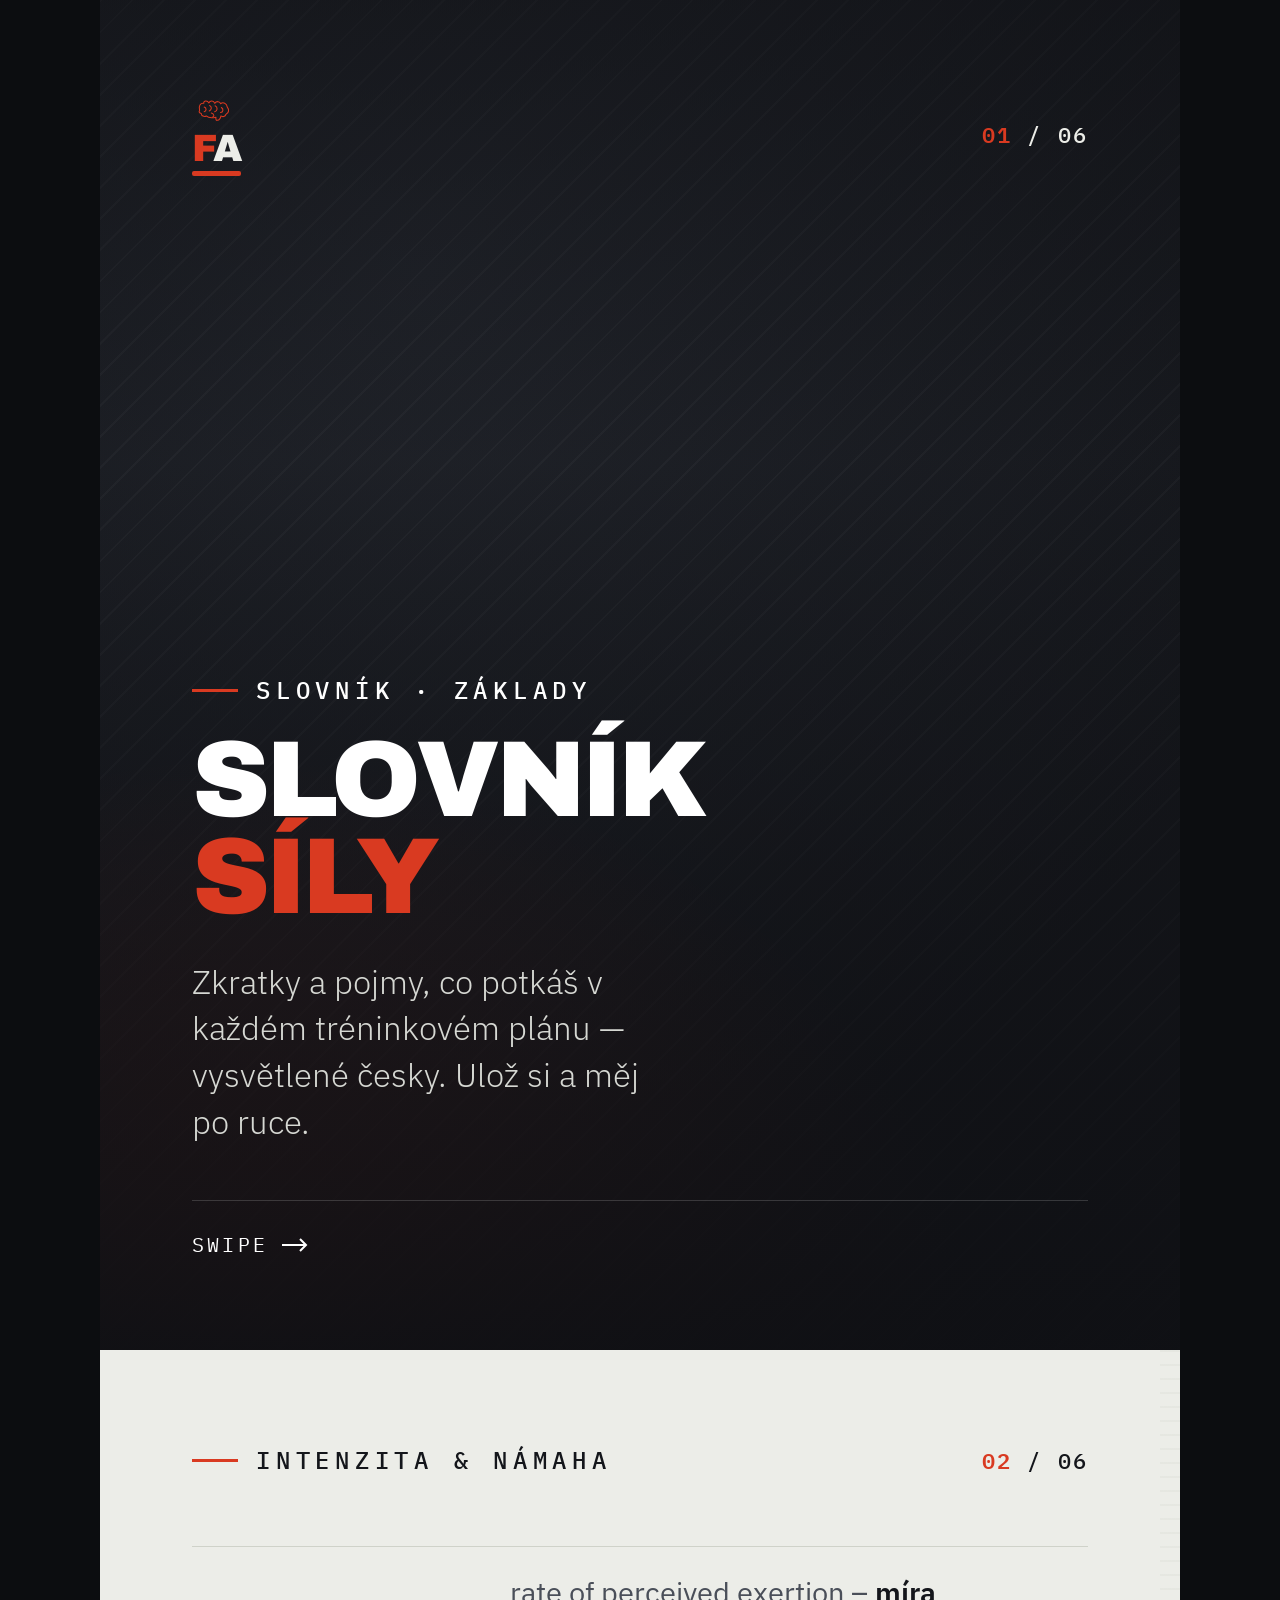
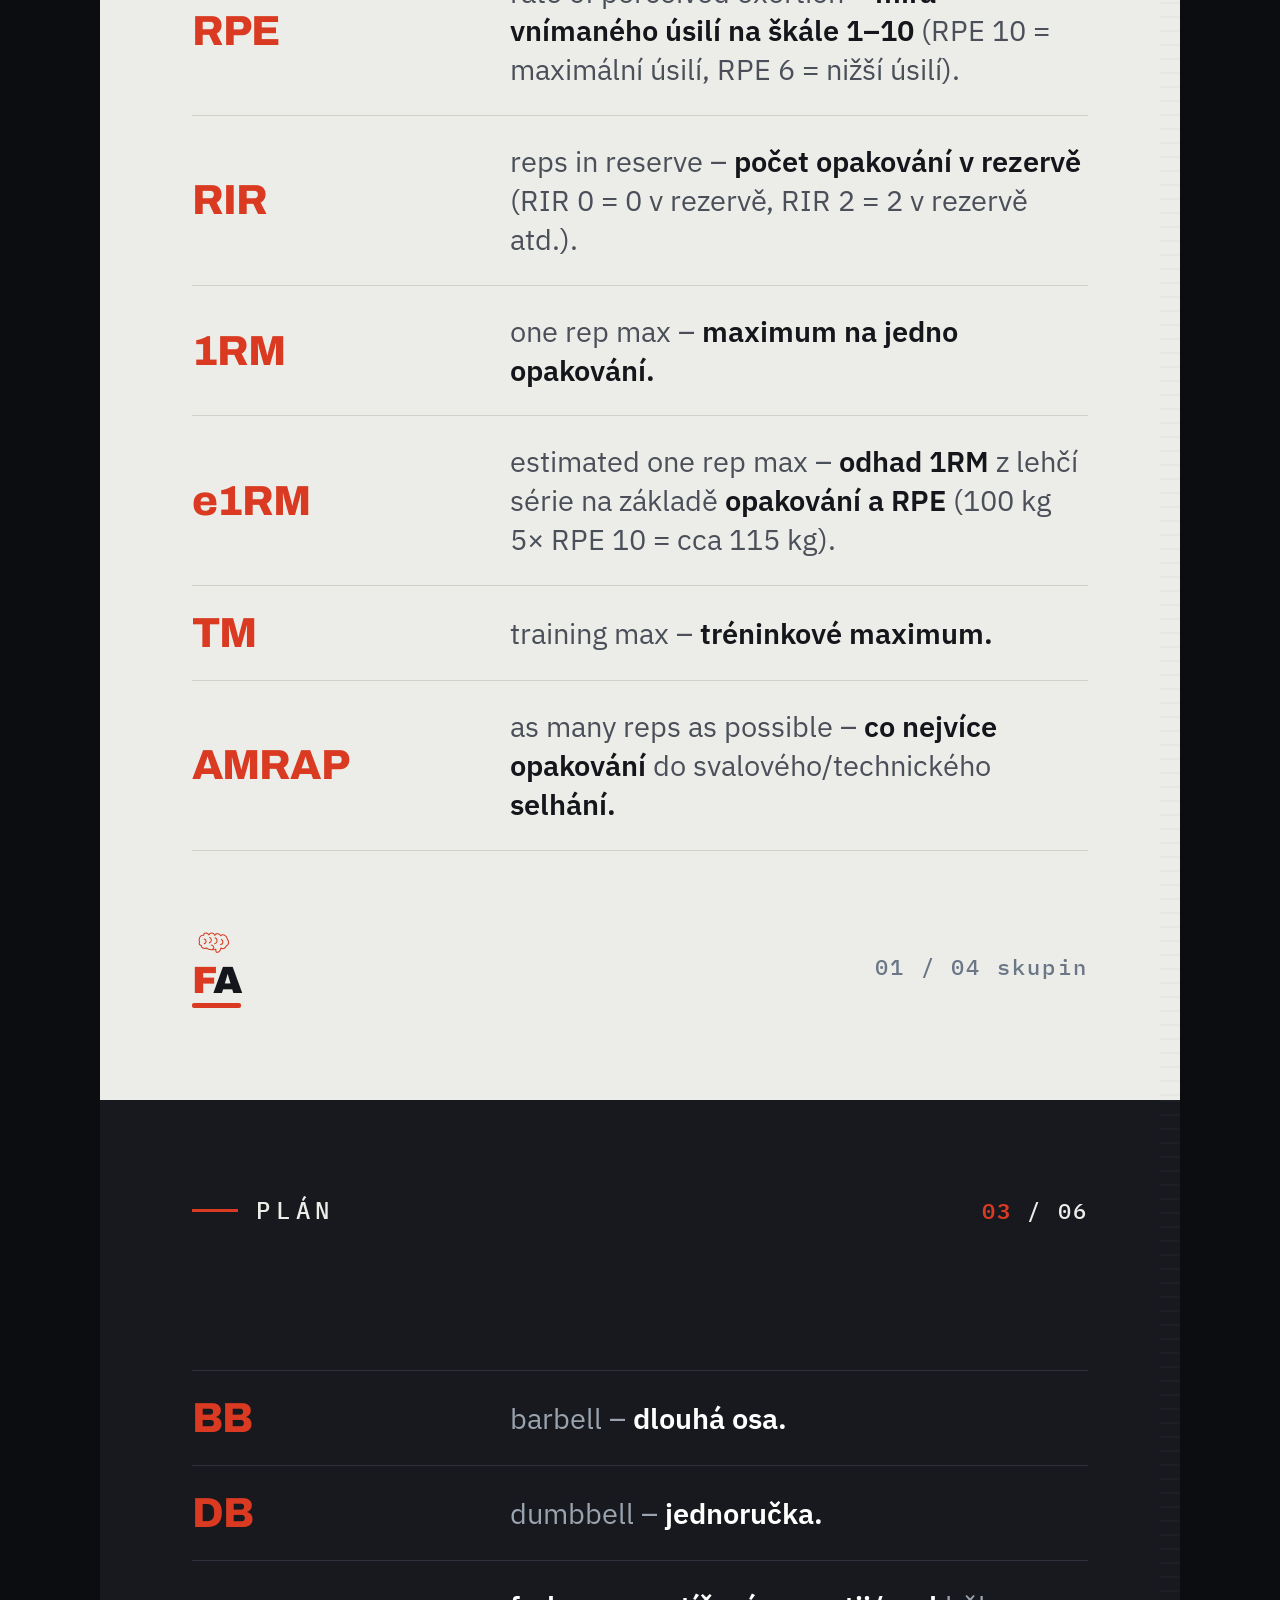
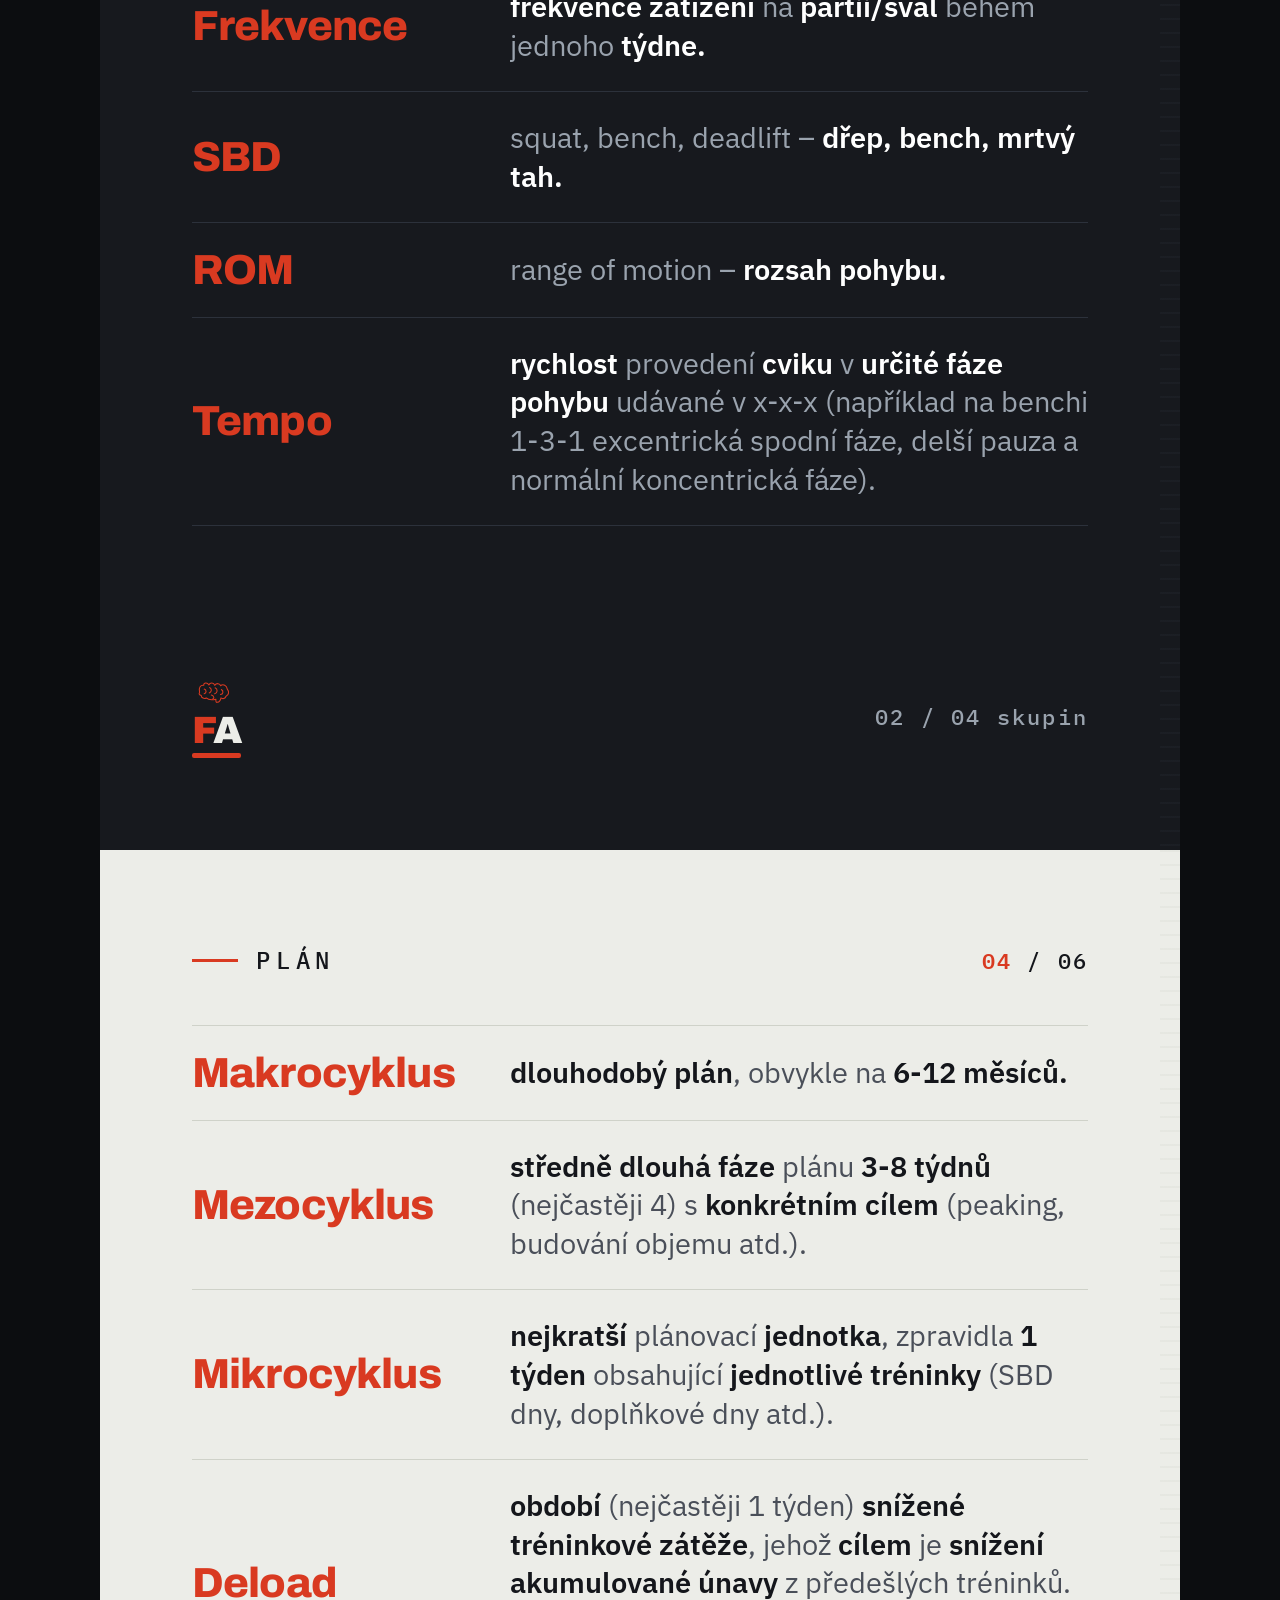
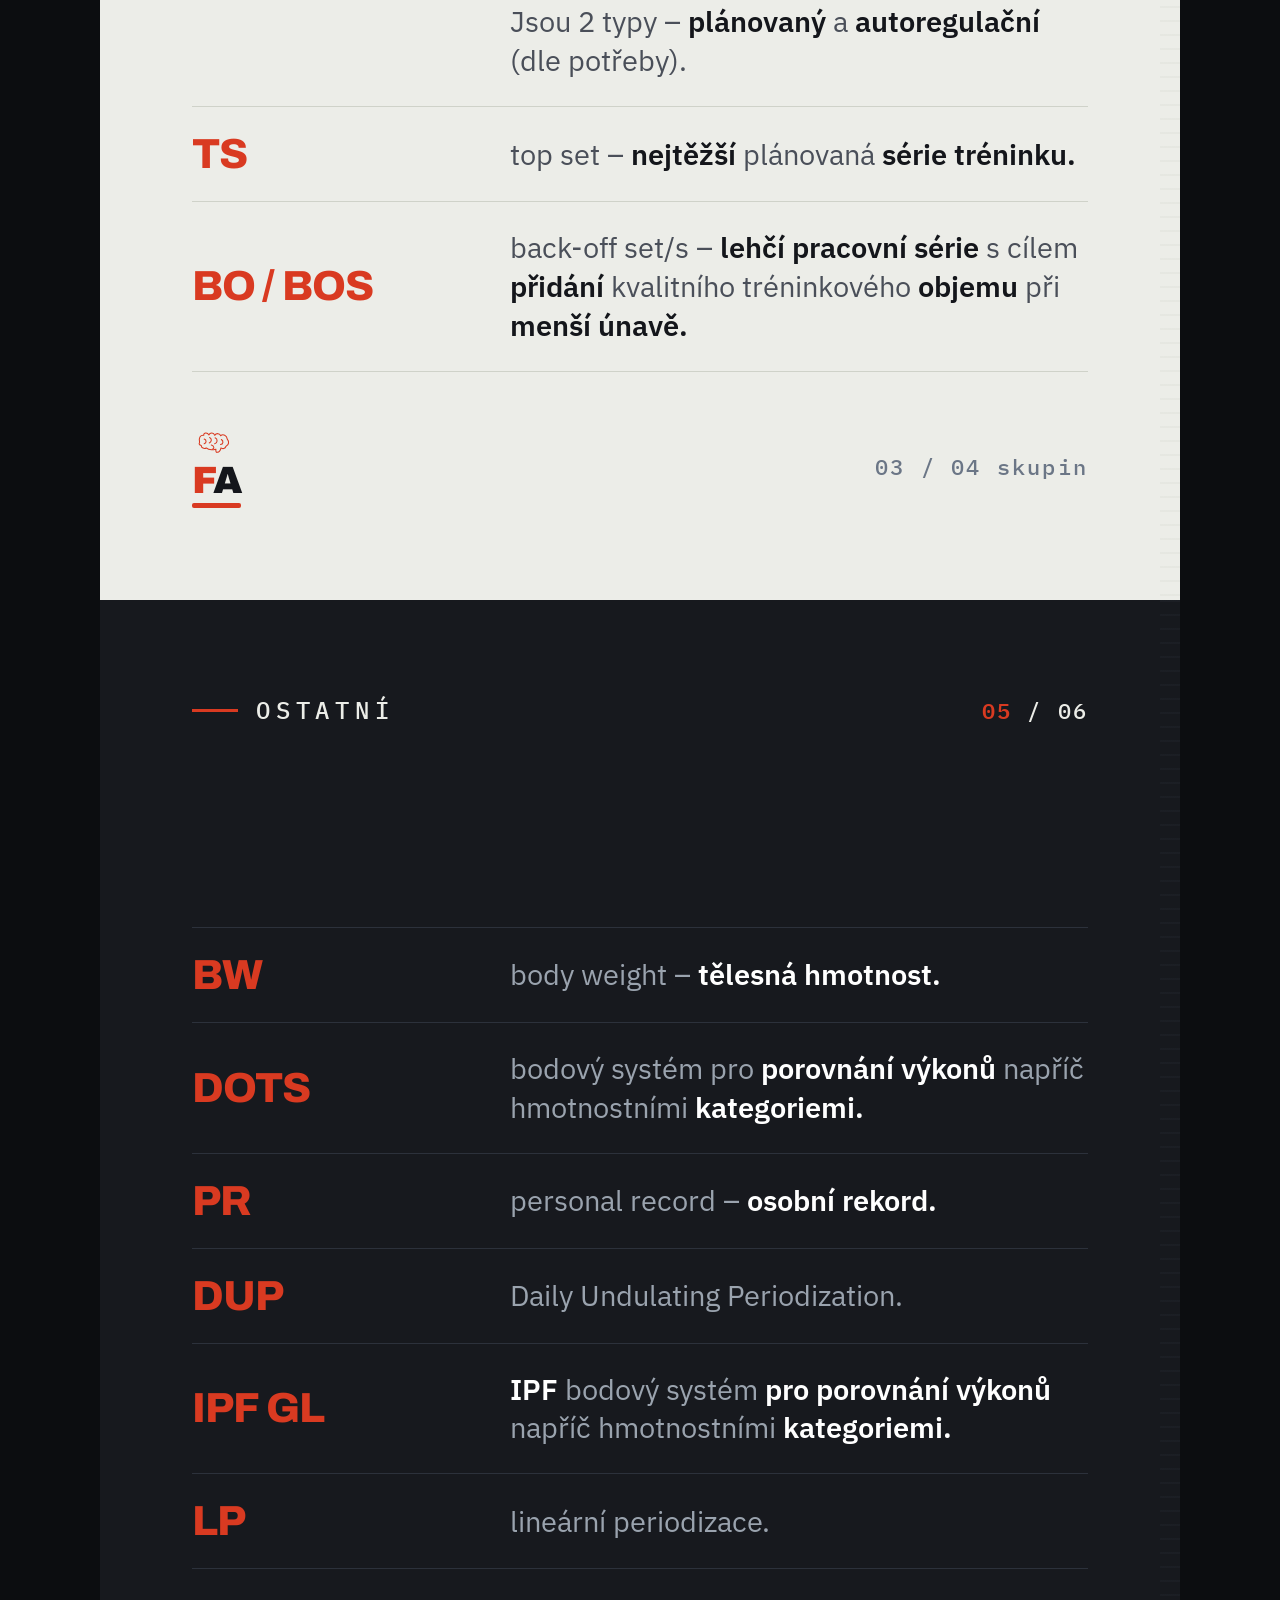
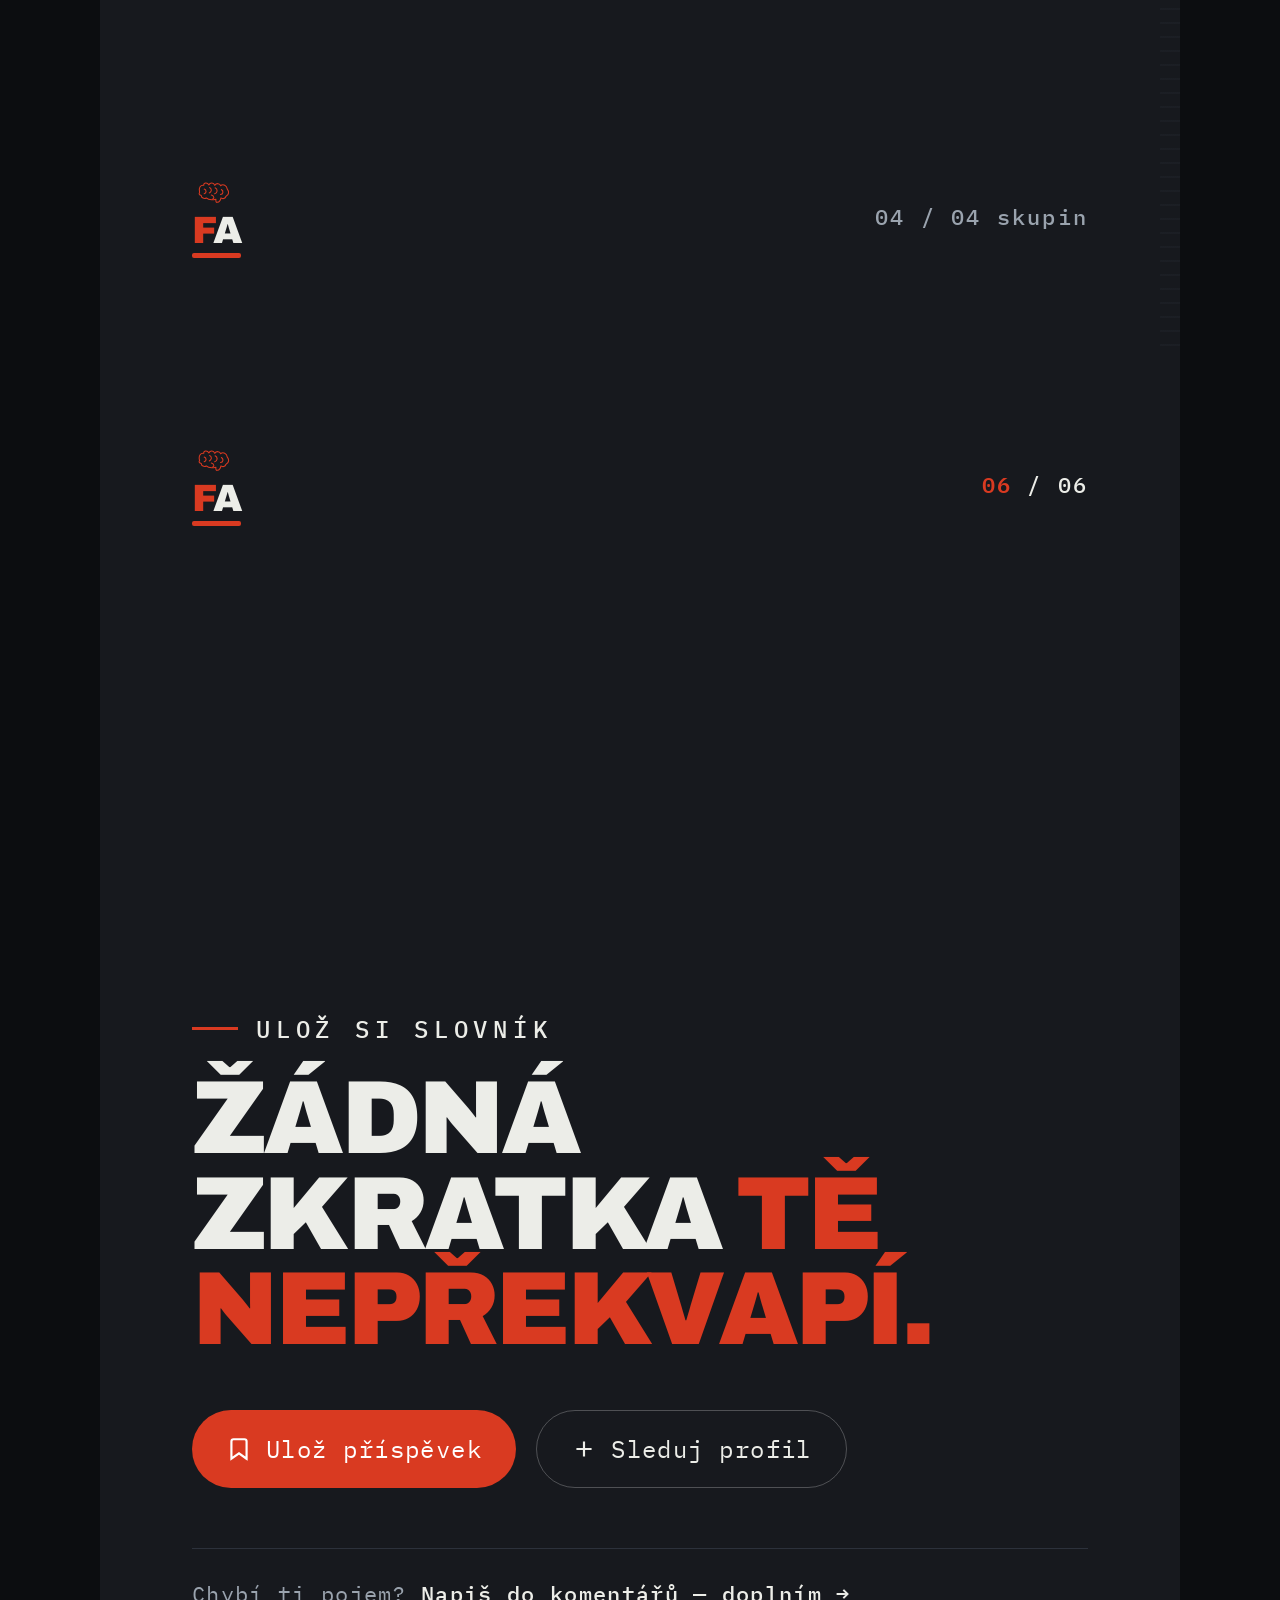
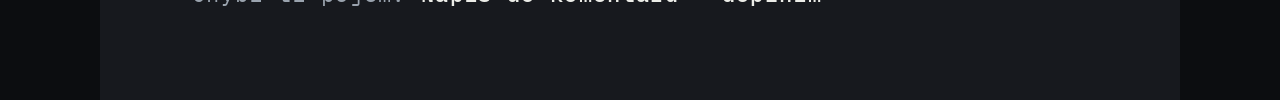
<file: editor/canva.html>
<!DOCTYPE html><html lang="cs"><head><meta charset="utf-8"/>
<link rel="preconnect" href="https://fonts.googleapis.com"/>
<link href="https://fonts.googleapis.com/css2?family=Archivo:wght@400;700;800;900&family=IBM+Plex+Mono:wght@400;500;600&family=IBM+Plex+Sans:wght@300;400;500;600;700&display=swap" rel="stylesheet"/>
<style>*{box-sizing:border-box}html,body{margin:0;padding:0}body{background:#0C0D10}
.slide{margin:0 auto;display:flex}
.grain::after{content:none!important;display:none!important;background:none!important}
/* =====================================================================
   CHALK & IRON — styly slajdů (1080×1350 / 1080×1080)
   Použité pro živý náhled i pro export do PNG.
   ===================================================================== */

:root {
  --iron:      #17191E;
  --iron-2:    #1F232B;
  --iron-line: #2C313B;
  --chalk:     #ECEDE8;
  --chalk-2:   #E1E3DC;
  --chalk-line:#CFD2C9;
  --ink:       #14161B;
  --ink-soft:  #4A4F59;
  --red:       #D93A21;
  --red-deep:  #B22E19;
  --steel:     #6B7686;
  --steel-lt:  #9AA3AE;
  --sand:      #C7A24B;
  --teal:      #3E8E9A;
  --pad: 92px;
}

/* ---------- SLIDE BASE (skutečných 1080×1350) ---------- */
.slide {
  width: 1080px; height: 1350px; position: relative; overflow: hidden;
  padding: var(--pad); display: flex; flex-direction: column;
  font-family: "IBM Plex Sans", system-ui, sans-serif;
  -webkit-font-smoothing: antialiased;
}
.slide.sq { width: 1080px; height: 1080px; }
.s-chalk { background: var(--chalk); color: var(--ink); }
.s-dark  { background: var(--iron);  color: var(--chalk); }

/* grain overlay */
.grain::after {
  content: ""; position: absolute; inset: 0; pointer-events: none; opacity: 0.5; mix-blend-mode: overlay;
  background-image: url("data:image/svg+xml,%3Csvg xmlns='http://www.w3.org/2000/svg' width='140' height='140'%3E%3Cfilter id='n'%3E%3CfeTurbulence type='fractalNoise' baseFrequency='0.9' numOctaves='2'/%3E%3C/filter%3E%3Crect width='100%25' height='100%25' filter='url(%23n)'/%3E%3C/svg%3E");
}

/* knurling edge motif */
.knurl { position: absolute; top: 0; bottom: 0; width: 20px; right: 0; }
.knurl-fill {
  position: absolute; inset: 0;
  background-image: repeating-linear-gradient(to bottom, currentColor 0 2px, transparent 2px 14px);
  opacity: 0.22;
}
.s-chalk .knurl { color: var(--chalk-line); }
.s-dark  .knurl { color: var(--iron-line); }

/* eyebrow */
.eyebrow { font-family: "IBM Plex Mono", monospace; font-size: 24px; font-weight: 500;
  letter-spacing: 0.24em; text-transform: uppercase; display: flex; align-items: center; gap: 18px; }
.eyebrow::before { content: ""; width: 46px; height: 3px; background: var(--red); flex: none; }
.s-chalk .eyebrow { color: var(--ink); }
.s-dark  .eyebrow { color: var(--chalk); }

/* rail */
.rail { font-family: "IBM Plex Mono", monospace; font-size: 22px; letter-spacing: 0.12em;
  text-transform: uppercase; display: flex; align-items: center; }
.s-chalk .rail { color: var(--steel); }
.s-dark  .rail { color: var(--steel-lt); }

/* brand lockup → čisté FA logo */
.brand { display: flex; align-items: center; gap: 16px; }
.brand-mark { display: inline-flex; flex-direction: column; align-items: flex-start; gap: 6px; flex: none; }
.brain-ico { width: 42px; height: auto; color: var(--red); flex: none; }
.brand-mark .fa { font-family: "Archivo", sans-serif; font-weight: 900; font-size: 38px;
  line-height: 0.9; letter-spacing: -0.05em; text-transform: uppercase; position: relative; padding-bottom: 10px; }
.brand-mark .fa i { font-style: normal; color: var(--red); }
.brand-mark .fa::after { content: ""; position: absolute; left: 0; bottom: 0; height: 5px; width: 100%;
  background: var(--red); border-radius: 2px; }

/* counter */
.counter { font-family: "IBM Plex Mono", monospace; font-size: 22px; font-weight: 500; letter-spacing: 0.1em; }
.counter b { color: var(--red); font-weight: 600; }

.head-row { display: flex; align-items: center; justify-content: space-between; }
.foot-row { display: flex; align-items: center; justify-content: space-between; margin-top: 44px; }
.spacer { flex: 1; }

/* ---------- COVER ---------- */
.s-cover { background: var(--iron); color: var(--chalk); padding: 0; }
.s-cover .bg { position: absolute; inset: 0;
  background:
    repeating-linear-gradient(135deg, rgba(255,255,255,0.03) 0 2px, transparent 2px 22px),
    radial-gradient(120% 100% at 30% 20%, #22252c 0%, #16181d 70%); }
.s-cover .photo { position: absolute; inset: 0; }
.s-cover .photo img { width: 100%; height: 100%; object-fit: cover; display: block;
  filter: grayscale(0.25) contrast(1.05); }
.s-cover .tint { position: absolute; inset: 0; background: var(--red); mix-blend-mode: multiply; opacity: 0.14; }
.s-cover .shade { position: absolute; inset: 0;
  background:
    linear-gradient(180deg, rgba(15,16,20,0.55) 0%, rgba(15,16,20,0.12) 34%, rgba(15,16,20,0.72) 78%, rgba(15,16,20,0.96) 100%),
    radial-gradient(120% 80% at 15% 100%, rgba(217,58,33,0.28) 0%, transparent 55%); }
.s-cover .cover-inner { position: absolute; inset: 0; padding: var(--pad); display: flex; flex-direction: column; }
.cover-top { display: flex; align-items: center; justify-content: space-between; }
.cover-body { margin-top: auto; }
.cover-body .eyebrow { color: #fff; margin-bottom: 26px; }
.cover-title { font-family: "Archivo"; font-weight: 900; font-size: 108px; line-height: 0.9;
  letter-spacing: -0.035em; text-transform: uppercase; margin: 0; color: #fff; }
.cover-title em { font-style: normal; color: var(--red); display: block; }
.cover-sub { font-size: 33px; line-height: 1.42; color: #D6D8D3; max-width: 24ch; margin: 32px 0 0; font-weight: 300; }
.cover-foot { margin-top: 54px; padding-top: 30px; border-top: 1px solid rgba(255,255,255,0.16); }
.swipe { display: inline-flex; align-items: center; gap: 12px; font-family: "IBM Plex Mono", monospace;
  font-size: 20px; letter-spacing: 0.16em; text-transform: uppercase; color: #fff; }
.swipe svg { width: 30px; height: 18px; }

/* ---------- CONCEPT / TEXT ---------- */
.slide-h { font-family: "Archivo"; font-weight: 800; font-size: 92px; line-height: 0.98;
  letter-spacing: -0.03em; margin: 46px 0 0; }
.slide-h .hl { color: var(--red); }
.body-copy { font-size: 35px; line-height: 1.55; color: var(--ink-soft); max-width: 30ch; margin: 40px 0 0; }
.s-dark .body-copy { color: var(--steel-lt); }
.callout { margin-top: auto; border-left: 4px solid var(--red); padding: 8px 0 8px 32px;
  background: linear-gradient(90deg, rgba(217,58,33,0.06), transparent); }
.callout .k { font-family: "IBM Plex Mono", monospace; font-size: 20px; letter-spacing: 0.16em; text-transform: uppercase; color: var(--steel); }
.callout .v { font-family: "Archivo"; font-weight: 700; font-size: 46px; line-height: 1.1; margin-top: 8px; letter-spacing: -0.02em; }
.s-chalk .callout .v { color: var(--ink); }
.s-dark  .callout .v { color: #fff; }

/* ---------- BIG STAT ---------- */
.s-stat { justify-content: center; }
.stat-num { font-family: "Archivo"; font-weight: 900; font-size: 340px; line-height: 0.82;
  letter-spacing: -0.05em; color: var(--red); margin: 24px 0; }
.stat-num small { font-size: 120px; color: var(--chalk); -webkit-text-stroke: 2px var(--iron-line); }
.stat-label { font-family: "Archivo"; font-weight: 700; font-size: 58px; line-height: 1.06; letter-spacing: -0.02em; max-width: 22ch; }
.stat-sub { font-family: "IBM Plex Mono", monospace; font-size: 24px; line-height: 1.5; color: var(--steel-lt); margin-top: 28px; max-width: 40ch; letter-spacing: 0.04em; }

/* ---------- CTA ---------- */
.cta-body { margin-top: auto; }
.cta-h { font-family: "Archivo"; font-weight: 900; font-size: 104px; line-height: 0.92; letter-spacing: -0.035em;
  text-transform: uppercase; margin: 0; }
.cta-h em { font-style: normal; color: var(--red); }
.cta-actions { display: flex; gap: 20px; margin-top: 52px; flex-wrap: wrap; }
.pill { display: inline-flex; align-items: center; gap: 14px; font-family: "IBM Plex Mono", monospace;
  font-size: 24px; letter-spacing: 0.06em; padding: 22px 34px; border-radius: 999px; }
.pill-solid { background: var(--red); color: #fff; }
.pill-ghost { border: 1px solid rgba(255,255,255,0.24); color: var(--chalk); }
.s-chalk .pill-ghost { border-color: var(--chalk-line); color: var(--ink); }
.pill svg { width: 26px; height: 26px; }
.cta-next { margin-top: 60px; padding-top: 30px; border-top: 1px solid var(--iron-line);
  font-family: "IBM Plex Mono", monospace; font-size: 22px; color: var(--steel-lt); letter-spacing: 0.06em; }
.s-chalk .cta-next { border-color: var(--chalk-line); color: var(--steel); }
.cta-next b { color: var(--chalk); font-weight: 500; }
.s-chalk .cta-next b { color: var(--ink); }

/* ---------- FACTS ---------- */
.facts { margin-top: 44px; display: flex; flex-direction: column; flex: 1; justify-content: center; }
.fact { display: grid; grid-template-columns: 300px 1fr; gap: 36px; align-items: center;
  padding: 40px 0; border-top: 1px solid var(--chalk-line); }
.fact:last-child { border-bottom: 1px solid var(--chalk-line); }
.s-dark .fact { border-color: var(--iron-line); }
.fact .fv { font-family: "Archivo"; font-weight: 900; font-size: 84px; line-height: 0.82;
  letter-spacing: -0.04em; color: var(--red); }
.fact .fv small { display: block; font-family: "IBM Plex Mono", monospace; font-weight: 500;
  font-size: 22px; color: var(--steel); letter-spacing: 0.06em; margin-top: 14px; text-transform: uppercase; }
.fact .ft { font-size: 33px; line-height: 1.4; }
.s-chalk .fact .ft { color: var(--ink); }
.s-dark  .fact .ft { color: #fff; }
.fact .ft b { font-weight: 600; }

/* ---------- TERM (jeden pojem) ---------- */
.term { margin-top: auto; margin-bottom: auto; }
.term-abbr { font-family: "Archivo"; font-weight: 900; font-size: 210px; line-height: 0.82;
  letter-spacing: -0.045em; color: var(--red); margin: 0; }
.term-full { font-family: "IBM Plex Mono", monospace; font-size: 32px; letter-spacing: 0.06em;
  text-transform: uppercase; margin: 18px 0 0; }
.s-chalk .term-full { color: var(--ink-soft); }
.s-dark  .term-full { color: var(--steel-lt); }
.term-def { font-size: 40px; line-height: 1.38; margin: 46px 0 0; max-width: 25ch; }
.s-chalk .term-def { color: var(--ink); }
.s-dark  .term-def { color: #fff; }
.term-eg { margin-top: 38px; border-left: 4px solid var(--red); padding: 8px 0 8px 30px;
  font-family: "IBM Plex Mono", monospace; font-size: 27px; line-height: 1.5; }
.s-chalk .term-eg { color: var(--steel); }
.s-dark  .term-eg { color: var(--steel-lt); }
.term-eg b { color: var(--red-deep); font-weight: 600; }
.s-dark .term-eg b { color: var(--red); }
.term-eg .k { display: block; font-size: 20px; letter-spacing: 0.18em; text-transform: uppercase;
  color: var(--steel); margin-bottom: 8px; }

/* ---------- GLOSÁŘ (víc pojmů / slide) ---------- */
.gloss { margin-top: 38px; display: flex; flex-direction: column; flex: 1; justify-content: center; }
.gloss-row { display: grid; grid-template-columns: 288px 1fr; gap: 30px; align-items: center;
  padding: 26px 0; border-top: 1px solid var(--chalk-line); }
.gloss-row:last-child { border-bottom: 1px solid var(--chalk-line); }
.gloss-abbr { font-family: "Archivo"; font-weight: 800; font-size: 42px; line-height: 1.0;
  letter-spacing: -0.02em; color: var(--red); }
.gloss-def { font-size: 29px; line-height: 1.34; color: var(--ink-soft); }
.gloss-def b { color: var(--ink); font-weight: 600; }
.s-dark .gloss-row { border-color: var(--iron-line); }
.s-dark .gloss-def { color: var(--steel-lt); }
.s-dark .gloss-def b { color: #fff; }
</style></head><body>
<div class="slide grain s-cover" data-document-role="page" data-label="Úvod">
      <div class="bg"></div><div class="shade"></div>
      <div class="cover-inner">
        <div class="cover-top"><div class="brand"><span class="brand-mark"><svg class="brain-ico" viewBox="0 0 200 160" fill="none" stroke="currentColor" stroke-width="5" stroke-linecap="round" stroke-linejoin="round"><path d="M36 88 C 30 66 40 52 56 54 C 54 40 74 38 80 52 C 86 40 104 40 108 54 C 116 42 134 44 136 56 C 148 46 166 54 168 72 C 178 84 176 100 162 106 C 158 118 146 120 138 114 C 136 126 128 136 120 134 C 116 138 112 130 114 120 C 98 124 78 124 68 114 C 58 120 44 114 44 102 C 34 100 32 94 36 88 Z"/><path d="M58 72 C 70 76 70 90 58 94"/><path d="M84 64 C 96 70 94 86 82 90"/><path d="M110 66 C 124 72 122 90 108 94"/><path d="M140 74 C 152 82 148 96 136 98"/><path d="M92 100 C 106 104 108 118 96 120"/></svg><span class="fa"><i>F</i>A</span></span></div><span class="counter"><b>01</b> / 06</span></div>
        <div class="cover-body">
          <div class="eyebrow">Slovník · Základy</div>
          <h2 class="cover-title">Slovník<em>síly</em></h2>
          <p class="cover-sub">Zkratky a pojmy, co potkáš v každém tréninkovém plánu — vysvětlené česky. Ulož si a měj po ruce.</p>
          <div class="cover-foot"><span class="swipe">Swipe <svg viewBox="0 0 30 18" fill="none" stroke="currentColor" stroke-width="2"><path d="M2 9h24M20 3l6 6-6 6"/></svg></span></div>
        </div>
      </div></div>
<div class="slide grain s-chalk" data-document-role="page" data-label="Intenzita & námaha">
      <div class="knurl"><div class="knurl-fill"></div></div>
      <div class="head-row"><div class="eyebrow">Intenzita &amp; námaha</div><span class="counter"><b>02</b> / 06</span></div>
      <div class="gloss">
        <div class="gloss-row"><div class="gloss-abbr">RPE</div><div class="gloss-def">rate of perceived exertion – <b>míra vnímaného úsilí na škále 1–10</b> (RPE 10 = maximální úsilí, RPE 6 = nižší úsilí).</div></div><div class="gloss-row"><div class="gloss-abbr">RIR</div><div class="gloss-def">reps in reserve – <b>počet opakování v rezervě</b> (RIR 0 = 0 v rezervě, RIR 2 = 2 v rezervě atd.).</div></div><div class="gloss-row"><div class="gloss-abbr">1RM</div><div class="gloss-def">one rep max – <b>maximum na jedno opakování.</b></div></div><div class="gloss-row"><div class="gloss-abbr">e1RM</div><div class="gloss-def">estimated one rep max – <b>odhad 1RM</b> z lehčí série na základě <b>opakování a RPE</b> (100 kg 5× RPE 10 = cca 115 kg).</div></div><div class="gloss-row"><div class="gloss-abbr">TM</div><div class="gloss-def">training max – <b>tréninkové maximum.</b></div></div><div class="gloss-row"><div class="gloss-abbr">AMRAP</div><div class="gloss-def">as many reps as possible – <b>co nejvíce opakování</b> do svalového/technického <b>selhání.</b></div></div>
      </div>
      <div class="foot-row"><div class="brand"><span class="brand-mark"><svg class="brain-ico" viewBox="0 0 200 160" fill="none" stroke="currentColor" stroke-width="5" stroke-linecap="round" stroke-linejoin="round"><path d="M36 88 C 30 66 40 52 56 54 C 54 40 74 38 80 52 C 86 40 104 40 108 54 C 116 42 134 44 136 56 C 148 46 166 54 168 72 C 178 84 176 100 162 106 C 158 118 146 120 138 114 C 136 126 128 136 120 134 C 116 138 112 130 114 120 C 98 124 78 124 68 114 C 58 120 44 114 44 102 C 34 100 32 94 36 88 Z"/><path d="M58 72 C 70 76 70 90 58 94"/><path d="M84 64 C 96 70 94 86 82 90"/><path d="M110 66 C 124 72 122 90 108 94"/><path d="M140 74 C 152 82 148 96 136 98"/><path d="M92 100 C 106 104 108 118 96 120"/></svg><span class="fa"><i>F</i>A</span></span></div><span class="counter" style="color:var(--steel)">01 / 04 skupin</span></div></div>
<div class="slide grain s-dark" data-document-role="page" data-label="Plán">
      <div class="knurl"><div class="knurl-fill"></div></div>
      <div class="head-row"><div class="eyebrow">Plán</div><span class="counter"><b>03</b> / 06</span></div>
      <div class="gloss">
        <div class="gloss-row"><div class="gloss-abbr">BB</div><div class="gloss-def">barbell – <b>dlouhá osa.</b></div></div><div class="gloss-row"><div class="gloss-abbr">DB</div><div class="gloss-def">dumbbell – <b>jednoručka.</b></div></div><div class="gloss-row"><div class="gloss-abbr">Frekvence</div><div class="gloss-def"><b>frekvence zatížení</b> na <b>partii/sval</b> během jednoho <b>týdne.</b></div></div><div class="gloss-row"><div class="gloss-abbr">SBD</div><div class="gloss-def">squat, bench, deadlift – <b>dřep, bench, mrtvý tah.</b></div></div><div class="gloss-row"><div class="gloss-abbr">ROM</div><div class="gloss-def">range of motion – <b>rozsah pohybu.</b></div></div><div class="gloss-row"><div class="gloss-abbr">Tempo</div><div class="gloss-def"><b>rychlost</b> provedení <b>cviku</b> v <b>určité fáze pohybu</b> udávané v x-x-x (například na benchi 1-3-1 excentrická spodní fáze, delší pauza a normální koncentrická fáze).</div></div>
      </div>
      <div class="foot-row"><div class="brand"><span class="brand-mark"><svg class="brain-ico" viewBox="0 0 200 160" fill="none" stroke="currentColor" stroke-width="5" stroke-linecap="round" stroke-linejoin="round"><path d="M36 88 C 30 66 40 52 56 54 C 54 40 74 38 80 52 C 86 40 104 40 108 54 C 116 42 134 44 136 56 C 148 46 166 54 168 72 C 178 84 176 100 162 106 C 158 118 146 120 138 114 C 136 126 128 136 120 134 C 116 138 112 130 114 120 C 98 124 78 124 68 114 C 58 120 44 114 44 102 C 34 100 32 94 36 88 Z"/><path d="M58 72 C 70 76 70 90 58 94"/><path d="M84 64 C 96 70 94 86 82 90"/><path d="M110 66 C 124 72 122 90 108 94"/><path d="M140 74 C 152 82 148 96 136 98"/><path d="M92 100 C 106 104 108 118 96 120"/></svg><span class="fa"><i>F</i>A</span></span></div><span class="counter" style="color:var(--steel-lt)">02 / 04 skupin</span></div></div>
<div class="slide grain s-chalk" data-document-role="page" data-label="Plán 2">
      <div class="knurl"><div class="knurl-fill"></div></div>
      <div class="head-row"><div class="eyebrow">Plán</div><span class="counter"><b>04</b> / 06</span></div>
      <div class="gloss">
        <div class="gloss-row"><div class="gloss-abbr">Makrocyklus</div><div class="gloss-def"><b>dlouhodobý plán</b>, obvykle na <b>6-12 měsíců.</b></div></div><div class="gloss-row"><div class="gloss-abbr">Mezocyklus</div><div class="gloss-def"><b>středně dlouhá fáze</b> plánu <b>3-8 týdnů</b> (nejčastěji 4) s <b>konkrétním cílem</b> (peaking, budování objemu atd.).</div></div><div class="gloss-row"><div class="gloss-abbr">Mikrocyklus</div><div class="gloss-def"><b>nejkratší</b> plánovací <b>jednotka</b>, zpravidla <b>1 týden</b> obsahující <b>jednotlivé tréninky</b> (SBD dny, doplňkové dny atd.).</div></div><div class="gloss-row"><div class="gloss-abbr">Deload</div><div class="gloss-def"><b>období</b> (nejčastěji 1 týden) <b>snížené tréninkové zátěže</b>, jehož <b>cílem</b> je <b>snížení akumulované únavy</b> z předešlých tréninků. Jsou 2 typy – <b>plánovaný</b> a <b>autoregulační</b> (dle potřeby).</div></div><div class="gloss-row"><div class="gloss-abbr">TS</div><div class="gloss-def">top set – <b>nejtěžší</b> plánovaná <b>série tréninku.</b></div></div><div class="gloss-row"><div class="gloss-abbr">BO / BOS</div><div class="gloss-def">back-off set/s – <b>lehčí pracovní série</b> s cílem <b>přidání</b> kvalitního tréninkového <b>objemu</b> při <b>menší únavě.</b></div></div>
      </div>
      <div class="foot-row"><div class="brand"><span class="brand-mark"><svg class="brain-ico" viewBox="0 0 200 160" fill="none" stroke="currentColor" stroke-width="5" stroke-linecap="round" stroke-linejoin="round"><path d="M36 88 C 30 66 40 52 56 54 C 54 40 74 38 80 52 C 86 40 104 40 108 54 C 116 42 134 44 136 56 C 148 46 166 54 168 72 C 178 84 176 100 162 106 C 158 118 146 120 138 114 C 136 126 128 136 120 134 C 116 138 112 130 114 120 C 98 124 78 124 68 114 C 58 120 44 114 44 102 C 34 100 32 94 36 88 Z"/><path d="M58 72 C 70 76 70 90 58 94"/><path d="M84 64 C 96 70 94 86 82 90"/><path d="M110 66 C 124 72 122 90 108 94"/><path d="M140 74 C 152 82 148 96 136 98"/><path d="M92 100 C 106 104 108 118 96 120"/></svg><span class="fa"><i>F</i>A</span></span></div><span class="counter" style="color:var(--steel)">03 / 04 skupin</span></div></div>
<div class="slide grain s-dark" data-document-role="page" data-label="Ostatní">
      <div class="knurl"><div class="knurl-fill"></div></div>
      <div class="head-row"><div class="eyebrow">Ostatní</div><span class="counter"><b>05</b> / 06</span></div>
      <div class="gloss">
        <div class="gloss-row"><div class="gloss-abbr">BW</div><div class="gloss-def">body weight – <b>tělesná hmotnost.</b></div></div><div class="gloss-row"><div class="gloss-abbr">DOTS</div><div class="gloss-def">bodový systém pro <b>porovnání výkonů</b> napříč hmotnostními <b>kategoriemi.</b></div></div><div class="gloss-row"><div class="gloss-abbr">PR</div><div class="gloss-def">personal record – <b>osobní rekord.</b></div></div><div class="gloss-row"><div class="gloss-abbr">DUP</div><div class="gloss-def">Daily Undulating Periodization.</div></div><div class="gloss-row"><div class="gloss-abbr">IPF GL</div><div class="gloss-def"><b>IPF</b> bodový systém <b>pro porovnání výkonů</b> napříč hmotnostními <b>kategoriemi.</b></div></div><div class="gloss-row"><div class="gloss-abbr">LP</div><div class="gloss-def">lineární periodizace.</div></div>
      </div>
      <div class="foot-row"><div class="brand"><span class="brand-mark"><svg class="brain-ico" viewBox="0 0 200 160" fill="none" stroke="currentColor" stroke-width="5" stroke-linecap="round" stroke-linejoin="round"><path d="M36 88 C 30 66 40 52 56 54 C 54 40 74 38 80 52 C 86 40 104 40 108 54 C 116 42 134 44 136 56 C 148 46 166 54 168 72 C 178 84 176 100 162 106 C 158 118 146 120 138 114 C 136 126 128 136 120 134 C 116 138 112 130 114 120 C 98 124 78 124 68 114 C 58 120 44 114 44 102 C 34 100 32 94 36 88 Z"/><path d="M58 72 C 70 76 70 90 58 94"/><path d="M84 64 C 96 70 94 86 82 90"/><path d="M110 66 C 124 72 122 90 108 94"/><path d="M140 74 C 152 82 148 96 136 98"/><path d="M92 100 C 106 104 108 118 96 120"/></svg><span class="fa"><i>F</i>A</span></span></div><span class="counter" style="color:var(--steel-lt)">04 / 04 skupin</span></div></div>
<div class="slide grain s-dark" data-document-role="page" data-label="Závěr">
      <div class="head-row"><div class="brand"><span class="brand-mark"><svg class="brain-ico" viewBox="0 0 200 160" fill="none" stroke="currentColor" stroke-width="5" stroke-linecap="round" stroke-linejoin="round"><path d="M36 88 C 30 66 40 52 56 54 C 54 40 74 38 80 52 C 86 40 104 40 108 54 C 116 42 134 44 136 56 C 148 46 166 54 168 72 C 178 84 176 100 162 106 C 158 118 146 120 138 114 C 136 126 128 136 120 134 C 116 138 112 130 114 120 C 98 124 78 124 68 114 C 58 120 44 114 44 102 C 34 100 32 94 36 88 Z"/><path d="M58 72 C 70 76 70 90 58 94"/><path d="M84 64 C 96 70 94 86 82 90"/><path d="M110 66 C 124 72 122 90 108 94"/><path d="M140 74 C 152 82 148 96 136 98"/><path d="M92 100 C 106 104 108 118 96 120"/></svg><span class="fa"><i>F</i>A</span></span></div><span class="counter"><b>06</b> / 06</span></div>
      <div class="cta-body">
        <div class="eyebrow" style="margin-bottom:26px">Ulož si slovník</div>
        <h2 class="cta-h">Žádná zkratka <em>tě nepřekvapí.</em></h2>
        <div class="cta-actions">
          <span class="pill pill-solid"><svg viewBox="0 0 24 24" fill="none" stroke="currentColor" stroke-width="2"><path d="M19 21l-7-5-7 5V5a2 2 0 012-2h10a2 2 0 012 2z"/></svg> Ulož příspěvek</span>
          <span class="pill pill-ghost"><svg viewBox="0 0 24 24" fill="none" stroke="currentColor" stroke-width="2"><path d="M12 5v14M5 12h14"/></svg> Sleduj profil</span>
        </div>
        <div class="cta-next">Chybí ti pojem? <b>Napiš do komentářů — doplním →</b></div>
      </div></div>
</body></html>
</file>
<file: css/style.css>
:root {
  --green: #2e7d32;
  --green-d: #1b5e20;
  --bg: #f4f6f2;
  --card: #ffffff;
  --text: #1f2421;
  --muted: #6b7280;
  --border: #e2e6df;
  --good: #2e7d32;
  --ok: #558b2f;
  --warn: #ef6c00;
  --bad: #c62828;
  --radius: 14px;
  --shadow: 0 2px 10px rgba(0, 0, 0, 0.06);
}

* { box-sizing: border-box; }

body {
  margin: 0;
  font-family: system-ui, -apple-system, "Segoe UI", Roboto, sans-serif;
  background: var(--bg);
  color: var(--text);
  line-height: 1.5;
}

.wrap { width: 100%; max-width: 720px; margin: 0 auto; padding: 0 16px; }

.app-header {
  background: linear-gradient(135deg, var(--green), var(--green-d));
  color: #fff;
  padding: 22px 0 18px;
  box-shadow: var(--shadow);
}
.app-header h1 { margin: 0; font-size: 1.5rem; }
.subtitle { margin: 4px 0 0; opacity: 0.92; font-size: 0.92rem; }

main { padding: 18px 0 40px; }

.card {
  background: var(--card);
  border: 1px solid var(--border);
  border-radius: var(--radius);
  padding: 18px;
  margin-bottom: 16px;
  box-shadow: var(--shadow);
}
.card h2 { margin: 0 0 14px; font-size: 1.1rem; color: var(--green-d); }

.field { margin-bottom: 14px; }
.field:last-child { margin-bottom: 0; }
label { display: block; font-weight: 600; font-size: 0.9rem; margin-bottom: 6px; }

input[type="number"], select {
  width: 100%;
  padding: 11px 12px;
  font-size: 1rem;
  border: 1px solid var(--border);
  border-radius: 10px;
  background: #fff;
  color: var(--text);
}
input:focus, select:focus { outline: 2px solid var(--green); border-color: var(--green); }

.row { display: flex; gap: 12px; }
.row .field { flex: 1; }

.hidden { display: none !important; }
.muted { color: var(--muted); font-size: 0.88rem; }
.note { font-size: 0.9rem; color: var(--muted); margin: 8px 0 0; }
.hint { color: var(--green); cursor: help; font-weight: normal; }

/* segmentovaný přepínač */
.seg { display: flex; border: 1px solid var(--border); border-radius: 10px; overflow: hidden; }
.seg button {
  flex: 1; padding: 10px; border: 0; background: #fff; color: var(--text);
  font-size: 0.9rem; cursor: pointer;
}
.seg button.active { background: var(--green); color: #fff; font-weight: 600; }

/* měření */
.measure { border: 1px dashed var(--border); border-radius: 10px; padding: 14px; margin: 0 0 14px; }
.measure legend { font-weight: 700; font-size: 0.95rem; padding: 0 6px; }
.chk { display: inline-flex; align-items: center; gap: 8px; font-weight: 700; margin: 0; }
.chk input { width: auto; }

.counts { display: flex; flex-direction: column; gap: 8px; margin-bottom: 10px; }
.count-row { display: flex; gap: 8px; }
.count-row input { flex: 1; }

.btn-del {
  border: 1px solid var(--border); background: #fff; color: var(--bad);
  border-radius: 10px; width: 44px; cursor: pointer; font-size: 0.9rem;
}
.btn-del:hover { background: #fdecea; }

.btn-ghost {
  border: 1px dashed var(--green); background: #fff; color: var(--green);
  padding: 9px 14px; border-radius: 10px; cursor: pointer; font-size: 0.9rem; font-weight: 600;
}
.btn-ghost:hover { background: #eef5ee; }
.btn-ghost.danger { border-color: var(--bad); color: var(--bad); margin-top: 12px; }
.btn-ghost.danger:hover { background: #fdecea; }

.btn-primary {
  display: block; width: 100%; margin-top: 16px;
  background: var(--green); color: #fff; border: 0; padding: 13px;
  border-radius: 10px; font-size: 1rem; font-weight: 700; cursor: pointer;
}
.btn-primary:hover { background: var(--green-d); }

/* výsledky */
.results { border: 2px solid var(--green); }
.result-grid { display: grid; grid-template-columns: 1fr 1fr; gap: 12px; }
.result-box {
  background: var(--bg); border-radius: 12px; padding: 14px;
  display: flex; flex-direction: column; gap: 2px;
}
.result-label { font-size: 0.82rem; color: var(--muted); font-weight: 600; }
.result-value { font-size: 1.5rem; font-weight: 800; color: var(--green-d); }
.result-value small { font-size: 0.8rem; font-weight: 600; color: var(--muted); }
.result-sub { font-size: 0.85rem; color: var(--muted); }

.result-total {
  margin-top: 12px; padding: 14px 16px; border-radius: 12px;
  background: linear-gradient(135deg, var(--green), var(--green-d)); color: #fff;
  display: flex; flex-direction: column; gap: 2px;
}
.result-total .result-label { color: rgba(255, 255, 255, 0.85); }
.result-total .result-value { color: #fff; }
.result-total .result-value small { color: rgba(255, 255, 255, 0.85); }

.verdict {
  margin-top: 14px; padding: 12px 14px; border-radius: 10px;
  font-weight: 700; text-align: center; background: var(--bg); color: var(--text);
}
.verdict.good { background: #e6f4e6; color: var(--good); }
.verdict.ok   { background: #eef5e3; color: var(--ok); }
.verdict.warn { background: #fff3e0; color: var(--warn); }
.verdict.bad  { background: #fdecea; color: var(--bad); }

/* historie */
.history { display: flex; flex-direction: column; gap: 8px; }
.hist-item {
  display: flex; justify-content: space-between; align-items: center;
  background: var(--bg); border-radius: 10px; padding: 10px 12px;
}
.hist-item .btn-del { width: 38px; }

/* metodika */
.info ol { margin: 0 0 12px; padding-left: 20px; }
.info li { margin-bottom: 6px; }
.formula {
  background: var(--bg); padding: 12px; border-radius: 10px;
  font-family: "SF Mono", Menlo, Consolas, monospace; font-size: 0.85rem;
  overflow-x: auto;
}

.foot { padding: 0 16px 30px; text-align: center; color: var(--muted); font-size: 0.82rem; }

@media (max-width: 420px) {
  .result-grid { grid-template-columns: 1fr; }
  .result-value { font-size: 1.35rem; }
}
</file>
